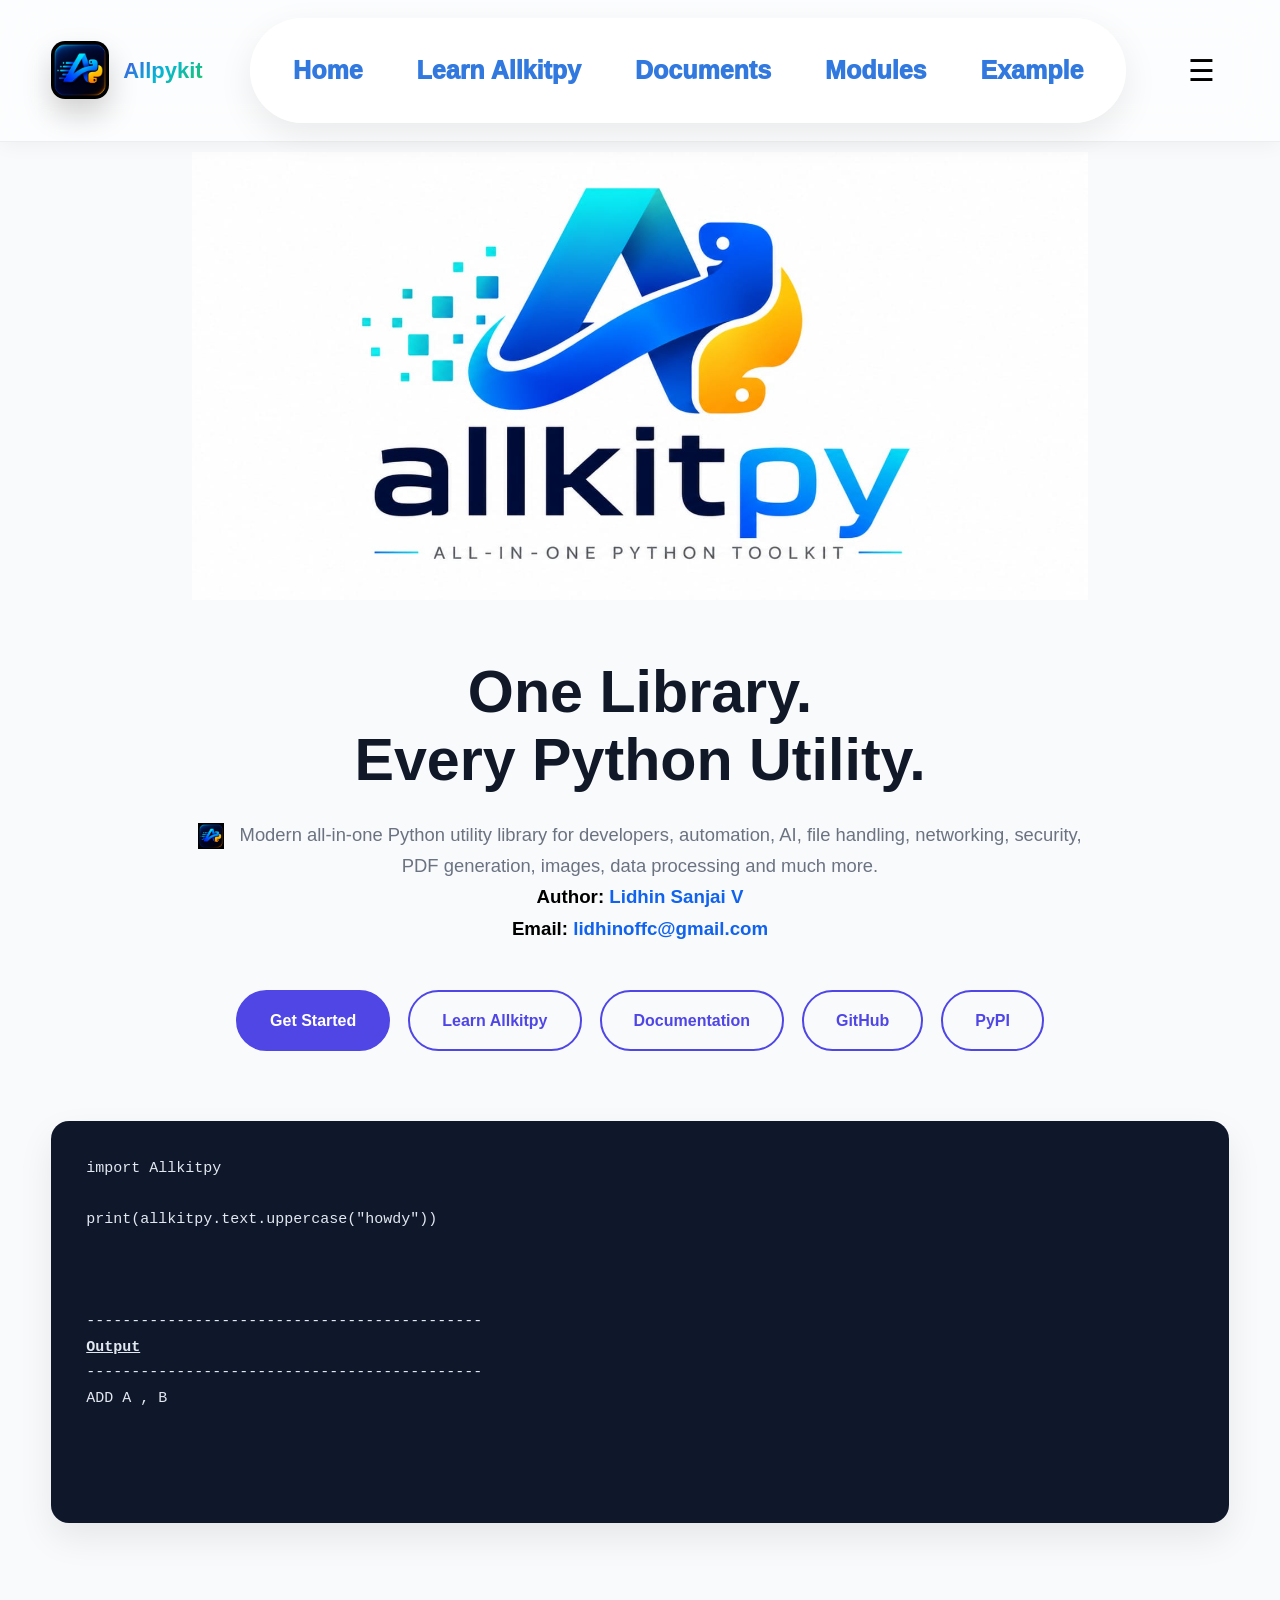
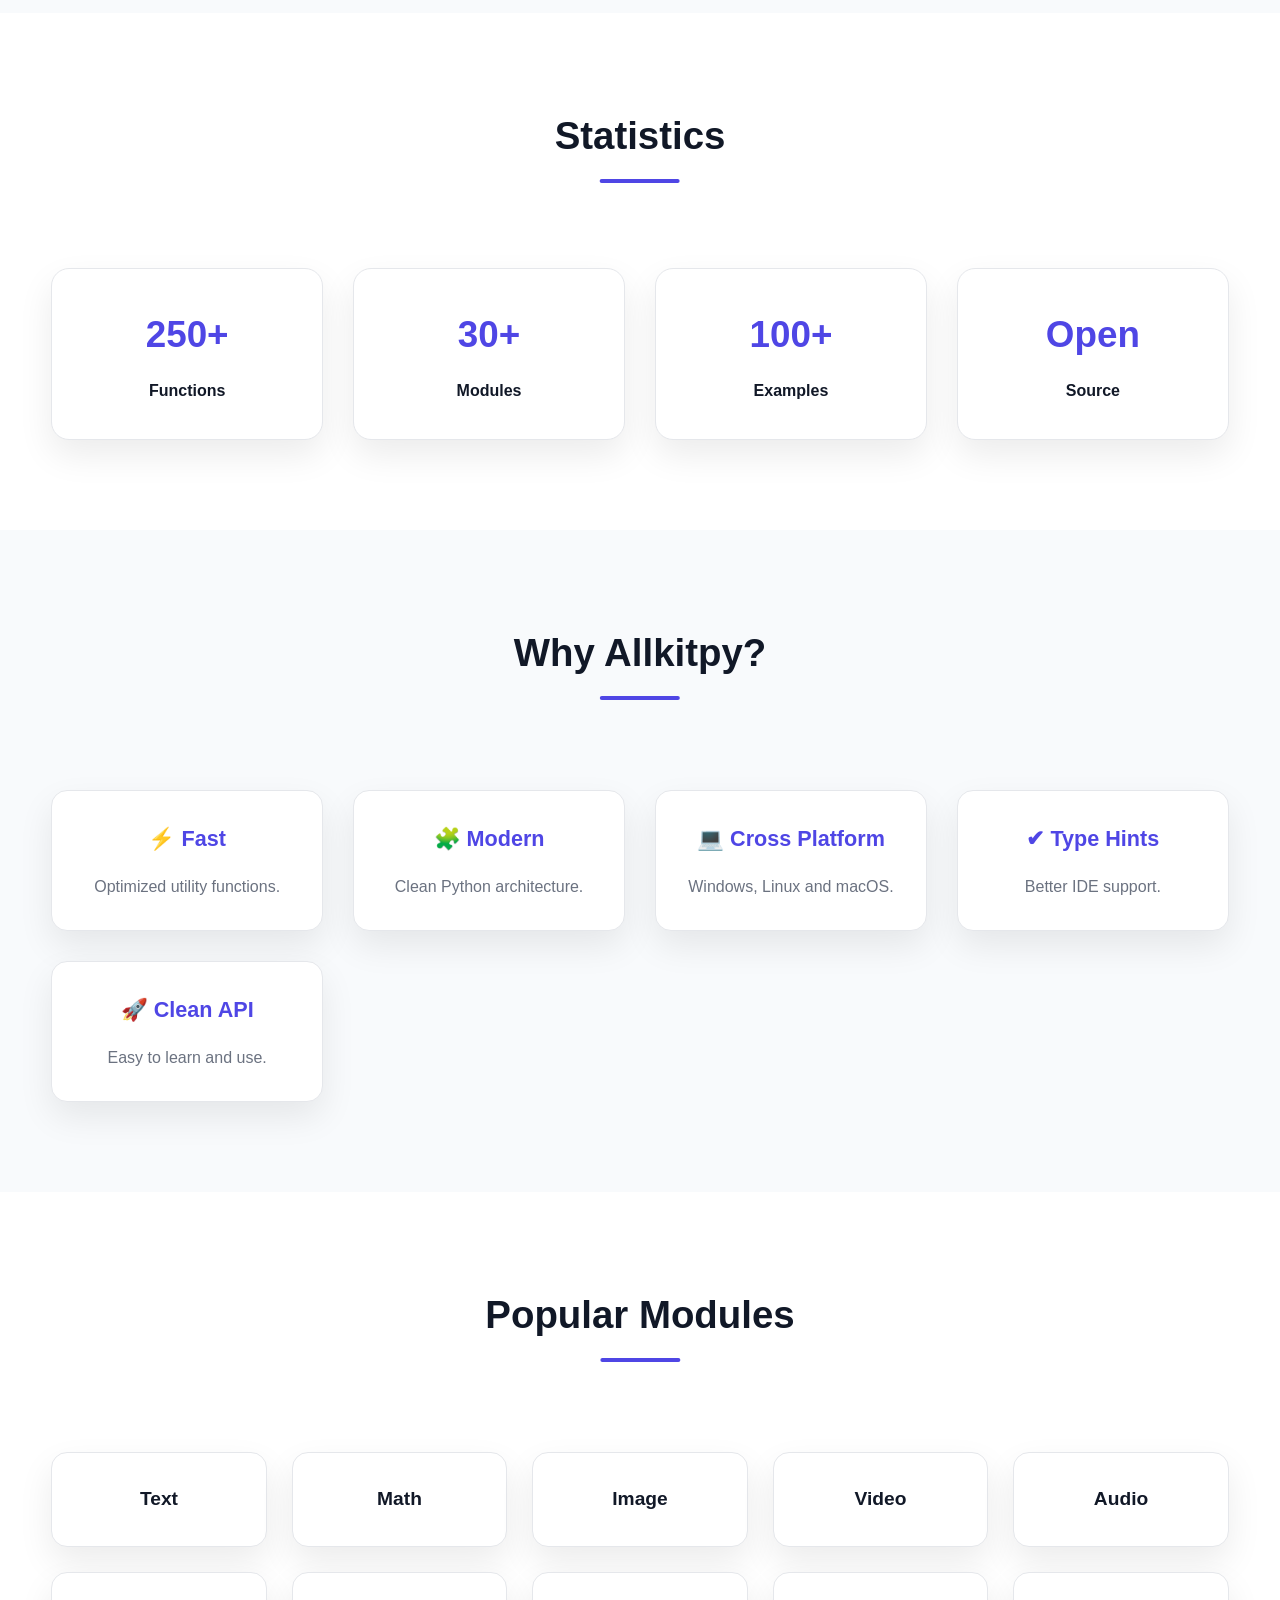
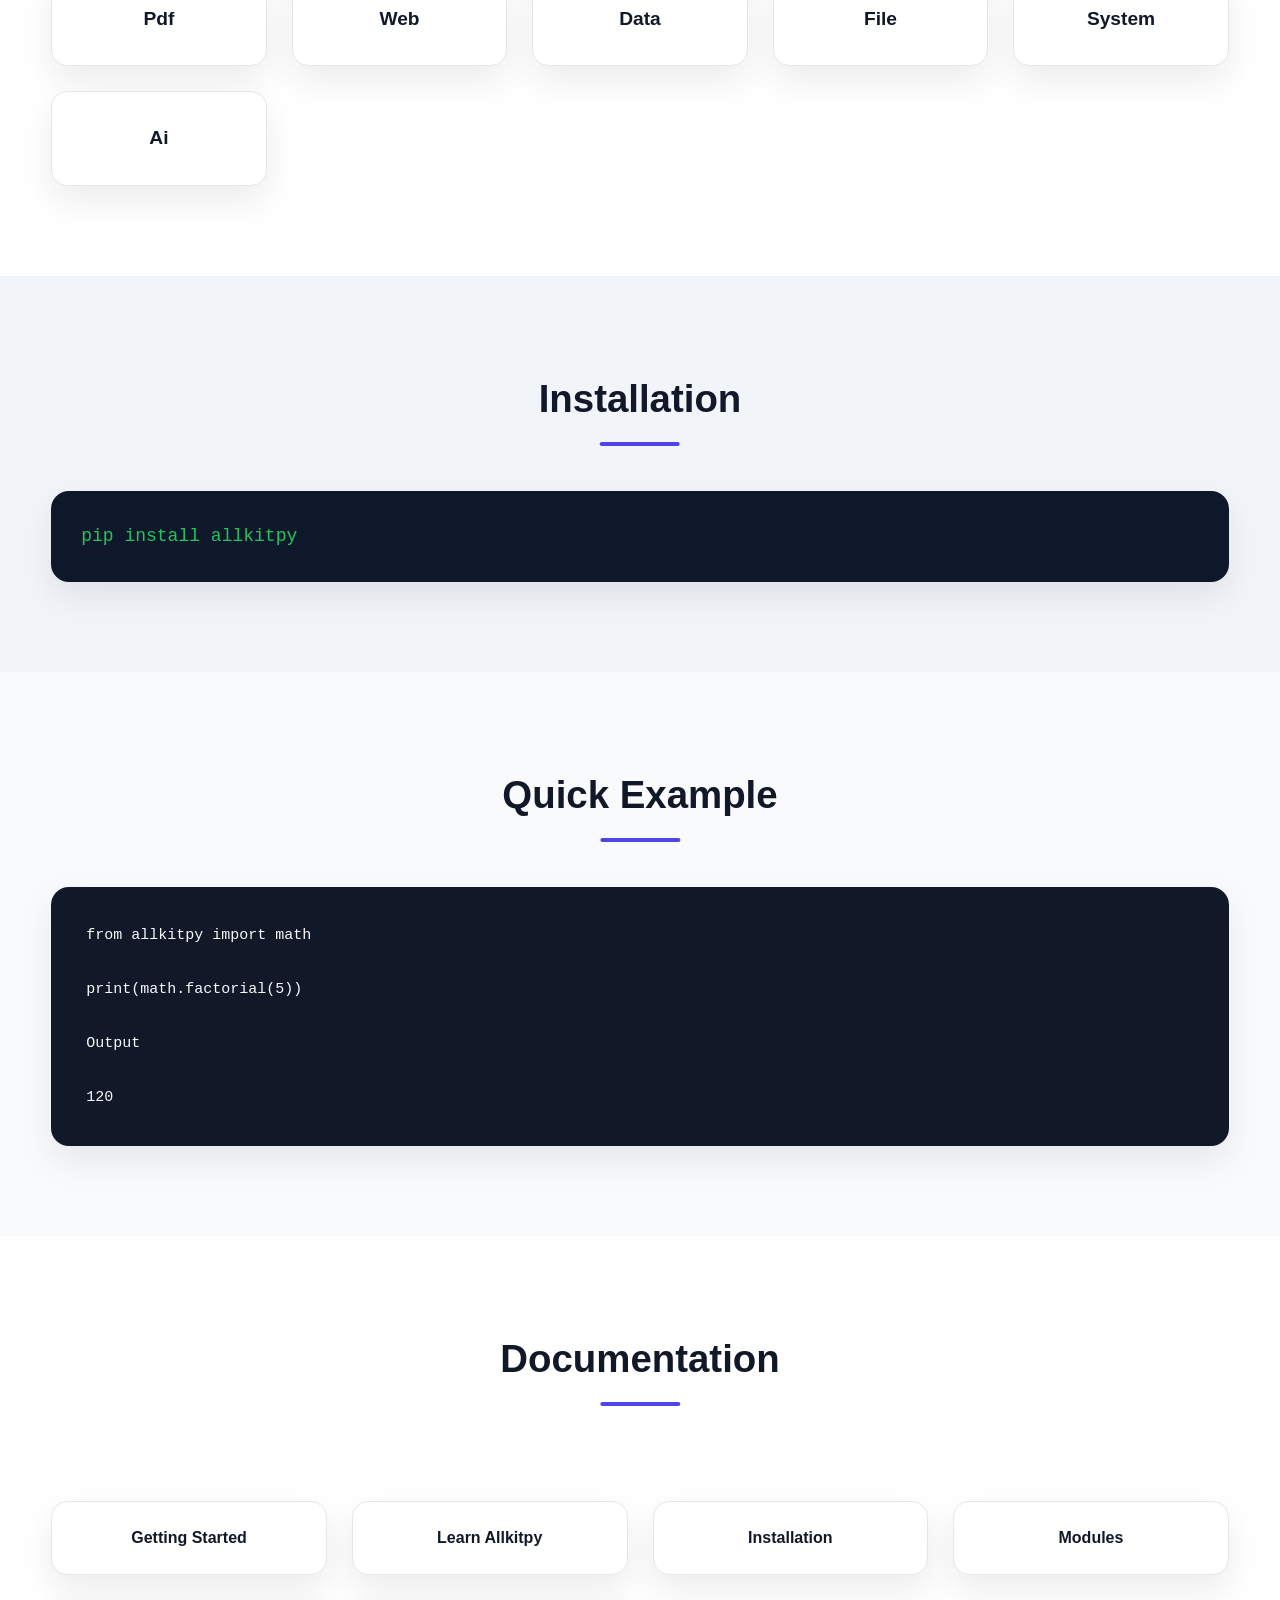
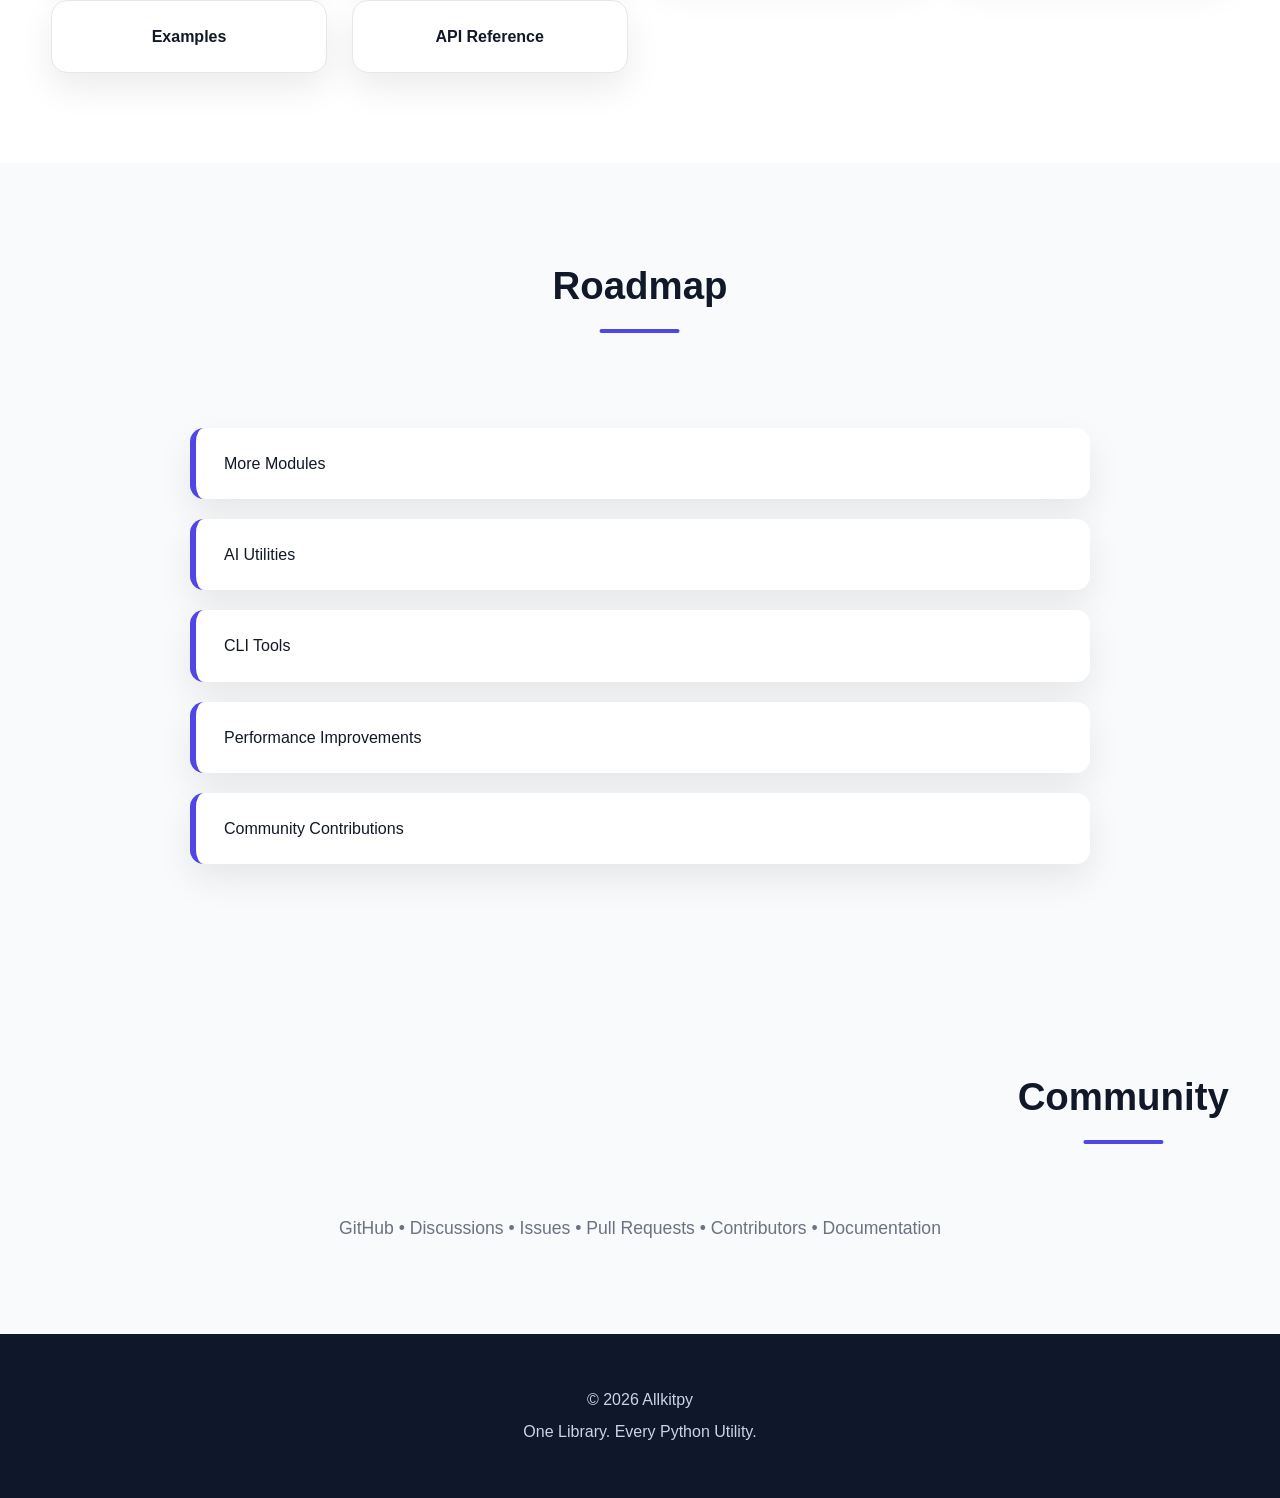
<file: index.html>
<!DOCTYPE html>
<html lang="en">

<head>

    <meta charset="UTF-8">
    <meta name="viewport"
          content="width=device-width, initial-scale=1.0">

    <title>Allkitpy | One Library. Every Python Utility.</title>

    <meta name="description"
          content="Modern all-in-one Python utility library with hundreds of useful functions for developers.">

    <link rel="icon" href="images/icon.png">

    <link rel="stylesheet"
          href="style.css">

</head>

<body>

<header class="header">

    <div class="header-inner">

        <a class="brand" href="#">
            <img src="images/icon.png" alt="Allpykit">
            <span>Allpykit</span>
        </a>

        <nav class="nav">

            <a class="nav-item" href="#home">Home</a>
            <a class="nav-item" href="examples.html">Learn Allkitpy</a>


            <a class="nav-item" href="#docs">Documents</a>
            <a class="nav-item" href="#modules">Modules</a>
            <a class="nav-item" href="examples.html">Example</a>
            <!-- <a class="nav-item" href="#roadmap">Roadmap</a> -->

        </nav>

        <button class="menu-btn">☰</button>

    </div>

</header>
<!-- ===================================================== -->
<!-- Logo -->
<!-- ===================================================== -->

<section class="logo-section">

    <img src="images/logo.jpeg"
         alt="Allkitpy Logo"
         class="main-logo">

</section>

<!-- ===================================================== -->
<!-- Hero -->
<!-- ===================================================== -->

<section
id="home"
class="hero">

    <div class="container">

        <h1>

            One Library.
            <br>
            Every Python Utility.

        </h1>

        <p>

            <img src="images/icon.png"
                 class="inline-icon"
                 alt="">

            Modern all-in-one Python utility library for
            developers, automation, AI, file handling,
            networking, security, PDF generation,
            images, data processing and much more.<br>
           <h3>
    <span style="color: rgb(0, 0, 0);">Author:</span>
    <b style="color: rgb(17, 98, 237);">Lidhin Sanjai V</b>
    <br>
    <span style="color: black;">Email:</span>
    <b style="color: rgb(17, 98, 237);">lidhinoffc@gmail.com</b>
</h3>

             
            
             
        </p>

        <div class="hero-buttons">

            <a href="#installation"
               class="btn primary">

                Get Started

            </a>

            <a href="examples.html "class="btn">Learn Allkitpy</a>


            <a href="#docs"
               class="btn">

                Documentation

            </a>

            <a href="#"
               class="btn">

                GitHub

            </a>

            <a href="#"
               class="btn">

                PyPI

            </a>

        </div>

        <div class="code-preview">

<pre><code>import Allkitpy

print(allkitpy.text.uppercase("howdy"))
<!-- print(allkitpy.math.add(10, 5)) -->


--------------------------------------------
<b><u>Output</u></b>
--------------------------------------------
ADD A , B
<!-- 15 -->


</code></pre>

        </div>

    </div>

</section>

<!-- ===================================================== -->
<!-- Statistics -->
<!-- ===================================================== -->

<section class="stats">

    <div class="container">

        <h2>

            Statistics

        </h2>

        <div class="stats-grid">

            <div>

                <h3>250+</h3>

                <p>Functions</p>

            </div>

            <div>

                <h3>30+</h3>

                <p>Modules</p>

            </div>

            <div>

                <h3>100+</h3>

                <p>Examples</p>

            </div>

            <div>

                <h3>Open</h3>

                <p>Source</p>

            </div>

        </div>

    </div>

</section>

<!-- ===================================================== -->
<!-- Why -->
<!-- ===================================================== -->

<section>

    <div class="container">

        <h2>

            Why Allkitpy?

        </h2>

        <div class="features">

            <div class="card">

                <h3>⚡ Fast</h3>

                <p>Optimized utility functions.</p>

            </div>

            <div class="card">

                <h3>🧩 Modern</h3>

                <p>Clean Python architecture.</p>

            </div>

            <div class="card">

                <h3>💻 Cross Platform</h3>

                <p>Windows, Linux and macOS.</p>

            </div>

            <div class="card">

                <h3>✔ Type Hints</h3>

                <p>Better IDE support.</p>

            </div>

            <div class="card">

                <h3>🚀 Clean API</h3>

                <p>Easy to learn and use.</p>

            </div>

        </div>

    </div>

</section>

<!-- ===================================================== -->
<!-- Modules -->
<!-- ===================================================== -->

<section
id="modules">

    <div class="container">

        <h2>

            Popular Modules

        </h2>

        <div class="module-grid">

            <!-- <a class="nav-item" href="examples.html">Documents</a> -->
            <!-- <div class="card" href="examples.html"> Text</div> -->
           <!-- <a href="text.html" style="text-decoration: none; color: inherit;"><div class="card">Text</div>
</a> -->
           <div class="card" onclick="window.location.href='text.html';">Text</div>
           <div class="card" onclick="window.location.href='math.html';">Math</div>

            <!-- <div class="card">Math</div> -->
           <div class="card" onclick="window.location.href='image.html';">Image</div>
           <div class="card" onclick="window.location.href='video.html';">Video</div>
           <div class="card" onclick="window.location.href='audio.html';">Audio</div>
           <div class="card" onclick="window.location.href='pdf.html';">Pdf</div>
           <div class="card" onclick="window.location.href='web.html';">Web</div>
           <div class="card" onclick="window.location.href='data.html';">Data</div>
           <div class="card" onclick="window.location.href='file.html';">File</div>
           <div class="card" onclick="window.location.href='system.html';">System</div>
           <div class="card" onclick="window.location.href='ai.html';">Ai</div>





            <!-- <div class="card">File</div>

            <div class="card">PDF</div>

            <div class="card">Image</div>

            <div class="card">CSV</div>

            <div class="card">JSON</div>

            <div class="card">AI</div>

            <div class="card">Security</div> -->

        </div>

    </div>

</section>

<!-- ===================================================== -->
<!-- Installation -->
<!-- ===================================================== -->

<section
id="installation">

    <div class="container">

        <h2>

            Installation

        </h2>

<pre><code>pip install allkitpy</code></pre>

    </div>

</section>

<!-- ===================================================== -->
<!-- Example -->
<!-- ===================================================== -->

<section
id="examples">

    <div class="container">

        <h2>

            Quick Example

        </h2>

<pre><code>from allkitpy import math

print(math.factorial(5))

Output

120</code></pre>

    </div>

</section>

<!-- ===================================================== -->
<!-- Documentation -->
<!-- ===================================================== -->

<section
id="docs">

    <div class="container">

        <h2>

            Documentation

        </h2>

        <div class="doc-links">

            <a href="#">Getting Started</a>

            <a href="examples.html">Learn Allkitpy</a>


            <a href="#">Installation</a>

            <a href="#">Modules</a>

            <a href="#">Examples</a>

            <a href="#">API Reference</a>

        </div>

    </div>

</section>

<!-- ===================================================== -->
<!-- Roadmap -->
<!-- ===================================================== -->

<section
id="roadmap">

    <div class="container">

        <h2>

            Roadmap

        </h2>

        <ul>

            <li>More Modules</li>

            <li>AI Utilities</li>

            <li>CLI Tools</li>

            <li>Performance Improvements</li>

            <li>Community Contributions</li>

        </ul>

    </div>

</section>

<!-- ===================================================== -->
<!-- Community -->
<!-- ===================================================== -->

<section>

    <div class="container">

        <h2>

            Community

        </h2>

        <p>

            GitHub • Discussions • Issues • Pull Requests •
            Contributors • Documentation

        </p>

    </div>

</section>

<!-- ===================================================== -->
<!-- Footer -->
<!-- ===================================================== -->

<footer>

    <div class="container">

        <p>

            © 2026 Allkitpy

            <br>

            One Library. Every Python Utility.

        </p>

    </div>

</footer>

<script src="script.js"></script>

</body>
</html>
</file>
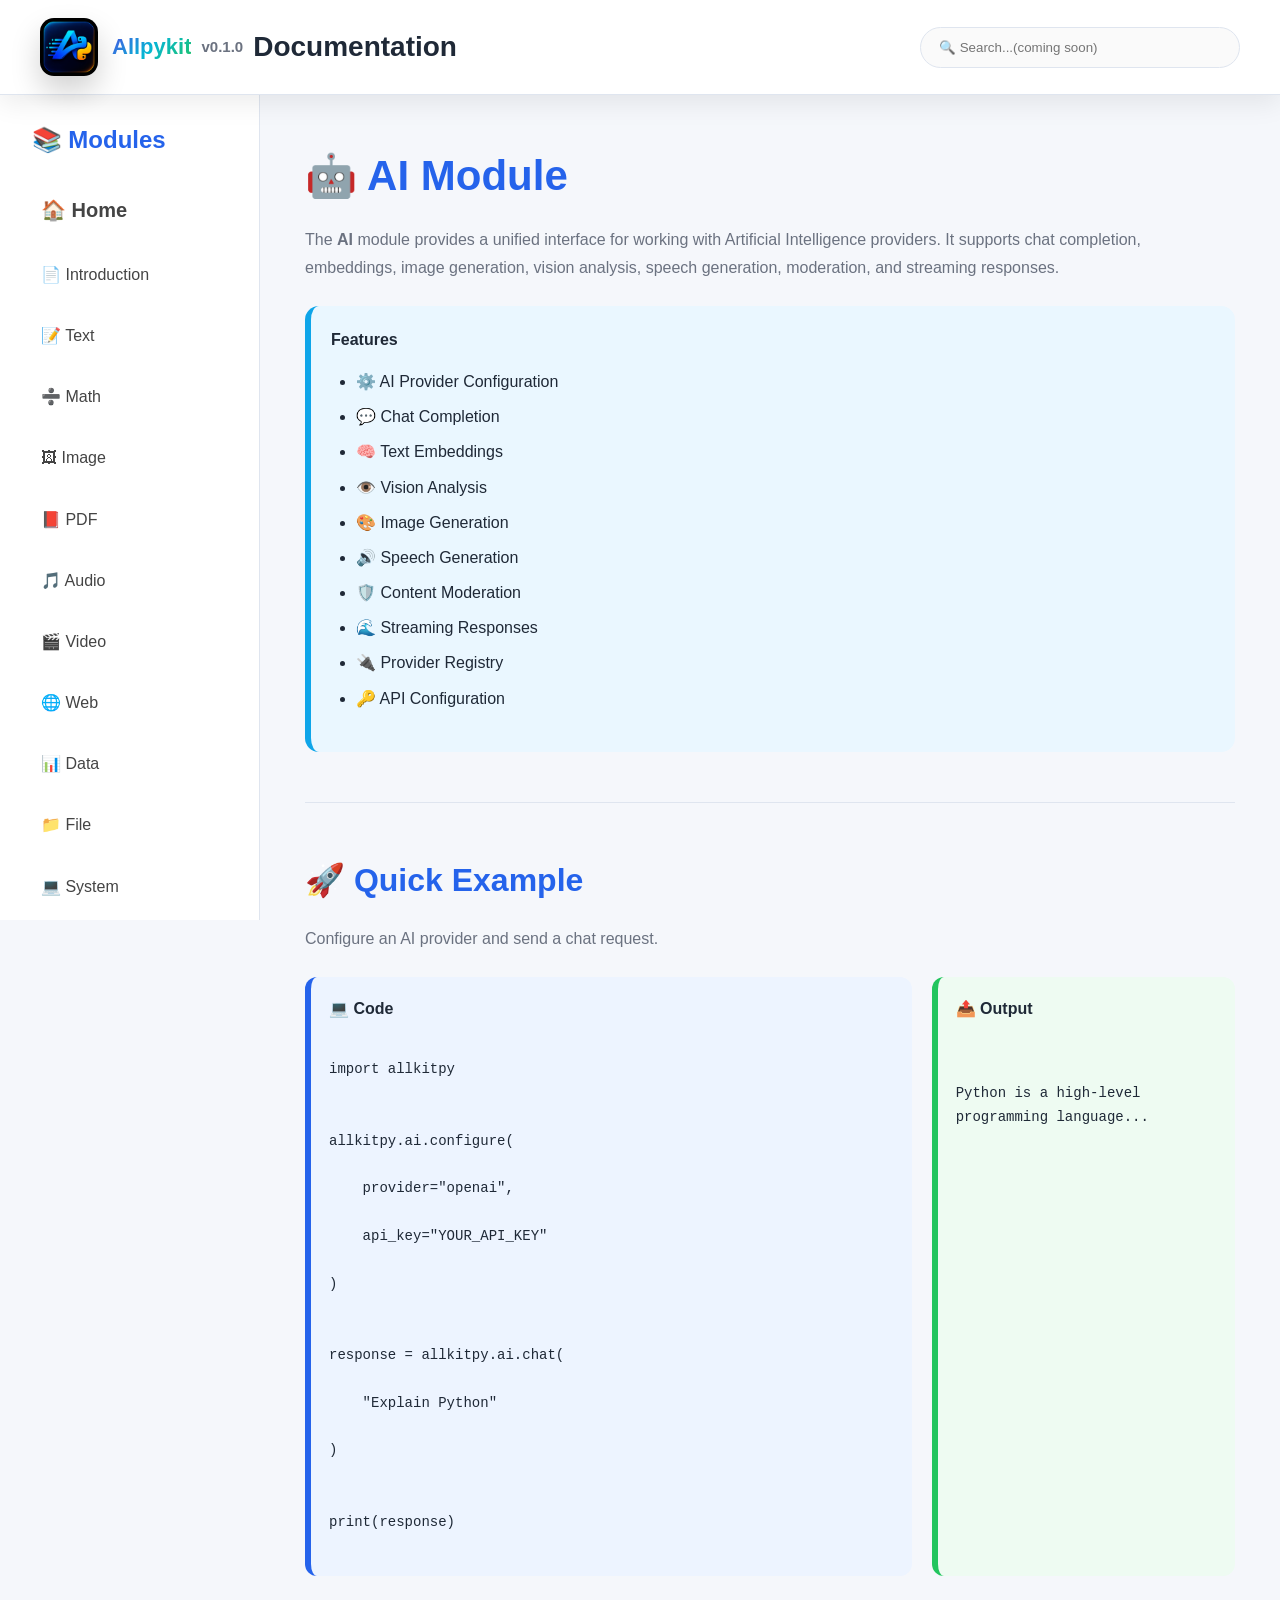
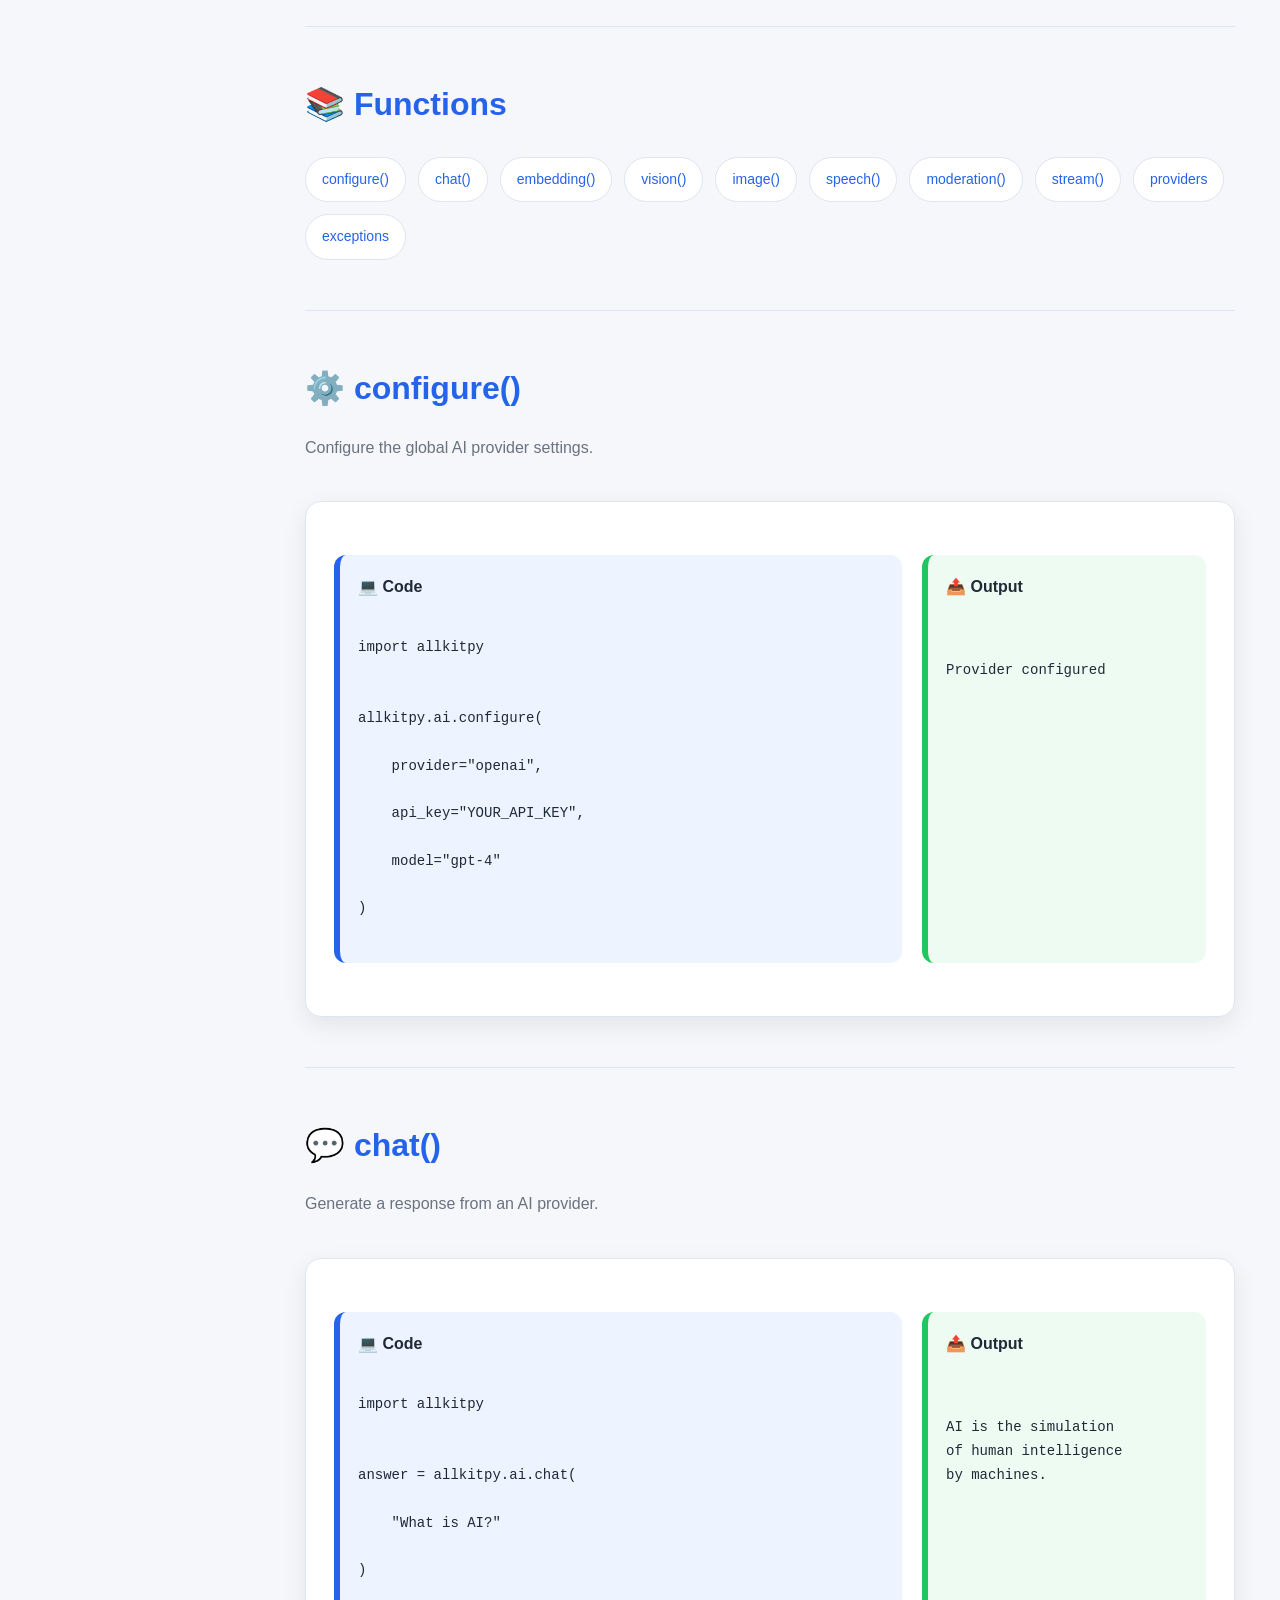
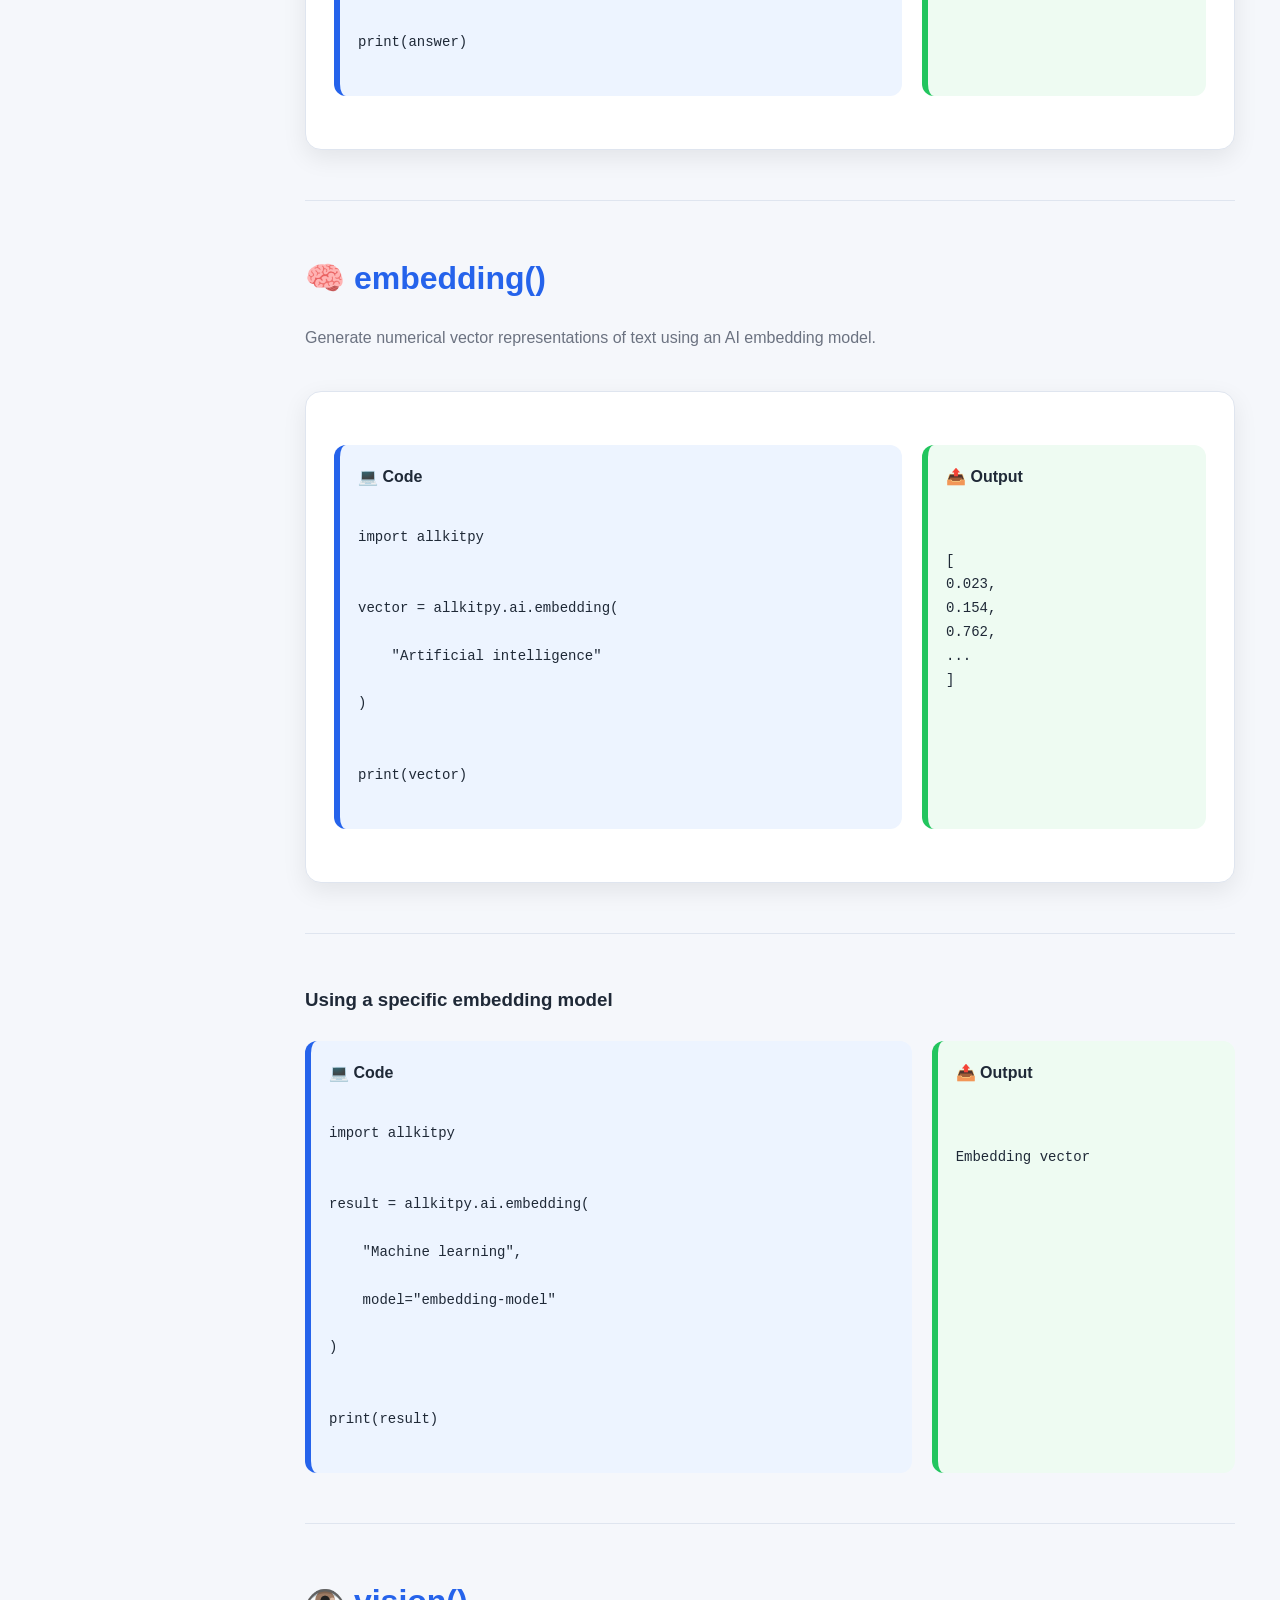
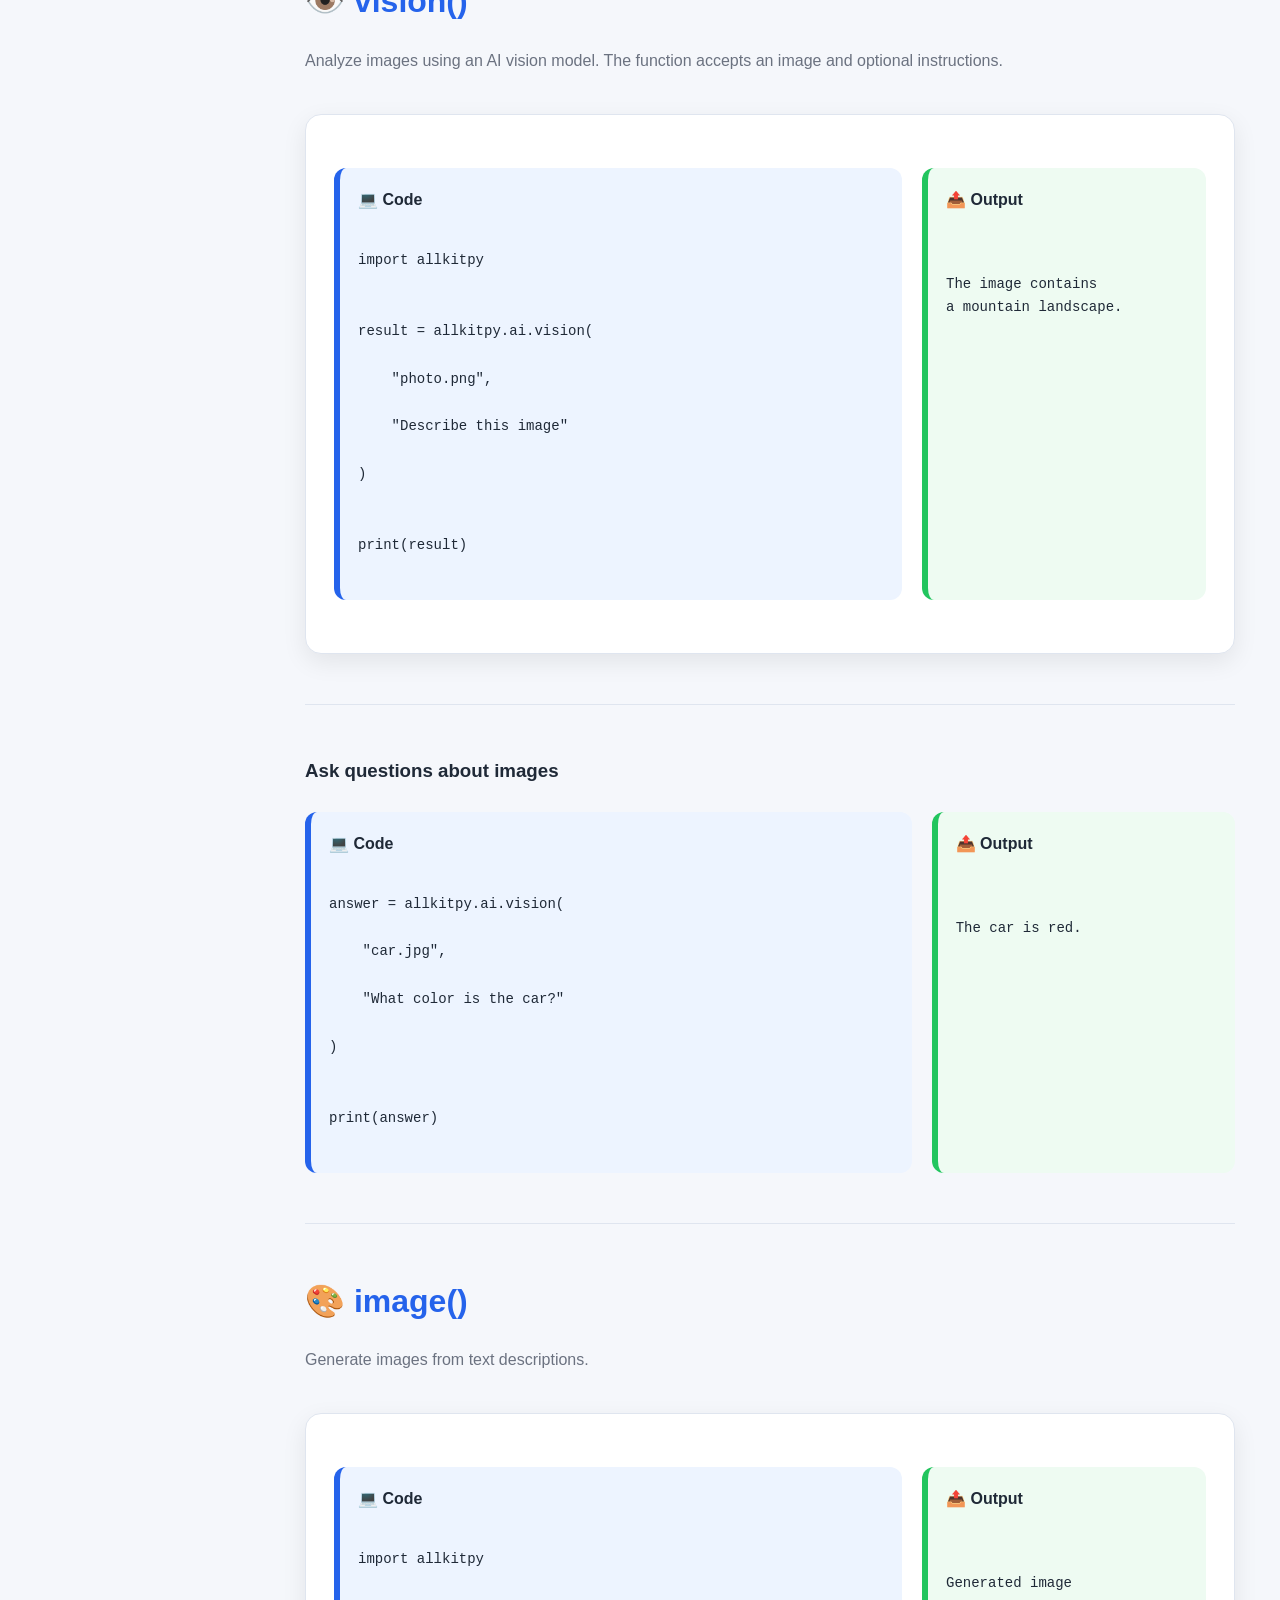
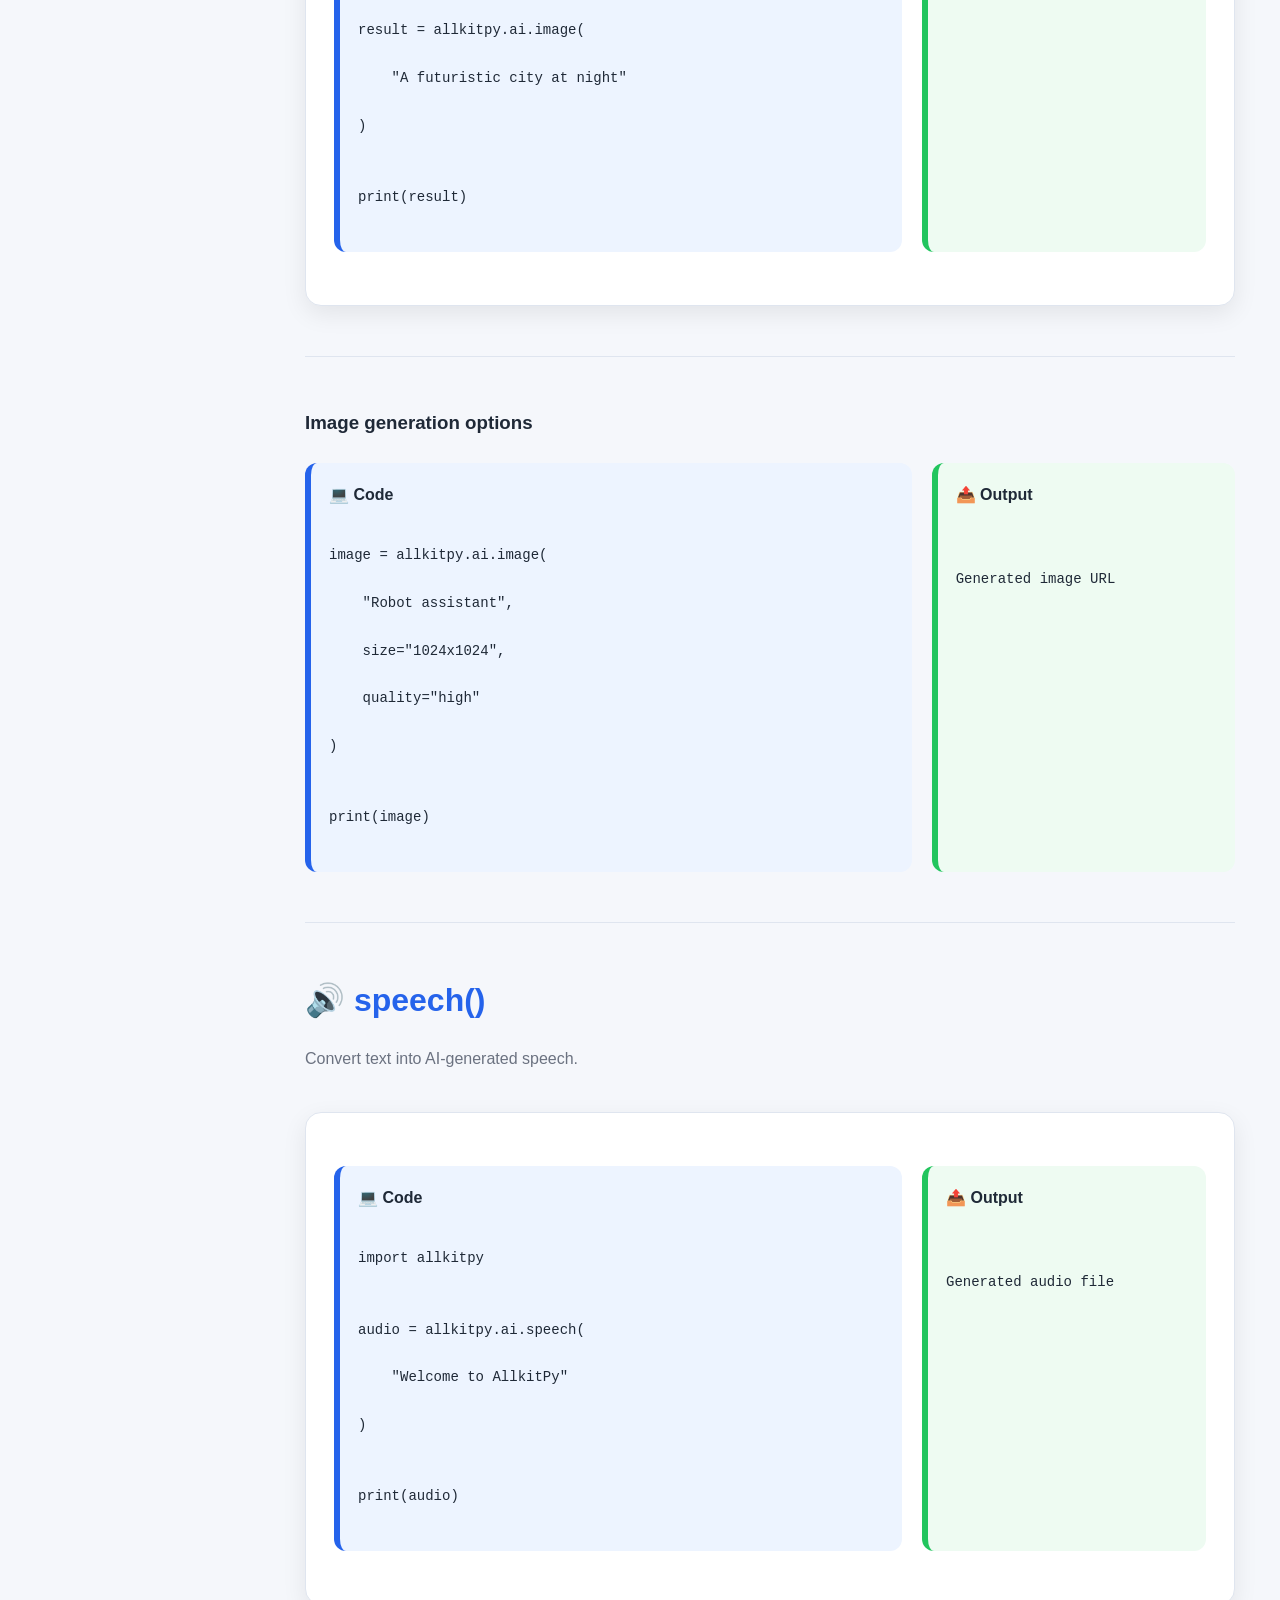
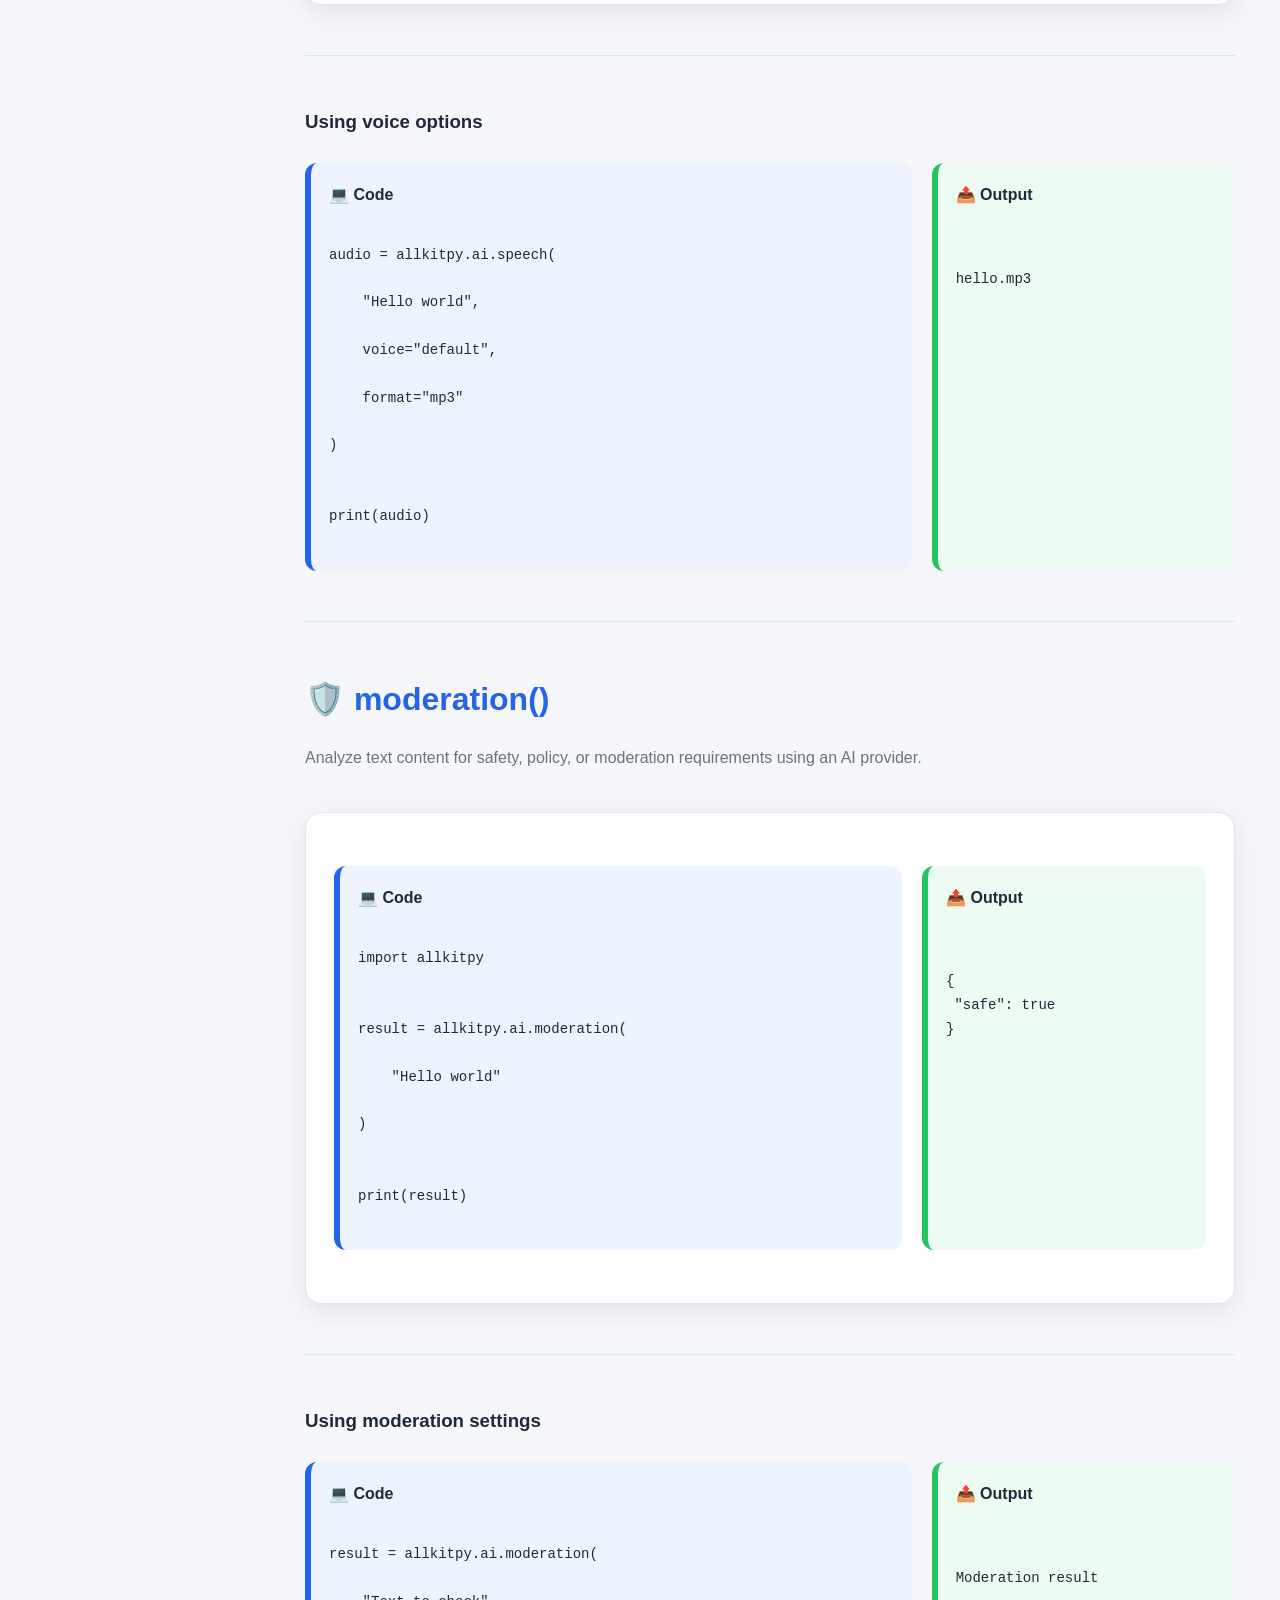
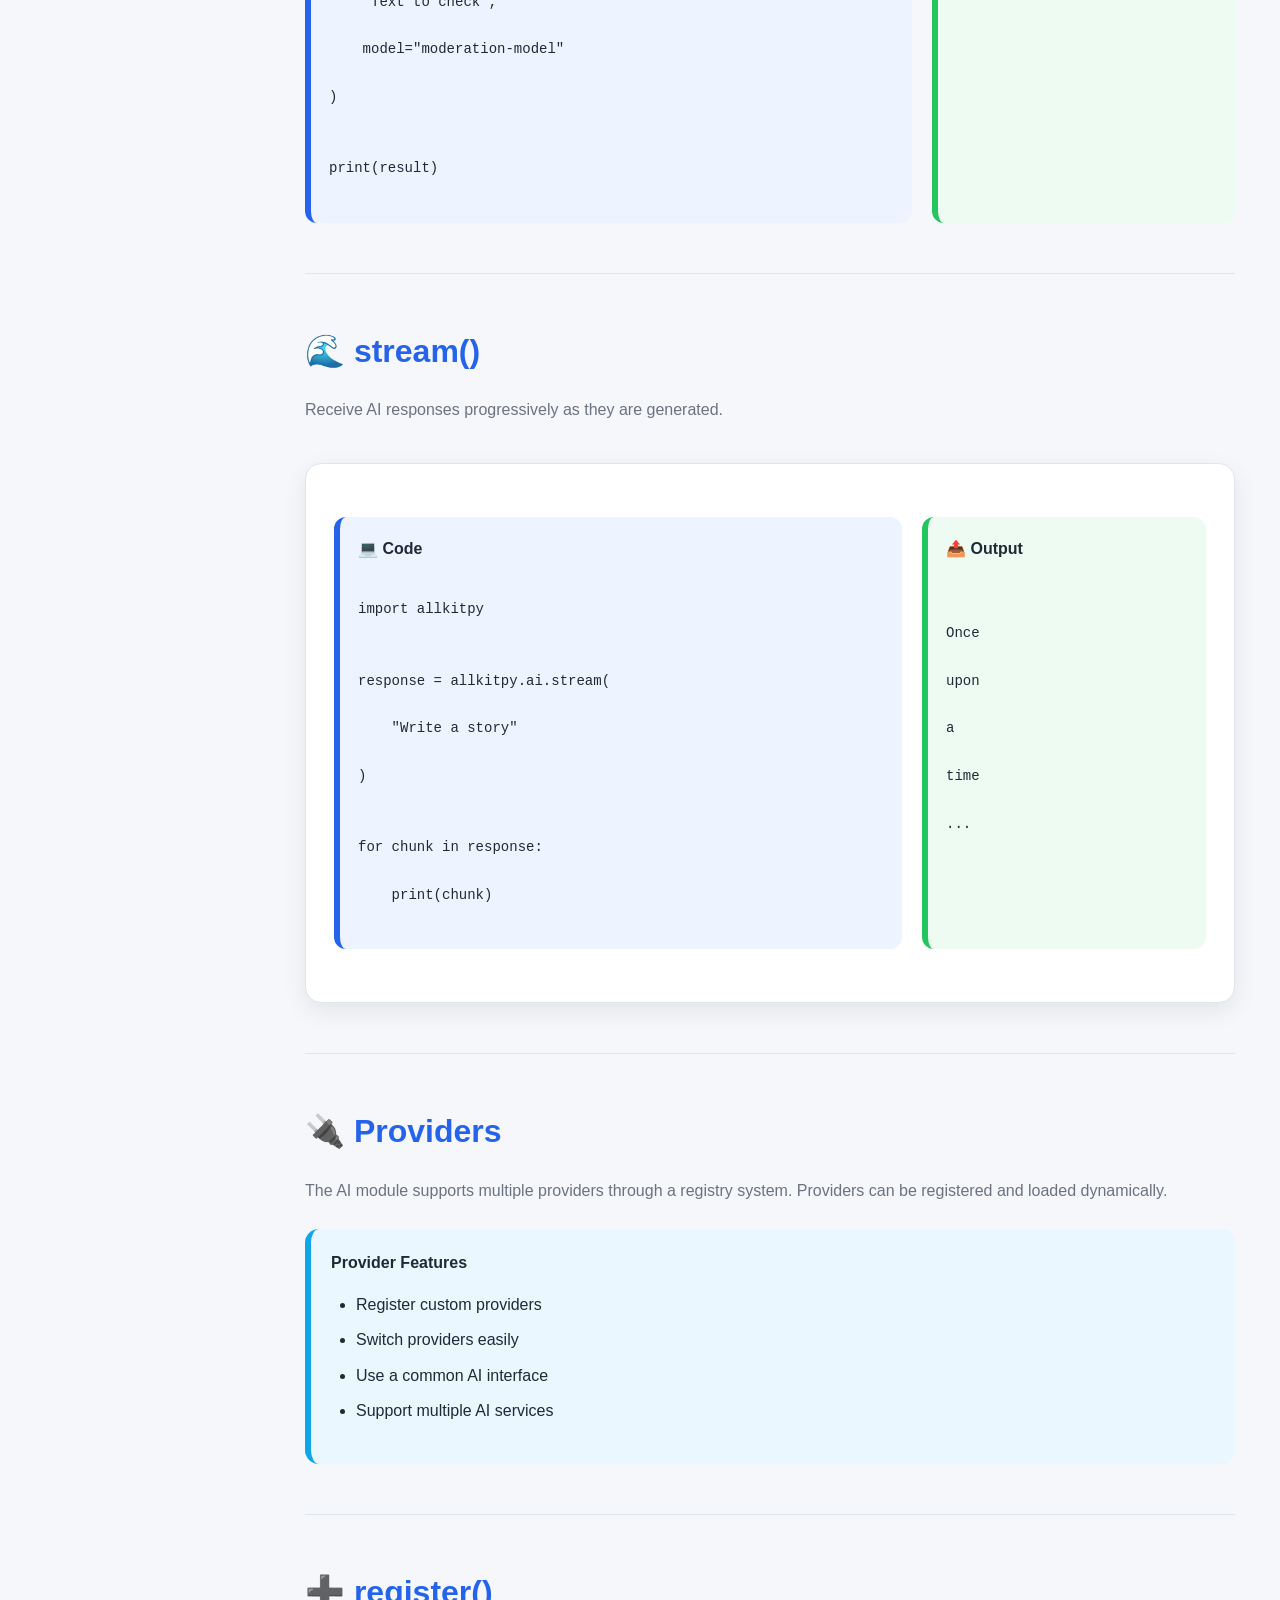
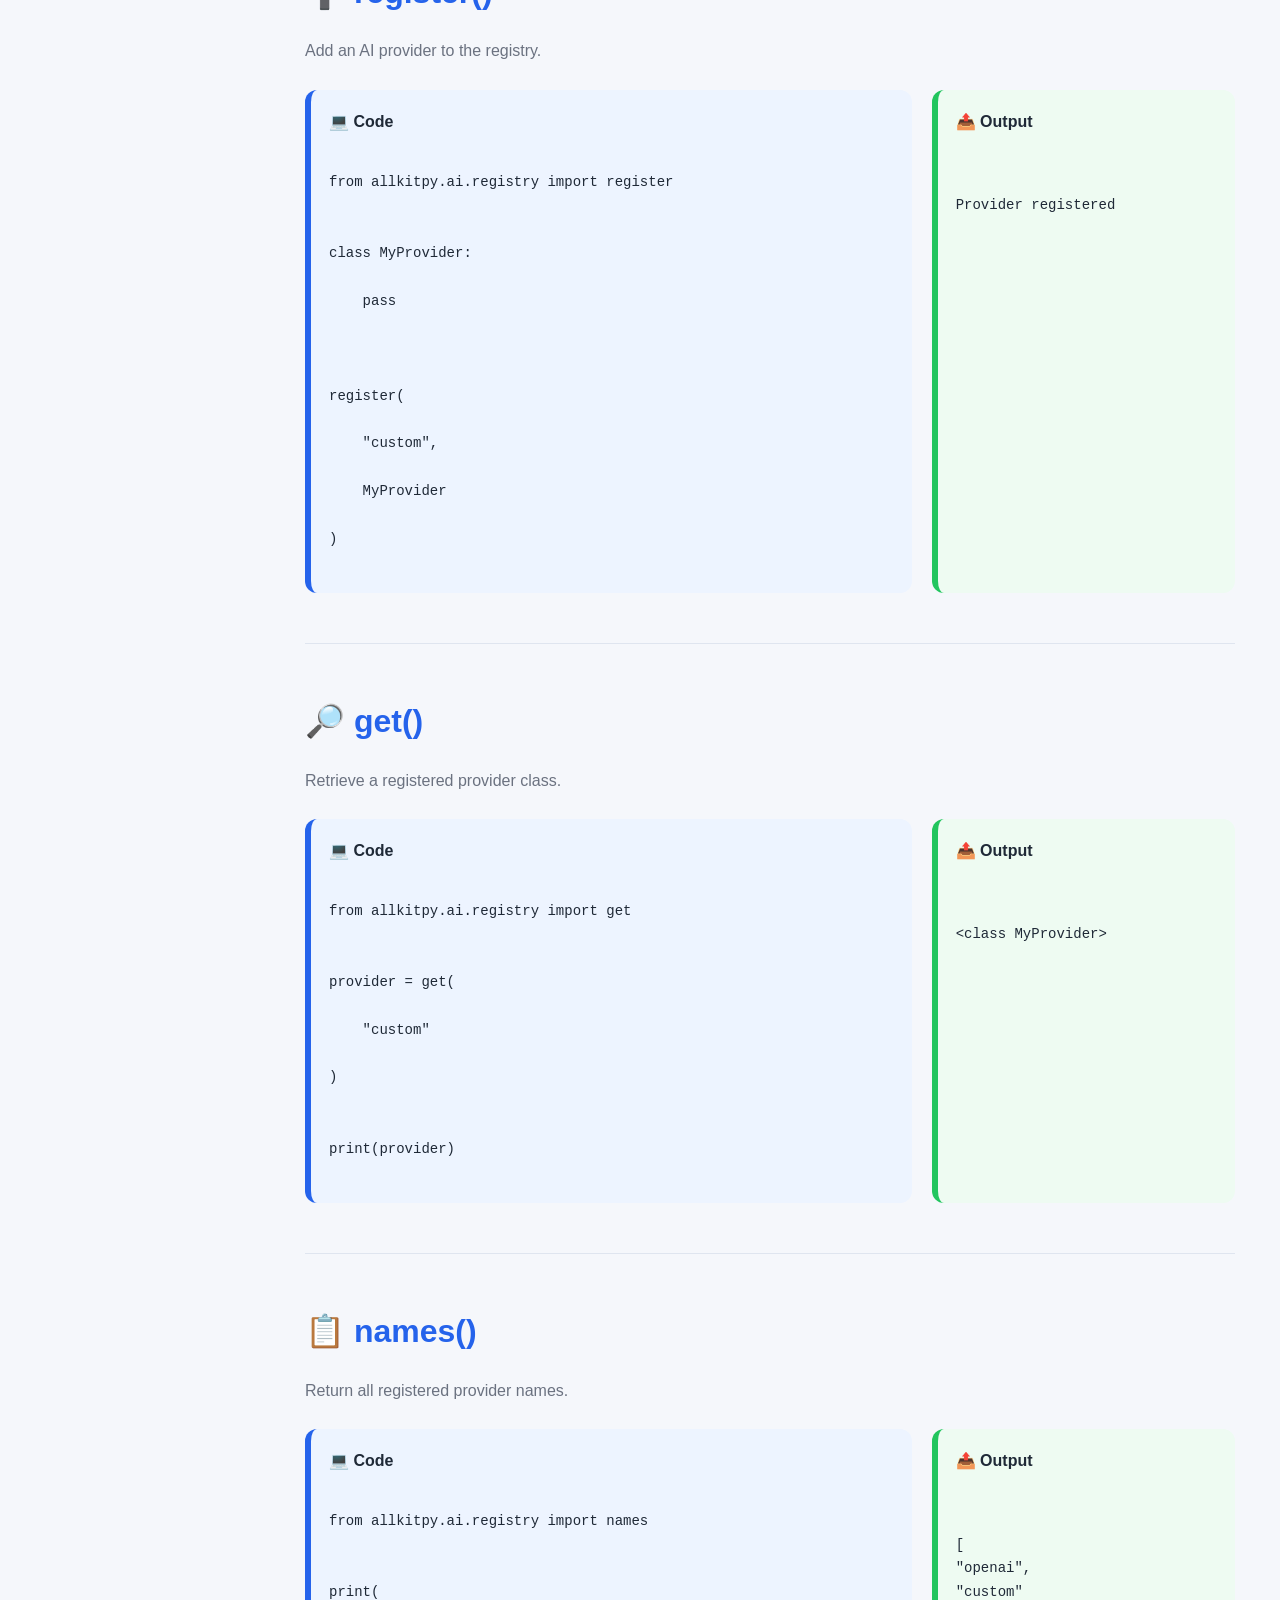
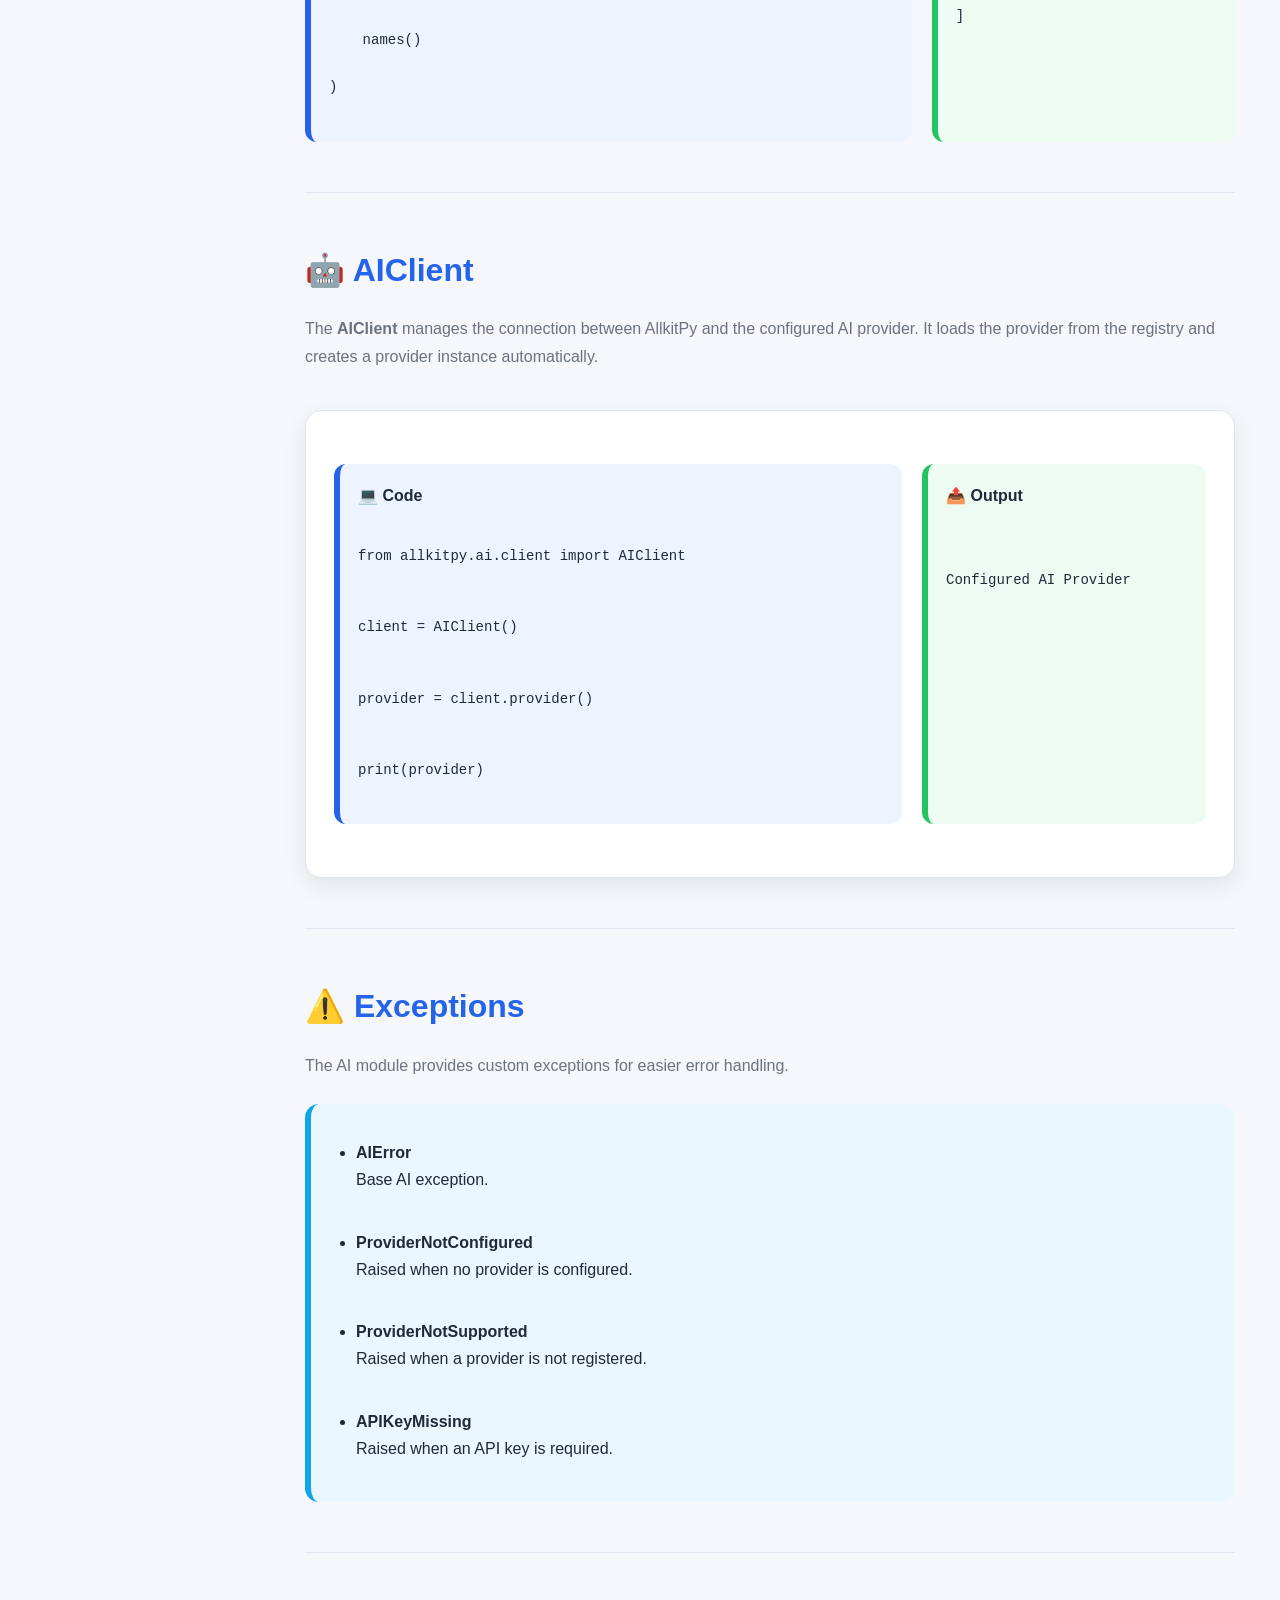
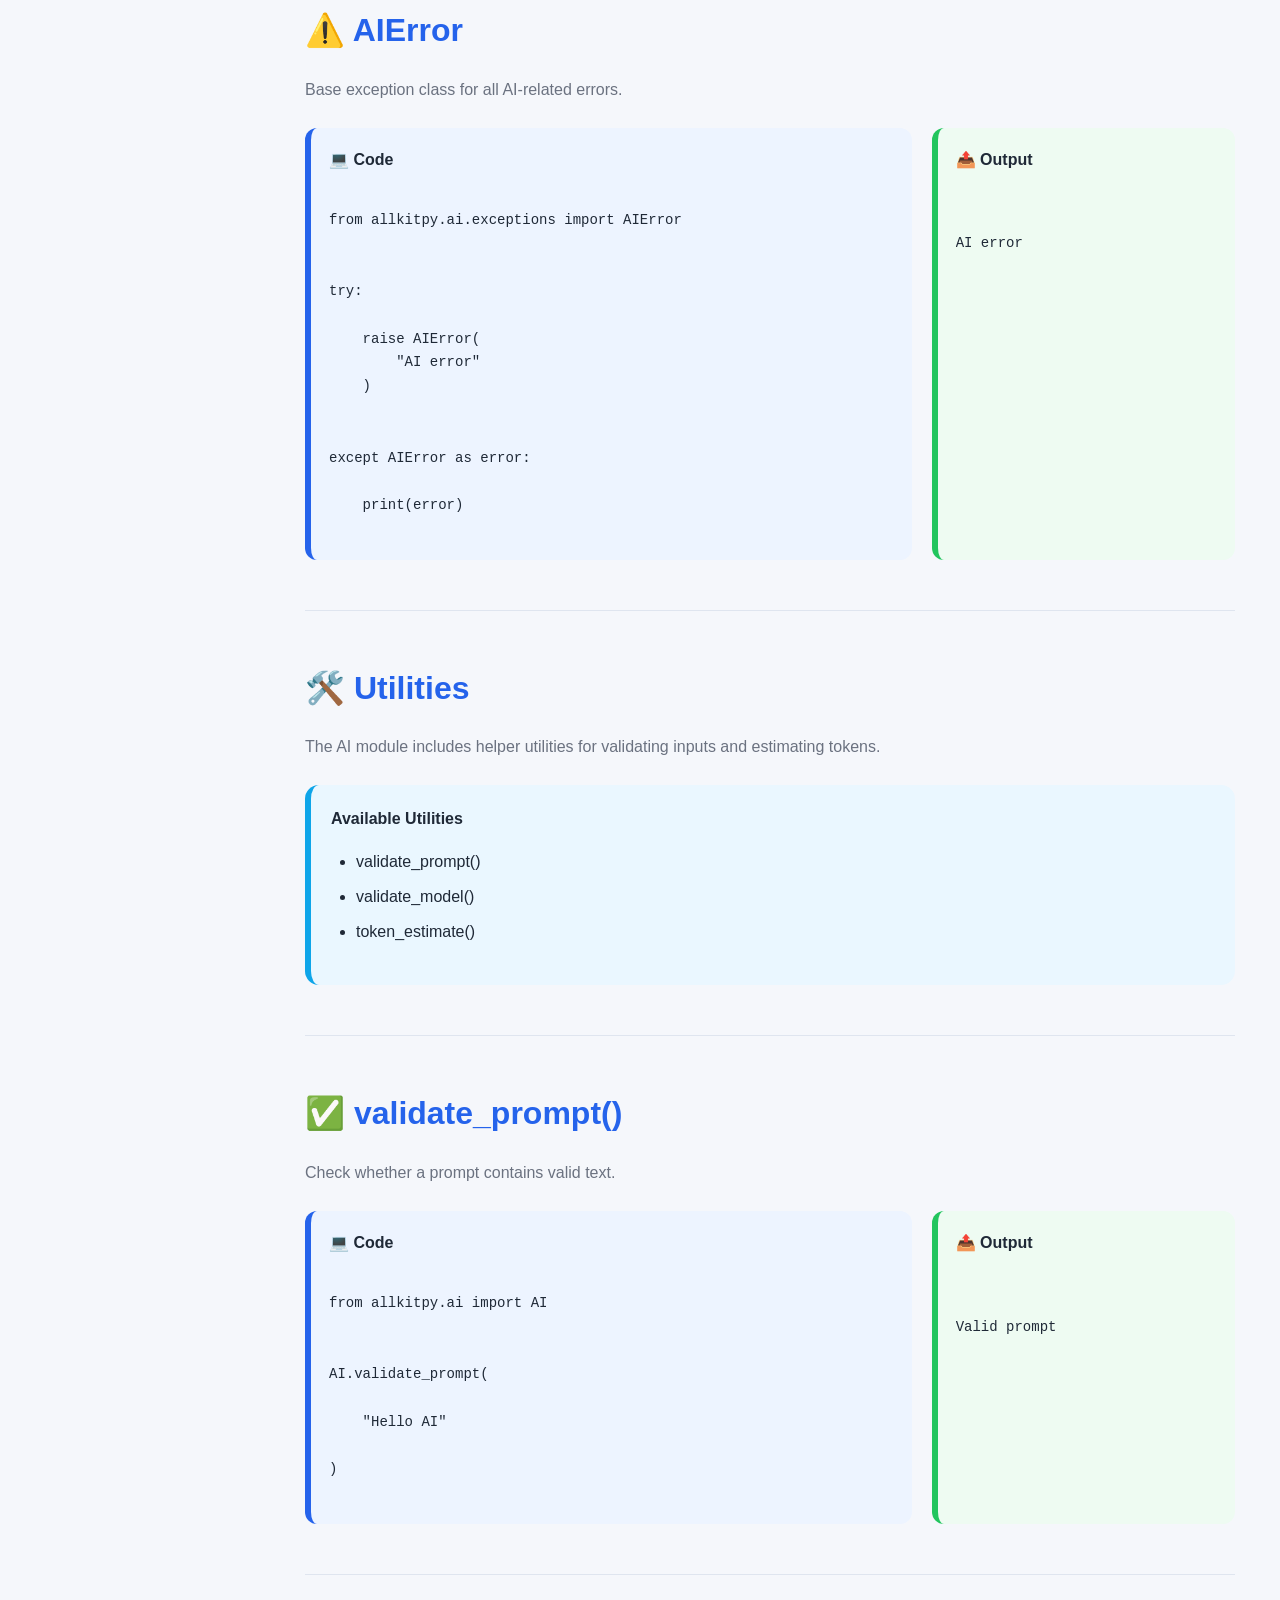
<file: ai.html>
<!DOCTYPE html>

<html lang="en">

<head>

<meta charset="UTF-8">

<meta
name="viewport"
content="width=device-width, initial-scale=1.0">

<title>AI Module | AllkitPy</title>

<link
rel="stylesheet"
href="modules.css">
<link
rel="stylesheet"
href="image.css">


</head>


<body>


<!--==========================================================
HEADER
===========================================================-->


<header class="topbar">
        <div class="logo">
            <a class="brand" href="#">
            <img src="images/icon.png" alt="Allpykit">
            <span>Allpykit</span>
            </a>
              <!-- Allkit<span>Py</span> -->
            <small>v0.1.0</small>Documentation
        </div>
        <div class="search">
            <input type="search" placeholder="🔍 Search...(coming soon)">
        </div>
    </header>

<!--==========================================================
LAYOUT
===========================================================-->

<div class="container">

<!--==========================================================
SIDEBAR
===========================================================-->

<aside class="sidebar">

    <h2>&nbsp;📚 Modules</h2>


    <nav>
        <a href="index.html" style="font-size: 20px;"><b>🏠 Home</b></a>

        <a href="examples.html">📄 Introduction</a>
        <a href="text.html">📝 Text</a>
        <a href="math.html">➗ Math</a>
        <a href="image.html">🖼 Image</a>
        <a href="pdf.html">📕 PDF</a>
        <a href="audio.html">🎵 Audio</a>
        <a href="video.html">🎬 Video</a>
        <a href="web.html">🌐 Web</a>
        <a href="data.html">📊 Data</a>
        <a href="file.html">📁 File</a>
        <a href="system.html">💻 System</a>
        <a class="active" href="ai.html">🤖 AI</a>
    </nav>

</aside>


<!--==========================================================
CONTENT
===========================================================-->


<main class="content">



<h1>

🤖 AI Module

</h1>


<p>

The <strong>AI</strong> module provides a unified interface
for working with Artificial Intelligence providers.

It supports chat completion, embeddings, image generation,
vision analysis, speech generation, moderation, and
streaming responses.

</p>



<div class="info-box">


<b>

Features

</b>


<ul>


<li>

⚙️ AI Provider Configuration

</li>


<li>

💬 Chat Completion

</li>


<li>

🧠 Text Embeddings

</li>


<li>

👁️ Vision Analysis

</li>


<li>

🎨 Image Generation

</li>


<li>

🔊 Speech Generation

</li>


<li>

🛡️ Content Moderation

</li>


<li>

🌊 Streaming Responses

</li>


<li>

🔌 Provider Registry

</li>


<li>

🔑 API Configuration

</li>


</ul>


</div>



<hr class="divider">





<!--==========================================================
QUICK EXAMPLE
===========================================================-->



<h2 class="section-title">

🚀 Quick Example

</h2>


<p>

Configure an AI provider and send a chat request.

</p>



<div class="example-grid">



<div class="code-box">


<h4>

💻 Code

</h4>



<pre><code>
import allkitpy


allkitpy.ai.configure(

    provider="openai",

    api_key="YOUR_API_KEY"

)


response = allkitpy.ai.chat(

    "Explain Python"

)


print(response)

</code></pre>


</div>



<div class="output-box">


<h4>

📤 Output

</h4>


<pre><code>

Python is a high-level
programming language...

</code></pre>


</div>



</div>




<hr class="divider">





<!--==========================================================
FUNCTIONS
===========================================================-->


<h2 class="section-title">

📚 Functions

</h2>



<div class="function-nav">


<a href="#configure">

configure()

</a>


<a href="#chat">

chat()

</a>


<a href="#embedding">

embedding()

</a>


<a href="#vision">

vision()

</a>


<a href="#image">

image()

</a>


<a href="#speech">

speech()

</a>


<a href="#moderation">

moderation()

</a>


<a href="#stream">

stream()

</a>


<a href="#providers">

providers

</a>


<a href="#exceptions">

exceptions

</a>


</div>




<hr class="divider">






<!--==========================================================
CONFIGURE
===========================================================-->



<h2
class="section-title"
id="configure">

⚙️ configure()

</h2>



<p>

Configure the global AI provider settings.

</p>




<div class="function-card">



<div class="example-grid">



<div class="code-box">


<h4>

💻 Code

</h4>


<pre><code>
import allkitpy


allkitpy.ai.configure(

    provider="openai",

    api_key="YOUR_API_KEY",

    model="gpt-4"

)

</code></pre>


</div>



<div class="output-box">


<h4>

📤 Output

</h4>


<pre><code>

Provider configured

</code></pre>


</div>



</div>


</div>





<hr class="divider">






<!--==========================================================
CHAT
===========================================================-->



<h2
class="section-title"
id="chat">

💬 chat()

</h2>



<p>

Generate a response from an AI provider.

</p>




<div class="function-card">



<div class="example-grid">



<div class="code-box">


<h4>

💻 Code

</h4>


<pre><code>
import allkitpy


answer = allkitpy.ai.chat(

    "What is AI?"

)


print(answer)

</code></pre>


</div>



<div class="output-box">


<h4>

📤 Output

</h4>


<pre><code>

AI is the simulation
of human intelligence
by machines.

</code></pre>


</div>



</div>


</div>



<hr class="divider">



<!-- PART 2 STARTS HERE -->
 <!--==========================================================
EMBEDDING
===========================================================-->


<h2
class="section-title"
id="embedding">

🧠 embedding()

</h2>


<p>

Generate numerical vector representations
of text using an AI embedding model.

</p>



<div class="function-card">


<div class="example-grid">


<div class="code-box">


<h4>

💻 Code

</h4>



<pre><code>
import allkitpy


vector = allkitpy.ai.embedding(

    "Artificial intelligence"

)


print(vector)

</code></pre>


</div>



<div class="output-box">


<h4>

📤 Output

</h4>


<pre><code>

[
0.023,
0.154,
0.762,
...
]

</code></pre>


</div>



</div>


</div>



<hr class="divider">





<!--==========================================================
EMBEDDING WITH MODEL
===========================================================-->


<h3>

Using a specific embedding model

</h3>


<div class="example-grid">


<div class="code-box">


<h4>

💻 Code

</h4>


<pre><code>
import allkitpy


result = allkitpy.ai.embedding(

    "Machine learning",

    model="embedding-model"

)


print(result)

</code></pre>


</div>



<div class="output-box">


<h4>

📤 Output

</h4>


<pre><code>

Embedding vector

</code></pre>


</div>



</div>



<hr class="divider">





<!--==========================================================
VISION
===========================================================-->



<h2
class="section-title"
id="vision">

👁️ vision()

</h2>



<p>

Analyze images using an AI vision model.

The function accepts an image and optional
instructions.

</p>



<div class="function-card">


<div class="example-grid">


<div class="code-box">


<h4>

💻 Code

</h4>



<pre><code>
import allkitpy


result = allkitpy.ai.vision(

    "photo.png",

    "Describe this image"

)


print(result)

</code></pre>


</div>



<div class="output-box">


<h4>

📤 Output

</h4>


<pre><code>

The image contains
a mountain landscape.

</code></pre>


</div>



</div>


</div>




<hr class="divider">





<!--==========================================================
VISION QUESTIONS
===========================================================-->


<h3>

Ask questions about images

</h3>



<div class="example-grid">


<div class="code-box">


<h4>

💻 Code

</h4>


<pre><code>
answer = allkitpy.ai.vision(

    "car.jpg",

    "What color is the car?"

)


print(answer)

</code></pre>


</div>



<div class="output-box">


<h4>

📤 Output

</h4>


<pre><code>

The car is red.

</code></pre>


</div>



</div>



<hr class="divider">





<!--==========================================================
IMAGE
===========================================================-->



<h2
class="section-title"
id="image">

🎨 image()

</h2>



<p>

Generate images from text descriptions.

</p>




<div class="function-card">


<div class="example-grid">


<div class="code-box">


<h4>

💻 Code

</h4>



<pre><code>
import allkitpy


result = allkitpy.ai.image(

    "A futuristic city at night"

)


print(result)

</code></pre>


</div>



<div class="output-box">


<h4>

📤 Output

</h4>


<pre><code>

Generated image

</code></pre>


</div>



</div>


</div>




<hr class="divider">





<!--==========================================================
IMAGE OPTIONS
===========================================================-->



<h3>

Image generation options

</h3>



<div class="example-grid">


<div class="code-box">


<h4>

💻 Code

</h4>


<pre><code>
image = allkitpy.ai.image(

    "Robot assistant",

    size="1024x1024",

    quality="high"

)


print(image)

</code></pre>


</div>



<div class="output-box">


<h4>

📤 Output

</h4>


<pre><code>

Generated image URL

</code></pre>


</div>



</div>




<hr class="divider">





<!--==========================================================
SPEECH
===========================================================-->



<h2
class="section-title"
id="speech">

🔊 speech()

</h2>



<p>

Convert text into AI-generated speech.

</p>




<div class="function-card">


<div class="example-grid">


<div class="code-box">


<h4>

💻 Code

</h4>



<pre><code>
import allkitpy


audio = allkitpy.ai.speech(

    "Welcome to AllkitPy"

)


print(audio)

</code></pre>


</div>



<div class="output-box">


<h4>

📤 Output

</h4>


<pre><code>

Generated audio file

</code></pre>


</div>



</div>


</div>




<hr class="divider">





<!--==========================================================
SPEECH OPTIONS
===========================================================-->



<h3>

Using voice options

</h3>


<div class="example-grid">


<div class="code-box">


<h4>

💻 Code

</h4>



<pre><code>
audio = allkitpy.ai.speech(

    "Hello world",

    voice="default",

    format="mp3"

)


print(audio)

</code></pre>


</div>



<div class="output-box">


<h4>

📤 Output

</h4>


<pre><code>

hello.mp3

</code></pre>


</div>



</div>




<hr class="divider">



<!-- PART 3 STARTS HERE -->
 <!--==========================================================
MODERATION
===========================================================-->


<h2
class="section-title"
id="moderation">

🛡️ moderation()

</h2>


<p>

Analyze text content for safety, policy,
or moderation requirements using an AI provider.

</p>



<div class="function-card">


<div class="example-grid">


<div class="code-box">


<h4>

💻 Code

</h4>


<pre><code>
import allkitpy


result = allkitpy.ai.moderation(

    "Hello world"

)


print(result)

</code></pre>


</div>



<div class="output-box">


<h4>

📤 Output

</h4>


<pre><code>

{
 "safe": true
}

</code></pre>


</div>



</div>


</div>



<hr class="divider">





<!--==========================================================
MODERATION OPTIONS
===========================================================-->


<h3>

Using moderation settings

</h3>


<div class="example-grid">


<div class="code-box">


<h4>

💻 Code

</h4>



<pre><code>
result = allkitpy.ai.moderation(

    "Text to check",

    model="moderation-model"

)


print(result)

</code></pre>


</div>



<div class="output-box">


<h4>

📤 Output

</h4>


<pre><code>

Moderation result

</code></pre>


</div>



</div>




<hr class="divider">






<!--==========================================================
STREAM
===========================================================-->



<h2
class="section-title"
id="stream">

🌊 stream()

</h2>



<p>

Receive AI responses progressively as they
are generated.

</p>




<div class="function-card">


<div class="example-grid">


<div class="code-box">


<h4>

💻 Code

</h4>


<pre><code>
import allkitpy


response = allkitpy.ai.stream(

    "Write a story"

)


for chunk in response:

    print(chunk)

</code></pre>


</div>



<div class="output-box">


<h4>

📤 Output

</h4>


<pre><code>

Once

upon

a

time

...

</code></pre>


</div>



</div>


</div>




<hr class="divider">






<!--==========================================================
PROVIDERS
===========================================================-->



<h2
class="section-title"
id="providers">

🔌 Providers

</h2>



<p>

The AI module supports multiple providers through
a registry system.

Providers can be registered and loaded dynamically.

</p>



<div class="info-box">


<b>

Provider Features

</b>


<ul>


<li>

Register custom providers

</li>


<li>

Switch providers easily

</li>


<li>

Use a common AI interface

</li>


<li>

Support multiple AI services

</li>


</ul>


</div>



<hr class="divider">





<!--==========================================================
REGISTER PROVIDER
===========================================================-->



<h2 class="section-title">

➕ register()

</h2>



<p>

Add an AI provider to the registry.

</p>



<div class="example-grid">


<div class="code-box">


<h4>

💻 Code

</h4>


<pre><code>
from allkitpy.ai.registry import register


class MyProvider:

    pass



register(

    "custom",

    MyProvider

)

</code></pre>


</div>



<div class="output-box">


<h4>

📤 Output

</h4>


<pre><code>

Provider registered

</code></pre>


</div>



</div>




<hr class="divider">





<!--==========================================================
GET PROVIDER
===========================================================-->



<h2 class="section-title">

🔎 get()

</h2>



<p>

Retrieve a registered provider class.

</p>




<div class="example-grid">


<div class="code-box">


<h4>

💻 Code

</h4>



<pre><code>
from allkitpy.ai.registry import get


provider = get(

    "custom"

)


print(provider)

</code></pre>


</div>



<div class="output-box">


<h4>

📤 Output

</h4>


<pre><code>

&lt;class MyProvider&gt;

</code></pre>


</div>



</div>




<hr class="divider">





<!--==========================================================
NAMES
===========================================================-->



<h2 class="section-title">

📋 names()

</h2>



<p>

Return all registered provider names.

</p>



<div class="example-grid">


<div class="code-box">


<h4>

💻 Code

</h4>


<pre><code>
from allkitpy.ai.registry import names


print(

    names()

)

</code></pre>


</div>



<div class="output-box">


<h4>

📤 Output

</h4>


<pre><code>

[
"openai",
"custom"
]

</code></pre>


</div>



</div>




<hr class="divider">





<!--==========================================================
PART 4 STARTS HERE
EXCEPTIONS
UTILITIES
SUMMARY
FOOTER

===========================================================-->
<!--==========================================================
AI CLIENT
===========================================================-->


<h2
class="section-title">

🤖 AIClient

</h2>



<p>

The <strong>AIClient</strong> manages the connection
between AllkitPy and the configured AI provider.

It loads the provider from the registry and creates
a provider instance automatically.

</p>



<div class="function-card">


<div class="example-grid">


<div class="code-box">


<h4>

💻 Code

</h4>


<pre><code>
from allkitpy.ai.client import AIClient


client = AIClient()


provider = client.provider()


print(provider)

</code></pre>


</div>



<div class="output-box">


<h4>

📤 Output

</h4>


<pre><code>

Configured AI Provider

</code></pre>


</div>



</div>


</div>



<hr class="divider">





<!--==========================================================
EXCEPTIONS
===========================================================-->



<h2
class="section-title"
id="exceptions">

⚠️ Exceptions

</h2>



<p>

The AI module provides custom exceptions
for easier error handling.

</p>



<div class="info-box">


<ul>


<li>

<strong>AIError</strong>

<br>

Base AI exception.

</li>


<br>


<li>

<strong>ProviderNotConfigured</strong>

<br>

Raised when no provider is configured.

</li>


<br>


<li>

<strong>ProviderNotSupported</strong>

<br>

Raised when a provider is not registered.

</li>


<br>


<li>

<strong>APIKeyMissing</strong>

<br>

Raised when an API key is required.

</li>


</ul>


</div>




<hr class="divider">





<!--==========================================================
AIERROR
===========================================================-->



<h2 class="section-title">

⚠️ AIError

</h2>



<p>

Base exception class for all AI-related errors.

</p>



<div class="example-grid">


<div class="code-box">


<h4>

💻 Code

</h4>



<pre><code>
from allkitpy.ai.exceptions import AIError


try:

    raise AIError(
        "AI error"
    )


except AIError as error:

    print(error)

</code></pre>


</div>



<div class="output-box">


<h4>

📤 Output

</h4>


<pre><code>

AI error

</code></pre>


</div>



</div>




<hr class="divider">






<!--==========================================================
UTILITIES
===========================================================-->



<h2
class="section-title">

🛠️ Utilities

</h2>



<p>

The AI module includes helper utilities
for validating inputs and estimating tokens.

</p>



<div class="info-box">


<b>

Available Utilities

</b>


<ul>


<li>

validate_prompt()

</li>


<li>

validate_model()

</li>


<li>

token_estimate()

</li>


</ul>


</div>




<hr class="divider">






<!--==========================================================
VALIDATE PROMPT
===========================================================-->



<h2 class="section-title">

✅ validate_prompt()

</h2>



<p>

Check whether a prompt contains valid text.

</p>



<div class="example-grid">


<div class="code-box">


<h4>

💻 Code

</h4>


<pre><code>
from allkitpy.ai import AI


AI.validate_prompt(

    "Hello AI"

)

</code></pre>


</div>



<div class="output-box">


<h4>

📤 Output

</h4>


<pre><code>

Valid prompt

</code></pre>


</div>



</div>




<hr class="divider">





<!--==========================================================
VALIDATE MODEL
===========================================================-->



<h2 class="section-title">

🧩 validate_model()

</h2>



<p>

Validate that a model name is provided.

</p>



<div class="example-grid">


<div class="code-box">


<h4>

💻 Code

</h4>



<pre><code>
from allkitpy.ai import AI


AI.validate_model(

    "gpt-model"

)

</code></pre>


</div>



<div class="output-box">


<h4>

📤 Output

</h4>


<pre><code>

Valid model

</code></pre>


</div>



</div>




<hr class="divider">





<!--==========================================================
TOKEN ESTIMATE
===========================================================-->



<h2 class="section-title">

🔢 token_estimate()

</h2>



<p>

Estimate approximate token usage from text length.

</p>



<div class="example-grid">


<div class="code-box">


<h4>

💻 Code

</h4>


<pre><code>
from allkitpy.ai import AI


tokens = AI.token_estimate(

    "Hello world"

)


print(tokens)

</code></pre>


</div>



<div class="output-box">


<h4>

📤 Output

</h4>


<pre><code>

2

</code></pre>


</div>



</div>




<hr class="divider">





<!--==========================================================
WORKFLOW
===========================================================-->



<h2 class="section-title">

🚀 Complete Workflow

</h2>



<div class="example-grid">


<div class="code-box">


<h4>

💻 Code

</h4>


<pre><code>
import allkitpy


allkitpy.ai.configure(

    provider="openai",

    api_key="KEY"

)



response = allkitpy.ai.chat(

    "Create a Python example"

)



print(response)

</code></pre>


</div>



<div class="output-box">


<h4>

📤 Output

</h4>


<pre><code>

AI generated response

</code></pre>


</div>



</div>




<hr class="divider">





<!--==========================================================
SUMMARY
===========================================================-->



<h2 class="section-title">

📘 AI Module Summary

</h2>



<p>

The <strong>AllkitPy AI module</strong> provides a
simple and unified interface for modern AI workflows.

It supports conversations, embeddings, vision,
image generation, speech, moderation, streaming,
and custom provider integration.

</p>



<div class="info-box">


<b>

Supported Features

</b>


<ul>


<li>

💬 Chat

</li>


<li>

🧠 Embeddings

</li>


<li>

👁️ Vision

</li>


<li>

🎨 Image Generation

</li>


<li>

🔊 Speech

</li>


<li>

🛡️ Moderation

</li>


<li>

🌊 Streaming

</li>


<li>

🔌 Custom Providers

</li>


</ul>


</div>




<hr class="divider">





<!--==========================================================
FOOTER
===========================================================-->



<footer class="footer">


<p>

<strong>

AllkitPy AI Module Documentation

</strong>

</p>



<p>

Build AI-powered applications with a clean,
provider-independent Python interface.

</p>



<p>

© 2026 AllkitPy Documentation

</p>



</footer>



</main>



</div>



</body>


</html>
</file>
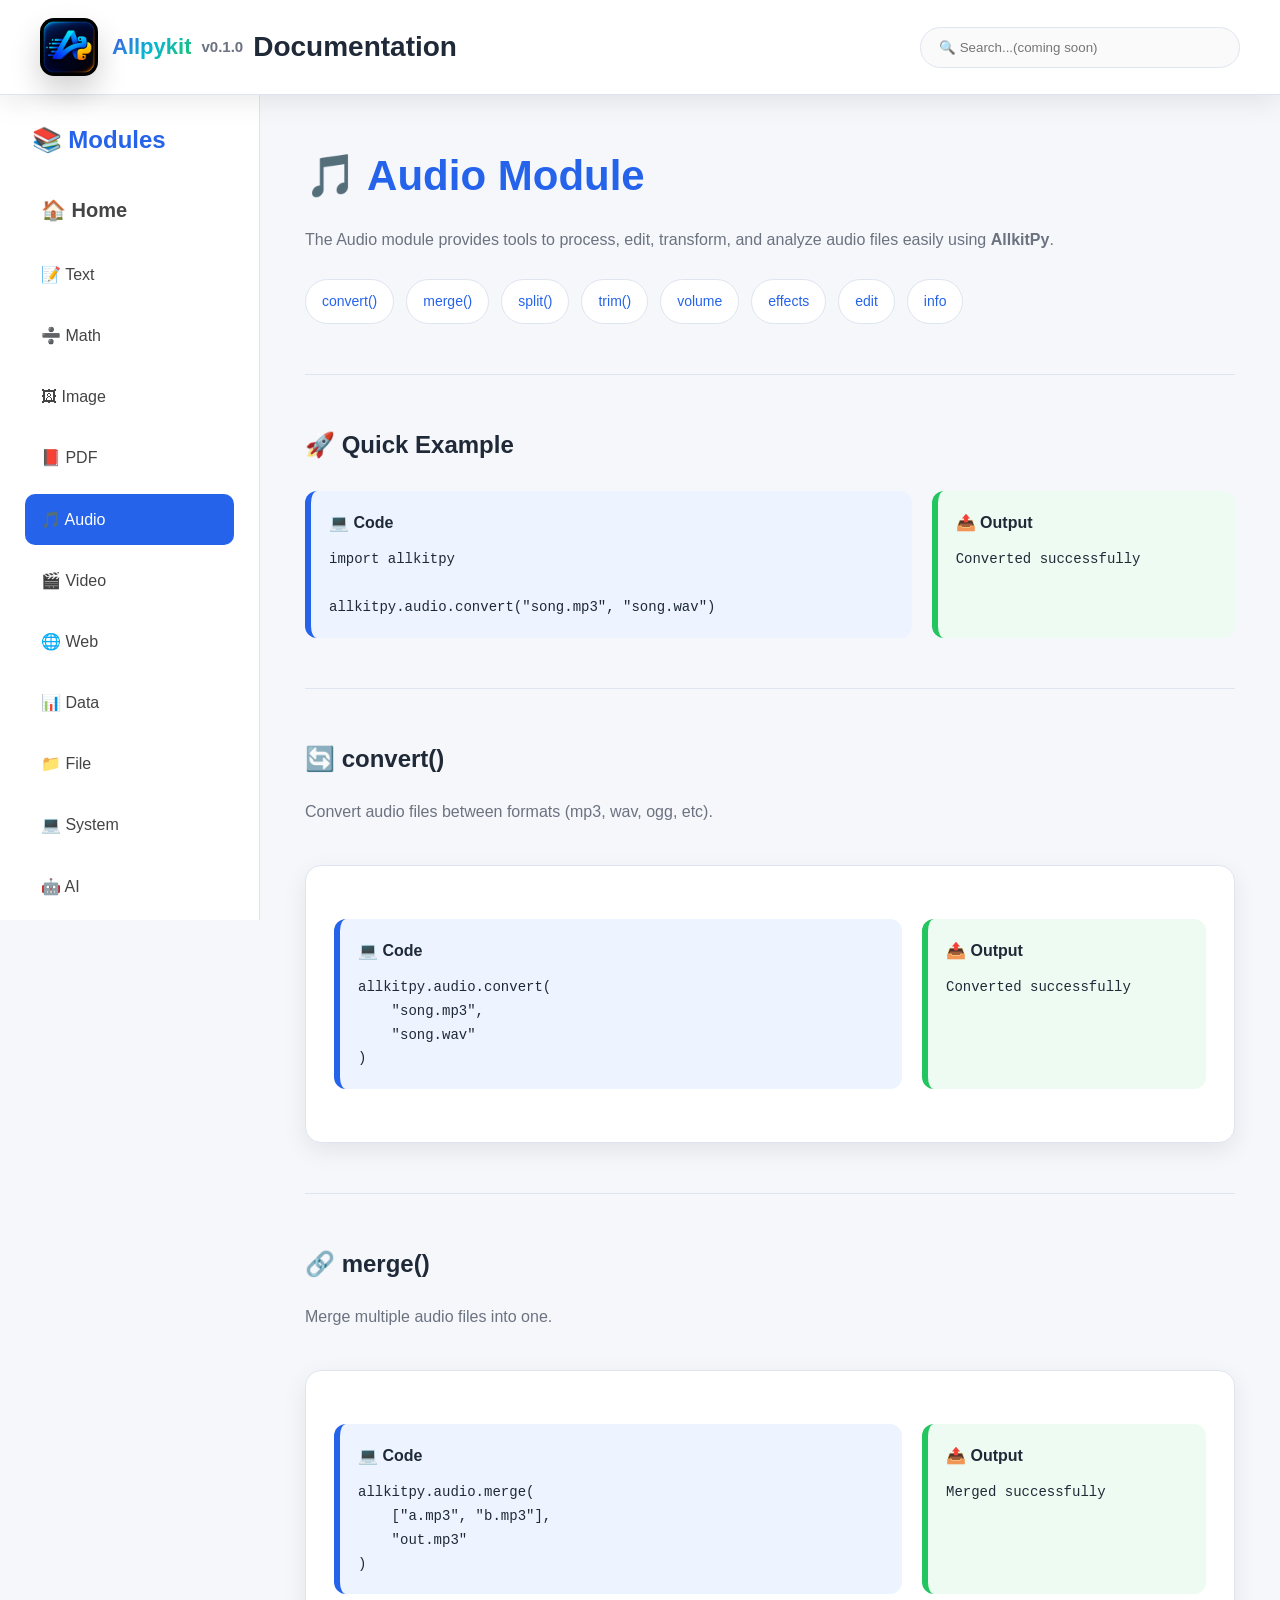
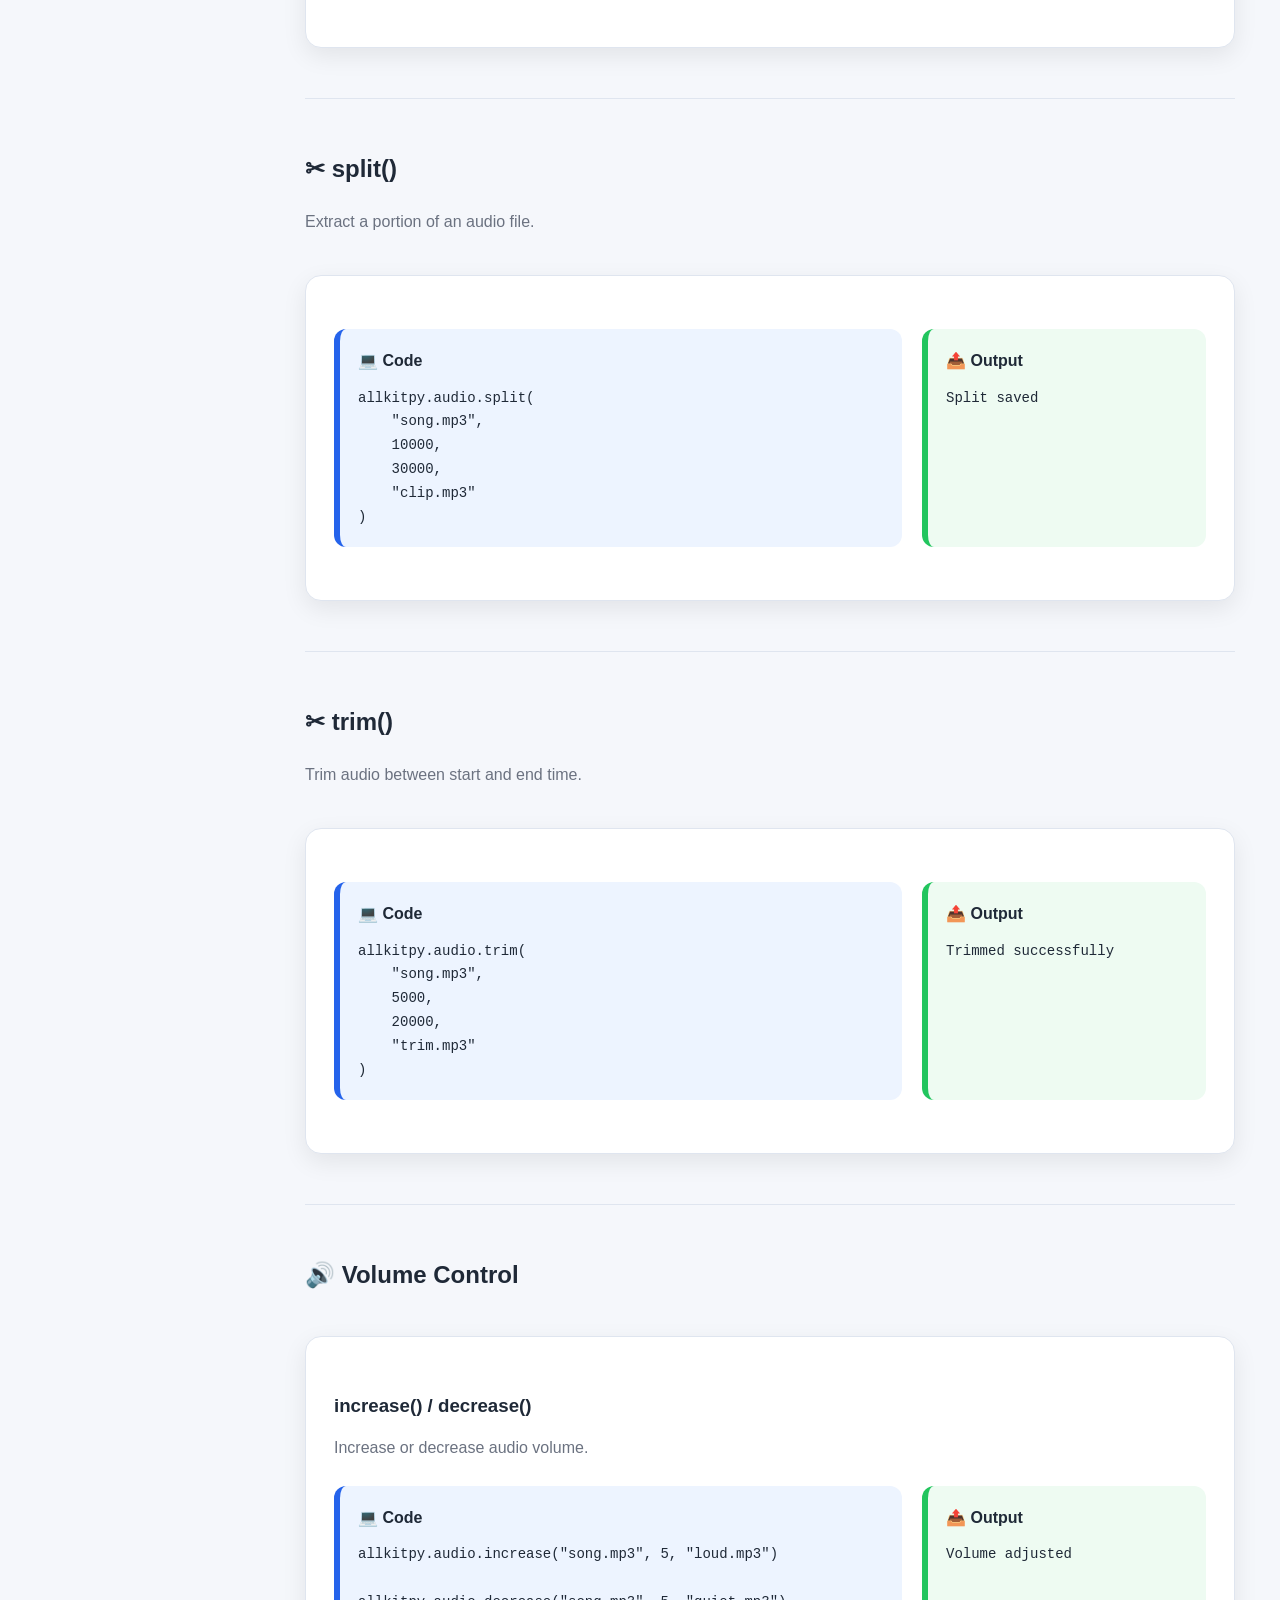
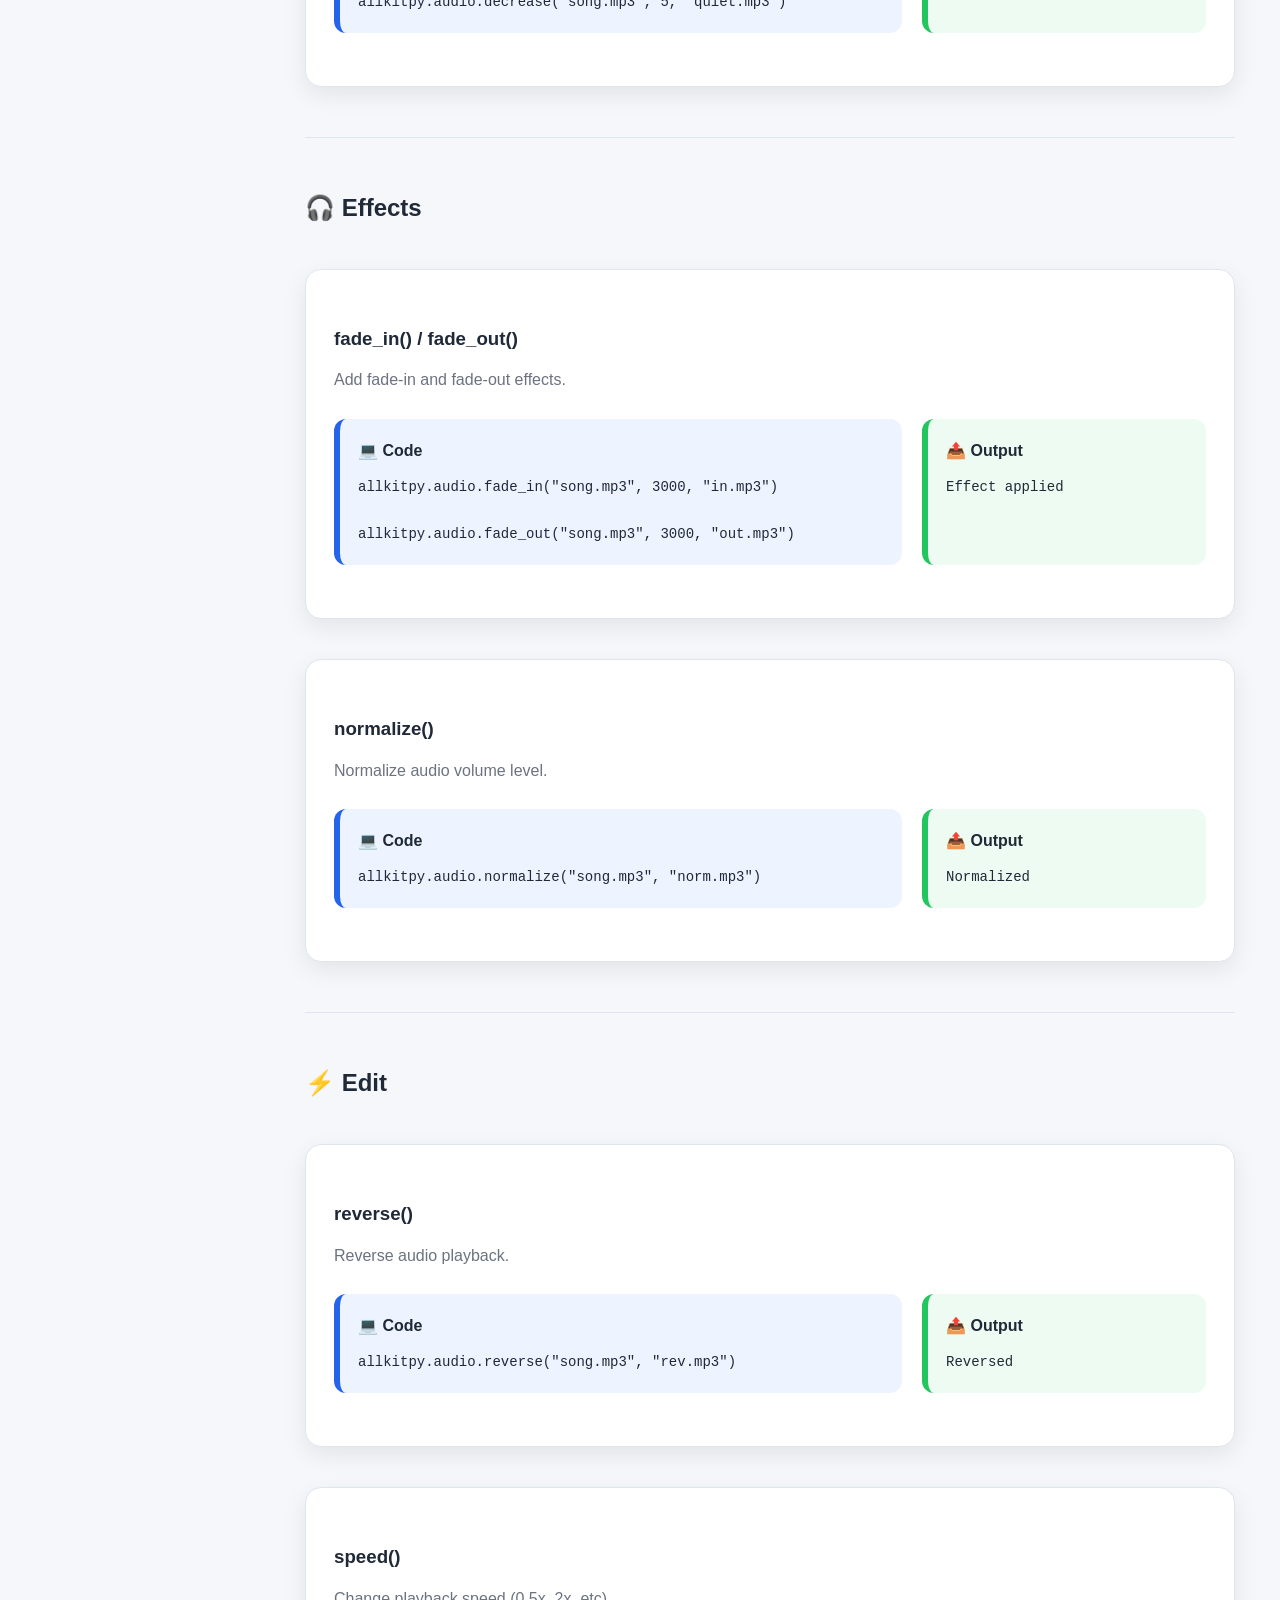
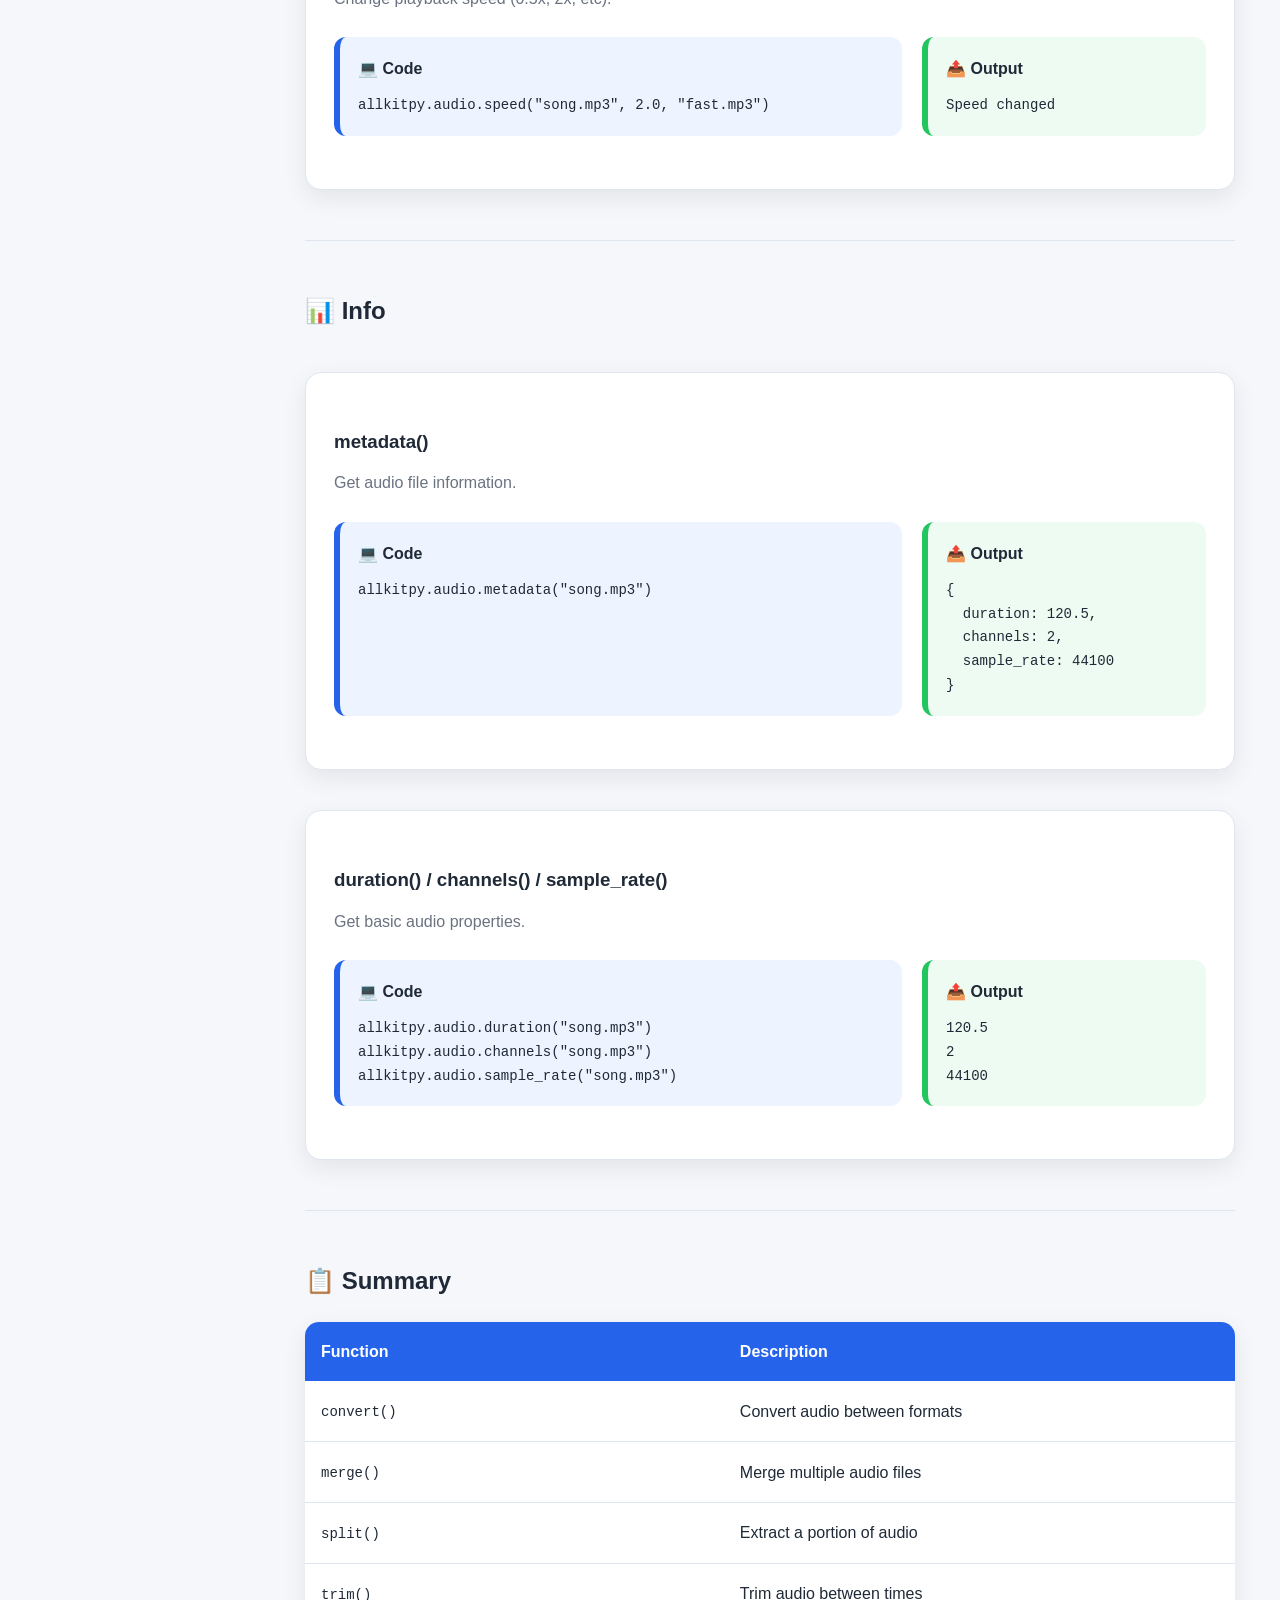
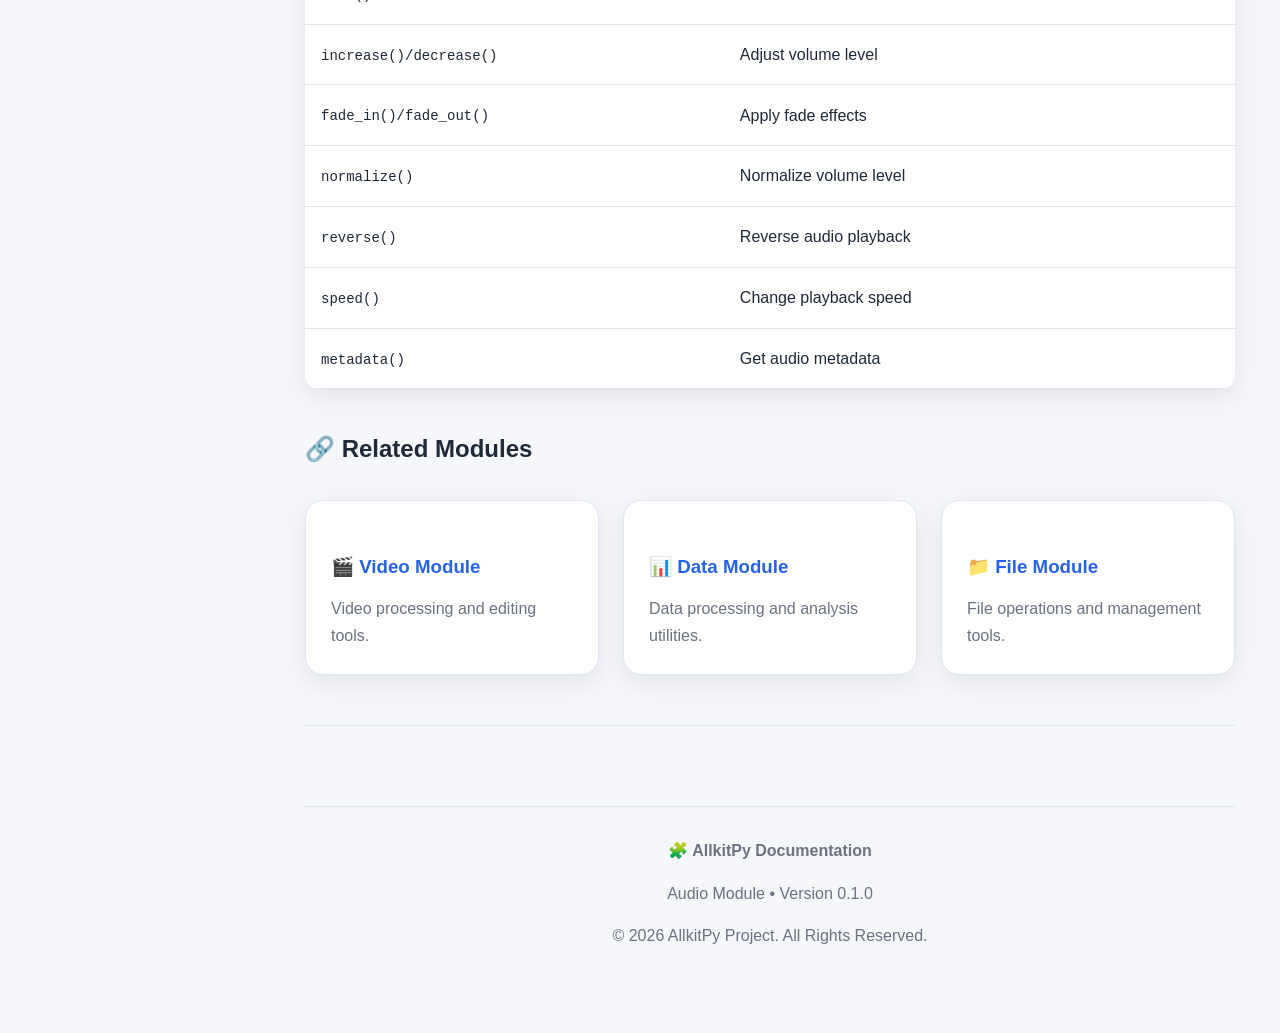
<file: audio.html>
<!DOCTYPE html>
<html lang="en">

<head>
    <meta charset="UTF-8">
    <meta name="viewport" content="width=device-width, initial-scale=1.0">
    <title>Audio Module | AllkitPy</title>
    <link rel="stylesheet" href="modules.css">
    <link rel="stylesheet" href="image.css">

</head>

<body>

    <!-- ================= TOP BAR ================= -->
<header class="topbar">
        <div class="logo">
            <a class="brand" href="#">
            <img src="images/icon.png" alt="Allpykit">
            <span>Allpykit</span>
            </a>
              <!-- Allkit<span>Py</span> -->
            <small>v0.1.0</small>Documentation
        </div>
        <div class="search">
            <input type="search" placeholder="🔍 Search...(coming soon)">
        </div>
    </header>

    <!-- ================= LAYOUT ================= -->
    <div class="container">

        <!-- ================= SIDEBAR ================= -->
        <aside class="sidebar">
            <h2>&nbsp;📚 Modules</h2>

            <nav>
                <a href="index.html" style="font-size: 20px;"><b>🏠 Home</b></a>

                <a href="text.html">📝 Text</a>
                <a href="math.html">➗ Math</a>
                <a href="image.html">🖼 Image</a>
                <a href="pdf.html">📕 PDF</a>
                <a class="active" href="audio.html">🎵 Audio</a>
                <a href="video.html">🎬 Video</a>
                <a href="web.html">🌐 Web</a>
                <a href="data.html">📊 Data</a>
                <a href="file.html">📁 File</a>
                <a href="system.html">💻 System</a>
                <a href="ai.html">🤖 AI</a>
            </nav>
        </aside>

        <!-- ================= CONTENT ================= -->
        <main class="content">

            <h1>🎵 Audio Module</h1>
            <p>
                The Audio module provides tools to process, edit, transform,
                and analyze audio files easily using <b>AllkitPy</b>.
            </p>

            <!-- ================= FUNCTION NAVIGATION ================= -->
            <div class="function-nav">
                <a href="#convert">convert()</a>
                <a href="#merge">merge()</a>
                <a href="#split">split()</a>
                <a href="#trim">trim()</a>
                <a href="#volume">volume</a>
                <a href="#effects">effects</a>
                <a href="#edit">edit</a>
                <a href="#info">info</a>
            </div>

            <hr class="divider">

            <!-- ================= QUICK EXAMPLE ================= -->
            <h2>🚀 Quick Example</h2>
            <div class="example-grid">
                <div class="code-box">
                    <h4>💻 Code</h4>
                    <pre><code>import allkitpy

allkitpy.audio.convert("song.mp3", "song.wav")</code></pre>
                </div>
                <div class="output-box">
                    <h4>📤 Output</h4>
                    <pre><code>Converted successfully</code></pre>
                </div>
            </div>

            <hr class="divider">

            <!-- ================= CONVERT ================= -->
            <h2 id="convert">🔄 convert()</h2>
            <p>Convert audio files between formats (mp3, wav, ogg, etc).</p>

            <div class="function-card">
                <div class="example-grid">
                    <div class="code-box">
                        <h4>💻 Code</h4>
                        <pre><code>allkitpy.audio.convert(
    "song.mp3",
    "song.wav"
)</code></pre>
                    </div>
                    <div class="output-box">
                        <h4>📤 Output</h4>
                        <pre><code>Converted successfully</code></pre>
                    </div>
                </div>
            </div>

            <hr class="divider">

            <!-- ================= MERGE ================= -->
            <h2 id="merge">🔗 merge()</h2>
            <p>Merge multiple audio files into one.</p>

            <div class="function-card">
                <div class="example-grid">
                    <div class="code-box">
                        <h4>💻 Code</h4>
                        <pre><code>allkitpy.audio.merge(
    ["a.mp3", "b.mp3"],
    "out.mp3"
)</code></pre>
                    </div>
                    <div class="output-box">
                        <h4>📤 Output</h4>
                        <pre><code>Merged successfully</code></pre>
                    </div>
                </div>
            </div>

            <hr class="divider">

            <!-- ================= SPLIT ================= -->
            <h2 id="split">✂ split()</h2>
            <p>Extract a portion of an audio file.</p>

            <div class="function-card">
                <div class="example-grid">
                    <div class="code-box">
                        <h4>💻 Code</h4>
                        <pre><code>allkitpy.audio.split(
    "song.mp3",
    10000,
    30000,
    "clip.mp3"
)</code></pre>
                    </div>
                    <div class="output-box">
                        <h4>📤 Output</h4>
                        <pre><code>Split saved</code></pre>
                    </div>
                </div>
            </div>

            <hr class="divider">

            <!-- ================= TRIM ================= -->
            <h2 id="trim">✂ trim()</h2>
            <p>Trim audio between start and end time.</p>

            <div class="function-card">
                <div class="example-grid">
                    <div class="code-box">
                        <h4>💻 Code</h4>
                        <pre><code>allkitpy.audio.trim(
    "song.mp3",
    5000,
    20000,
    "trim.mp3"
)</code></pre>
                    </div>
                    <div class="output-box">
                        <h4>📤 Output</h4>
                        <pre><code>Trimmed successfully</code></pre>
                    </div>
                </div>
            </div>

            <hr class="divider">

            <!-- ================= VOLUME ================= -->
            <h2 id="volume">🔊 Volume Control</h2>

            <div class="function-card">
                <h3>increase() / decrease()</h3>
                <p>Increase or decrease audio volume.</p>
                <div class="example-grid">
                    <div class="code-box">
                        <h4>💻 Code</h4>
                        <pre><code>allkitpy.audio.increase("song.mp3", 5, "loud.mp3")

allkitpy.audio.decrease("song.mp3", 5, "quiet.mp3")</code></pre>
                    </div>
                    <div class="output-box">
                        <h4>📤 Output</h4>
                        <pre><code>Volume adjusted</code></pre>
                    </div>
                </div>
            </div>

            <hr class="divider">

            <!-- ================= EFFECTS ================= -->
            <h2 id="effects">🎧 Effects</h2>

            <div class="function-card">
                <h3>fade_in() / fade_out()</h3>
                <p>Add fade-in and fade-out effects.</p>
                <div class="example-grid">
                    <div class="code-box">
                        <h4>💻 Code</h4>
                        <pre><code>allkitpy.audio.fade_in("song.mp3", 3000, "in.mp3")

allkitpy.audio.fade_out("song.mp3", 3000, "out.mp3")</code></pre>
                    </div>
                    <div class="output-box">
                        <h4>📤 Output</h4>
                        <pre><code>Effect applied</code></pre>
                    </div>
                </div>
            </div>

            <div class="function-card">
                <h3>normalize()</h3>
                <p>Normalize audio volume level.</p>
                <div class="example-grid">
                    <div class="code-box">
                        <h4>💻 Code</h4>
                        <pre><code>allkitpy.audio.normalize("song.mp3", "norm.mp3")</code></pre>
                    </div>
                    <div class="output-box">
                        <h4>📤 Output</h4>
                        <pre><code>Normalized</code></pre>
                    </div>
                </div>
            </div>

            <hr class="divider">

            <!-- ================= EDIT ================= -->
            <h2 id="edit">⚡ Edit</h2>

            <div class="function-card">
                <h3>reverse()</h3>
                <p>Reverse audio playback.</p>
                <div class="example-grid">
                    <div class="code-box">
                        <h4>💻 Code</h4>
                        <pre><code>allkitpy.audio.reverse("song.mp3", "rev.mp3")</code></pre>
                    </div>
                    <div class="output-box">
                        <h4>📤 Output</h4>
                        <pre><code>Reversed</code></pre>
                    </div>
                </div>
            </div>

            <div class="function-card">
                <h3>speed()</h3>
                <p>Change playback speed (0.5x, 2x, etc).</p>
                <div class="example-grid">
                    <div class="code-box">
                        <h4>💻 Code</h4>
                        <pre><code>allkitpy.audio.speed("song.mp3", 2.0, "fast.mp3")</code></pre>
                    </div>
                    <div class="output-box">
                        <h4>📤 Output</h4>
                        <pre><code>Speed changed</code></pre>
                    </div>
                </div>
            </div>

            <hr class="divider">

            <!-- ================= INFO ================= -->
            <h2 id="info">📊 Info</h2>

            <div class="function-card">
                <h3>metadata()</h3>
                <p>Get audio file information.</p>
                <div class="example-grid">
                    <div class="code-box">
                        <h4>💻 Code</h4>
                        <pre><code>allkitpy.audio.metadata("song.mp3")</code></pre>
                    </div>
                    <div class="output-box">
                        <h4>📤 Output</h4>
                        <pre><code>{
  duration: 120.5,
  channels: 2,
  sample_rate: 44100
}</code></pre>
                    </div>
                </div>
            </div>

            <div class="function-card">
                <h3>duration() / channels() / sample_rate()</h3>
                <p>Get basic audio properties.</p>
                <div class="example-grid">
                    <div class="code-box">
                        <h4>💻 Code</h4>
                        <pre><code>allkitpy.audio.duration("song.mp3")
allkitpy.audio.channels("song.mp3")
allkitpy.audio.sample_rate("song.mp3")</code></pre>
                    </div>
                    <div class="output-box">
                        <h4>📤 Output</h4>
                        <pre><code>120.5
2
44100</code></pre>
                    </div>
                </div>
            </div>

            <hr class="divider">

            <!-- ================= SUMMARY TABLE ================= -->
            <h2>📋 Summary</h2>
            <table class="doc-table">
                <thead>
                    <tr>
                        <th>Function</th>
                        <th>Description</th>
                    </tr>
                </thead>
                <tbody>
                    <tr>
                        <td><code>convert()</code></td>
                        <td>Convert audio between formats</td>
                    </tr>
                    <tr>
                        <td><code>merge()</code></td>
                        <td>Merge multiple audio files</td>
                    </tr>
                    <tr>
                        <td><code>split()</code></td>
                        <td>Extract a portion of audio</td>
                    </tr>
                    <tr>
                        <td><code>trim()</code></td>
                        <td>Trim audio between times</td>
                    </tr>
                    <tr>
                        <td><code>increase()/decrease()</code></td>
                        <td>Adjust volume level</td>
                    </tr>
                    <tr>
                        <td><code>fade_in()/fade_out()</code></td>
                        <td>Apply fade effects</td>
                    </tr>
                    <tr>
                        <td><code>normalize()</code></td>
                        <td>Normalize volume level</td>
                    </tr>
                    <tr>
                        <td><code>reverse()</code></td>
                        <td>Reverse audio playback</td>
                    </tr>
                    <tr>
                        <td><code>speed()</code></td>
                        <td>Change playback speed</td>
                    </tr>
                    <tr>
                        <td><code>metadata()</code></td>
                        <td>Get audio metadata</td>
                    </tr>
                </tbody>
            </table>

            <!-- ================= RELATED MODULES ================= -->
            <h2>🔗 Related Modules</h2>
            <div class="module-grid">
                <div class="module-card">
                    <h3>🎬 Video Module</h3>
                    <p>Video processing and editing tools.</p>
                </div>
                <div class="module-card">
                    <h3>📊 Data Module</h3>
                    <p>Data processing and analysis utilities.</p>
                </div>
                <div class="module-card">
                    <h3>📁 File Module</h3>
                    <p>File operations and management tools.</p>
                </div>
            </div>

            <!-- ================= FOOTER ================= -->
            <hr class="divider">

            <footer class="footer">
                <p><strong>🧩 AllkitPy Documentation</strong></p>
                <p>Audio Module • Version 0.1.0</p>
                <p>© 2026 AllkitPy Project. All Rights Reserved.</p>
            </footer>

        </main>

    </div>

</body>
</html>
</file>
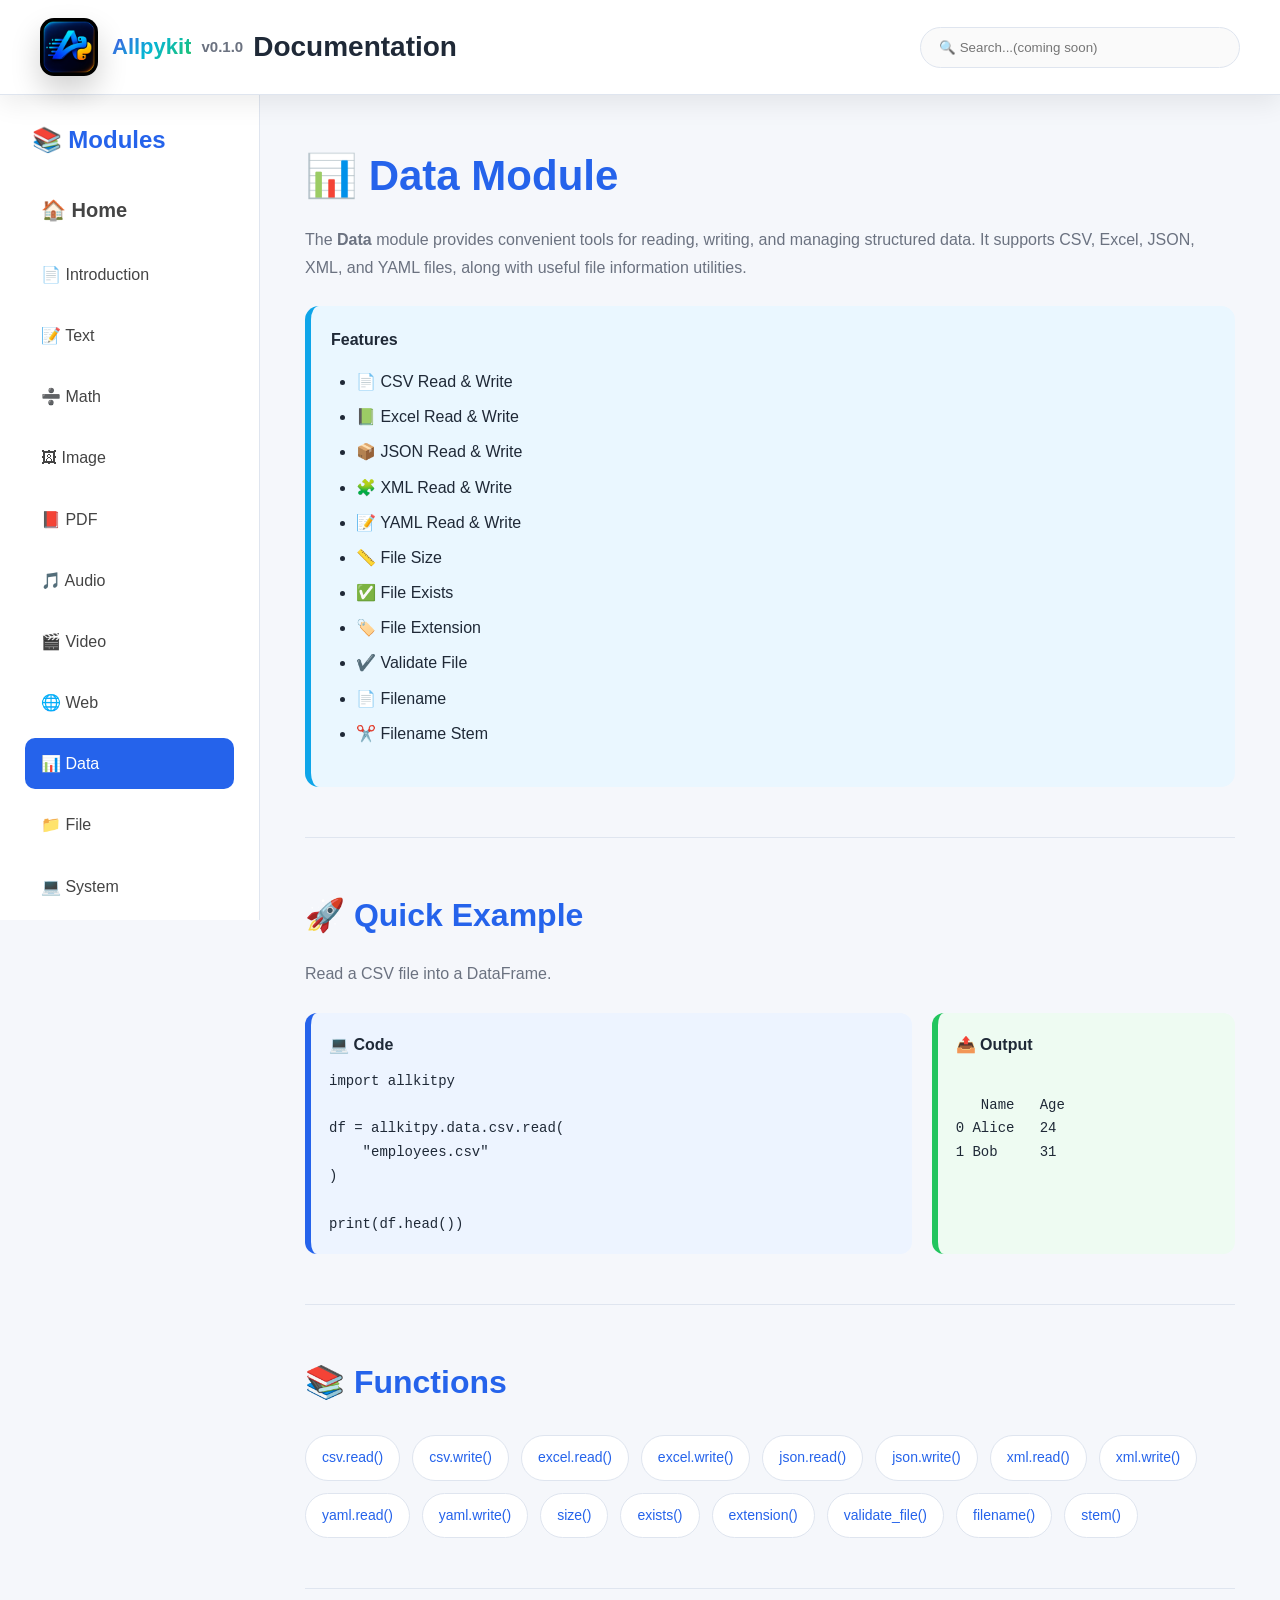
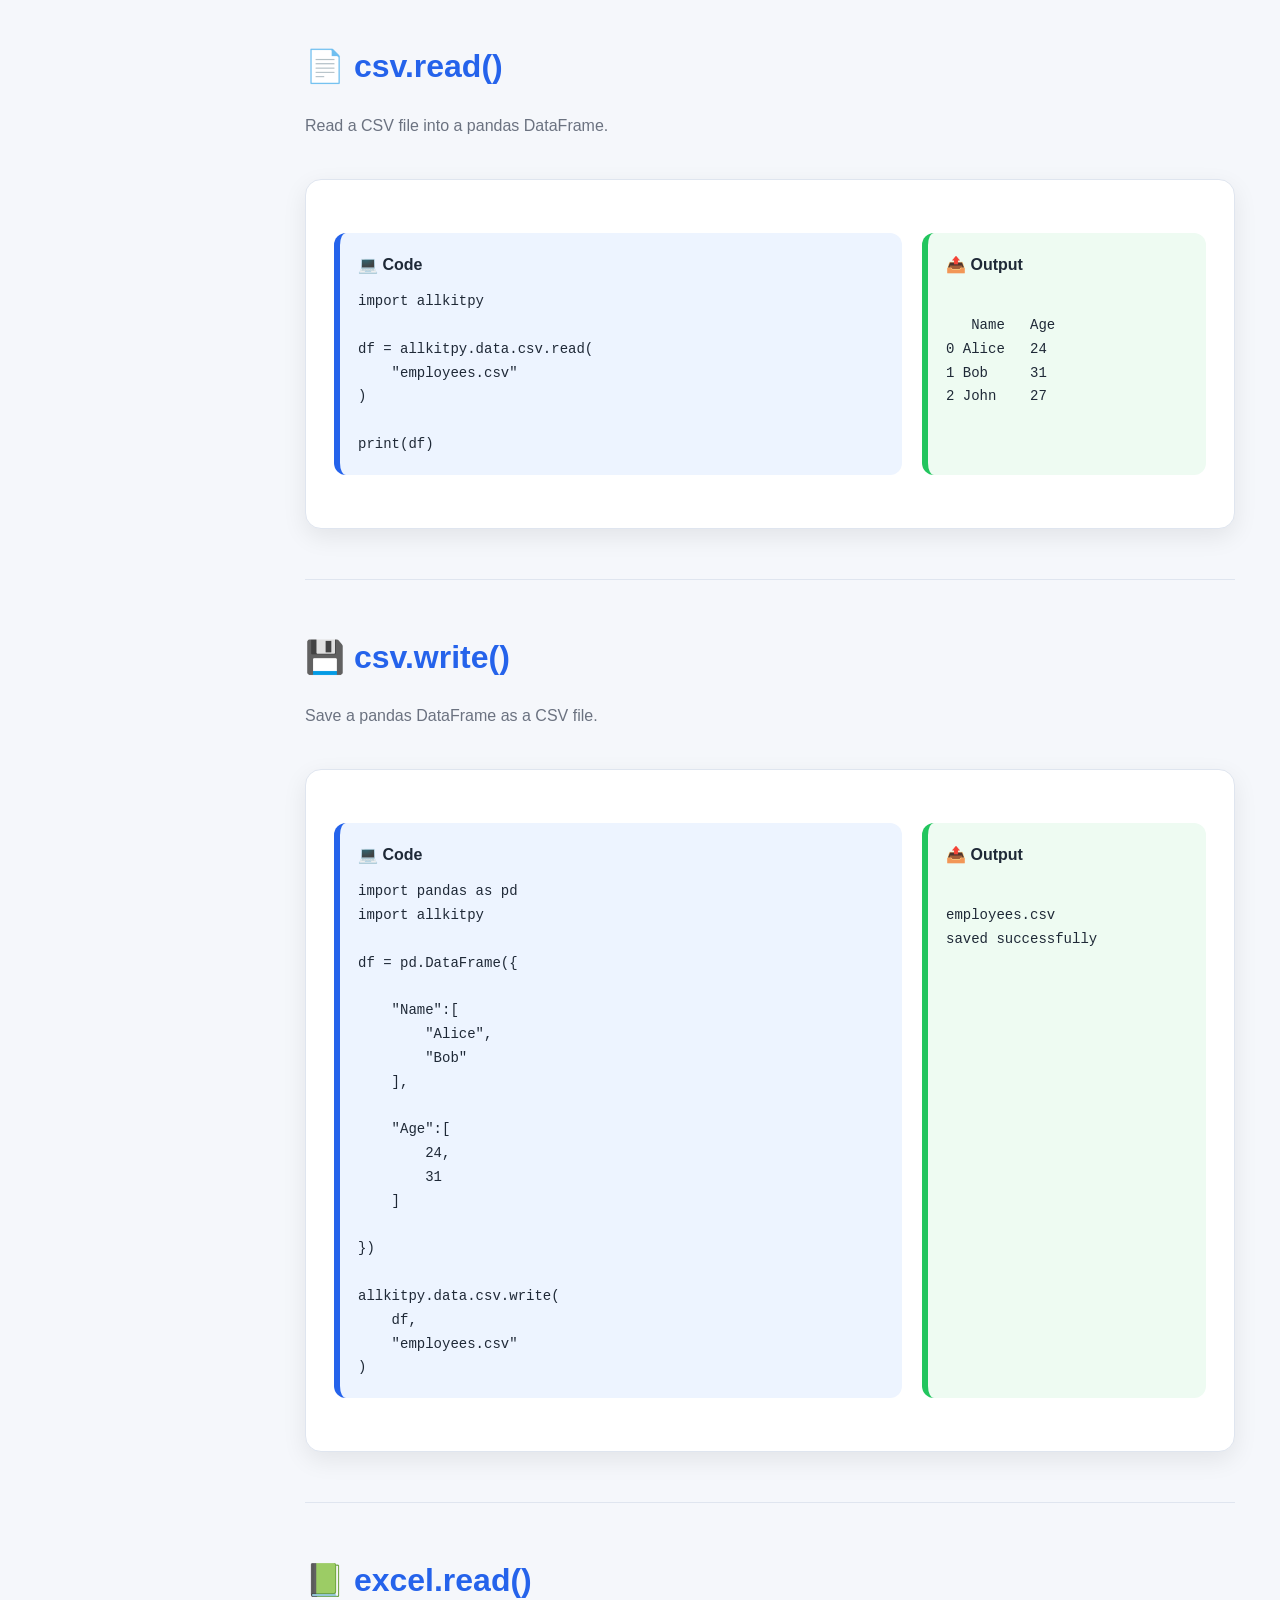
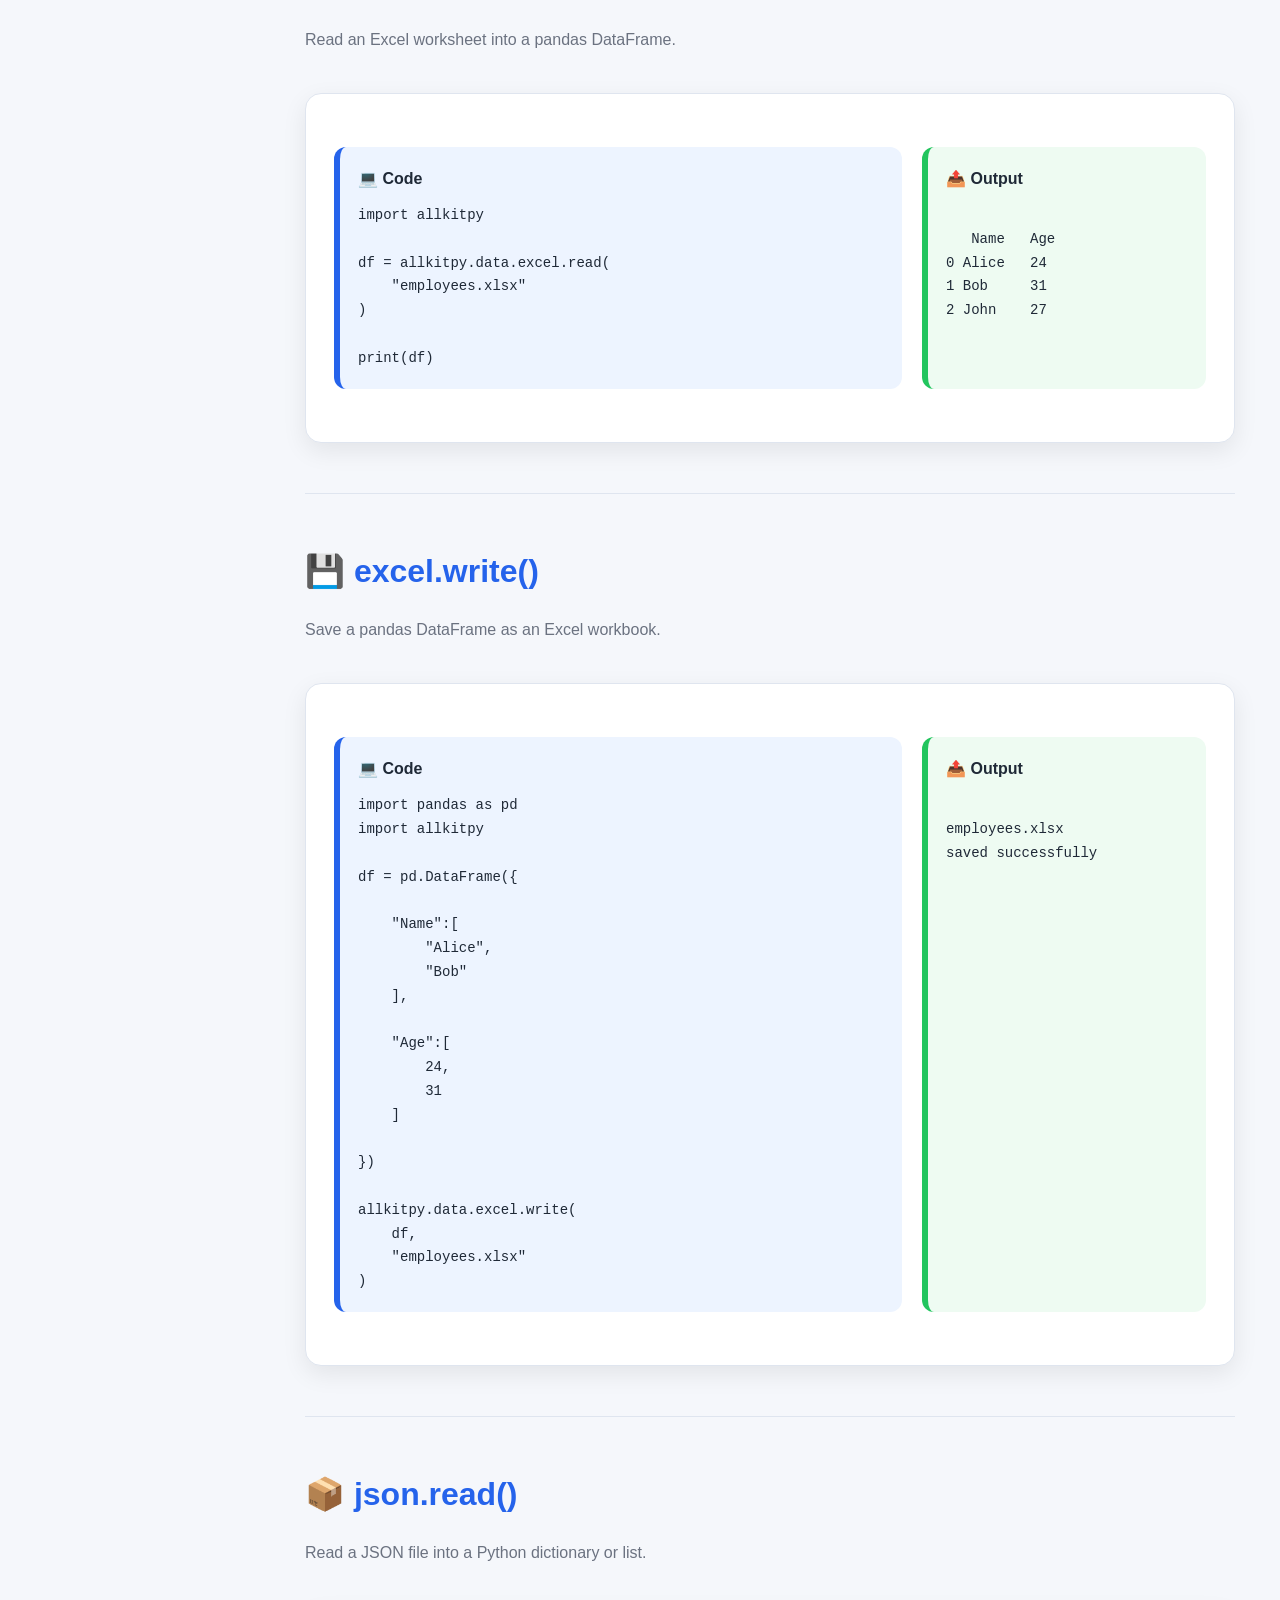
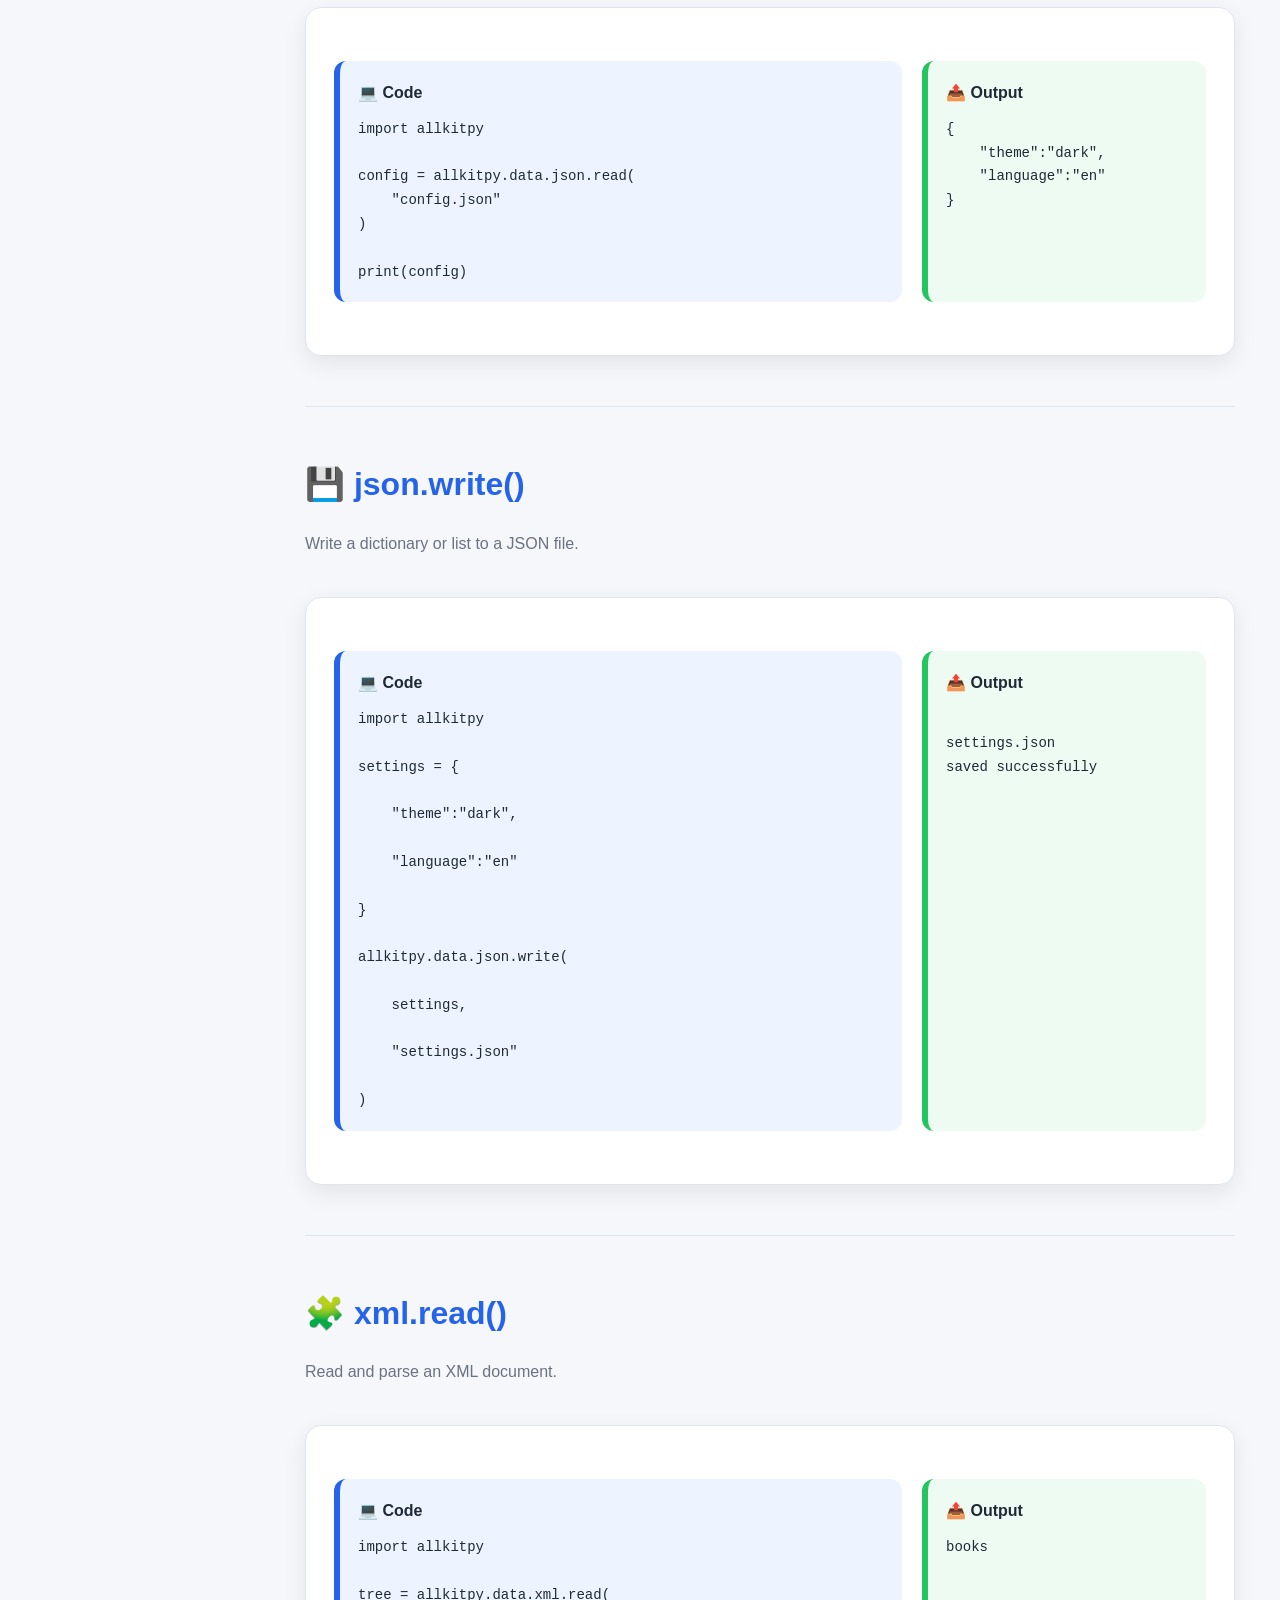
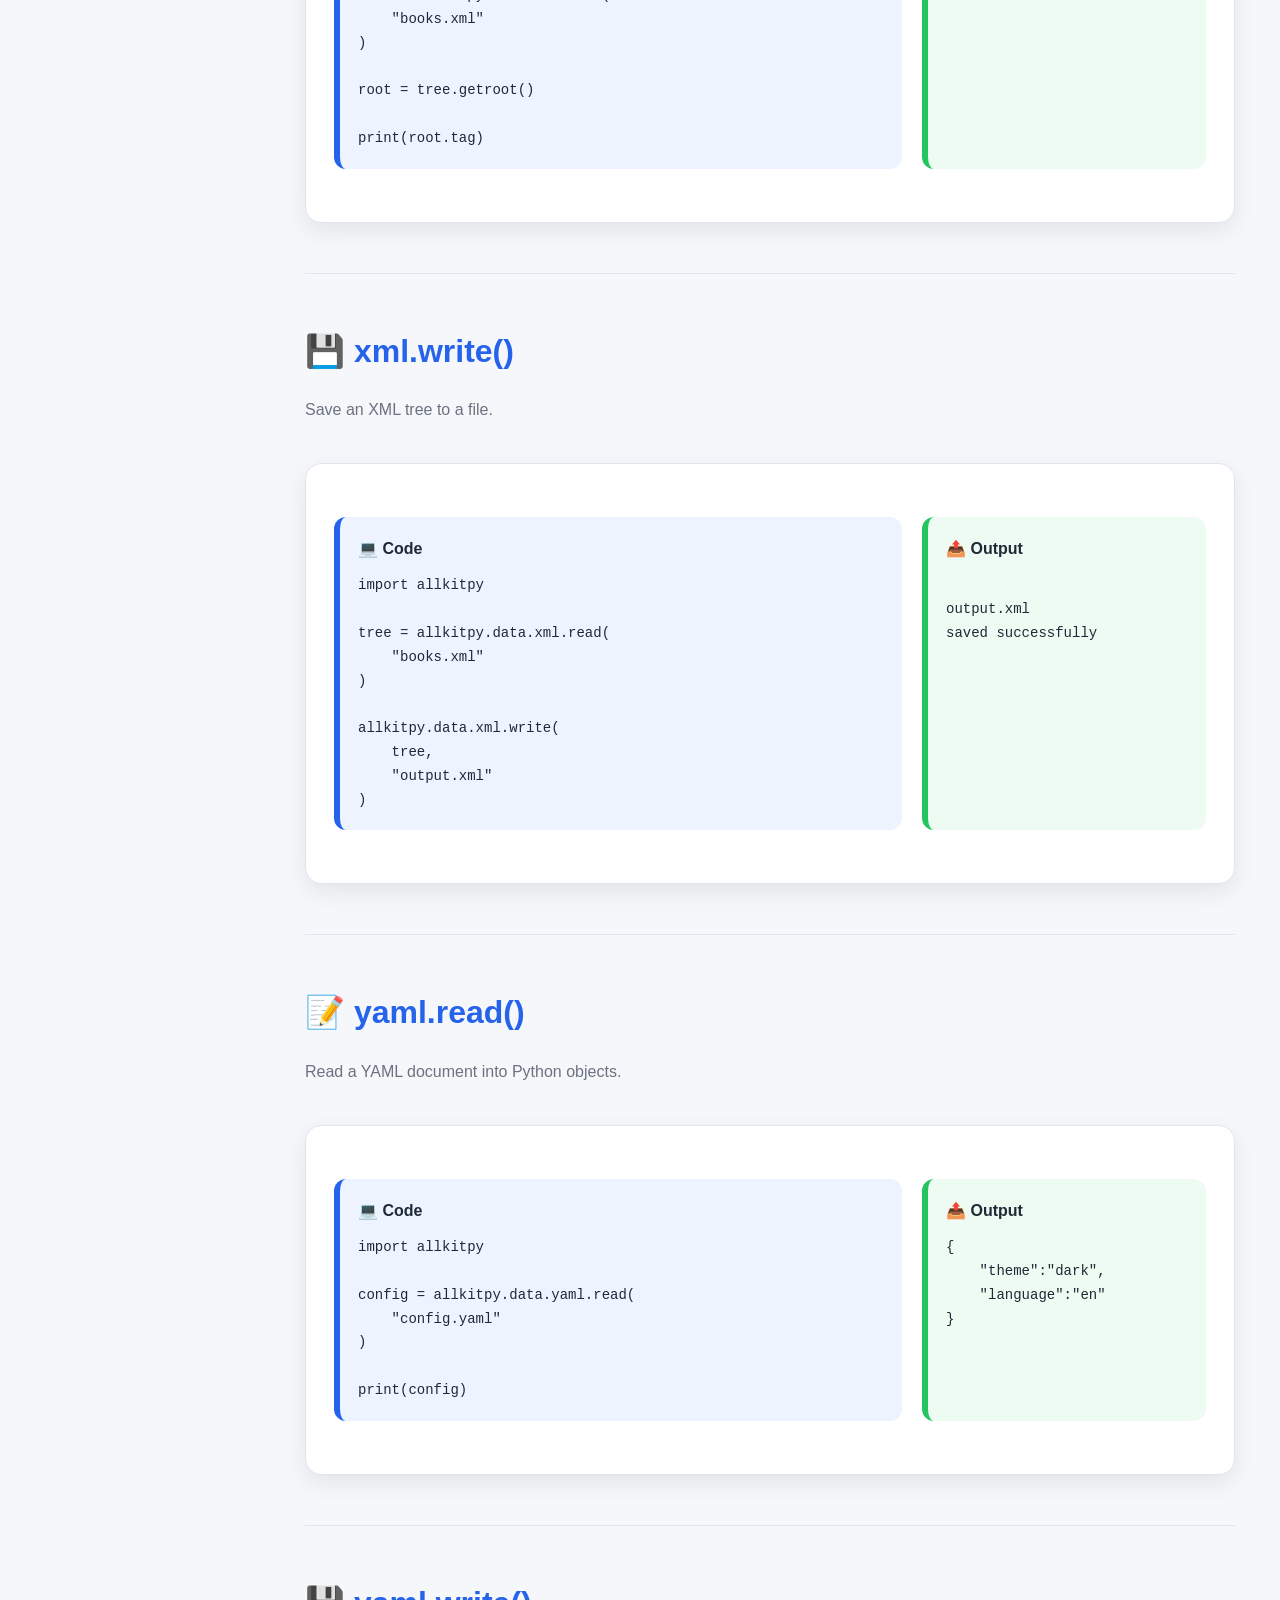
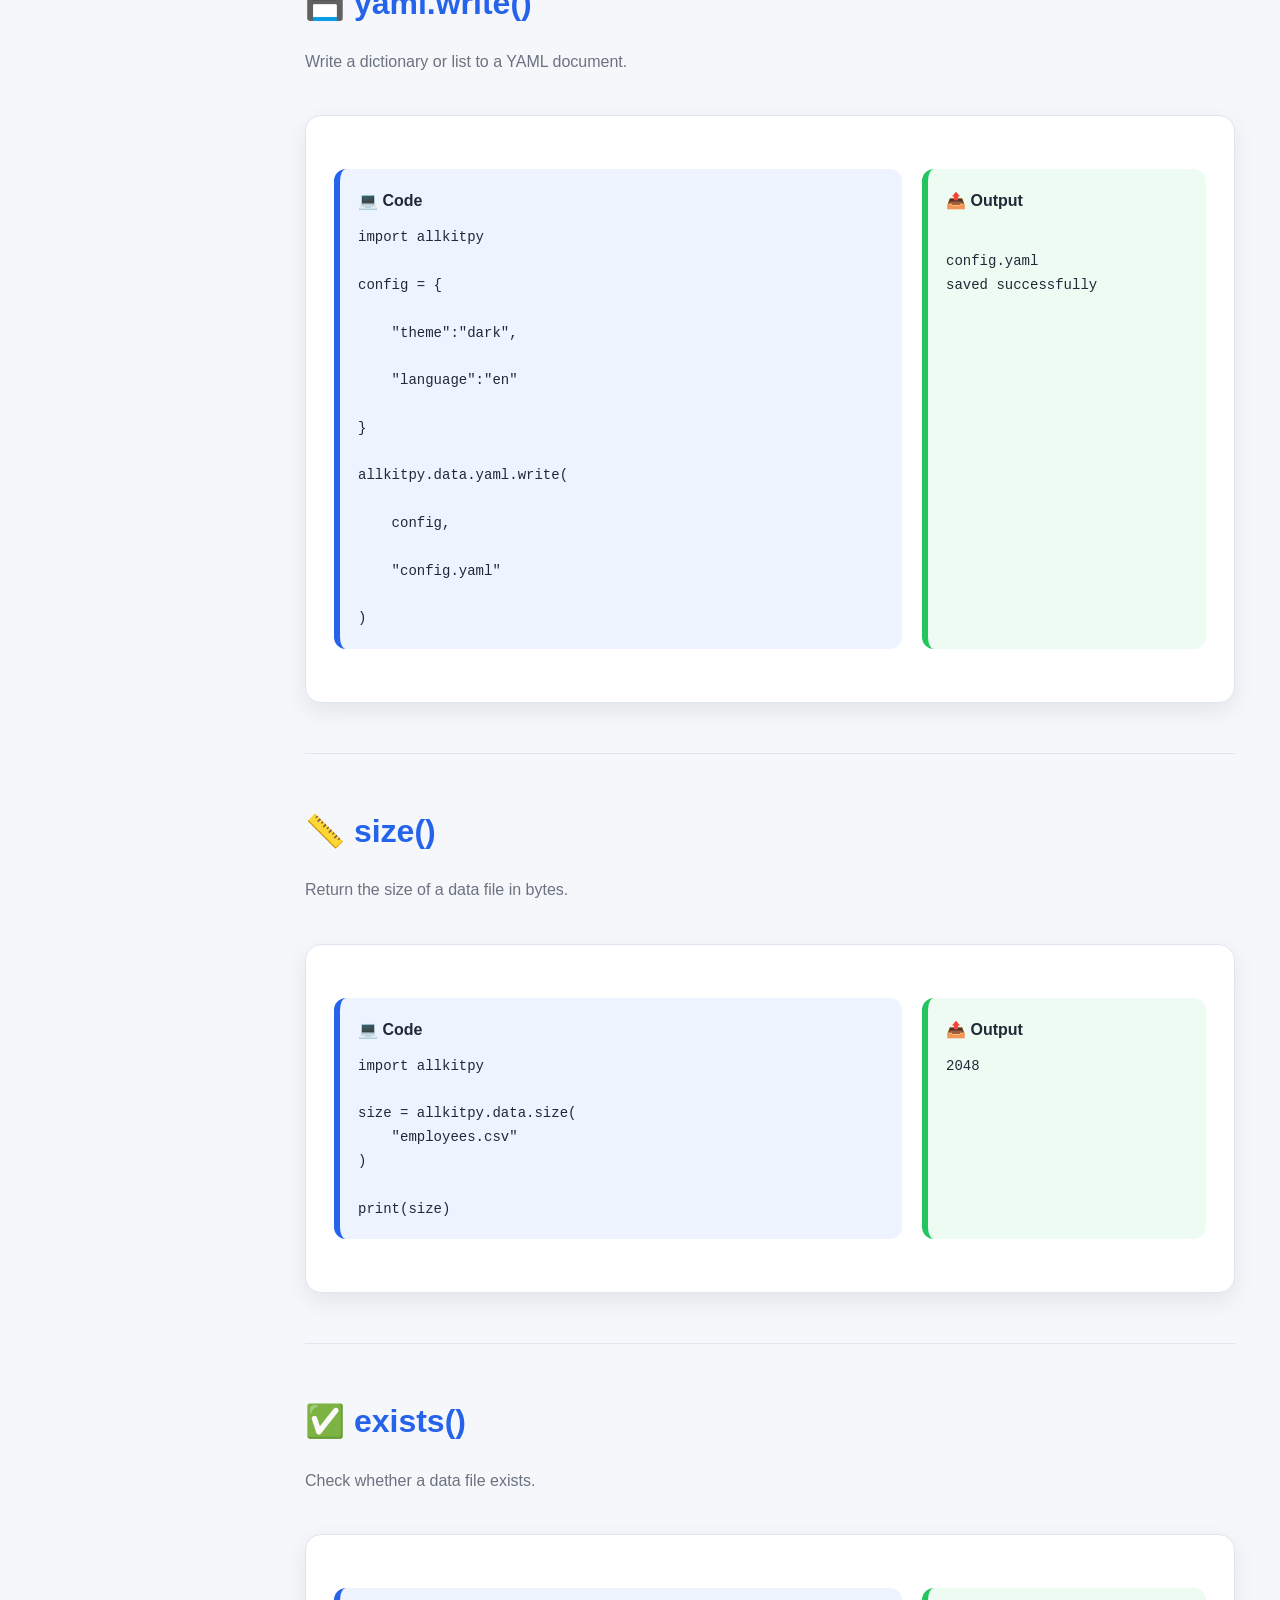
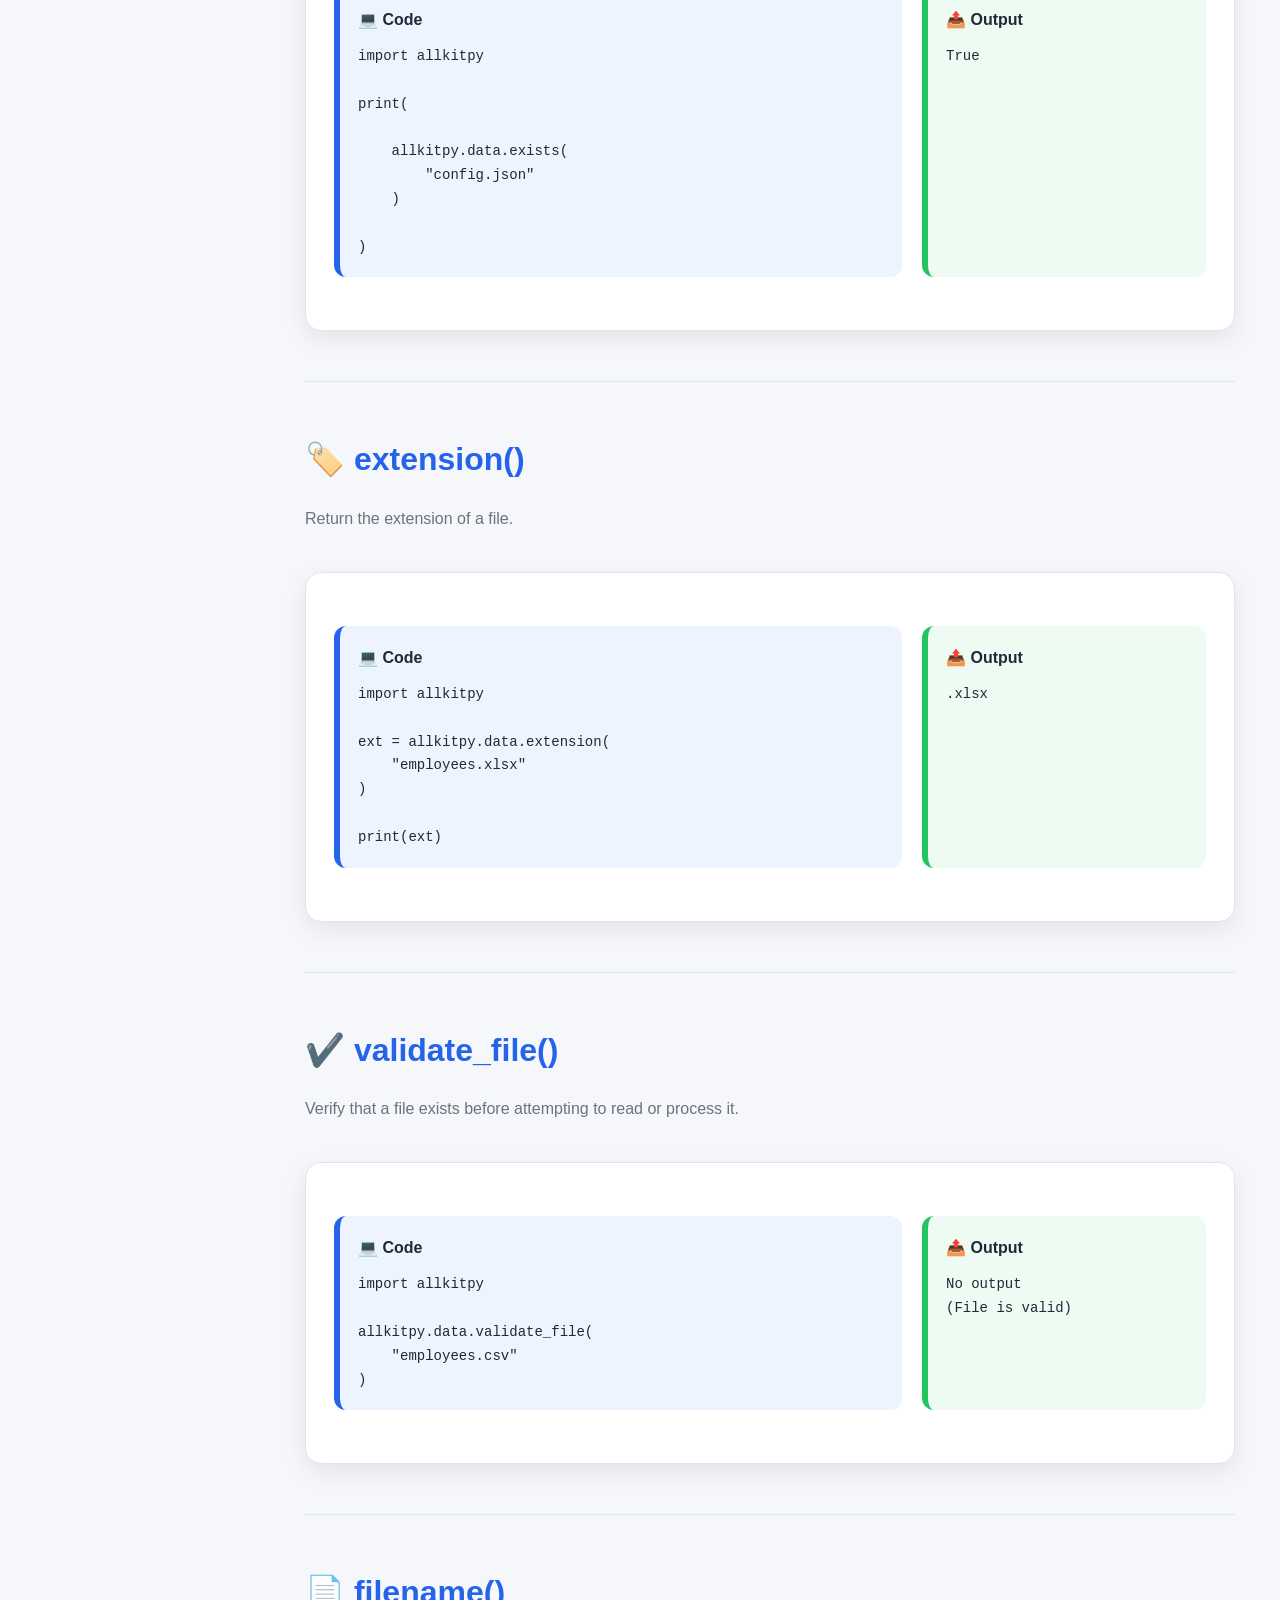
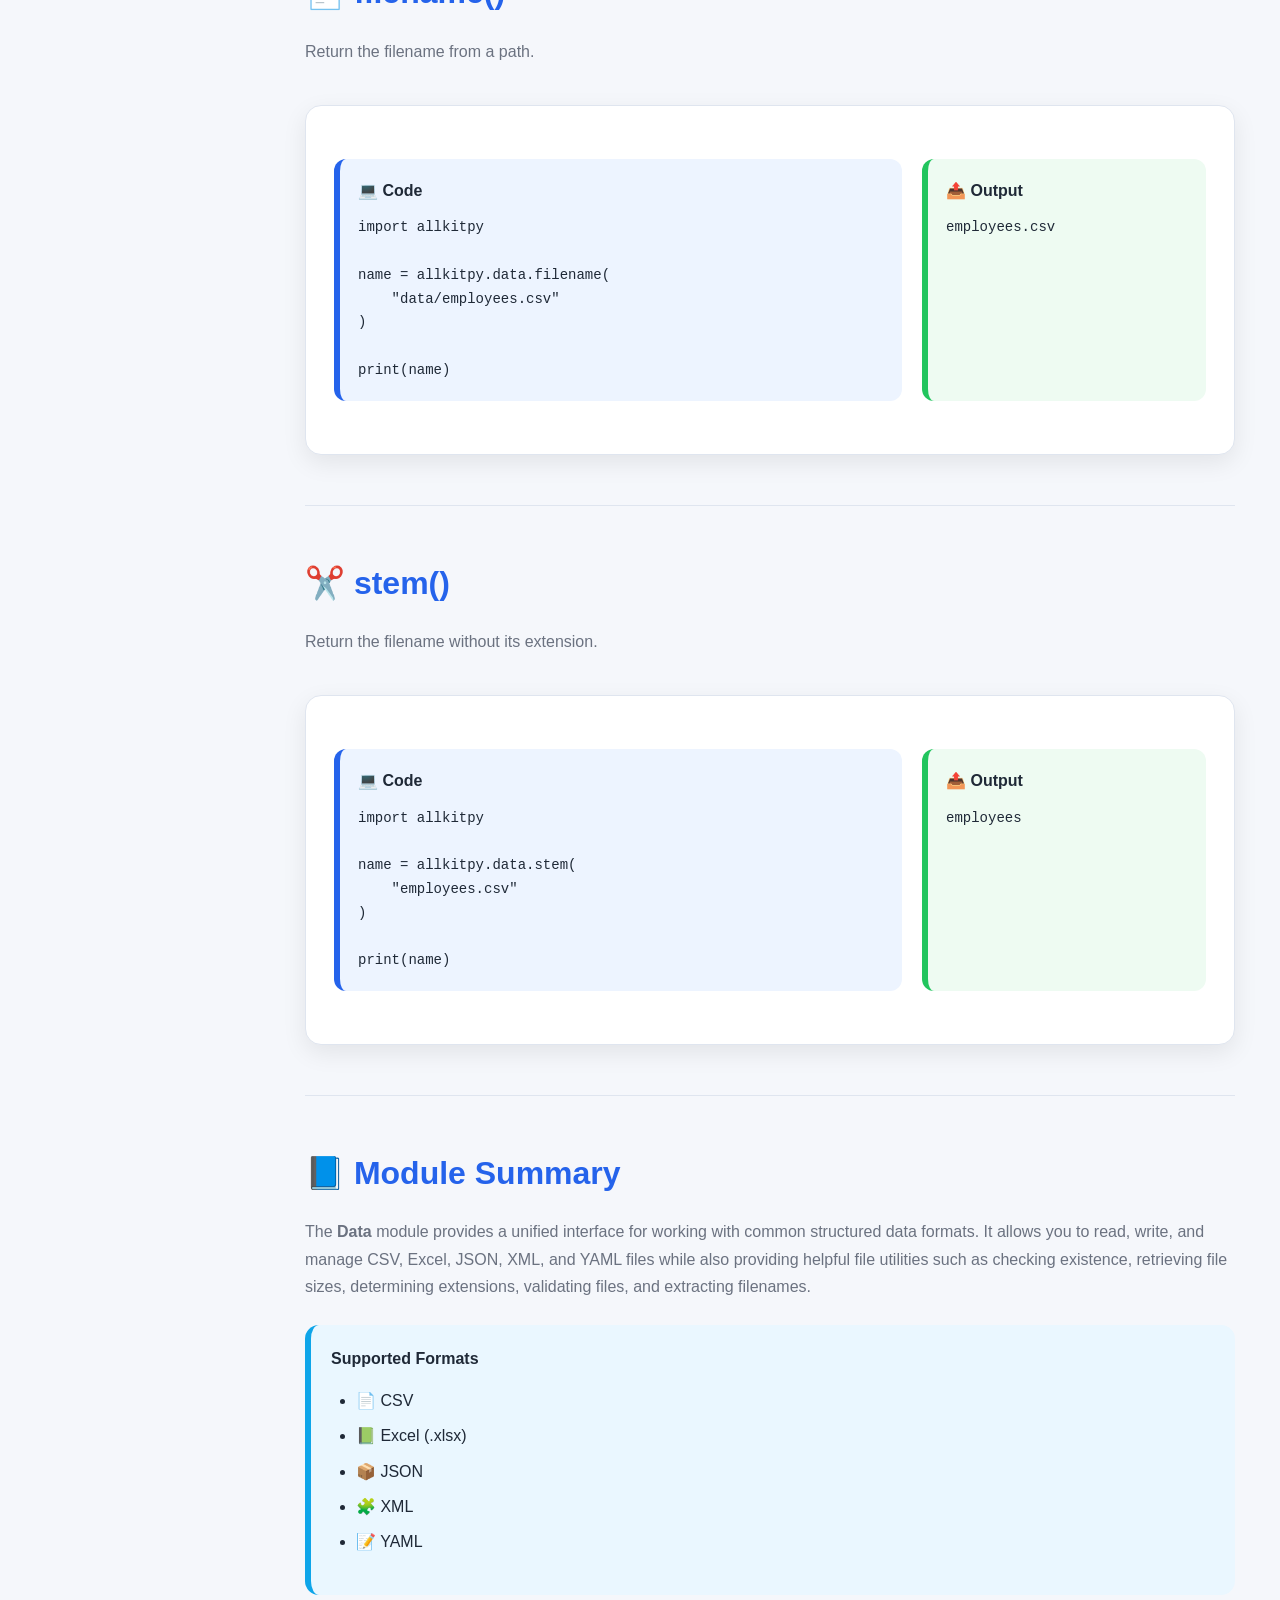
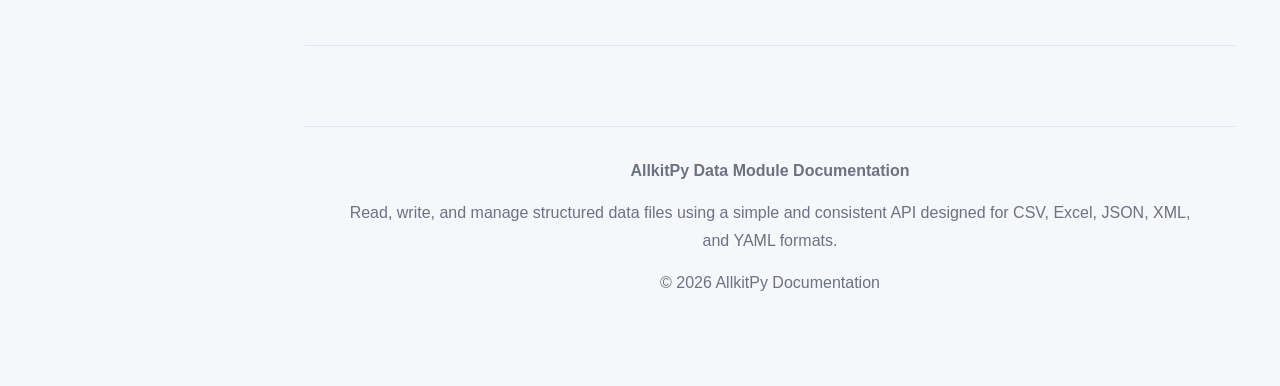
<file: data.html>
<!DOCTYPE html>

<html lang="en">

<head>

<meta charset="UTF-8">

<meta
name="viewport"
content="width=device-width, initial-scale=1.0">

<title>Data Module | AllkitPy</title>

<link
rel="stylesheet"
href="modules.css">
<link
rel="stylesheet"
href="image.css">

</head>

<body>

<!--==========================================================
HEADER
===========================================================-->

<header class="topbar">
        <div class="logo">
            <a class="brand" href="#">
            <img src="images/icon.png" alt="Allpykit">
            <span>Allpykit</span>
            </a>
              <!-- Allkit<span>Py</span> -->
            <small>v0.1.0</small>Documentation
        </div>
        <div class="search">
            <input type="search" placeholder="🔍 Search...(coming soon)">
        </div>
    </header>

<!--==========================================================
LAYOUT
===========================================================-->

<div class="container">

<!--==========================================================
SIDEBAR
===========================================================-->

<aside class="sidebar">

    <h2>&nbsp;📚 Modules</h2>


    <nav>
        <a href="index.html" style="font-size: 20px;"><b>🏠 Home</b></a>

        <a href="examples.html">📄 Introduction</a>
        <a href="text.html">📝 Text</a>
        <a href="math.html">➗ Math</a>
        <a href="image.html">🖼 Image</a>
        <a href="pdf.html">📕 PDF</a>
        <a href="audio.html">🎵 Audio</a>
        <a href="video.html">🎬 Video</a>
        <a href="web.html">🌐 Web</a>
        <a  class="active" href="data.html">📊 Data</a>
        <a href="file.html">📁 File</a>
        <a href="system.html">💻 System</a>
        <a href="ai.html">🤖 AI</a>
    </nav>

</aside>

<!--==========================================================
CONTENT
===========================================================-->

<main class="content">

<h1>

📊 Data Module

</h1>

<p>

The <strong>Data</strong> module provides convenient tools
for reading, writing, and managing structured data.
It supports CSV, Excel, JSON, XML, and YAML files,
along with useful file information utilities.

</p>

<div class="info-box">

<b>

Features

</b>

<ul>

<li>📄 CSV Read & Write</li>

<li>📗 Excel Read & Write</li>

<li>📦 JSON Read & Write</li>

<li>🧩 XML Read & Write</li>

<li>📝 YAML Read & Write</li>

<li>📏 File Size</li>

<li>✅ File Exists</li>

<li>🏷️ File Extension</li>

<li>✔️ Validate File</li>

<li>📄 Filename</li>

<li>✂️ Filename Stem</li>

</ul>

</div>

<hr class="divider">

<!--==========================================================
QUICK EXAMPLE
===========================================================-->

<h2 class="section-title">

🚀 Quick Example

</h2>

<p>

Read a CSV file into a DataFrame.

</p>

<div class="example-grid">

<div class="code-box">

<h4>

💻 Code

</h4>

<pre><code>import allkitpy

df = allkitpy.data.csv.read(
    "employees.csv"
)

print(df.head())</code></pre>

</div>

<div class="output-box">

<h4>

📤 Output

</h4>

<pre><code>
   Name   Age
0 Alice   24
1 Bob     31
</code></pre>

</div>

</div>

<hr class="divider">

<!--==========================================================
FUNCTION LIST
===========================================================-->

<h2 class="section-title">

📚 Functions

</h2>

<div class="function-nav">

<a href="#csv_read">

csv.read()

</a>

<a href="#csv_write">

csv.write()

</a>

<a href="#excel_read">

excel.read()

</a>

<a href="#excel_write">

excel.write()

</a>

<a href="#json_read">

json.read()

</a>

<a href="#json_write">

json.write()

</a>

<a href="#xml_read">

xml.read()

</a>

<a href="#xml_write">

xml.write()

</a>

<a href="#yaml_read">

yaml.read()

</a>

<a href="#yaml_write">

yaml.write()

</a>

<a href="#size">

size()

</a>

<a href="#exists">

exists()

</a>

<a href="#extension">

extension()

</a>

<a href="#validate_file">

validate_file()

</a>

<a href="#filename">

filename()

</a>

<a href="#stem">

stem()

</a>

</div>

<hr class="divider">

<!--==========================================================
CSV.READ
===========================================================-->

<h2
class="section-title"
id="csv_read">

📄 csv.read()

</h2>

<p>

Read a CSV file into a pandas DataFrame.

</p>

<div class="function-card">

<div class="example-grid">

<div class="code-box">

<h4>

💻 Code

</h4>

<pre><code>import allkitpy

df = allkitpy.data.csv.read(
    "employees.csv"
)

print(df)</code></pre>

</div>

<div class="output-box">

<h4>

📤 Output

</h4>

<pre><code>
   Name   Age
0 Alice   24
1 Bob     31
2 John    27
</code></pre>

</div>

</div>

</div>

<hr class="divider">

<!--==========================================================
CSV.WRITE
===========================================================-->

<h2
class="section-title"
id="csv_write">

💾 csv.write()

</h2>

<p>

Save a pandas DataFrame as a CSV file.

</p>

<div class="function-card">

<div class="example-grid">

<div class="code-box">

<h4>

💻 Code

</h4>

<pre><code>import pandas as pd
import allkitpy

df = pd.DataFrame({

    "Name":[
        "Alice",
        "Bob"
    ],

    "Age":[
        24,
        31
    ]

})

allkitpy.data.csv.write(
    df,
    "employees.csv"
)</code></pre>

</div>

<div class="output-box">

<h4>

📤 Output

</h4>

<pre><code>
employees.csv
saved successfully
</code></pre>

</div>

</div>

</div>

<hr class="divider">

<!--==========================================================
PART 2

excel.read()

excel.write()

json.read()

json.write()

===========================================================-->
<!--==========================================================
EXCEL.READ
===========================================================-->

<h2
class="section-title"
id="excel_read">

📗 excel.read()

</h2>

<p>

Read an Excel worksheet into a pandas DataFrame.

</p>

<div class="function-card">

<div class="example-grid">

<div class="code-box">

<h4>

💻 Code

</h4>

<pre><code>import allkitpy

df = allkitpy.data.excel.read(
    "employees.xlsx"
)

print(df)</code></pre>

</div>

<div class="output-box">

<h4>

📤 Output

</h4>

<pre><code>
   Name   Age
0 Alice   24
1 Bob     31
2 John    27
</code></pre>

</div>

</div>

</div>

<hr class="divider">

<!--==========================================================
EXCEL.WRITE
===========================================================-->

<h2
class="section-title"
id="excel_write">

💾 excel.write()

</h2>

<p>

Save a pandas DataFrame as an Excel workbook.

</p>

<div class="function-card">

<div class="example-grid">

<div class="code-box">

<h4>

💻 Code

</h4>

<pre><code>import pandas as pd
import allkitpy

df = pd.DataFrame({

    "Name":[
        "Alice",
        "Bob"
    ],

    "Age":[
        24,
        31
    ]

})

allkitpy.data.excel.write(
    df,
    "employees.xlsx"
)</code></pre>

</div>

<div class="output-box">

<h4>

📤 Output

</h4>

<pre><code>
employees.xlsx
saved successfully
</code></pre>

</div>

</div>

</div>

<hr class="divider">

<!--==========================================================
JSON.READ
===========================================================-->

<h2
class="section-title"
id="json_read">

📦 json.read()

</h2>

<p>

Read a JSON file into a Python dictionary or list.

</p>

<div class="function-card">

<div class="example-grid">

<div class="code-box">

<h4>

💻 Code

</h4>

<pre><code>import allkitpy

config = allkitpy.data.json.read(
    "config.json"
)

print(config)</code></pre>

</div>

<div class="output-box">

<h4>

📤 Output

</h4>

<pre><code>{
    "theme":"dark",
    "language":"en"
}</code></pre>

</div>

</div>

</div>

<hr class="divider">

<!--==========================================================
JSON.WRITE
===========================================================-->

<h2
class="section-title"
id="json_write">

💾 json.write()

</h2>

<p>

Write a dictionary or list to a JSON file.

</p>

<div class="function-card">

<div class="example-grid">

<div class="code-box">

<h4>

💻 Code

</h4>

<pre><code>import allkitpy

settings = {

    "theme":"dark",

    "language":"en"

}

allkitpy.data.json.write(

    settings,

    "settings.json"

)</code></pre>

</div>

<div class="output-box">

<h4>

📤 Output

</h4>

<pre><code>
settings.json
saved successfully
</code></pre>

</div>

</div>

</div>

<hr class="divider">

<!--==========================================================
PART 3

xml.read()

xml.write()

yaml.read()

yaml.write()

===========================================================-->
<!--==========================================================
XML.READ
===========================================================-->

<h2
class="section-title"
id="xml_read">

🧩 xml.read()

</h2>

<p>

Read and parse an XML document.

</p>

<div class="function-card">

<div class="example-grid">

<div class="code-box">

<h4>

💻 Code

</h4>

<pre><code>import allkitpy

tree = allkitpy.data.xml.read(
    "books.xml"
)

root = tree.getroot()

print(root.tag)</code></pre>

</div>

<div class="output-box">

<h4>

📤 Output

</h4>

<pre><code>books</code></pre>

</div>

</div>

</div>

<hr class="divider">

<!--==========================================================
XML.WRITE
===========================================================-->

<h2
class="section-title"
id="xml_write">

💾 xml.write()

</h2>

<p>

Save an XML tree to a file.

</p>

<div class="function-card">

<div class="example-grid">

<div class="code-box">

<h4>

💻 Code

</h4>

<pre><code>import allkitpy

tree = allkitpy.data.xml.read(
    "books.xml"
)

allkitpy.data.xml.write(
    tree,
    "output.xml"
)</code></pre>

</div>

<div class="output-box">

<h4>

📤 Output

</h4>

<pre><code>
output.xml
saved successfully
</code></pre>

</div>

</div>

</div>

<hr class="divider">

<!--==========================================================
YAML.READ
===========================================================-->

<h2
class="section-title"
id="yaml_read">

📝 yaml.read()

</h2>

<p>

Read a YAML document into Python objects.

</p>

<div class="function-card">

<div class="example-grid">

<div class="code-box">

<h4>

💻 Code

</h4>

<pre><code>import allkitpy

config = allkitpy.data.yaml.read(
    "config.yaml"
)

print(config)</code></pre>

</div>

<div class="output-box">

<h4>

📤 Output

</h4>

<pre><code>{
    "theme":"dark",
    "language":"en"
}</code></pre>

</div>

</div>

</div>

<hr class="divider">

<!--==========================================================
YAML.WRITE
===========================================================-->

<h2
class="section-title"
id="yaml_write">

💾 yaml.write()

</h2>

<p>

Write a dictionary or list to a YAML document.

</p>

<div class="function-card">

<div class="example-grid">

<div class="code-box">

<h4>

💻 Code

</h4>

<pre><code>import allkitpy

config = {

    "theme":"dark",

    "language":"en"

}

allkitpy.data.yaml.write(

    config,

    "config.yaml"

)</code></pre>

</div>

<div class="output-box">

<h4>

📤 Output

</h4>

<pre><code>
config.yaml
saved successfully
</code></pre>

</div>

</div>

</div>

<hr class="divider">

<!--==========================================================
PART 4

size()

exists()

extension()

validate_file()

filename()

stem()

Summary

Footer

===========================================================-->
<!--==========================================================
SIZE
===========================================================-->

<h2
class="section-title"
id="size">

📏 size()

</h2>

<p>

Return the size of a data file in bytes.

</p>

<div class="function-card">

<div class="example-grid">

<div class="code-box">

<h4>

💻 Code

</h4>

<pre><code>import allkitpy

size = allkitpy.data.size(
    "employees.csv"
)

print(size)</code></pre>

</div>

<div class="output-box">

<h4>

📤 Output

</h4>

<pre><code>2048</code></pre>

</div>

</div>

</div>

<hr class="divider">

<!--==========================================================
EXISTS
===========================================================-->

<h2
class="section-title"
id="exists">

✅ exists()

</h2>

<p>

Check whether a data file exists.

</p>

<div class="function-card">

<div class="example-grid">

<div class="code-box">

<h4>

💻 Code

</h4>

<pre><code>import allkitpy

print(

    allkitpy.data.exists(
        "config.json"
    )

)</code></pre>

</div>

<div class="output-box">

<h4>

📤 Output

</h4>

<pre><code>True</code></pre>

</div>

</div>

</div>

<hr class="divider">

<!--==========================================================
EXTENSION
===========================================================-->

<h2
class="section-title"
id="extension">

🏷️ extension()

</h2>

<p>

Return the extension of a file.

</p>

<div class="function-card">

<div class="example-grid">

<div class="code-box">

<h4>

💻 Code

</h4>

<pre><code>import allkitpy

ext = allkitpy.data.extension(
    "employees.xlsx"
)

print(ext)</code></pre>

</div>

<div class="output-box">

<h4>

📤 Output

</h4>

<pre><code>.xlsx</code></pre>

</div>

</div>

</div>

<hr class="divider">

<!--==========================================================
VALIDATE_FILE
===========================================================-->

<h2
class="section-title"
id="validate_file">

✔️ validate_file()

</h2>

<p>

Verify that a file exists before attempting to
read or process it.

</p>

<div class="function-card">

<div class="example-grid">

<div class="code-box">

<h4>

💻 Code

</h4>

<pre><code>import allkitpy

allkitpy.data.validate_file(
    "employees.csv"
)</code></pre>

</div>

<div class="output-box">

<h4>

📤 Output

</h4>

<pre><code>No output
(File is valid)</code></pre>

</div>

</div>

</div>

<hr class="divider">

<!--==========================================================
FILENAME
===========================================================-->

<h2
class="section-title"
id="filename">

📄 filename()

</h2>

<p>

Return the filename from a path.

</p>

<div class="function-card">

<div class="example-grid">

<div class="code-box">

<h4>

💻 Code

</h4>

<pre><code>import allkitpy

name = allkitpy.data.filename(
    "data/employees.csv"
)

print(name)</code></pre>

</div>

<div class="output-box">

<h4>

📤 Output

</h4>

<pre><code>employees.csv</code></pre>

</div>

</div>

</div>

<hr class="divider">

<!--==========================================================
STEM
===========================================================-->

<h2
class="section-title"
id="stem">

✂️ stem()

</h2>

<p>

Return the filename without its extension.

</p>

<div class="function-card">

<div class="example-grid">

<div class="code-box">

<h4>

💻 Code</h4>

<pre><code>import allkitpy

name = allkitpy.data.stem(
    "employees.csv"
)

print(name)</code></pre>

</div>

<div class="output-box">

<h4>

📤 Output</h4>

<pre><code>employees</code></pre>

</div>

</div>

</div>

<hr class="divider">

<!--==========================================================
MODULE SUMMARY
===========================================================-->

<h2 class="section-title">

📘 Module Summary

</h2>

<p>

The <strong>Data</strong> module provides a unified interface
for working with common structured data formats. It allows
you to read, write, and manage CSV, Excel, JSON, XML, and
YAML files while also providing helpful file utilities such
as checking existence, retrieving file sizes, determining
extensions, validating files, and extracting filenames.

</p>

<div class="info-box">

<b>Supported Formats</b>

<ul>

<li>📄 CSV</li>

<li>📗 Excel (.xlsx)</li>

<li>📦 JSON</li>

<li>🧩 XML</li>

<li>📝 YAML</li>

</ul>

</div>

<hr class="divider">

<!--==========================================================
FOOTER
===========================================================-->

<footer class="footer">

<p>

<strong>AllkitPy Data Module Documentation</strong>

</p>

<p>

Read, write, and manage structured data files using a
simple and consistent API designed for CSV, Excel, JSON,
XML, and YAML formats.

</p>

<p>

© 2026 AllkitPy Documentation

</p>

</footer>

</main>

</div>

</body>

</html>
</file>
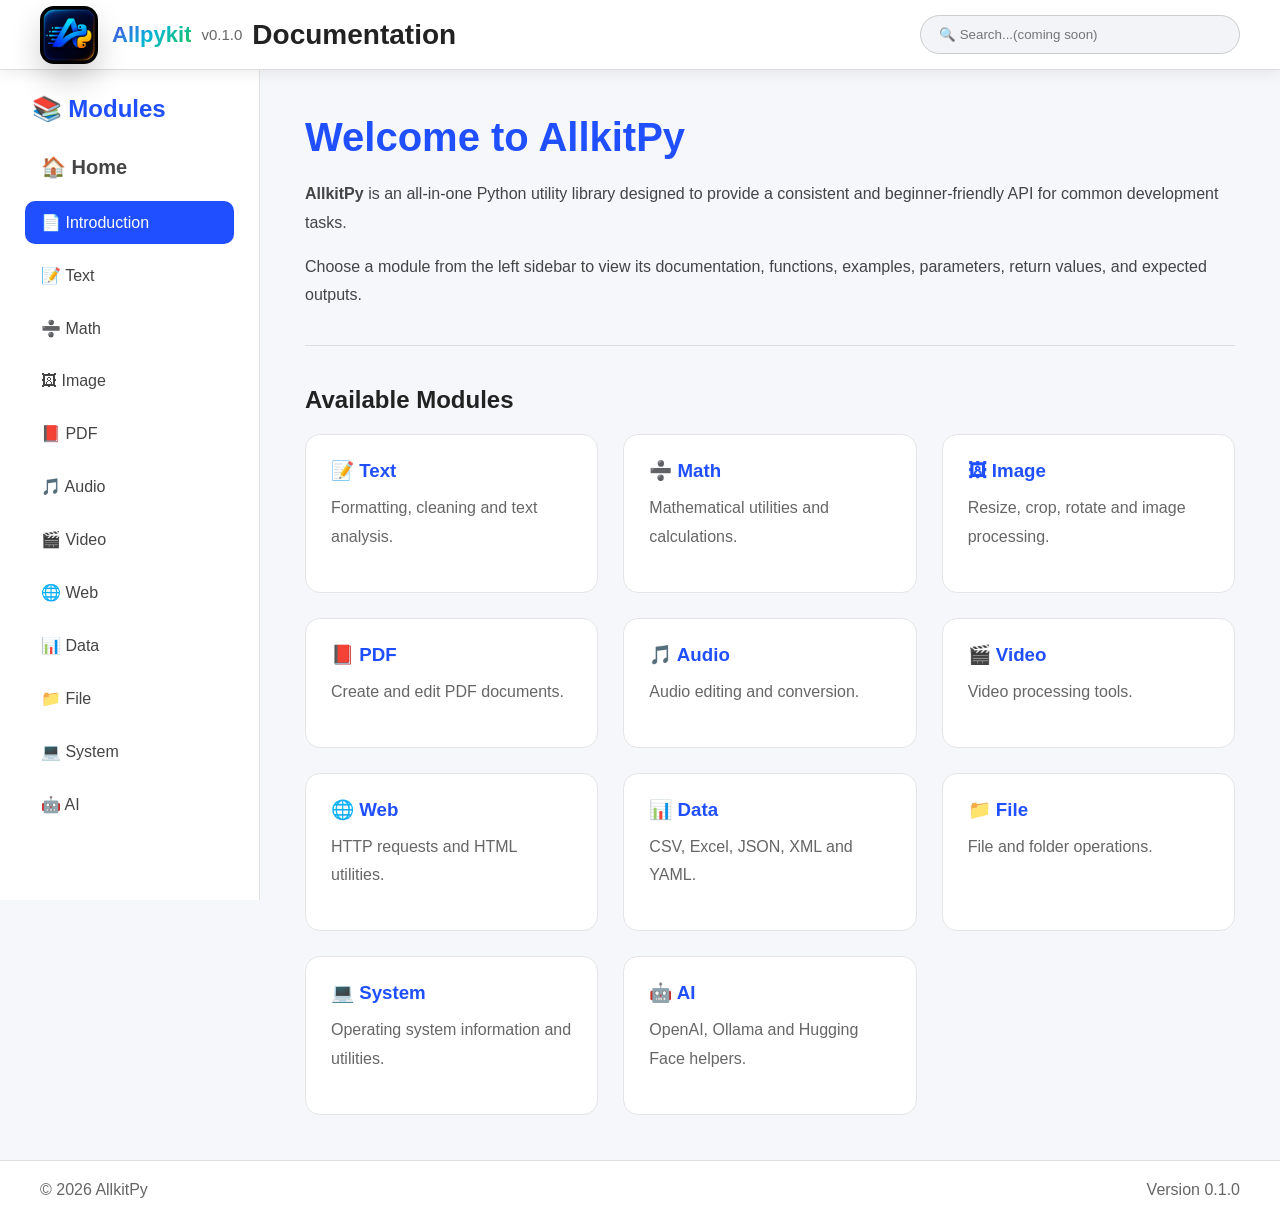
<file: examples.html>
<!DOCTYPE html>
<html lang="en">

<head>

    <meta charset="UTF-8">
    <meta name="viewport" content="width=device-width, initial-scale=1.0">

    <title>AllkitPy Documentation</title>

    <link rel="stylesheet" href="docs.css">
        <link rel="stylesheet" href="image.css">


</head>

<body>

    <!-- ========================================= -->
    <!-- Header -->
    <!-- ========================================= -->

<header class="topbar">
        <div class="logo">
            <a class="brand" href="#">
            <img src="images/icon.png" alt="Allpykit">
            <span>Allpykit</span>
            </a>
              <!-- Allkit<span>Py</span> -->
            <small>v0.1.0</small>Documentation
        </div>
        <div class="search">
            <input type="search" placeholder="🔍 Search...(coming soon)">
        </div>
    </header>

    <!-- ========================================= -->
    <!-- Main -->
    <!-- ========================================= -->

    <main class="container">

        <!-- ================= Sidebar ================= -->

        <aside class="sidebar">

                        <h2>&nbsp;📚 Modules</h2>


            <nav>
                                <a href="index.html" style="font-size: 20px;"><b>🏠 Home</b></a>

                <a href="examples.html" class="active">
                    📄 Introduction
                </a>

                <a href="text.html">
                    📝 Text
                </a>

                <a href="math.html">
                    ➗ Math
                </a>

                <a href="image.html">
                    🖼 Image
                </a>

                <a href="pdf.html">
                    📕 PDF
                </a>

                <a href="audio.html">
                    🎵 Audio
                </a>

                <a href="video.html">
                    🎬 Video
                </a>

                <a href="web.html">
                    🌐 Web
                </a>

                <a href="data.html">
                    📊 Data
                </a>

                <a href="file.html">
                    📁 File
                </a>

                <a href="system.html">
                    💻 System
                </a>

                <a href="ai.html">
                    🤖 AI
                </a>

            </nav>

        </aside>

        <!-- ================= Content ================= -->

        <section class="content">

            <h1>
                Welcome to AllkitPy
            </h1>

            <p>

                <strong>AllkitPy</strong> is an all-in-one Python utility
                library designed to provide a consistent and beginner-friendly
                API for common development tasks.

            </p>

            <p>

                Choose a module from the left sidebar to view its
                documentation, functions, examples, parameters,
                return values, and expected outputs.

            </p>

            <hr>

            <h2>
                Available Modules
            </h2>

            <div class="module-grid">

                <a href="text.html" class="card">
                    <h3>📝 Text</h3>
                    <p>Formatting, cleaning and text analysis.</p>
                </a>

                <a href="math.html" class="card">
                    <h3>➗ Math</h3>
                    <p>Mathematical utilities and calculations.</p>
                </a>

                <a href="image.html" class="card">
                    <h3>🖼 Image</h3>
                    <p>Resize, crop, rotate and image processing.</p>
                </a>

                <a href="pdf.html" class="card">
                    <h3>📕 PDF</h3>
                    <p>Create and edit PDF documents.</p>
                </a>

                <a href="audio.html" class="card">
                    <h3>🎵 Audio</h3>
                    <p>Audio editing and conversion.</p>
                </a>

                <a href="video.html" class="card">
                    <h3>🎬 Video</h3>
                    <p>Video processing tools.</p>
                </a>

                <a href="web.html" class="card">
                    <h3>🌐 Web</h3>
                    <p>HTTP requests and HTML utilities.</p>
                </a>

                <a href="data.html" class="card">
                    <h3>📊 Data</h3>
                    <p>CSV, Excel, JSON, XML and YAML.</p>
                </a>

                <a href="file.html" class="card">
                    <h3>📁 File</h3>
                    <p>File and folder operations.</p>
                </a>

                <a href="system.html" class="card">
                    <h3>💻 System</h3>
                    <p>Operating system information and utilities.</p>
                </a>

                <a href="ai.html" class="card">
                    <h3>🤖 AI</h3>
                    <p>OpenAI, Ollama and Hugging Face helpers.</p>
                </a>

            </div>

        </section>

    </main>

    <!-- ========================================= -->
    <!-- Footer -->
    <!-- ========================================= -->

    <footer>

        © 2026 AllkitPy

        <span>

            Version 0.1.0

        </span>

    </footer>

    <script src="docs.js"></script>

</body>

</html>
</file>
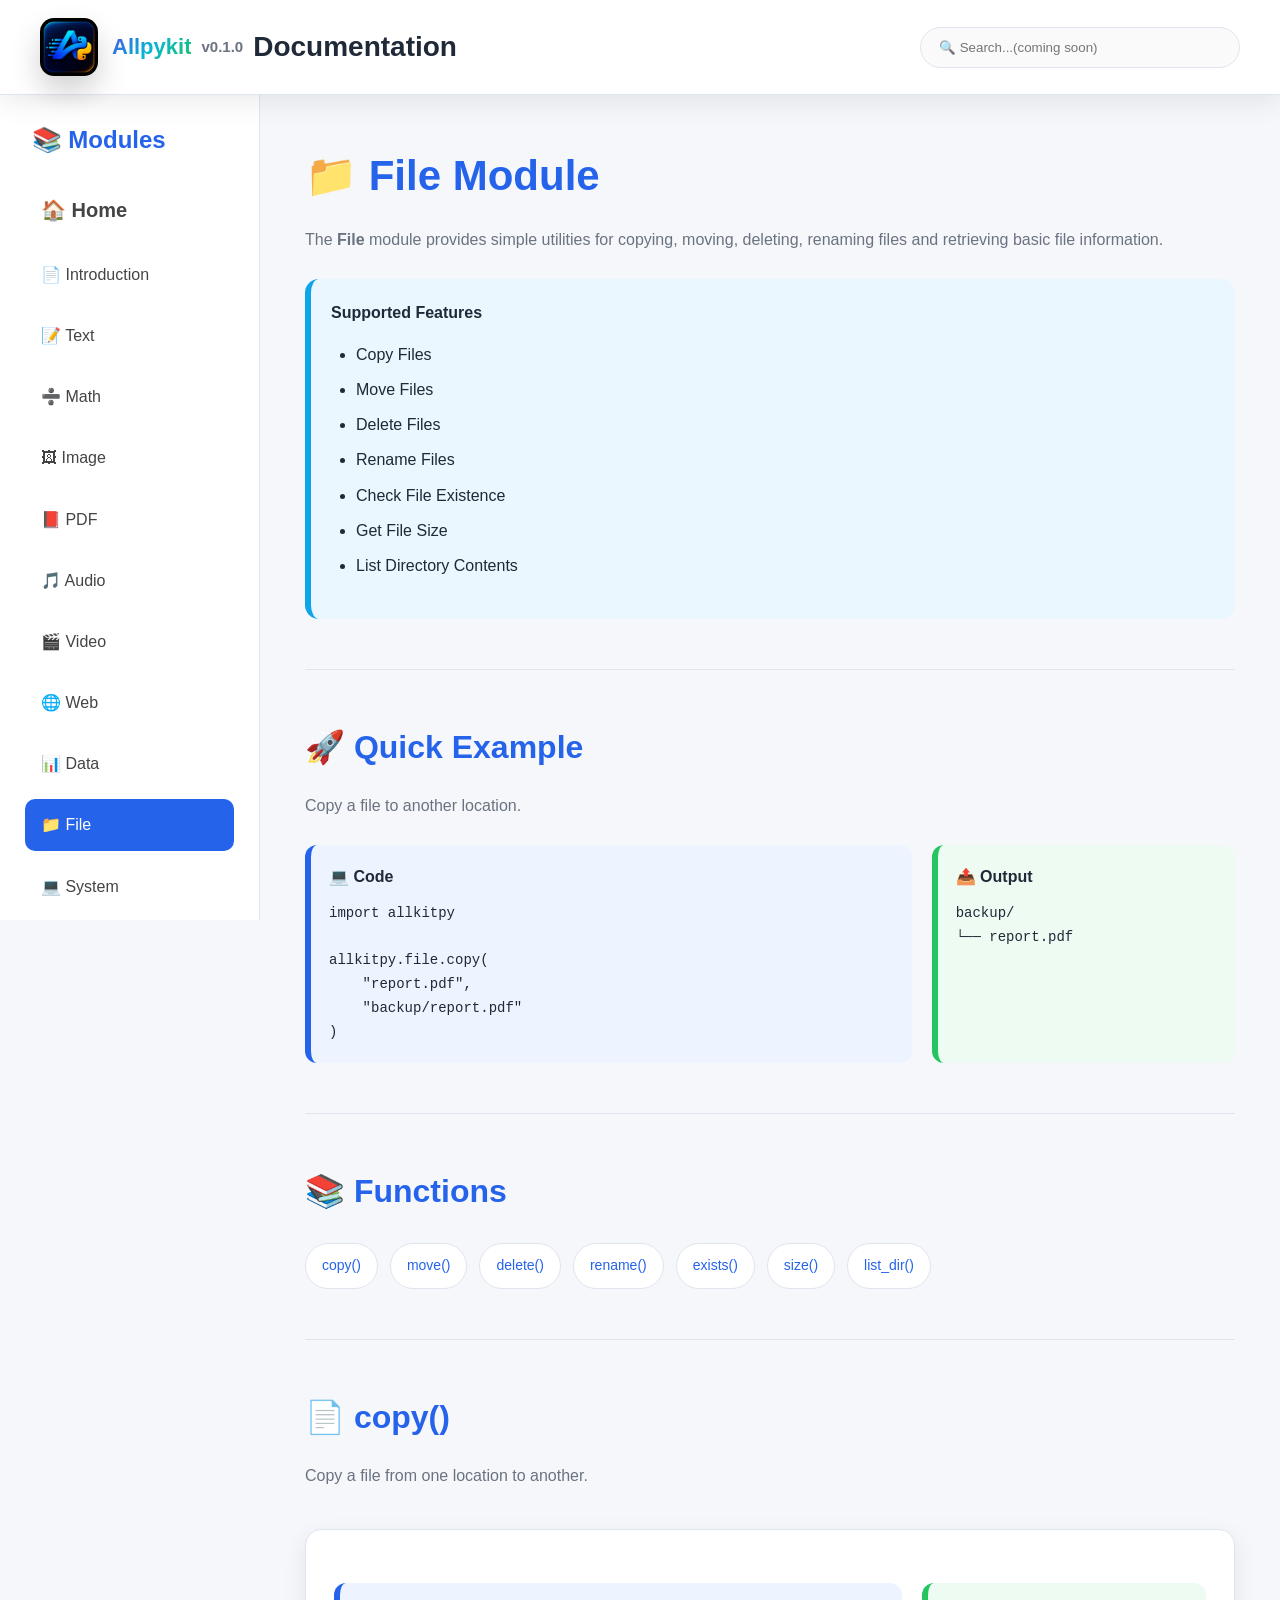
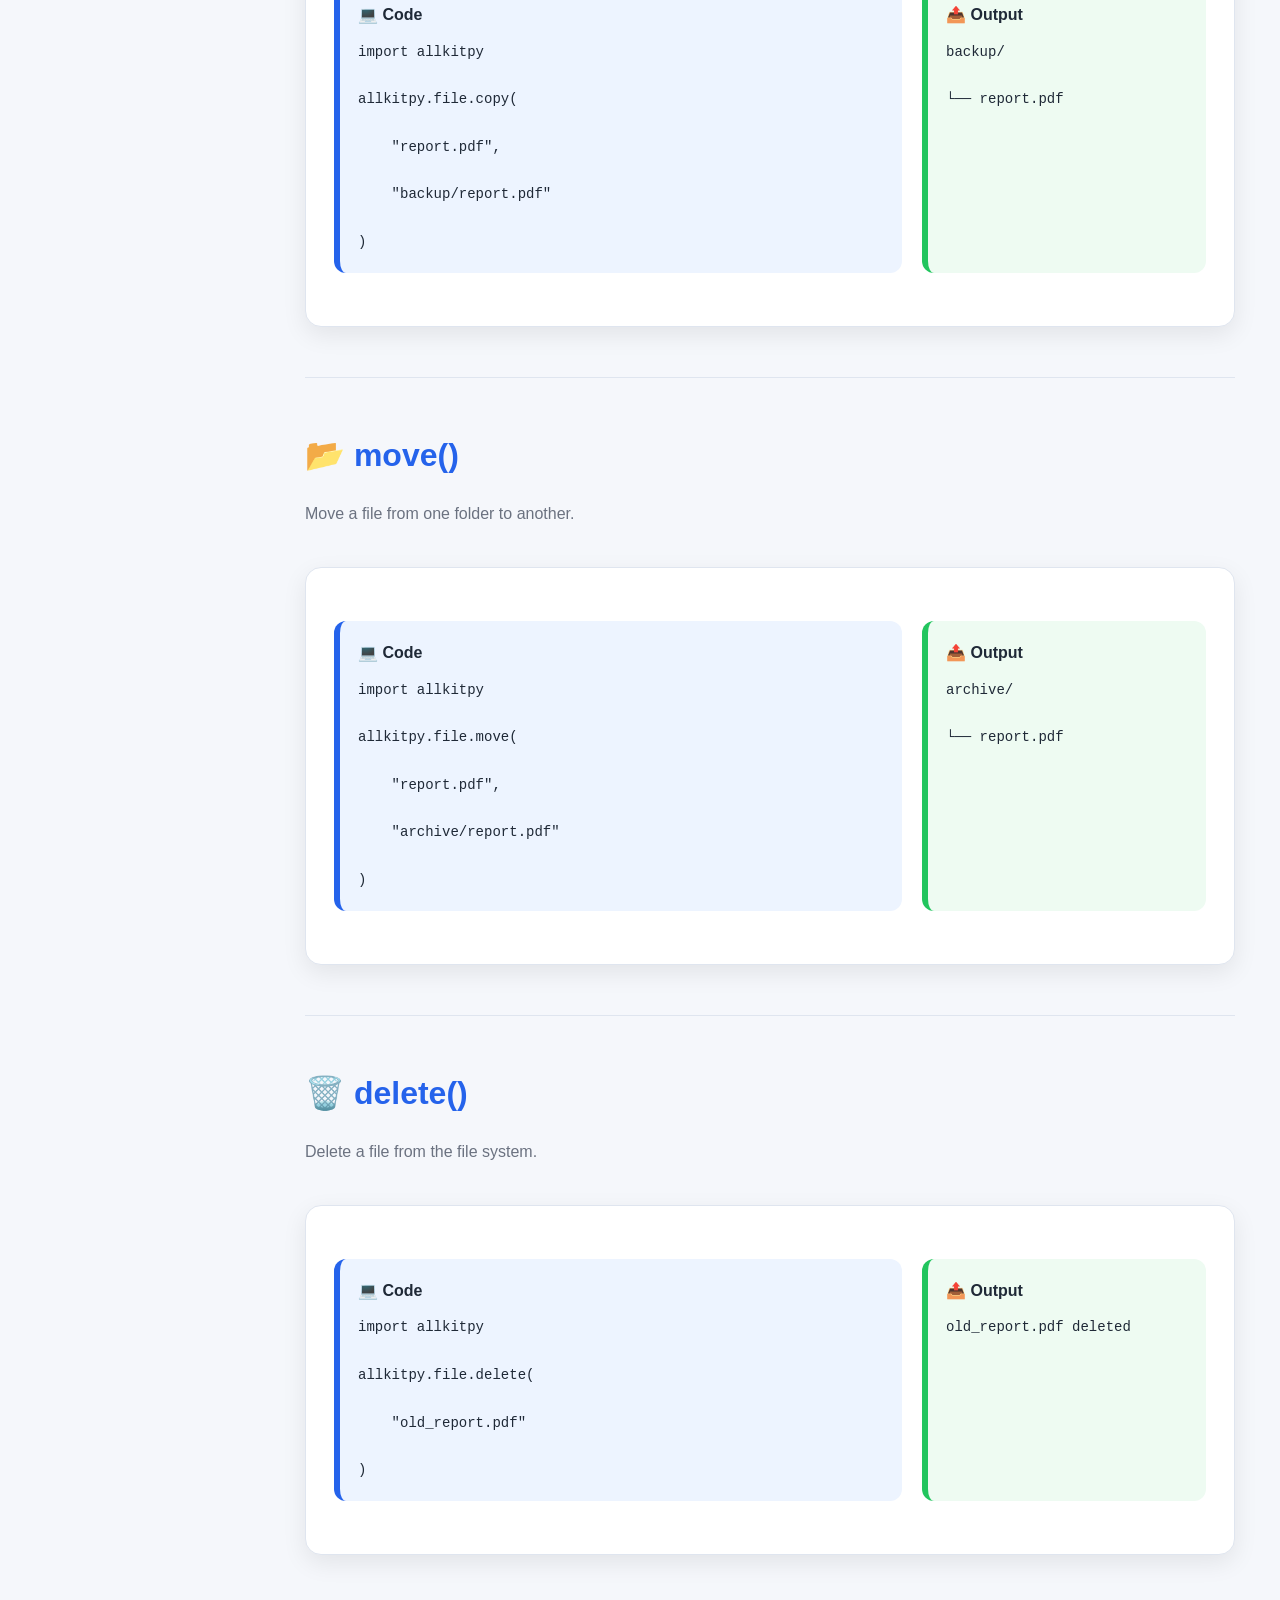
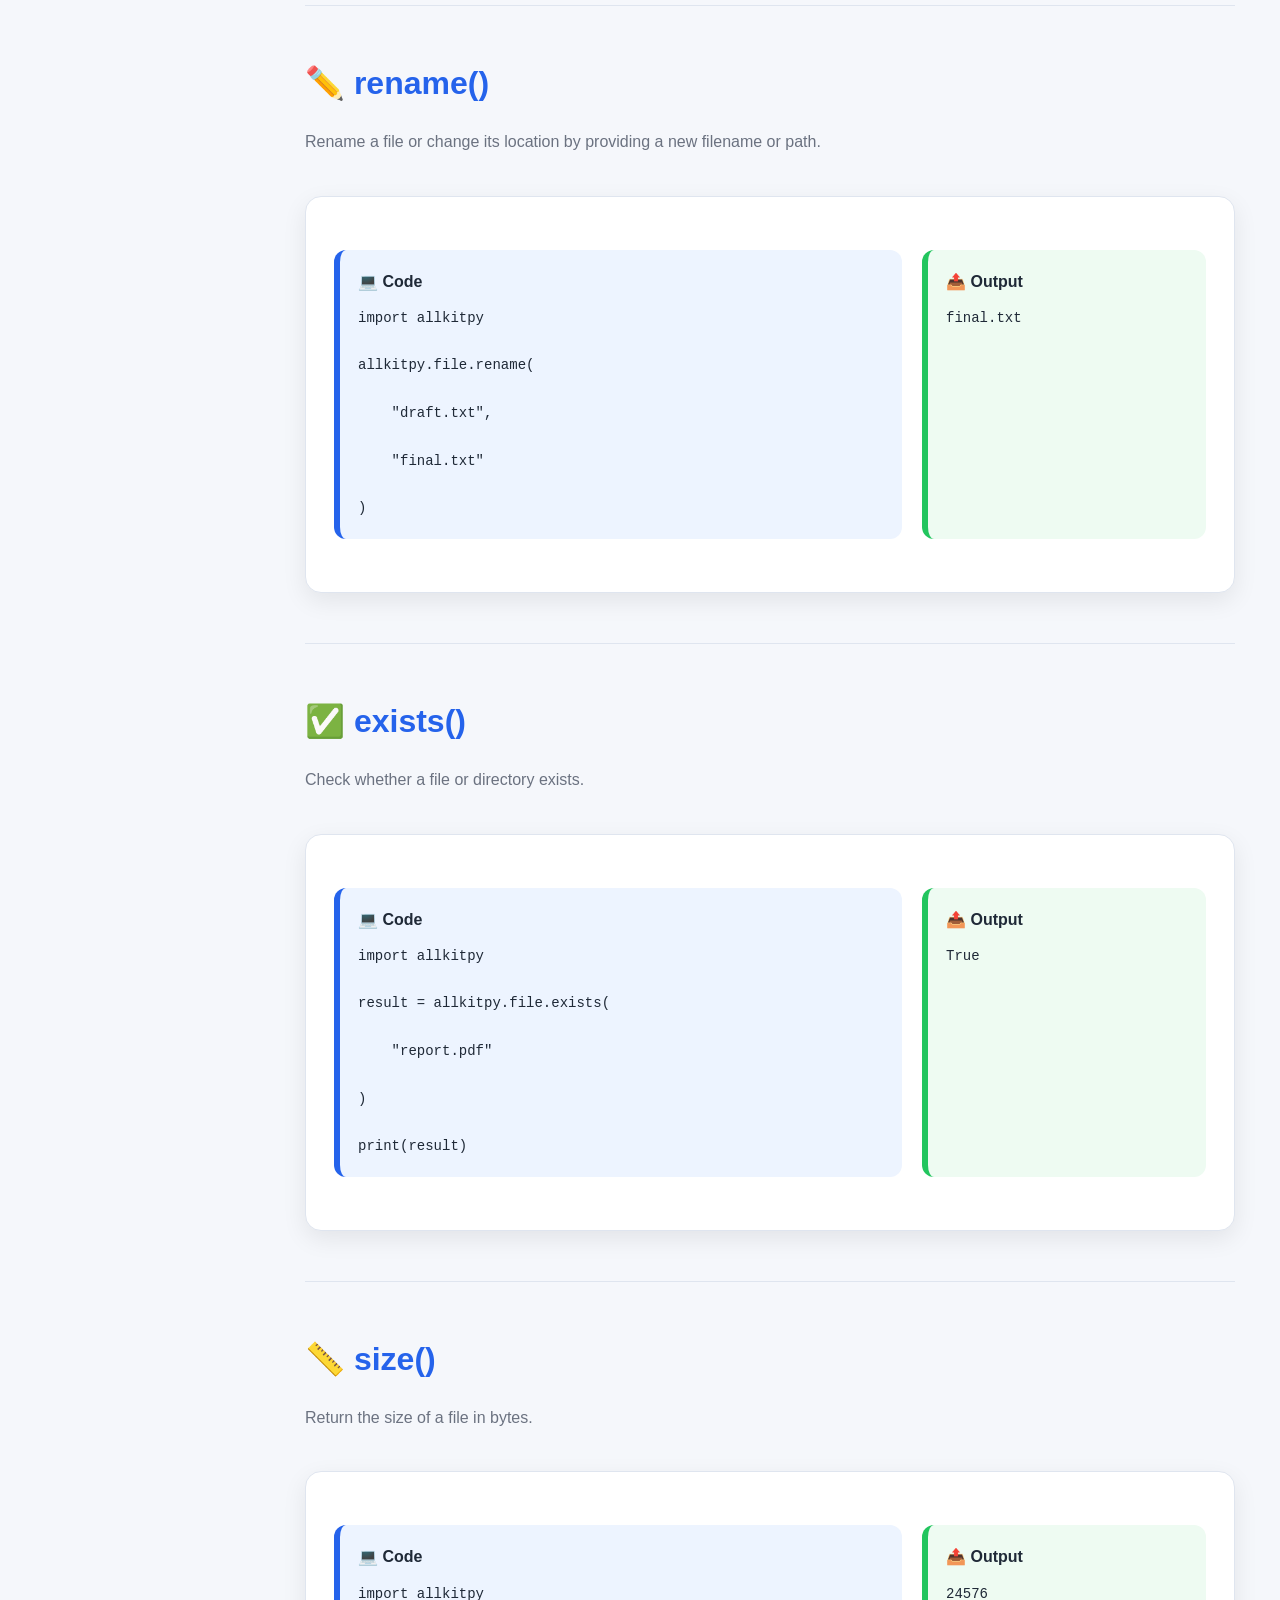
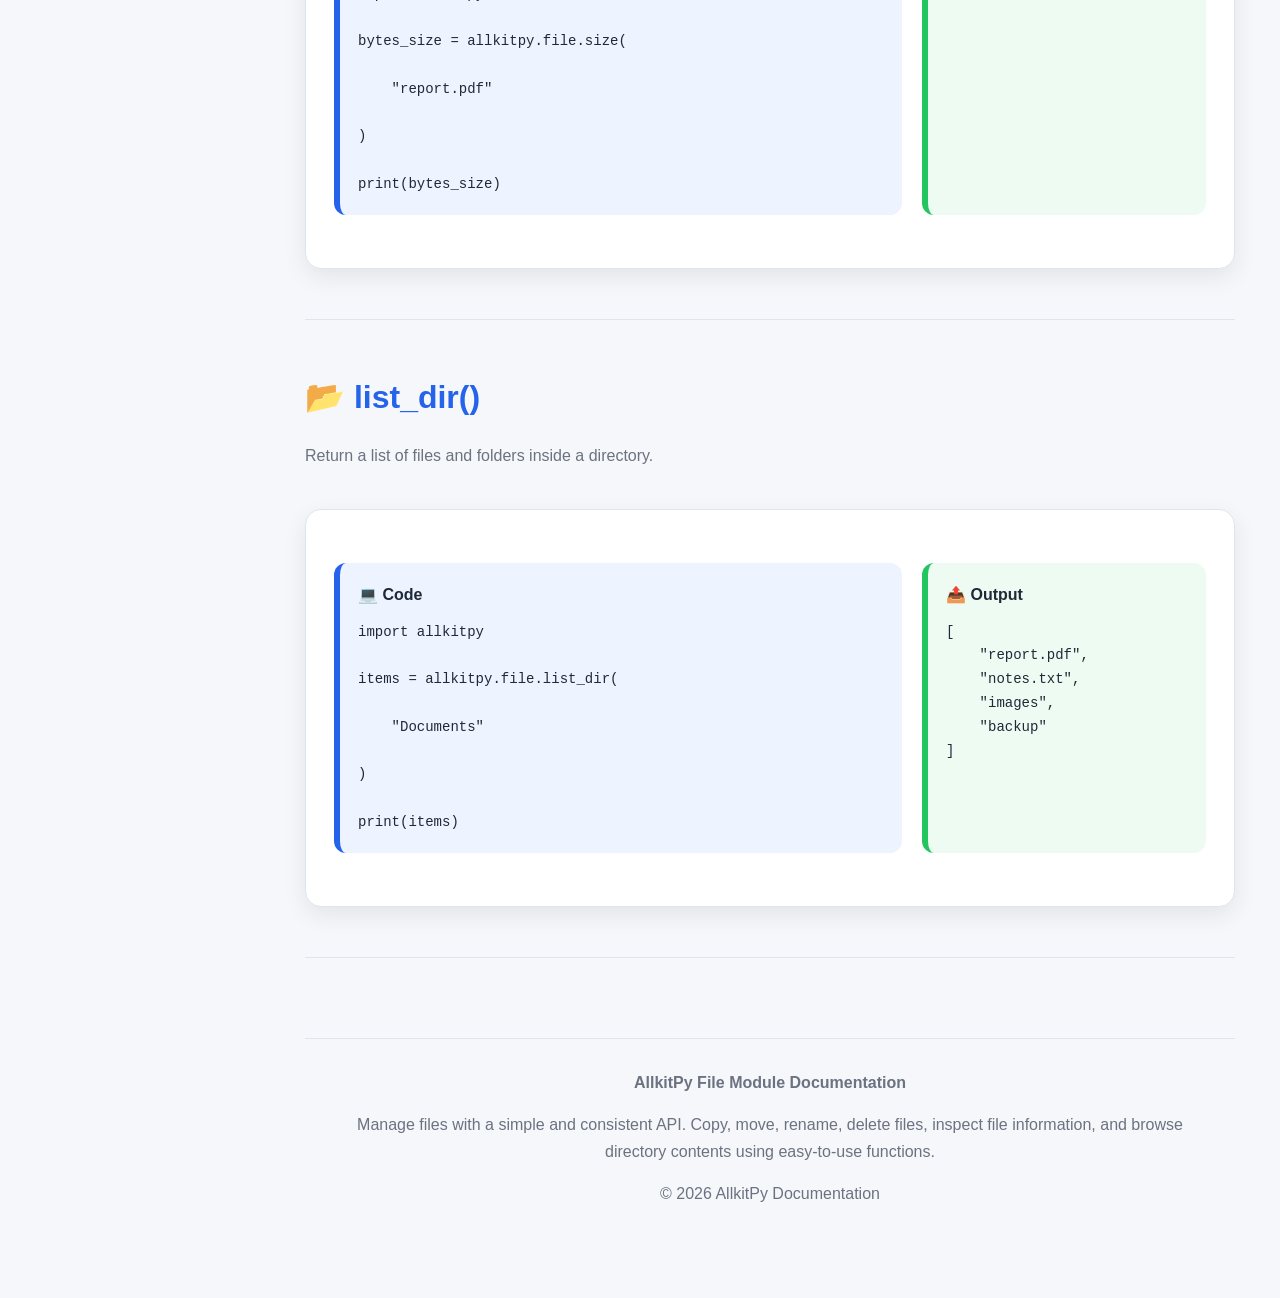
<file: file.html>
<!DOCTYPE html>
<html lang="en">

<head>

<meta charset="UTF-8">

<meta name="viewport"
content="width=device-width, initial-scale=1.0">

<title>File Module | AllkitPy</title>

<link rel="stylesheet" href="modules.css">
<link rel="stylesheet" href="image.css">


</head>

<body>

<!--==========================================================
TOP BAR
===========================================================-->

<!-- ================= TOP BAR ================= -->
<header class="topbar">
        <div class="logo">
            <a class="brand" href="#">
            <img src="images/icon.png" alt="Allpykit">
            <span>Allpykit</span>
            </a>
              <!-- Allkit<span>Py</span> -->
            <small>v0.1.0</small>Documentation
        </div>
        <div class="search">
            <input type="search" placeholder="🔍 Search...(coming soon)">
        </div>
    </header>

<!-- ================= LAYOUT ================= -->
<div class="container">

<!-- ================= SIDEBAR ================= -->
<aside class="sidebar">

    <h2>&nbsp;📚 Modules</h2>


    <nav>
        <a href="index.html" style="font-size: 20px;"><b>🏠 Home</b></a>

        <a href="examples.html">📄 Introduction</a>
        <a href="text.html">📝 Text</a>
        <a href="math.html">➗ Math</a>
        <a href="image.html">🖼 Image</a>
        <a href="pdf.html">📕 PDF</a>
        <a href="audio.html">🎵 Audio</a>
        <a href="video.html">🎬 Video</a>
        <a href="web.html">🌐 Web</a>
        <a href="data.html">📊 Data</a>
        <a class="active" href="file.html">📁 File</a>
        <a href="system.html">💻 System</a>
        <a href="ai.html">🤖 AI</a>
    </nav>

</aside>
<!--==========================================================
CONTENT
===========================================================-->

<main class="content">

<h1>📁 File Module</h1>

<p>

The <b>File</b> module provides simple utilities for
copying, moving, deleting, renaming files and retrieving
basic file information.

</p>

<div class="info-box">

<b>Supported Features</b>

<ul>

<li>Copy Files</li>

<li>Move Files</li>

<li>Delete Files</li>

<li>Rename Files</li>

<li>Check File Existence</li>

<li>Get File Size</li>

<li>List Directory Contents</li>

</ul>

</div>

<hr class="divider">

<!--==========================================================
QUICK EXAMPLE
===========================================================-->

<h2 class="section-title">

🚀 Quick Example

</h2>

<p>

Copy a file to another location.

</p>

<div class="example-grid">

<div class="code-box">

<h4>💻 Code</h4>

<pre><code>import allkitpy

allkitpy.file.copy(
    "report.pdf",
    "backup/report.pdf"
)</code></pre>

</div>

<div class="output-box">

<h4>📤 Output</h4>

<pre><code>backup/
└── report.pdf</code></pre>

</div>

</div>

<hr class="divider">

<!--==========================================================
FUNCTION NAVIGATION
===========================================================-->

<h2 class="section-title">

📚 Functions

</h2>

<div class="function-nav">

<a href="#copy">copy()</a>

<a href="#move">move()</a>

<a href="#delete">delete()</a>

<a href="#rename">rename()</a>

<a href="#exists">exists()</a>

<a href="#size">size()</a>

<a href="#list_dir">list_dir()</a>

</div>

<hr class="divider">

<!--==========================================================
PART 2 STARTS HERE
(copy, move)
===========================================================-->
<!--==========================================================
COPY
===========================================================-->

<h2 class="section-title" id="copy">

📄 copy()

</h2>

<p>

Copy a file from one location to another.

</p>

<div class="function-card">

<div class="example-grid">

<div class="code-box">

<h4>💻 Code</h4>

<pre><code>import allkitpy

allkitpy.file.copy(

    "report.pdf",

    "backup/report.pdf"

)</code></pre>

</div>

<div class="output-box">

<h4>📤 Output</h4>

<pre><code>backup/

└── report.pdf</code></pre>

</div>

</div>

</div>

<hr class="divider">

<!--==========================================================
MOVE
===========================================================-->

<h2 class="section-title" id="move">

📂 move()

</h2>

<p>

Move a file from one folder to another.

</p>

<div class="function-card">

<div class="example-grid">

<div class="code-box">

<h4>💻 Code</h4>

<pre><code>import allkitpy

allkitpy.file.move(

    "report.pdf",

    "archive/report.pdf"

)</code></pre>

</div>

<div class="output-box">

<h4>📤 Output</h4>

<pre><code>archive/

└── report.pdf</code></pre>

</div>

</div>

</div>

<hr class="divider">

<!--==========================================================
PART 3 STARTS HERE
(delete, rename)
===========================================================-->
<!--==========================================================
DELETE
===========================================================-->

<h2 class="section-title" id="delete">

🗑️ delete()

</h2>

<p>

Delete a file from the file system.

</p>

<div class="function-card">

<div class="example-grid">

<div class="code-box">

<h4>💻 Code</h4>

<pre><code>import allkitpy

allkitpy.file.delete(

    "old_report.pdf"

)</code></pre>

</div>

<div class="output-box">

<h4>📤 Output</h4>

<pre><code>old_report.pdf deleted</code></pre>

</div>

</div>

</div>

<hr class="divider">

<!--==========================================================
RENAME
===========================================================-->

<h2 class="section-title" id="rename">

✏️ rename()

</h2>

<p>

Rename a file or change its location by providing a new filename or path.

</p>

<div class="function-card">

<div class="example-grid">

<div class="code-box">

<h4>💻 Code</h4>

<pre><code>import allkitpy

allkitpy.file.rename(

    "draft.txt",

    "final.txt"

)</code></pre>

</div>

<div class="output-box">

<h4>📤 Output</h4>

<pre><code>final.txt</code></pre>

</div>

</div>

</div>

<hr class="divider">

<!--==========================================================
PART 4 STARTS HERE
(exists, size)
===========================================================-->
<!--==========================================================
EXISTS
===========================================================-->

<h2 class="section-title" id="exists">

✅ exists()

</h2>

<p>

Check whether a file or directory exists.

</p>

<div class="function-card">

<div class="example-grid">

<div class="code-box">

<h4>💻 Code</h4>

<pre><code>import allkitpy

result = allkitpy.file.exists(

    "report.pdf"

)

print(result)</code></pre>

</div>

<div class="output-box">

<h4>📤 Output</h4>

<pre><code>True</code></pre>

</div>

</div>

</div>

<hr class="divider">

<!--==========================================================
SIZE
===========================================================-->

<h2 class="section-title" id="size">

📏 size()

</h2>

<p>

Return the size of a file in bytes.

</p>

<div class="function-card">

<div class="example-grid">

<div class="code-box">

<h4>💻 Code</h4>

<pre><code>import allkitpy

bytes_size = allkitpy.file.size(

    "report.pdf"

)

print(bytes_size)</code></pre>

</div>

<div class="output-box">

<h4>📤 Output</h4>

<pre><code>24576</code></pre>

</div>

</div>

</div>

<hr class="divider">

<!--==========================================================
PART 5 STARTS HERE
(list_dir, footer)
===========================================================-->
<!--==========================================================
LIST DIRECTORY
===========================================================-->

<h2 class="section-title" id="list_dir">

📂 list_dir()

</h2>

<p>

Return a list of files and folders inside a directory.

</p>

<div class="function-card">

<div class="example-grid">

<div class="code-box">

<h4>💻 Code</h4>

<pre><code>import allkitpy

items = allkitpy.file.list_dir(

    "Documents"

)

print(items)</code></pre>

</div>

<div class="output-box">

<h4>📤 Output</h4>

<pre><code>[
    "report.pdf",
    "notes.txt",
    "images",
    "backup"
]</code></pre>

</div>

</div>

</div>

<hr class="divider">

<!--==========================================================
FOOTER
===========================================================-->

<footer class="footer">

<p>

<strong>AllkitPy File Module Documentation</strong>

</p>

<p>

Manage files with a simple and consistent API. Copy,
move, rename, delete files, inspect file information,
and browse directory contents using easy-to-use
functions.

</p>

<p>

© 2026 AllkitPy Documentation

</p>

</footer>

</main>

</div>

</body>

</html>
</file>
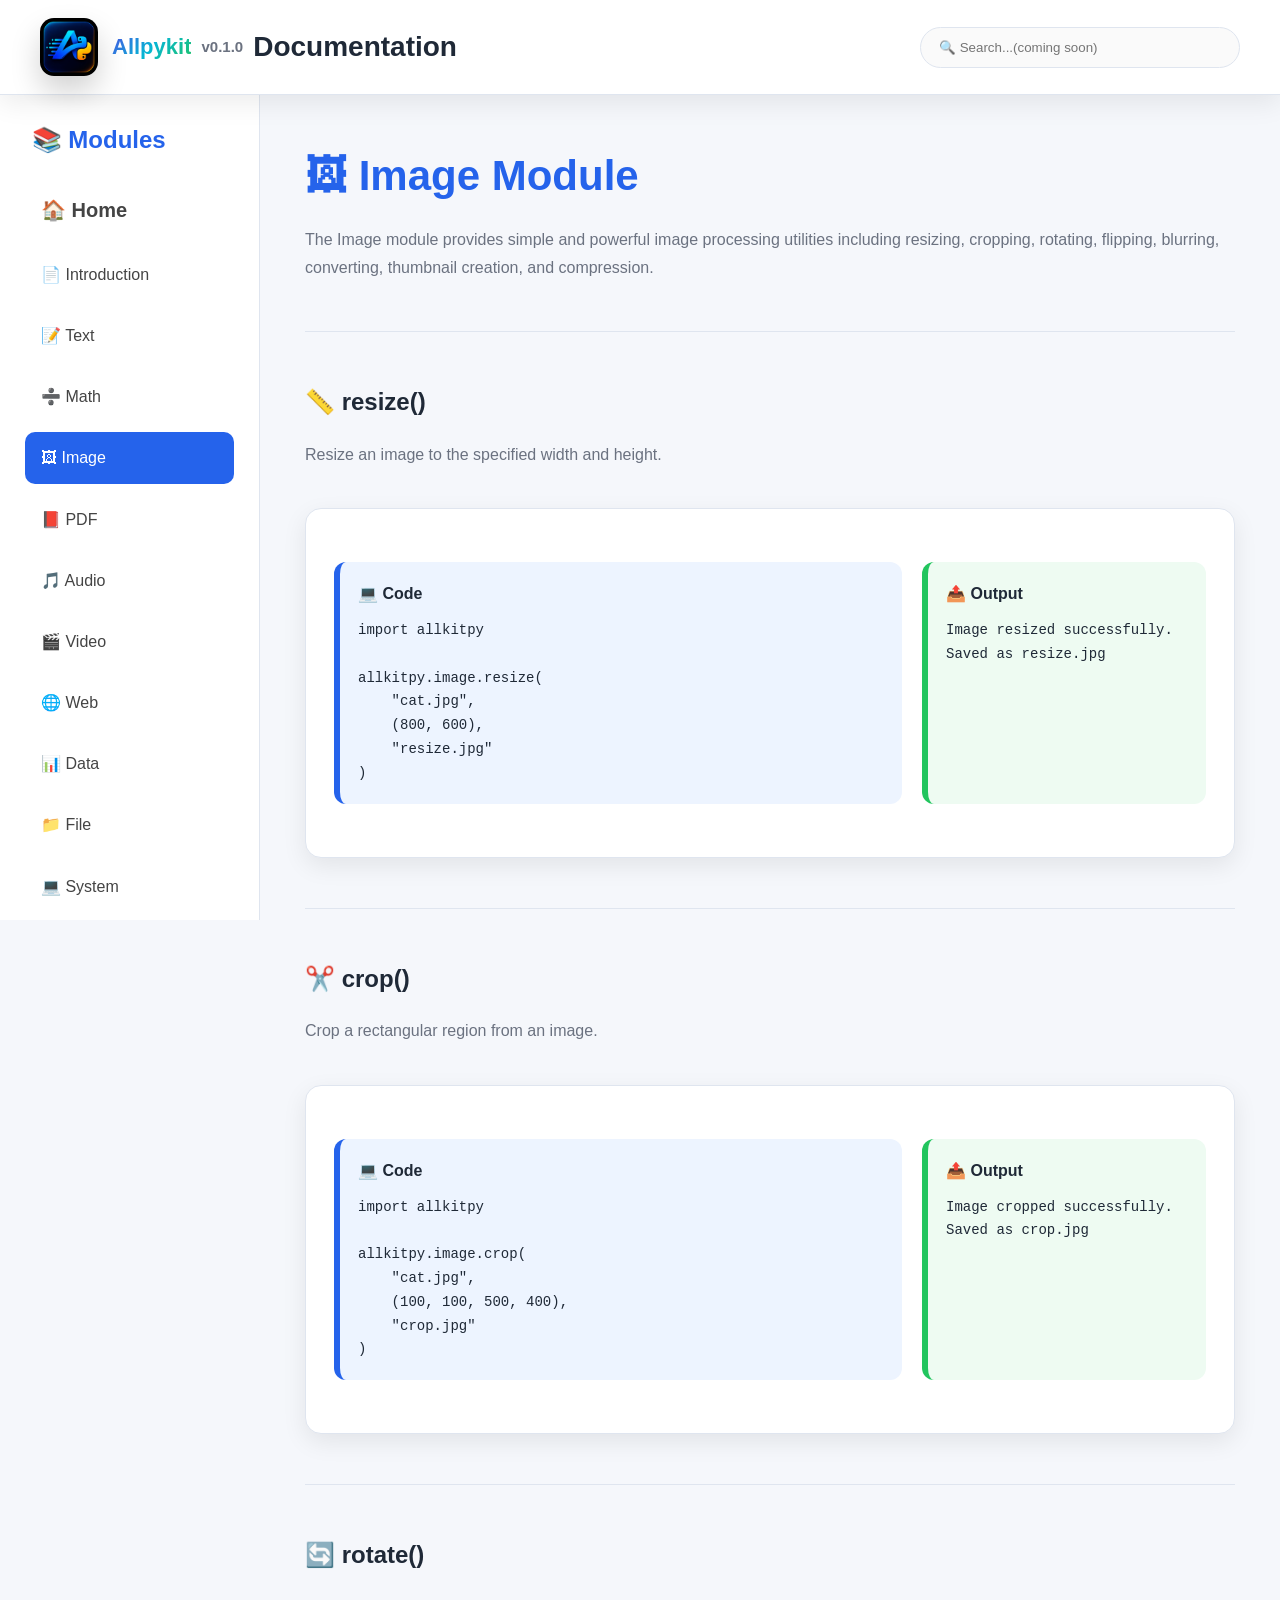
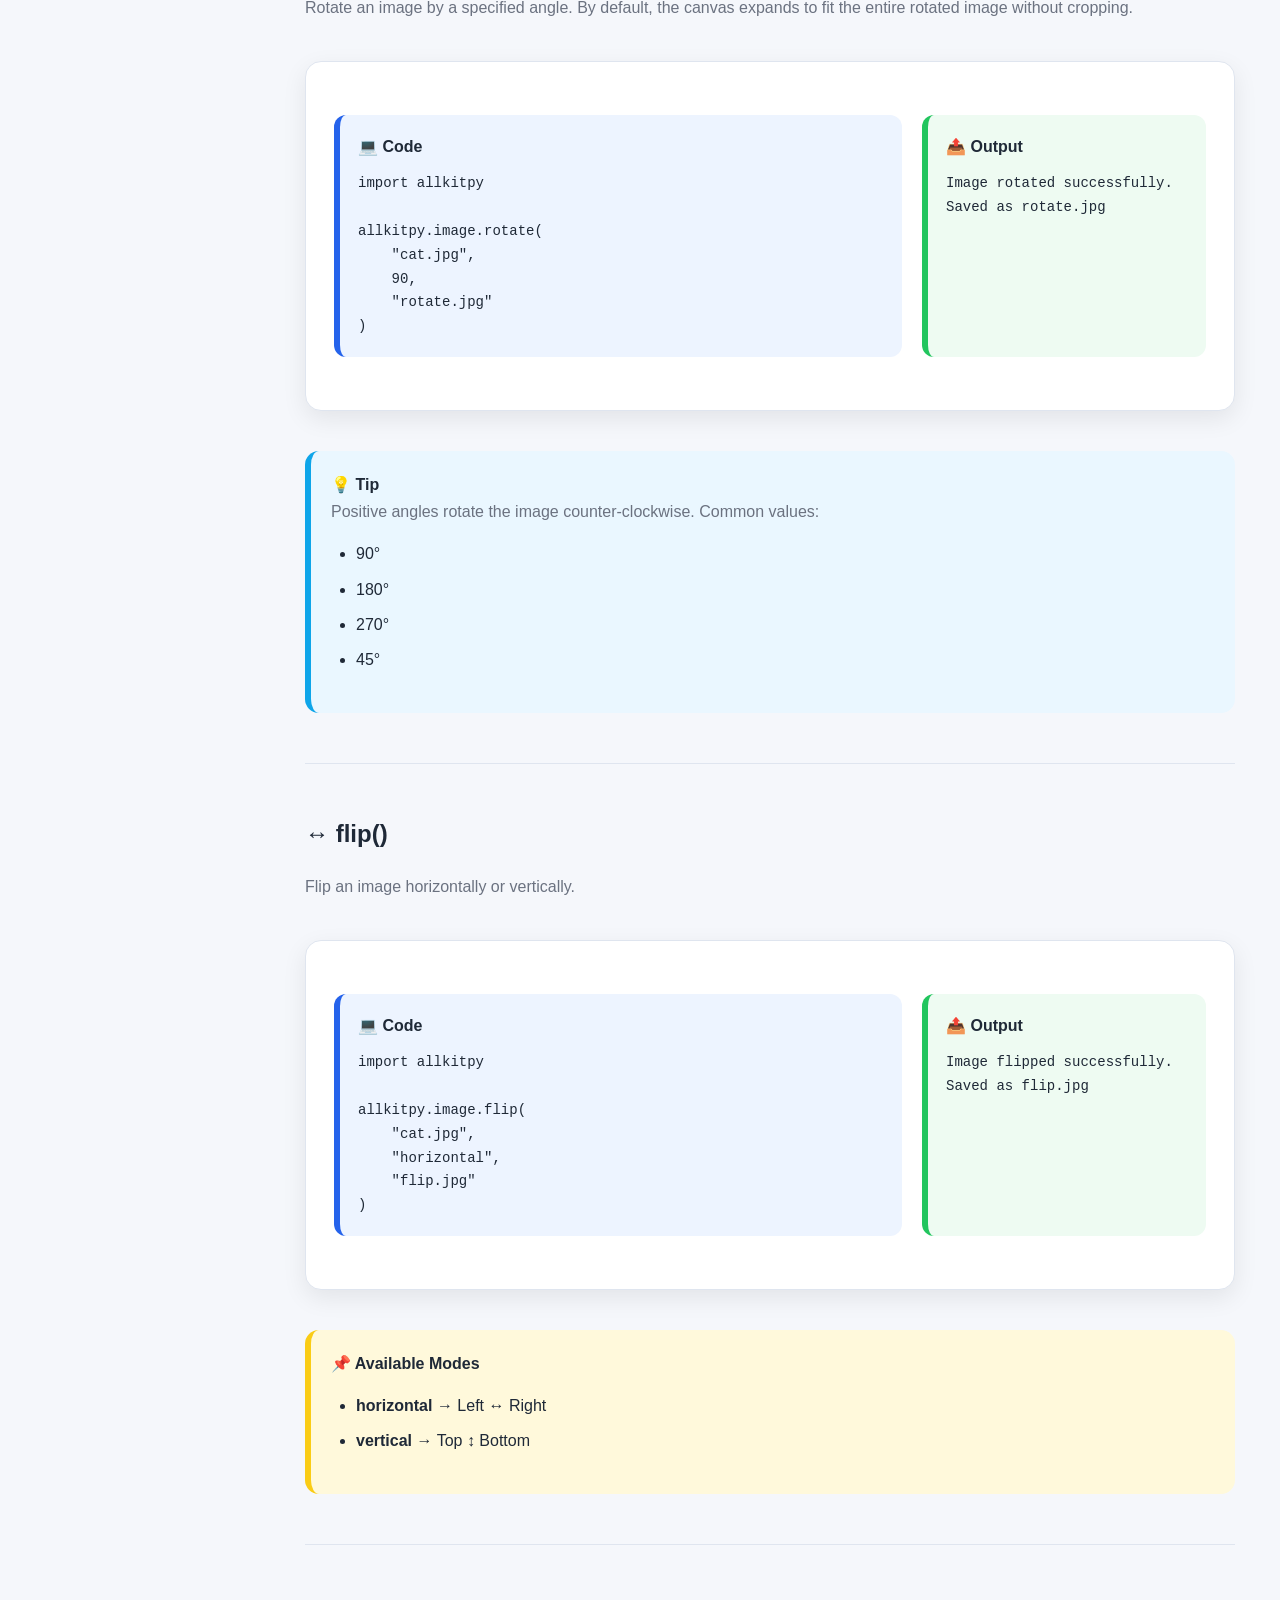
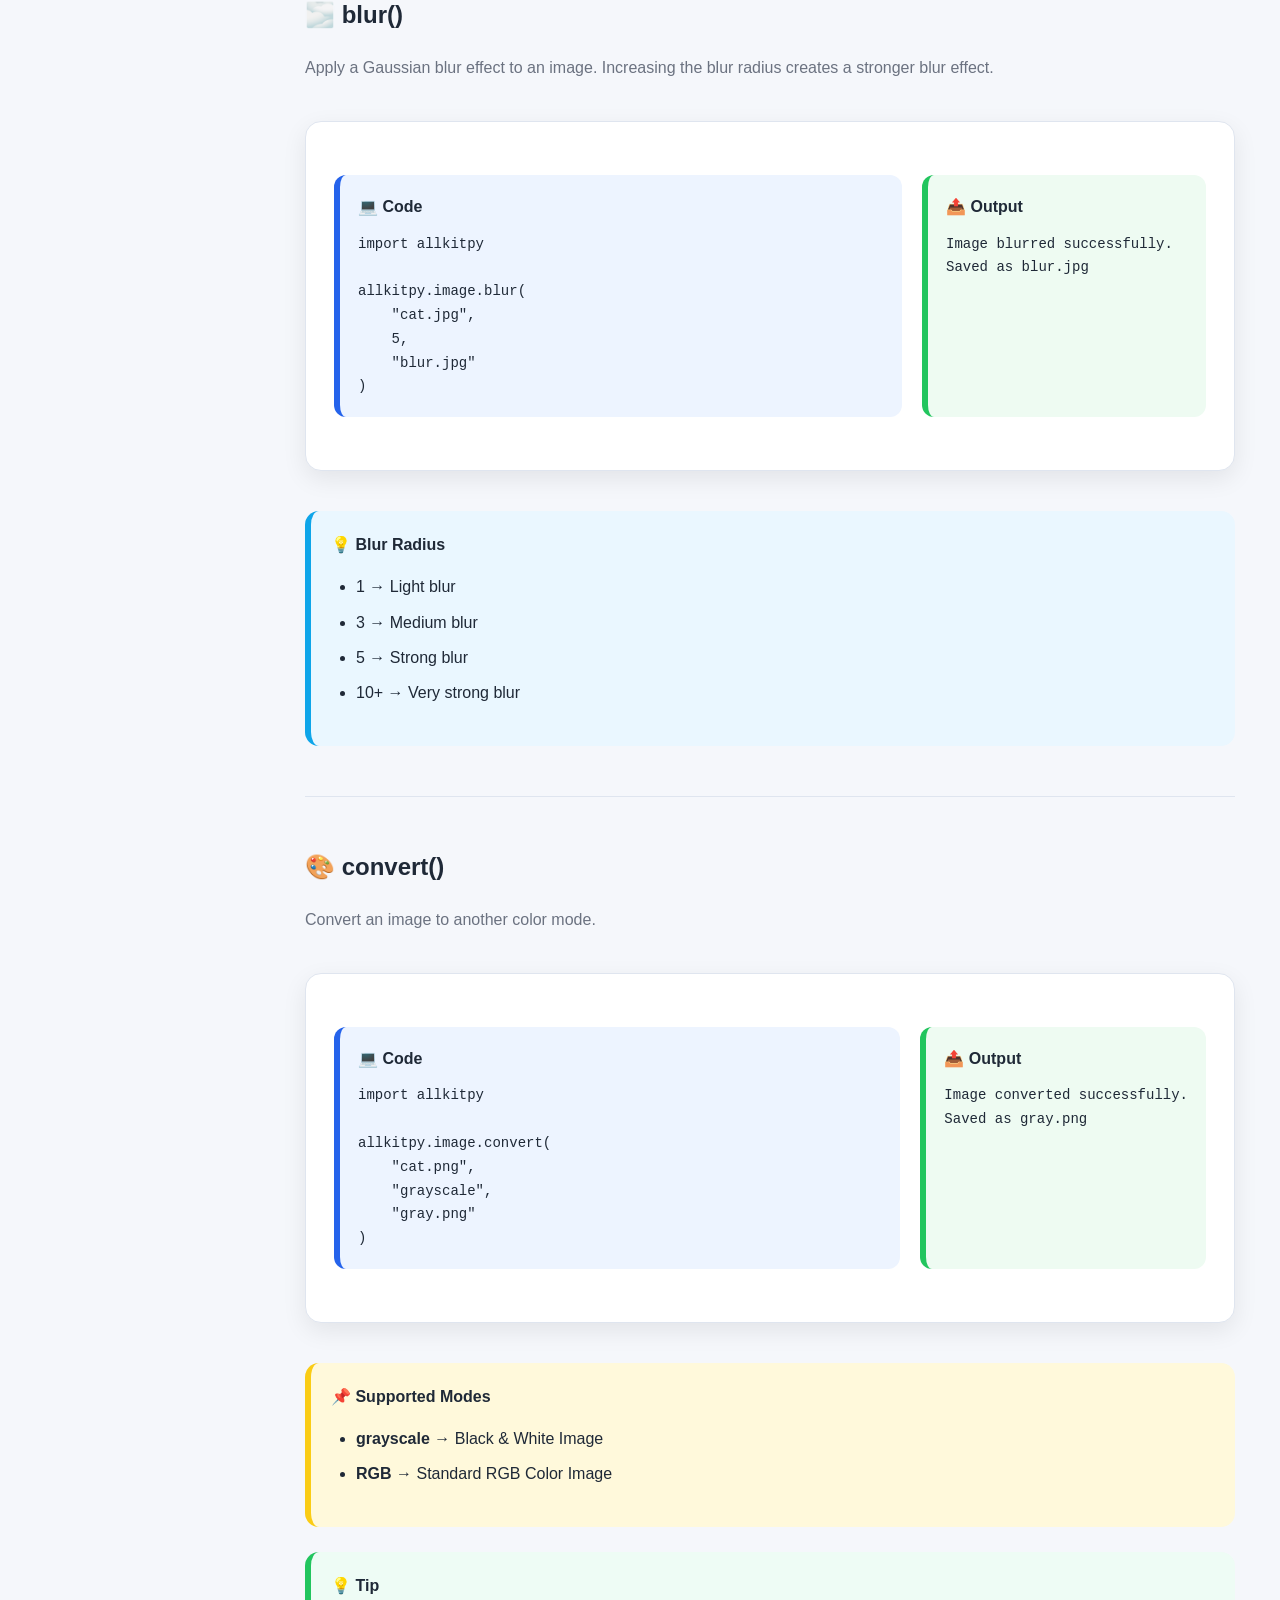
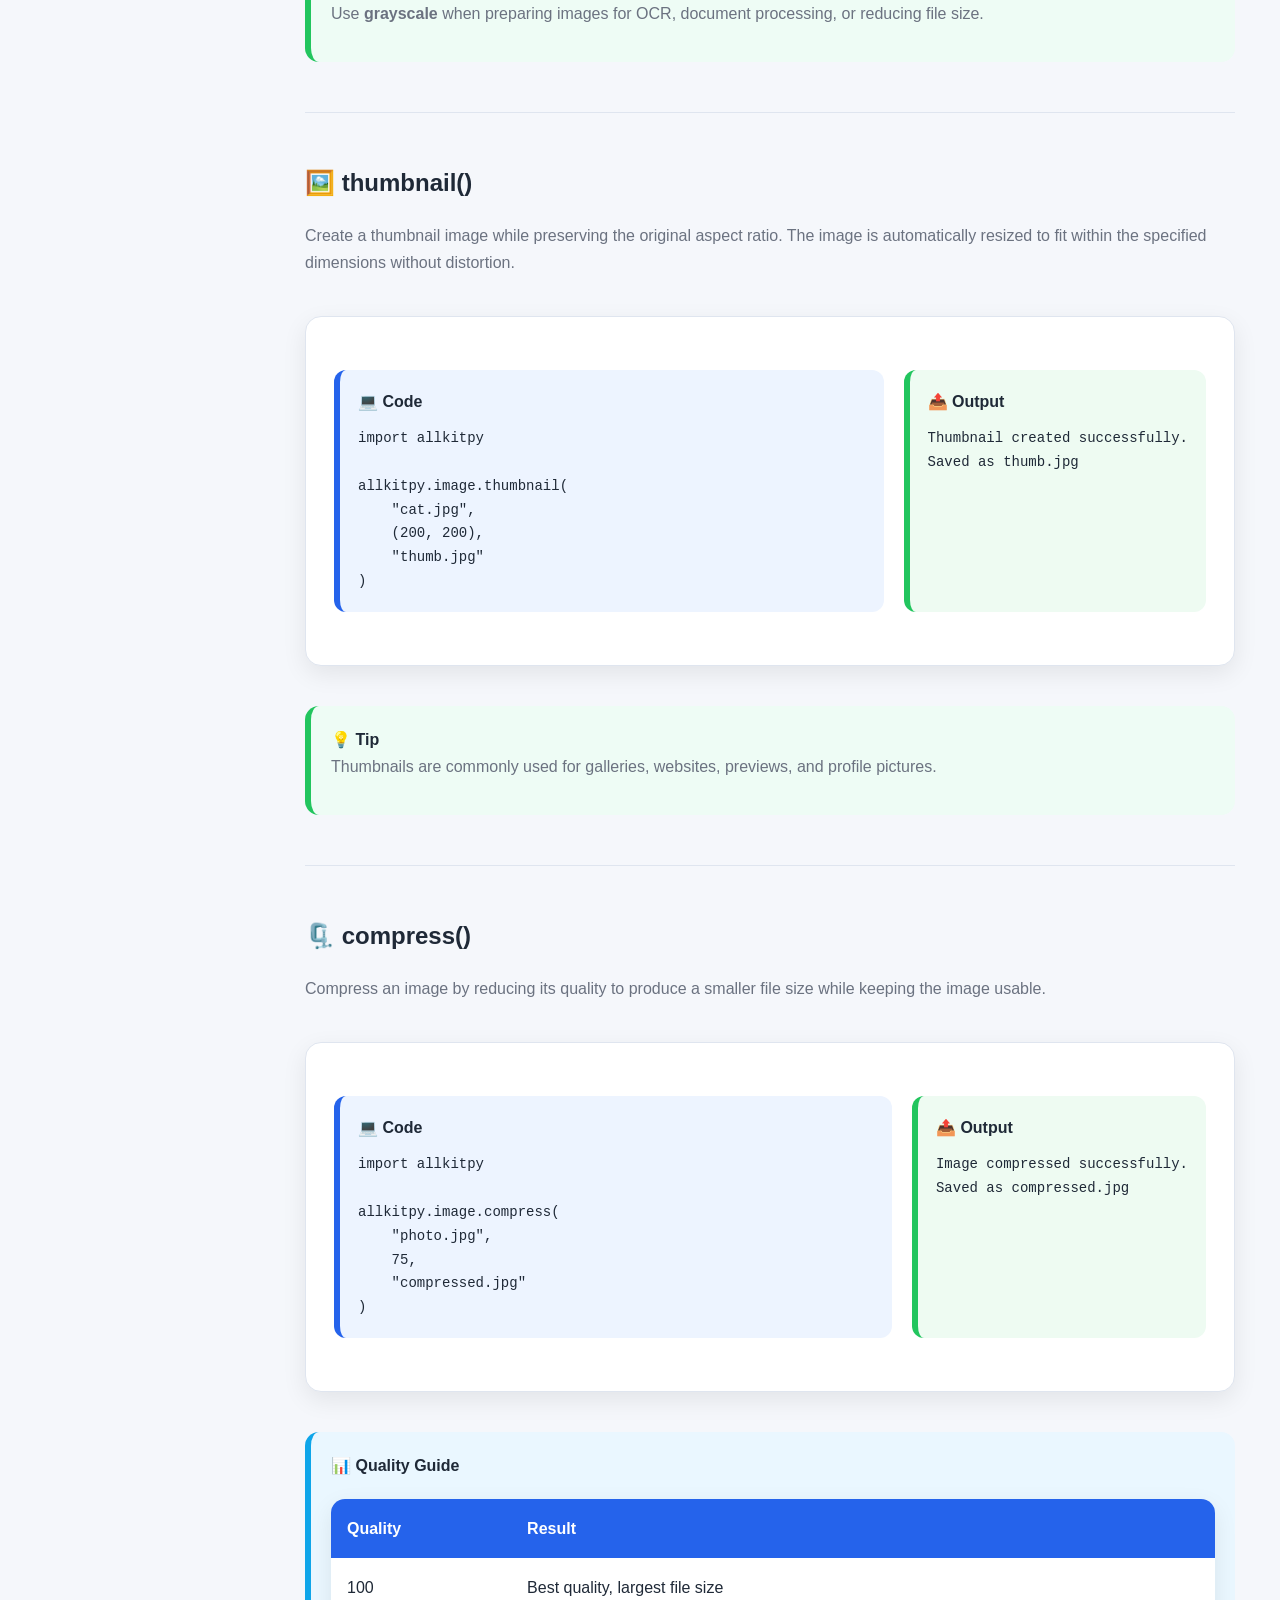
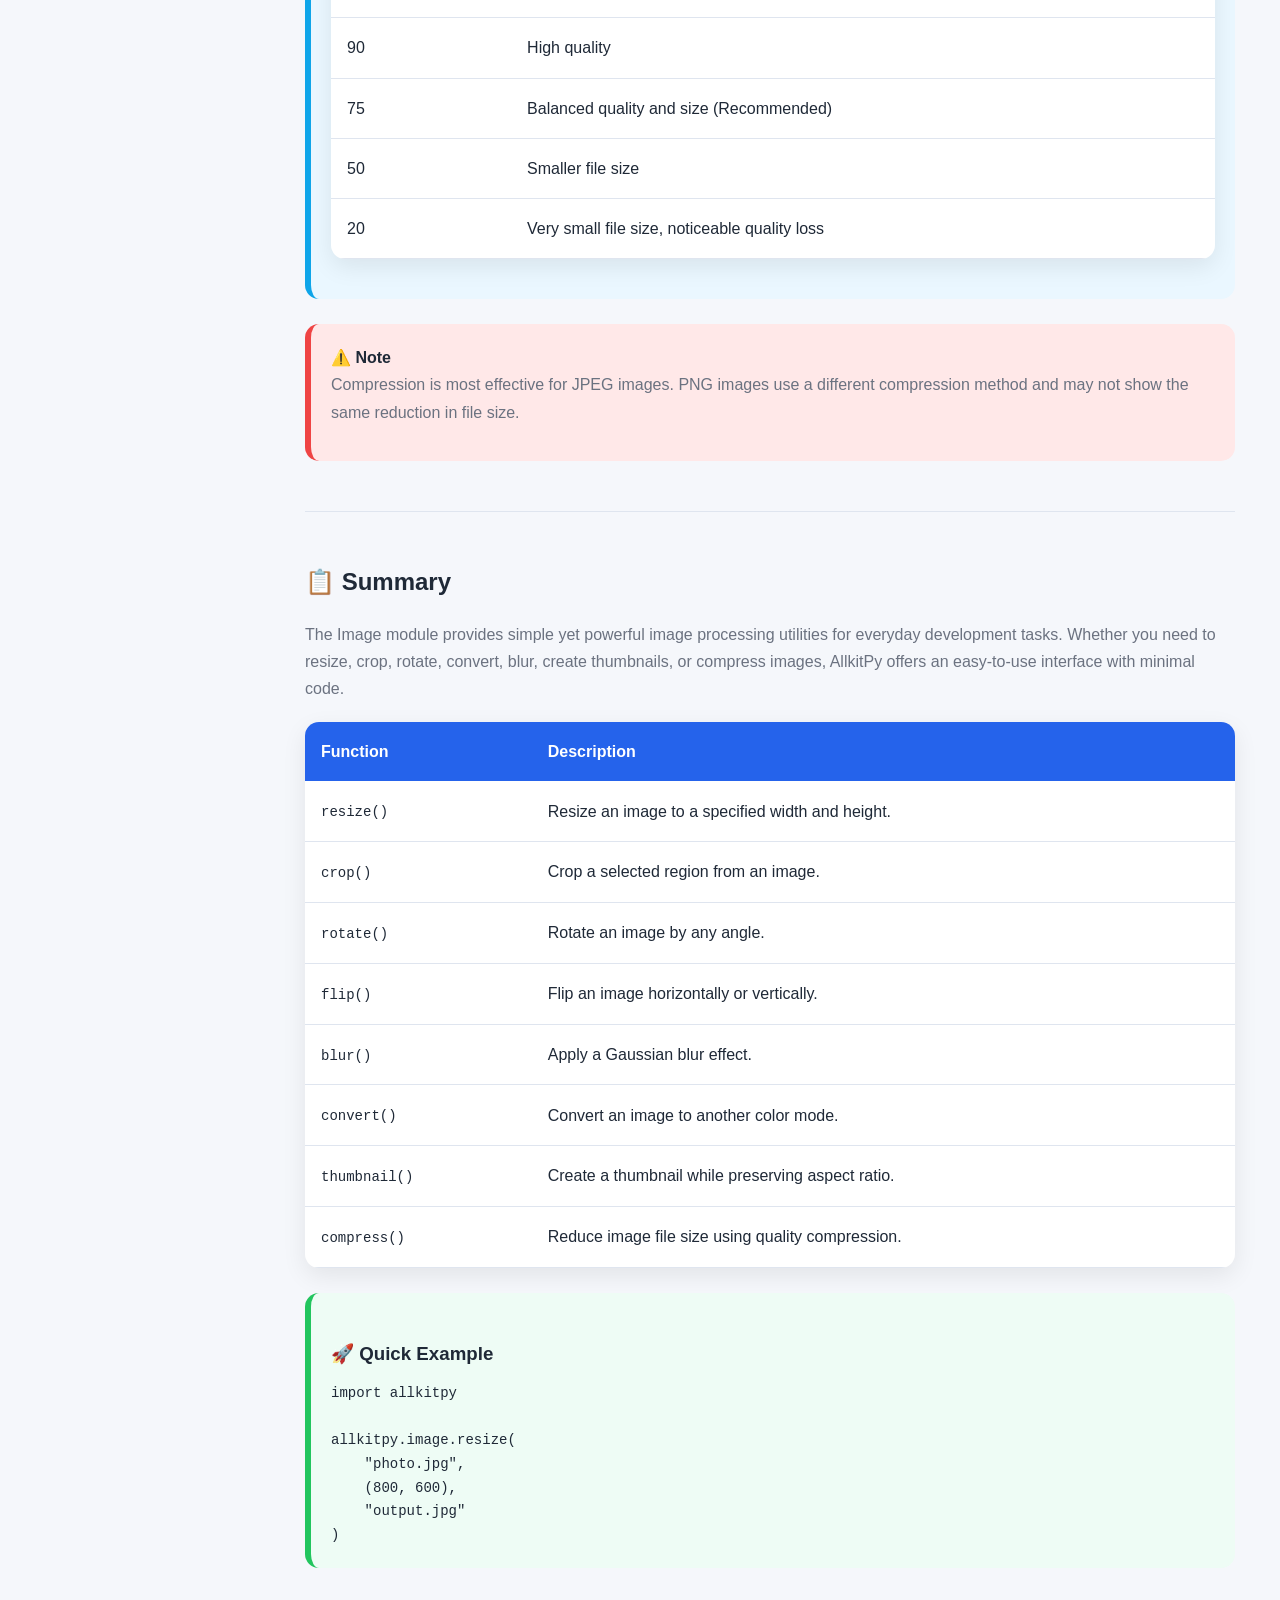
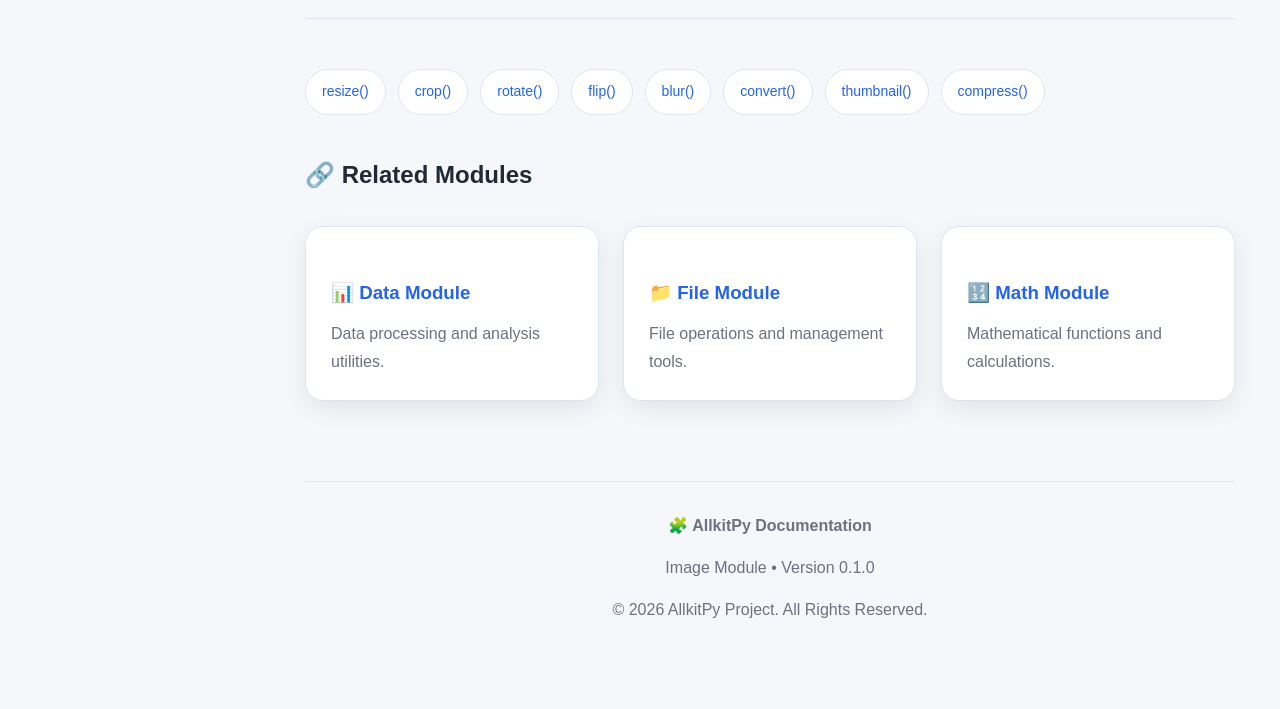
<file: image.html>
<!DOCTYPE html>
<html lang="en">
<head>
    <meta charset="UTF-8">
    <meta name="viewport" content="width=device-width, initial-scale=1.0">
    <title>AllkitPy Documentation - Image Module</title>
    <link rel="stylesheet" href="modules.css">
    <link rel="stylesheet" href="image.css">
    
</head>
<body>

    <!-- ==========================================================
    HEADER
    ========================================================== -->
<header class="topbar">
        <div class="logo">
            <a class="brand" href="#">
            <img src="images/icon.png" alt="Allpykit">
            <span>Allpykit</span>
            </a>
              <!-- Allkit<span>Py</span> -->
            <small>v0.1.0</small>Documentation
        </div>
        <div class="search">
            <input type="search" placeholder="🔍 Search...(coming soon)">
        </div>
    </header>

    <!-- ==========================================================
    MAIN CONTAINER
    ========================================================== -->
    <div class="container">

        <!-- ==========================================================
        SIDEBAR
        ========================================================== -->
        <aside class="sidebar">
            <h2>&nbsp;📚 Modules</h2>

            <nav>
                <a href="index.html" style="font-size: 20px;"><b>🏠 Home</b></a>

                <!-- <a href="#" class="active">🖼 Image</a> -->
                <a href="examples.html">📄 Introduction</a>
                <a href="text.html">📝 Text</a>
                <a href="math.html">➗ Math</a>
                <a class="active" href="image.html">🖼 Image</a>
                <a href="pdf.html">📕 PDF</a>
                <a href="audio.html">🎵 Audio</a>
                <a href="video.html">🎬 Video</a>
                <a href="web.html">🌐 Web</a>
                <a href="data.html">📊 Data</a>
                <a href="file.html">📁 File</a>
                <a href="system.html">💻 System</a>
                <a href="ai.html">🤖 AI</a>
            </nav>
        </aside>

        <!-- ==========================================================
        CONTENT
        ========================================================== -->
        <main class="content">

            <!-- ==========================================================
            IMAGE MODULE HEADER
            ========================================================== -->
            <h1>🖼 Image Module</h1>
            <p>
                The Image module provides simple and powerful image processing
                utilities including resizing, cropping, rotating, flipping,
                blurring, converting, thumbnail creation, and compression.
            </p>

            <hr class="divider">

            <!-- ==========================================================
            RESIZE FUNCTION
            ========================================================== -->
            <h2>📏 resize()</h2>
            <p>
                Resize an image to the specified width and height.
            </p>

            <div class="function-card">
                <div class="example-grid">
                    <div class="code-box">
                        <h4>💻 Code</h4>
                        <pre><code>import allkitpy

allkitpy.image.resize(
    "cat.jpg",
    (800, 600),
    "resize.jpg"
)</code></pre>
                    </div>
                    <div class="output-box">
                        <h4>📤 Output</h4>
                        <pre><code>Image resized successfully.
Saved as resize.jpg</code></pre>
                    </div>
                </div>
            </div>

            <hr class="divider">

            <!-- ==========================================================
            CROP FUNCTION
            ========================================================== -->
            <h2>✂️ crop()</h2>
            <p>
                Crop a rectangular region from an image.
            </p>

            <div class="function-card">
                <div class="example-grid">
                    <div class="code-box">
                        <h4>💻 Code</h4>
                        <pre><code>import allkitpy

allkitpy.image.crop(
    "cat.jpg",
    (100, 100, 500, 400),
    "crop.jpg"
)</code></pre>
                    </div>
                    <div class="output-box">
                        <h4>📤 Output</h4>
                        <pre><code>Image cropped successfully.
Saved as crop.jpg</code></pre>
                    </div>
                </div>
            </div>

            <hr class="divider">

            <!-- ==========================================================
            ROTATE FUNCTION
            ========================================================== -->
            <h2>🔄 rotate()</h2>
            <p>
                Rotate an image by a specified angle. By default, the canvas expands
                to fit the entire rotated image without cropping.
            </p>

            <div class="function-card">
                <div class="example-grid">
                    <div class="code-box">
                        <h4>💻 Code</h4>
                        <pre><code>import allkitpy

allkitpy.image.rotate(
    "cat.jpg",
    90,
    "rotate.jpg"
)</code></pre>
                    </div>
                    <div class="output-box">
                        <h4>📤 Output</h4>
                        <pre><code>Image rotated successfully.
Saved as rotate.jpg</code></pre>
                    </div>
                </div>
            </div>

            <div class="info-box">
                <b>💡 Tip</b>
                <p>Positive angles rotate the image counter-clockwise. Common values:</p>
                <ul>
                    <li>90°</li>
                    <li>180°</li>
                    <li>270°</li>
                    <li>45°</li>
                </ul>
            </div>

            <hr class="divider">

            <!-- ==========================================================
            FLIP FUNCTION
            ========================================================== -->
            <h2>↔️ flip()</h2>
            <p>
                Flip an image horizontally or vertically.
            </p>

            <div class="function-card">
                <div class="example-grid">
                    <div class="code-box">
                        <h4>💻 Code</h4>
                        <pre><code>import allkitpy

allkitpy.image.flip(
    "cat.jpg",
    "horizontal",
    "flip.jpg"
)</code></pre>
                    </div>
                    <div class="output-box">
                        <h4>📤 Output</h4>
                        <pre><code>Image flipped successfully.
Saved as flip.jpg</code></pre>
                    </div>
                </div>
            </div>

            <div class="note-box">
                <b>📌 Available Modes</b>
                <ul>
                    <li><b>horizontal</b> → Left ↔ Right</li>
                    <li><b>vertical</b> → Top ↕ Bottom</li>
                </ul>
            </div>

            <hr class="divider">

            <!-- ==========================================================
            BLUR FUNCTION
            ========================================================== -->
            <h2>🌫️ blur()</h2>
            <p>
                Apply a Gaussian blur effect to an image. Increasing the blur radius
                creates a stronger blur effect.
            </p>

            <div class="function-card">
                <div class="example-grid">
                    <div class="code-box">
                        <h4>💻 Code</h4>
                        <pre><code>import allkitpy

allkitpy.image.blur(
    "cat.jpg",
    5,
    "blur.jpg"
)</code></pre>
                    </div>
                    <div class="output-box">
                        <h4>📤 Output</h4>
                        <pre><code>Image blurred successfully.
Saved as blur.jpg</code></pre>
                    </div>
                </div>
            </div>

            <div class="info-box">
                <b>💡 Blur Radius</b>
                <ul>
                    <li>1 → Light blur</li>
                    <li>3 → Medium blur</li>
                    <li>5 → Strong blur</li>
                    <li>10+ → Very strong blur</li>
                </ul>
            </div>

            <hr class="divider">

            <!-- ==========================================================
            CONVERT FUNCTION
            ========================================================== -->
            <h2>🎨 convert()</h2>
            <p>
                Convert an image to another color mode.
            </p>

            <div class="function-card">
                <div class="example-grid">
                    <div class="code-box">
                        <h4>💻 Code</h4>
                        <pre><code>import allkitpy

allkitpy.image.convert(
    "cat.png",
    "grayscale",
    "gray.png"
)</code></pre>
                    </div>
                    <div class="output-box">
                        <h4>📤 Output</h4>
                        <pre><code>Image converted successfully.
Saved as gray.png</code></pre>
                    </div>
                </div>
            </div>

            <div class="note-box">
                <b>📌 Supported Modes</b>
                <ul>
                    <li><b>grayscale</b> → Black &amp; White Image</li>
                    <li><b>RGB</b> → Standard RGB Color Image</li>
                </ul>
            </div>

            <div class="tip-box">
                <b>💡 Tip</b>
                <p>
                    Use <b>grayscale</b> when preparing images for OCR,
                    document processing, or reducing file size.
                </p>
            </div>

            <hr class="divider">

            <!-- ==========================================================
            THUMBNAIL FUNCTION
            ========================================================== -->
            <h2>🖼️ thumbnail()</h2>
            <p>
                Create a thumbnail image while preserving the original aspect ratio.
                The image is automatically resized to fit within the specified
                dimensions without distortion.
            </p>

            <div class="function-card">
                <div class="example-grid">
                    <div class="code-box">
                        <h4>💻 Code</h4>
                        <pre><code>import allkitpy

allkitpy.image.thumbnail(
    "cat.jpg",
    (200, 200),
    "thumb.jpg"
)</code></pre>
                    </div>
                    <div class="output-box">
                        <h4>📤 Output</h4>
                        <pre><code>Thumbnail created successfully.
Saved as thumb.jpg</code></pre>
                    </div>
                </div>
            </div>

            <div class="tip-box">
                <b>💡 Tip</b>
                <p>
                    Thumbnails are commonly used for galleries,
                    websites, previews, and profile pictures.
                </p>
            </div>

            <hr class="divider">

            <!-- ==========================================================
            COMPRESS FUNCTION
            ========================================================== -->
            <h2>🗜️ compress()</h2>
            <p>
                Compress an image by reducing its quality to produce a smaller file
                size while keeping the image usable.
            </p>

            <div class="function-card">
                <div class="example-grid">
                    <div class="code-box">
                        <h4>💻 Code</h4>
                        <pre><code>import allkitpy

allkitpy.image.compress(
    "photo.jpg",
    75,
    "compressed.jpg"
)</code></pre>
                    </div>
                    <div class="output-box">
                        <h4>📤 Output</h4>
                        <pre><code>Image compressed successfully.
Saved as compressed.jpg</code></pre>
                    </div>
                </div>
            </div>

            <div class="info-box">
                <b>📊 Quality Guide</b>
                <table class="doc-table">
                    <thead>
                        <tr>
                            <th>Quality</th>
                            <th>Result</th>
                        </tr>
                    </thead>
                    <tbody>
                        <tr>
                            <td>100</td>
                            <td>Best quality, largest file size</td>
                        </tr>
                        <tr>
                            <td>90</td>
                            <td>High quality</td>
                        </tr>
                        <tr>
                            <td>75</td>
                            <td>Balanced quality and size (Recommended)</td>
                        </tr>
                        <tr>
                            <td>50</td>
                            <td>Smaller file size</td>
                        </tr>
                        <tr>
                            <td>20</td>
                            <td>Very small file size, noticeable quality loss</td>
                        </tr>
                    </tbody>
                </table>
            </div>

            <div class="warning-box">
                <b>⚠️ Note</b>
                <p>
                    Compression is most effective for JPEG images.
                    PNG images use a different compression method and may not show the
                    same reduction in file size.
                </p>
            </div>

            <hr class="divider">

            <!-- ==========================================================
            SUMMARY SECTION
            ========================================================== -->
            <h2>📋 Summary</h2>
            <p>
                The Image module provides simple yet powerful image processing
                utilities for everyday development tasks. Whether you need to
                resize, crop, rotate, convert, blur, create thumbnails, or compress
                images, AllkitPy offers an easy-to-use interface with minimal code.
            </p>

            <table class="doc-table">
                <thead>
                    <tr>
                        <th>Function</th>
                        <th>Description</th>
                    </tr>
                </thead>
                <tbody>
                    <tr>
                        <td><code>resize()</code></td>
                        <td>Resize an image to a specified width and height.</td>
                    </tr>
                    <tr>
                        <td><code>crop()</code></td>
                        <td>Crop a selected region from an image.</td>
                    </tr>
                    <tr>
                        <td><code>rotate()</code></td>
                        <td>Rotate an image by any angle.</td>
                    </tr>
                    <tr>
                        <td><code>flip()</code></td>
                        <td>Flip an image horizontally or vertically.</td>
                    </tr>
                    <tr>
                        <td><code>blur()</code></td>
                        <td>Apply a Gaussian blur effect.</td>
                    </tr>
                    <tr>
                        <td><code>convert()</code></td>
                        <td>Convert an image to another color mode.</td>
                    </tr>
                    <tr>
                        <td><code>thumbnail()</code></td>
                        <td>Create a thumbnail while preserving aspect ratio.</td>
                    </tr>
                    <tr>
                        <td><code>compress()</code></td>
                        <td>Reduce image file size using quality compression.</td>
                    </tr>
                </tbody>
            </table>

            <!-- ==========================================================
            QUICK EXAMPLE
            ========================================================== -->
            <div class="tip-box">
                <h3>🚀 Quick Example</h3>
                <pre><code>import allkitpy

allkitpy.image.resize(
    "photo.jpg",
    (800, 600),
    "output.jpg"
)</code></pre>
            </div>

            <hr class="divider">

            <!-- ==========================================================
            FUNCTION NAVIGATION
            ========================================================== -->
            <div class="function-nav">
                <a href="#resize">resize()</a>
                <a href="#crop">crop()</a>
                <a href="#rotate">rotate()</a>
                <a href="#flip">flip()</a>
                <a href="#blur">blur()</a>
                <a href="#convert">convert()</a>
                <a href="#thumbnail">thumbnail()</a>
                <a href="#compress">compress()</a>
            </div>

            <!-- ==========================================================
            MODULE GRID
            ========================================================== -->
            <h2>🔗 Related Modules</h2>
            <div class="module-grid">
                <div class="module-card">
                    <h3>📊 Data Module</h3>
                    <p>Data processing and analysis utilities.</p>
                </div>
                <div class="module-card">
                    <h3>📁 File Module</h3>
                    <p>File operations and management tools.</p>
                </div>
                <div class="module-card">
                    <h3>🔢 Math Module</h3>
                    <p>Mathematical functions and calculations.</p>
                </div>
            </div>

            <!-- ==========================================================
            FOOTER
            ========================================================== -->
            <footer class="footer">
                <p><strong>🧩 AllkitPy Documentation</strong></p>
                <p>Image Module • Version 0.1.0</p>
                <p>© 2026 AllkitPy Project. All Rights Reserved.</p>
            </footer>

        </main>
    </div>

</body>
</html>
</file>
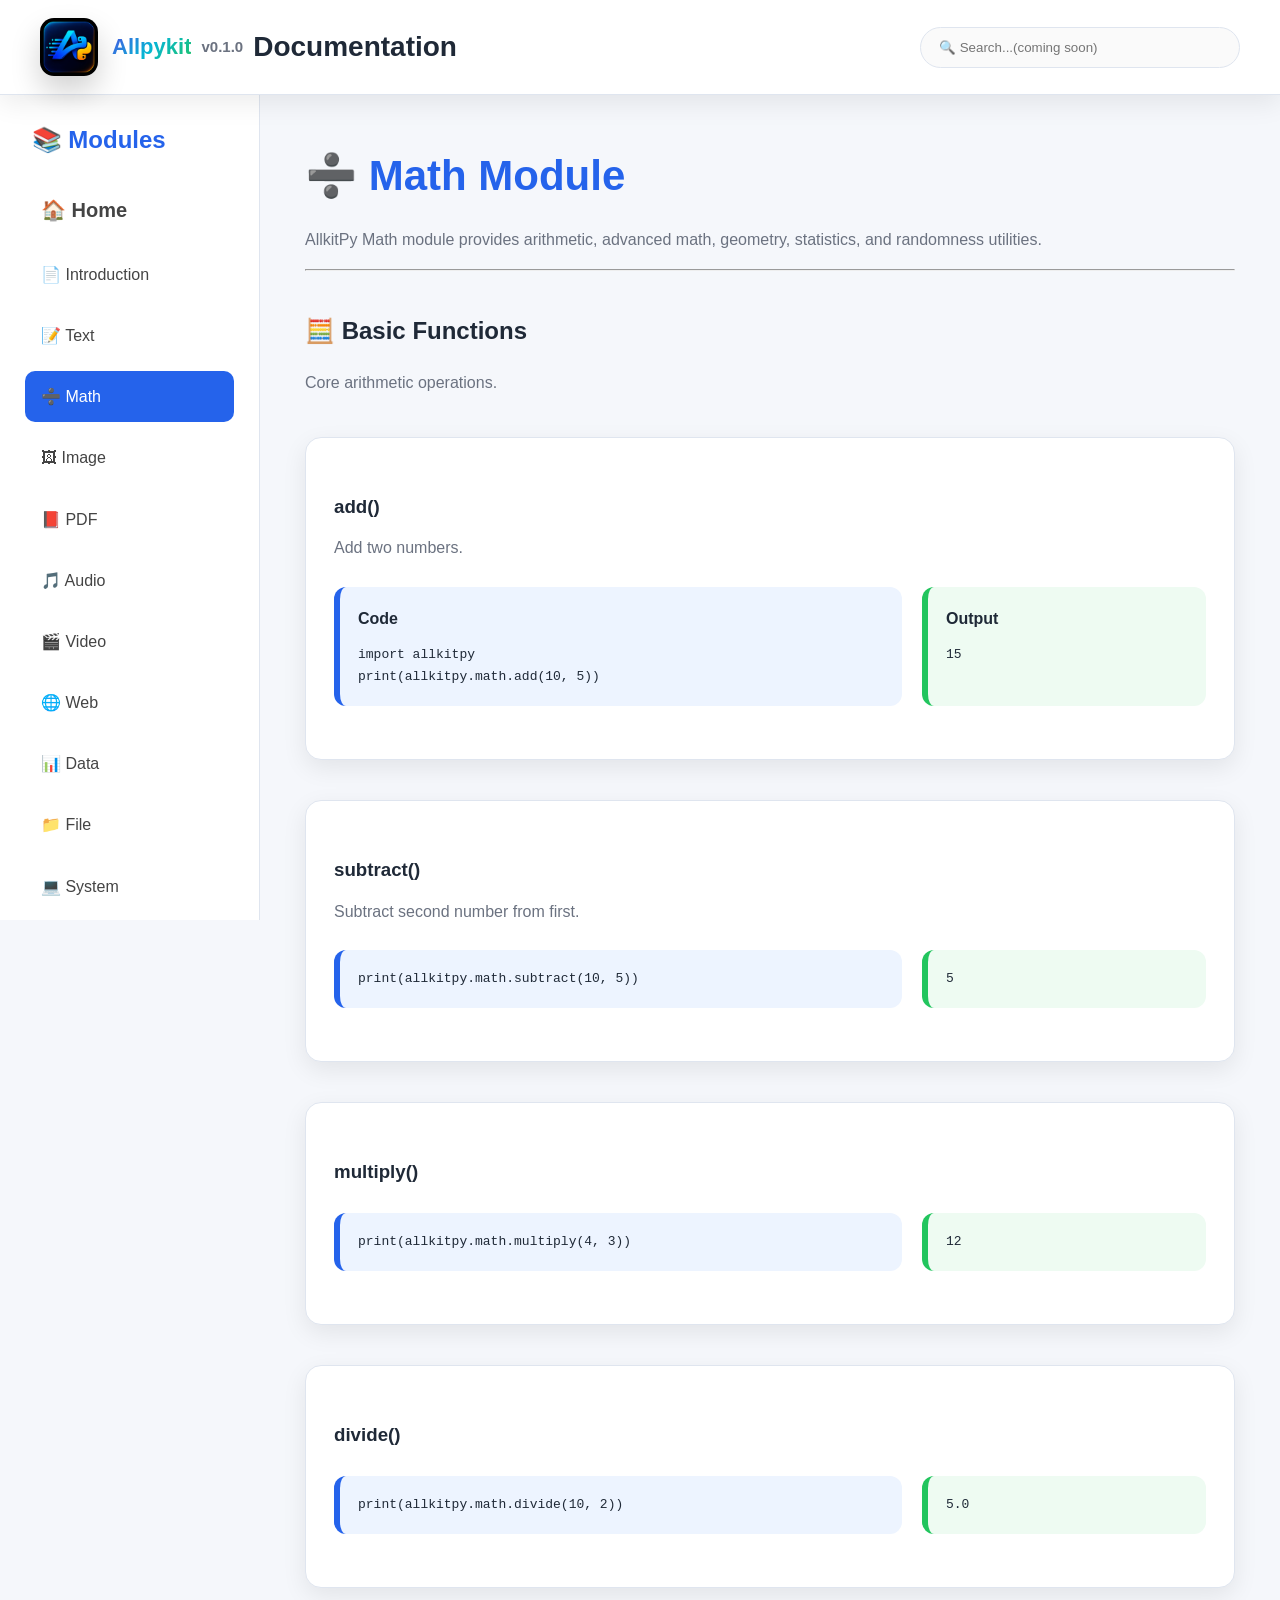
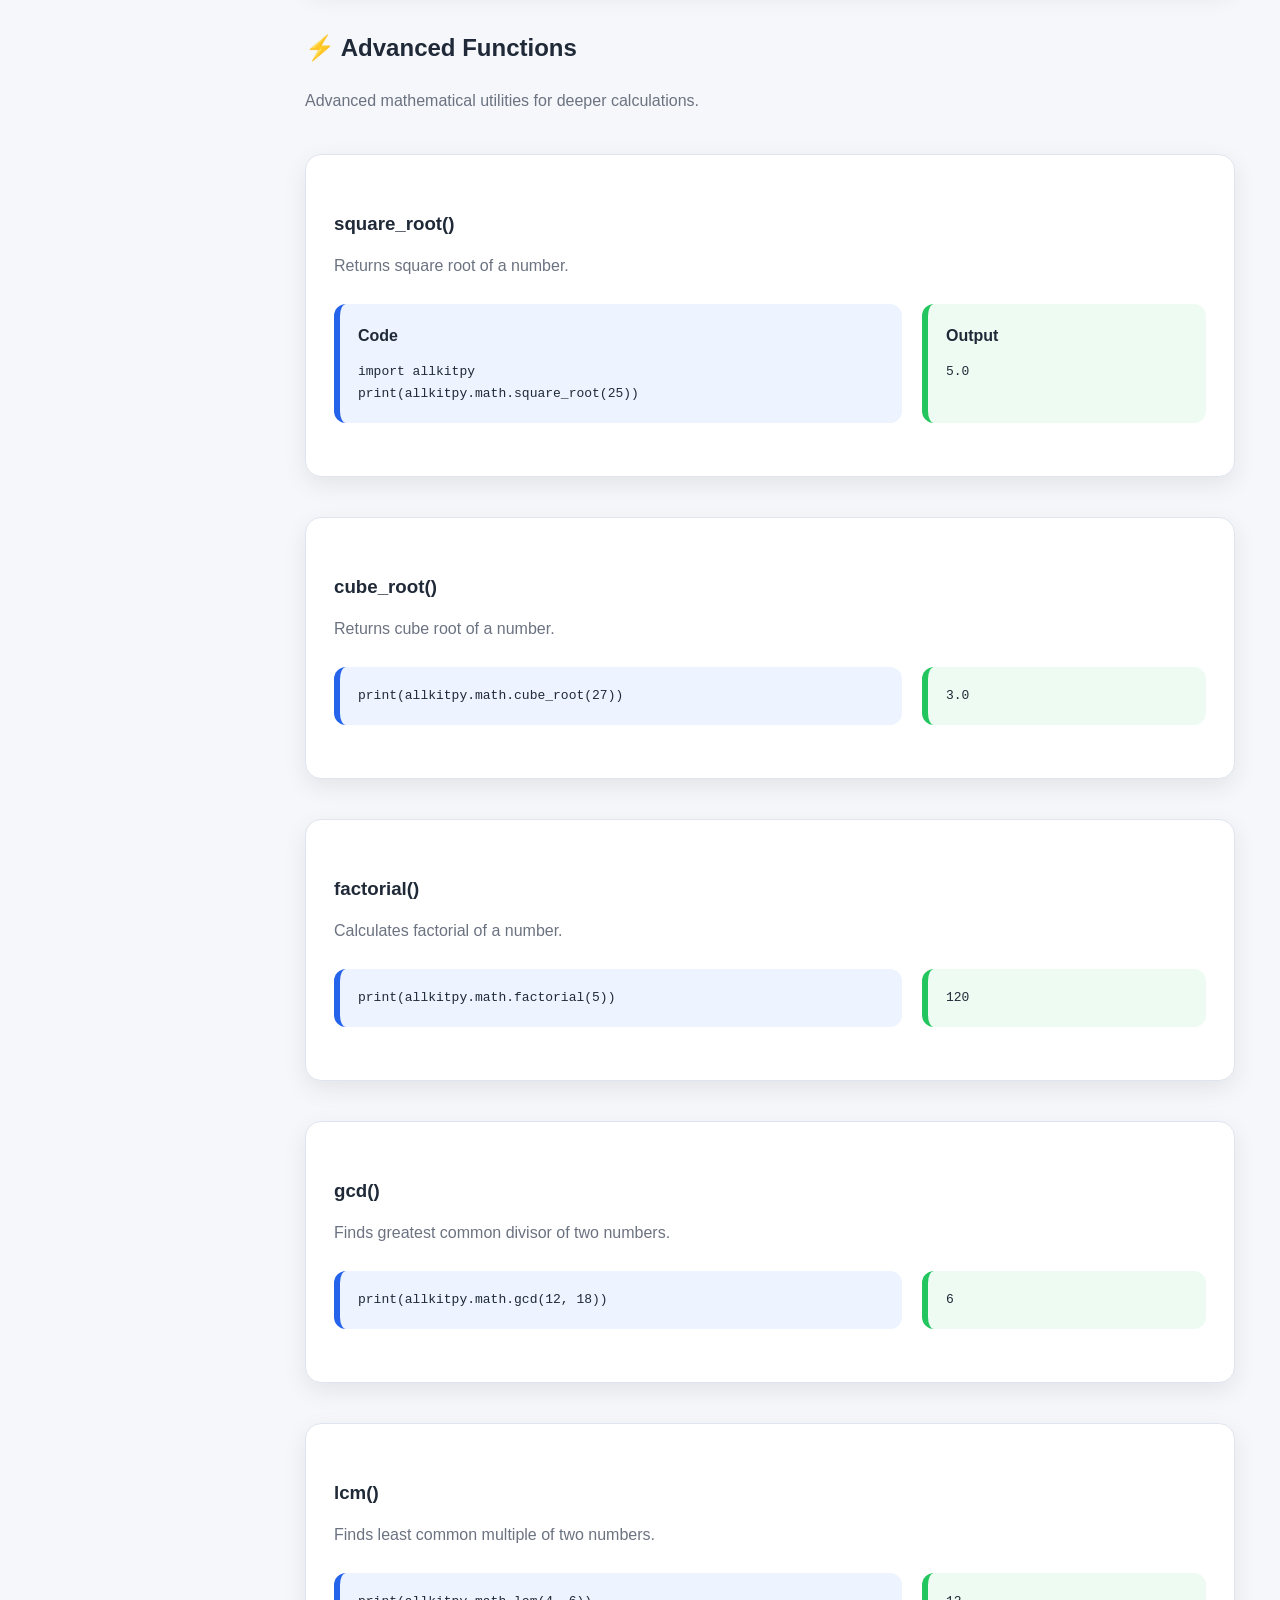
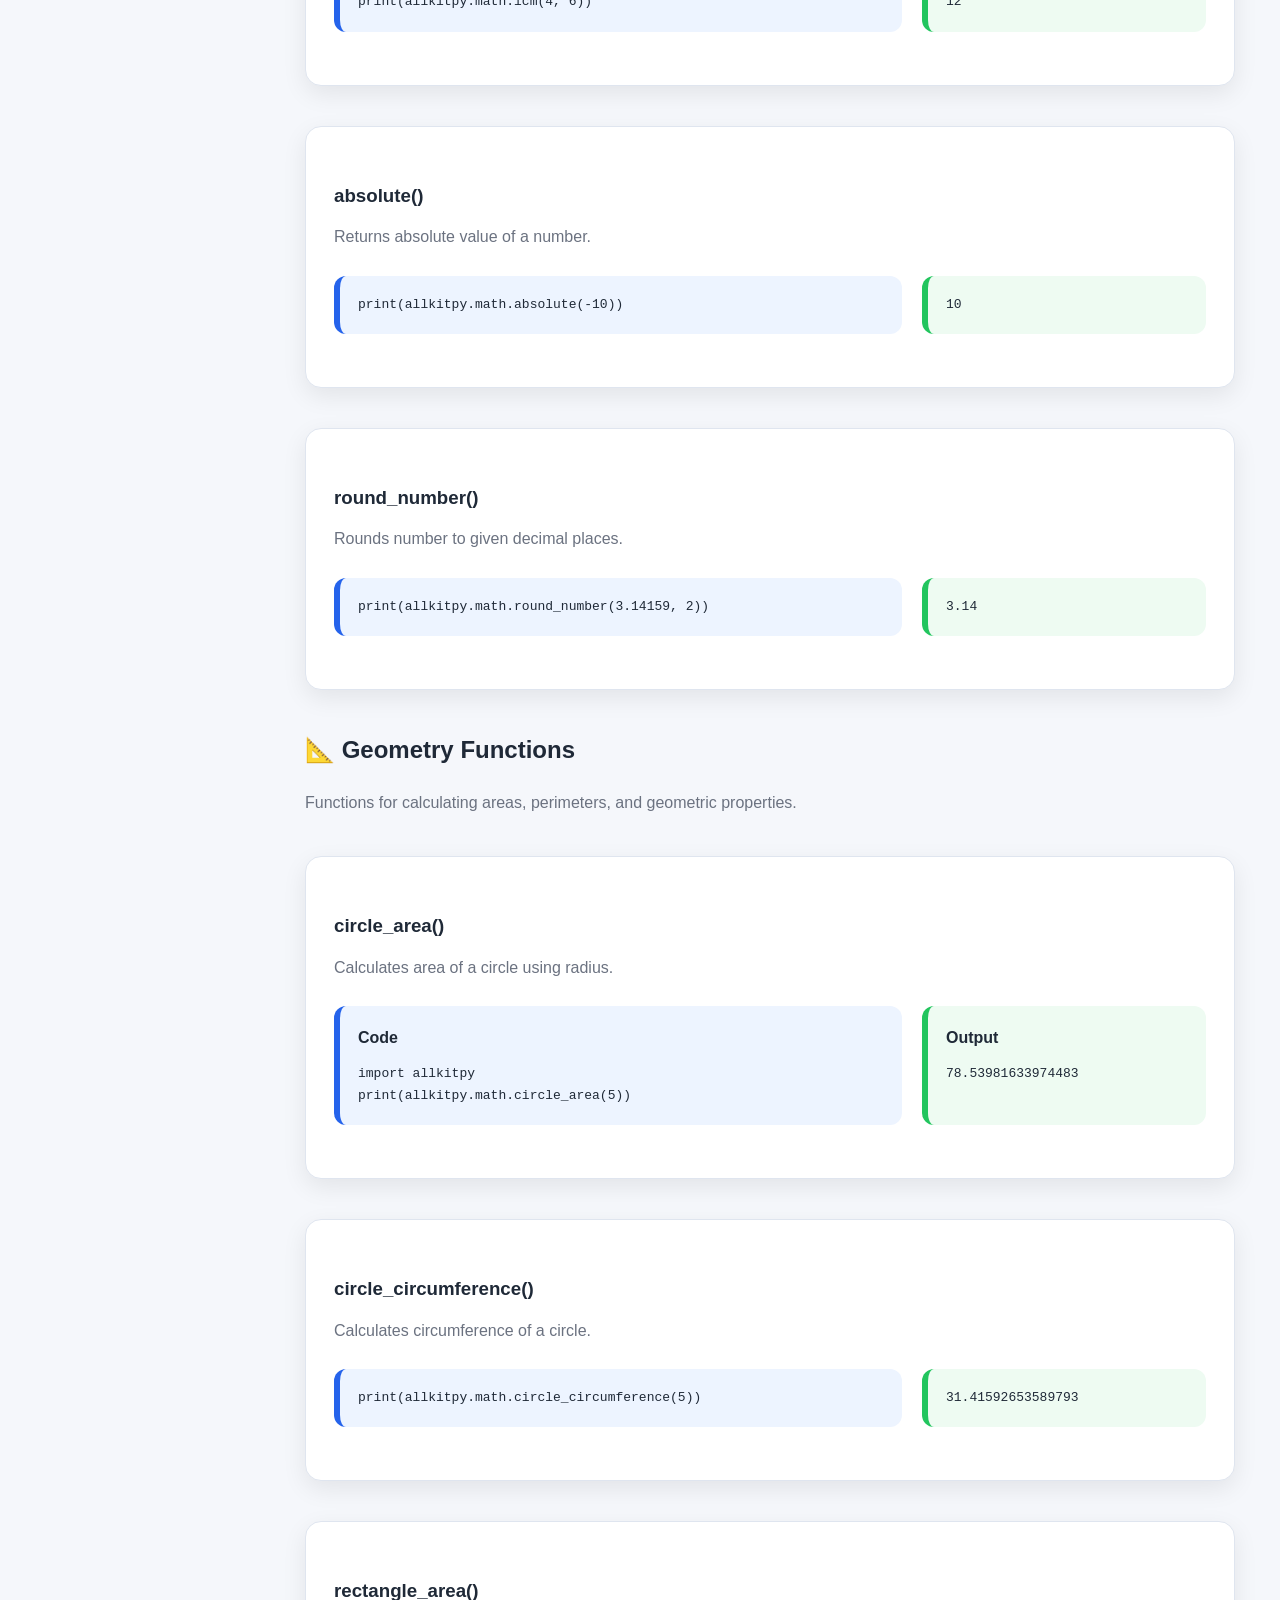
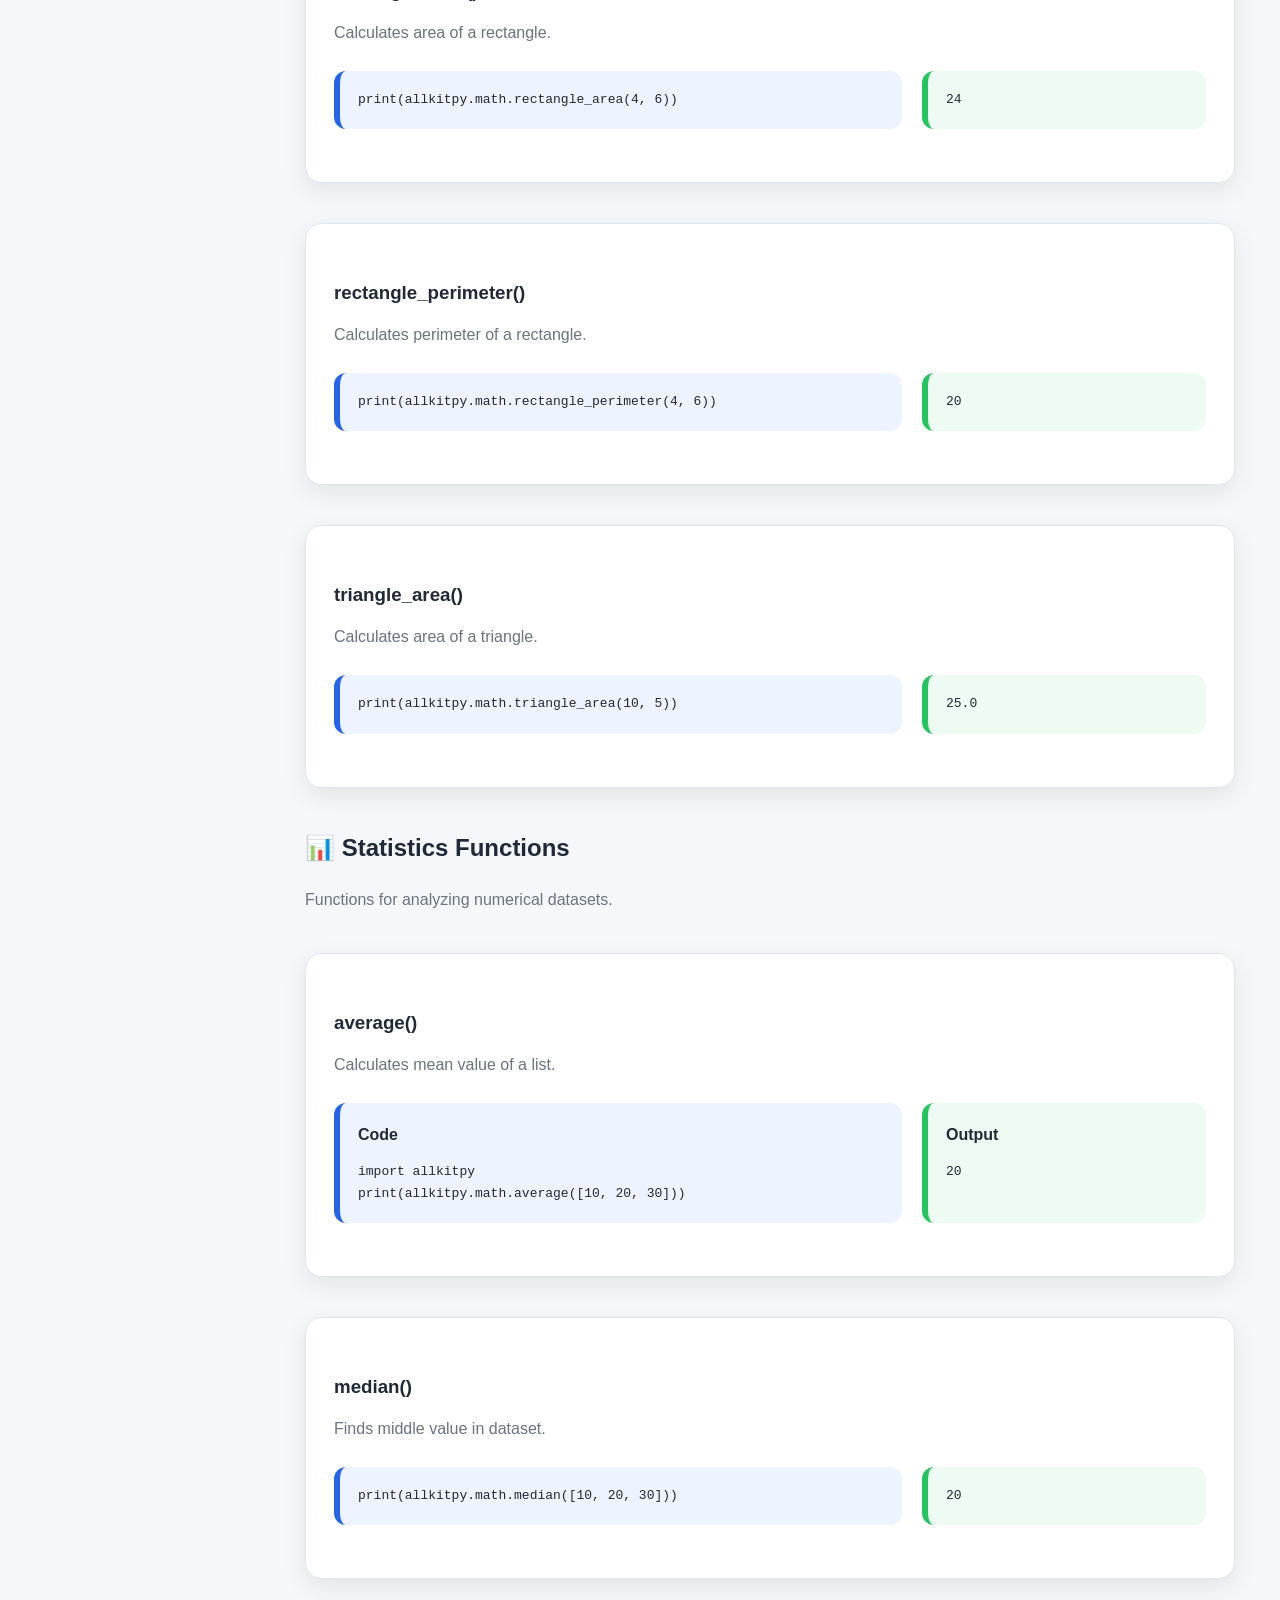
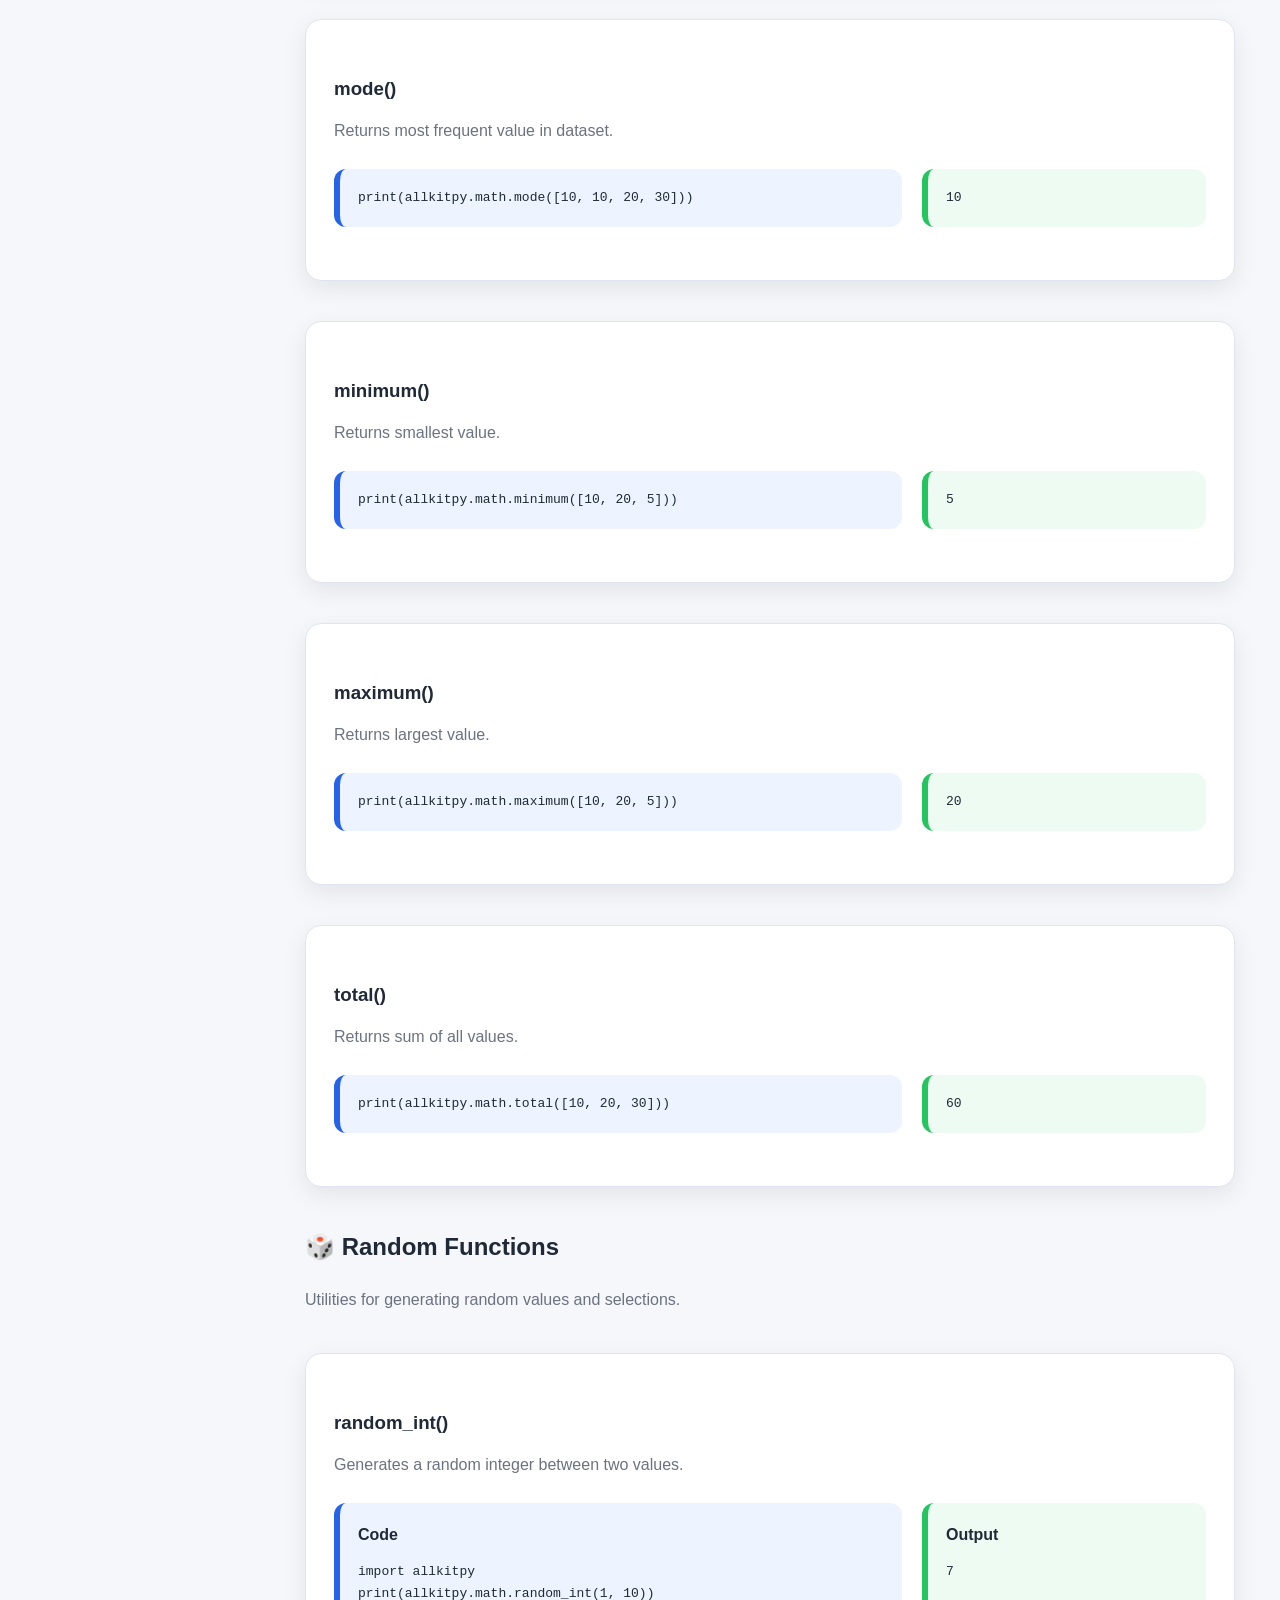
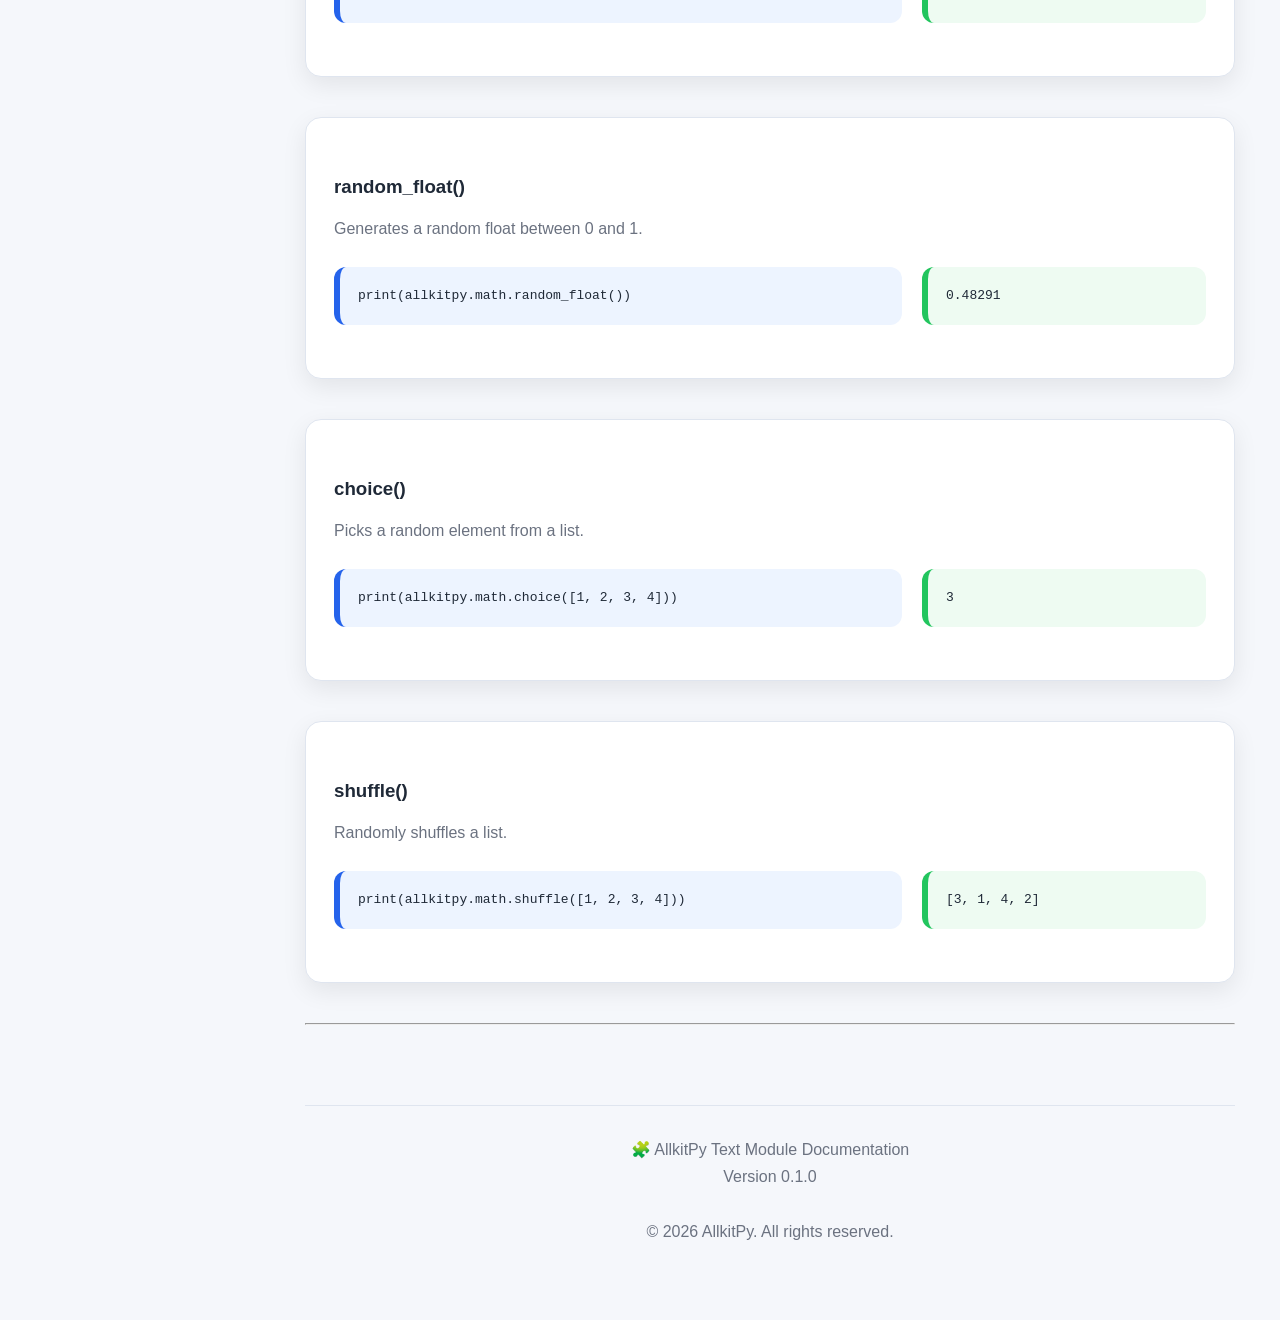
<file: math.html>
<!DOCTYPE html>
<html lang="en">

<head>
    <meta charset="UTF-8">
    <meta name="viewport" content="width=device-width, initial-scale=1.0">

    <title>Math Module | AllkitPy</title>

    <link rel="stylesheet" href="modules.css">
    <link rel="stylesheet" href="image.css">

</head>

<body>

<!-- ================= TOP BAR ================= -->
<header class="topbar">
        <div class="logo">
            <a class="brand" href="#">
            <img src="images/icon.png" alt="Allpykit">
            <span>Allpykit</span>
            </a>
              <!-- Allkit<span>Py</span> -->
            <small>v0.1.0</small>Documentation
        </div>
        <div class="search">
            <input type="search" placeholder="🔍 Search...(coming soon)">
        </div>
    </header>

<!-- ================= LAYOUT ================= -->
<div class="container">

<!-- ================= SIDEBAR ================= -->
<aside class="sidebar">

    <h2>&nbsp;📚 Modules</h2>


    <nav>
        <a href="index.html" style="font-size: 20px;"><b>🏠 Home</b></a>

        <a href="examples.html">📄 Introduction</a>
        <a href="text.html">📝 Text</a>
        <a class="active" href="math.html">➗ Math</a>
        <a href="image.html">🖼 Image</a>
        <a href="pdf.html">📕 PDF</a>
        <a href="audio.html">🎵 Audio</a>
        <a href="video.html">🎬 Video</a>
        <a href="web.html">🌐 Web</a>
        <a href="data.html">📊 Data</a>
        <a href="file.html">📁 File</a>
        <a href="system.html">💻 System</a>
        <a href="ai.html">🤖 AI</a>
    </nav>

</aside>

<!-- ================= CONTENT ================= -->
<main class="content">

<h1>➗ Math Module</h1>

<p>
AllkitPy Math module provides arithmetic, advanced math, geometry, statistics, and randomness utilities.
</p>

<hr>

<!-- ================= BASIC SECTION ================= -->

<h2>🧮 Basic Functions</h2>

<p>Core arithmetic operations.</p>

<div class="function-card">

<h3>add()</h3>
<p>Add two numbers.</p>

<div class="example-grid">

<div class="code-box">
<h4>Code</h4>
<pre>
import allkitpy
print(allkitpy.math.add(10, 5))
</pre>
</div>

<div class="output-box">
<h4>Output</h4>
<pre>
15
</pre>
</div>

</div>
</div>

<div class="function-card">

<h3>subtract()</h3>
<p>Subtract second number from first.</p>

<div class="example-grid">

<div class="code-box">
<pre>
print(allkitpy.math.subtract(10, 5))
</pre>
</div>

<div class="output-box">
<pre>
5
</pre>
</div>

</div>
</div>

<div class="function-card">

<h3>multiply()</h3>

<div class="example-grid">

<div class="code-box">
<pre>
print(allkitpy.math.multiply(4, 3))
</pre>
</div>

<div class="output-box">
<pre>
12
</pre>
</div>

</div>
</div>

<div class="function-card">

<h3>divide()</h3>

<div class="example-grid">

<div class="code-box">
<pre>
print(allkitpy.math.divide(10, 2))
</pre>
</div>

<div class="output-box">
<pre>
5.0
</pre>
</div>

</div>
</div>

<!-- BASIC SECTION END -->
<!-- ================= ADVANCED SECTION ================= -->

<h2>⚡ Advanced Functions</h2>

<p>Advanced mathematical utilities for deeper calculations.</p>

<!-- ================= SQUARE ROOT ================= -->

<div class="function-card">

<h3>square_root()</h3>
<p>Returns square root of a number.</p>

<div class="example-grid">

<div class="code-box">
<h4>Code</h4>
<pre>
import allkitpy
print(allkitpy.math.square_root(25))
</pre>
</div>

<div class="output-box">
<h4>Output</h4>
<pre>
5.0
</pre>
</div>

</div>
</div>

<!-- ================= CUBE ROOT ================= -->

<div class="function-card">

<h3>cube_root()</h3>
<p>Returns cube root of a number.</p>

<div class="example-grid">

<div class="code-box">
<pre>
print(allkitpy.math.cube_root(27))
</pre>
</div>

<div class="output-box">
<pre>
3.0
</pre>
</div>

</div>
</div>

<!-- ================= FACTORIAL ================= -->

<div class="function-card">

<h3>factorial()</h3>
<p>Calculates factorial of a number.</p>

<div class="example-grid">

<div class="code-box">
<pre>
print(allkitpy.math.factorial(5))
</pre>
</div>

<div class="output-box">
<pre>
120
</pre>
</div>

</div>
</div>

<!-- ================= GCD ================= -->

<div class="function-card">

<h3>gcd()</h3>
<p>Finds greatest common divisor of two numbers.</p>

<div class="example-grid">

<div class="code-box">
<pre>
print(allkitpy.math.gcd(12, 18))
</pre>
</div>

<div class="output-box">
<pre>
6
</pre>
</div>

</div>
</div>

<!-- ================= LCM ================= -->

<div class="function-card">

<h3>lcm()</h3>
<p>Finds least common multiple of two numbers.</p>

<div class="example-grid">

<div class="code-box">
<pre>
print(allkitpy.math.lcm(4, 6))
</pre>
</div>

<div class="output-box">
<pre>
12
</pre>
</div>

</div>
</div>

<!-- ================= ABSOLUTE ================= -->

<div class="function-card">

<h3>absolute()</h3>
<p>Returns absolute value of a number.</p>

<div class="example-grid">

<div class="code-box">
<pre>
print(allkitpy.math.absolute(-10))
</pre>
</div>

<div class="output-box">
<pre>
10
</pre>
</div>

</div>
</div>

<!-- ================= ROUND ================= -->

<div class="function-card">

<h3>round_number()</h3>
<p>Rounds number to given decimal places.</p>

<div class="example-grid">

<div class="code-box">
<pre>
print(allkitpy.math.round_number(3.14159, 2))
</pre>
</div>

<div class="output-box">
<pre>
3.14
</pre>
</div>

</div>
</div>
<!-- ================= GEOMETRY SECTION ================= -->

<h2>📐 Geometry Functions</h2>

<p>Functions for calculating areas, perimeters, and geometric properties.</p>

<!-- ================= CIRCLE AREA ================= -->

<div class="function-card">

<h3>circle_area()</h3>
<p>Calculates area of a circle using radius.</p>

<div class="example-grid">

<div class="code-box">
<h4>Code</h4>
<pre>
import allkitpy
print(allkitpy.math.circle_area(5))
</pre>
</div>

<div class="output-box">
<h4>Output</h4>
<pre>
78.53981633974483
</pre>
</div>

</div>
</div>

<!-- ================= CIRCLE CIRCUMFERENCE ================= -->

<div class="function-card">

<h3>circle_circumference()</h3>
<p>Calculates circumference of a circle.</p>

<div class="example-grid">

<div class="code-box">
<pre>
print(allkitpy.math.circle_circumference(5))
</pre>
</div>

<div class="output-box">
<pre>
31.41592653589793
</pre>
</div>

</div>
</div>

<!-- ================= RECTANGLE AREA ================= -->

<div class="function-card">

<h3>rectangle_area()</h3>
<p>Calculates area of a rectangle.</p>

<div class="example-grid">

<div class="code-box">
<pre>
print(allkitpy.math.rectangle_area(4, 6))
</pre>
</div>

<div class="output-box">
<pre>
24
</pre>
</div>

</div>
</div>

<!-- ================= RECTANGLE PERIMETER ================= -->

<div class="function-card">

<h3>rectangle_perimeter()</h3>
<p>Calculates perimeter of a rectangle.</p>

<div class="example-grid">

<div class="code-box">
<pre>
print(allkitpy.math.rectangle_perimeter(4, 6))
</pre>
</div>

<div class="output-box">
<pre>
20
</pre>
</div>

</div>
</div>

<!-- ================= TRIANGLE AREA ================= -->

<div class="function-card">

<h3>triangle_area()</h3>
<p>Calculates area of a triangle.</p>

<div class="example-grid">

<div class="code-box">
<pre>
print(allkitpy.math.triangle_area(10, 5))
</pre>
</div>

<div class="output-box">
<pre>
25.0
</pre>
</div>

</div>
</div>
<!-- ================= STATISTICS SECTION ================= -->

<h2>📊 Statistics Functions</h2>

<p>Functions for analyzing numerical datasets.</p>

<!-- ================= AVERAGE ================= -->

<div class="function-card">

<h3>average()</h3>
<p>Calculates mean value of a list.</p>

<div class="example-grid">

<div class="code-box">
<h4>Code</h4>
<pre>
import allkitpy
print(allkitpy.math.average([10, 20, 30]))
</pre>
</div>

<div class="output-box">
<h4>Output</h4>
<pre>
20
</pre>
</div>

</div>
</div>

<!-- ================= MEDIAN ================= -->

<div class="function-card">

<h3>median()</h3>
<p>Finds middle value in dataset.</p>

<div class="example-grid">

<div class="code-box">
<pre>
print(allkitpy.math.median([10, 20, 30]))
</pre>
</div>

<div class="output-box">
<pre>
20
</pre>
</div>

</div>
</div>

<!-- ================= MODE ================= -->

<div class="function-card">

<h3>mode()</h3>
<p>Returns most frequent value in dataset.</p>

<div class="example-grid">

<div class="code-box">
<pre>
print(allkitpy.math.mode([10, 10, 20, 30]))
</pre>
</div>

<div class="output-box">
<pre>
10
</pre>
</div>

</div>
</div>

<!-- ================= MINIMUM ================= -->

<div class="function-card">

<h3>minimum()</h3>
<p>Returns smallest value.</p>

<div class="example-grid">

<div class="code-box">
<pre>
print(allkitpy.math.minimum([10, 20, 5]))
</pre>
</div>

<div class="output-box">
<pre>
5
</pre>
</div>

</div>
</div>

<!-- ================= MAXIMUM ================= -->

<div class="function-card">

<h3>maximum()</h3>
<p>Returns largest value.</p>

<div class="example-grid">

<div class="code-box">
<pre>
print(allkitpy.math.maximum([10, 20, 5]))
</pre>
</div>

<div class="output-box">
<pre>
20
</pre>
</div>

</div>
</div>

<!-- ================= TOTAL ================= -->

<div class="function-card">

<h3>total()</h3>
<p>Returns sum of all values.</p>

<div class="example-grid">

<div class="code-box">
<pre>
print(allkitpy.math.total([10, 20, 30]))
</pre>
</div>

<div class="output-box">
<pre>
60
</pre>
</div>

</div>
</div>

<!-- ================= RANDOM SECTION ================= -->

<h2>🎲 Random Functions</h2>

<p>Utilities for generating random values and selections.</p>

<!-- ================= RANDOM INT ================= -->

<div class="function-card">

<h3>random_int()</h3>
<p>Generates a random integer between two values.</p>

<div class="example-grid">

<div class="code-box">
<h4>Code</h4>
<pre>
import allkitpy
print(allkitpy.math.random_int(1, 10))
</pre>
</div>

<div class="output-box">
<h4>Output</h4>
<pre>
7
</pre>
</div>

</div>
</div>

<!-- ================= RANDOM FLOAT ================= -->

<div class="function-card">

<h3>random_float()</h3>
<p>Generates a random float between 0 and 1.</p>

<div class="example-grid">

<div class="code-box">
<pre>
print(allkitpy.math.random_float())
</pre>
</div>

<div class="output-box">
<pre>
0.48291
</pre>
</div>

</div>
</div>

<!-- ================= CHOICE ================= -->

<div class="function-card">

<h3>choice()</h3>
<p>Picks a random element from a list.</p>

<div class="example-grid">

<div class="code-box">
<pre>
print(allkitpy.math.choice([1, 2, 3, 4]))
</pre>
</div>

<div class="output-box">
<pre>
3
</pre>
</div>

</div>
</div>

<!-- ================= SHUFFLE ================= -->

<div class="function-card">

<h3>shuffle()</h3>
<p>Randomly shuffles a list.</p>

<div class="example-grid">

<div class="code-box">
<pre>
print(allkitpy.math.shuffle([1, 2, 3, 4]))
</pre>
</div>

<div class="output-box">
<pre>
[3, 1, 4, 2]
</pre>
</div>

</div>
</div>
<!-- ================= FOOTER ================= -->

<hr>

<div class="footer">

🧩 AllkitPy Text Module Documentation<br>
Version 0.1.0

<br><br>

© 2026 AllkitPy. All rights reserved.

</div>

</main>

</div>
</body>
</html>
</file>
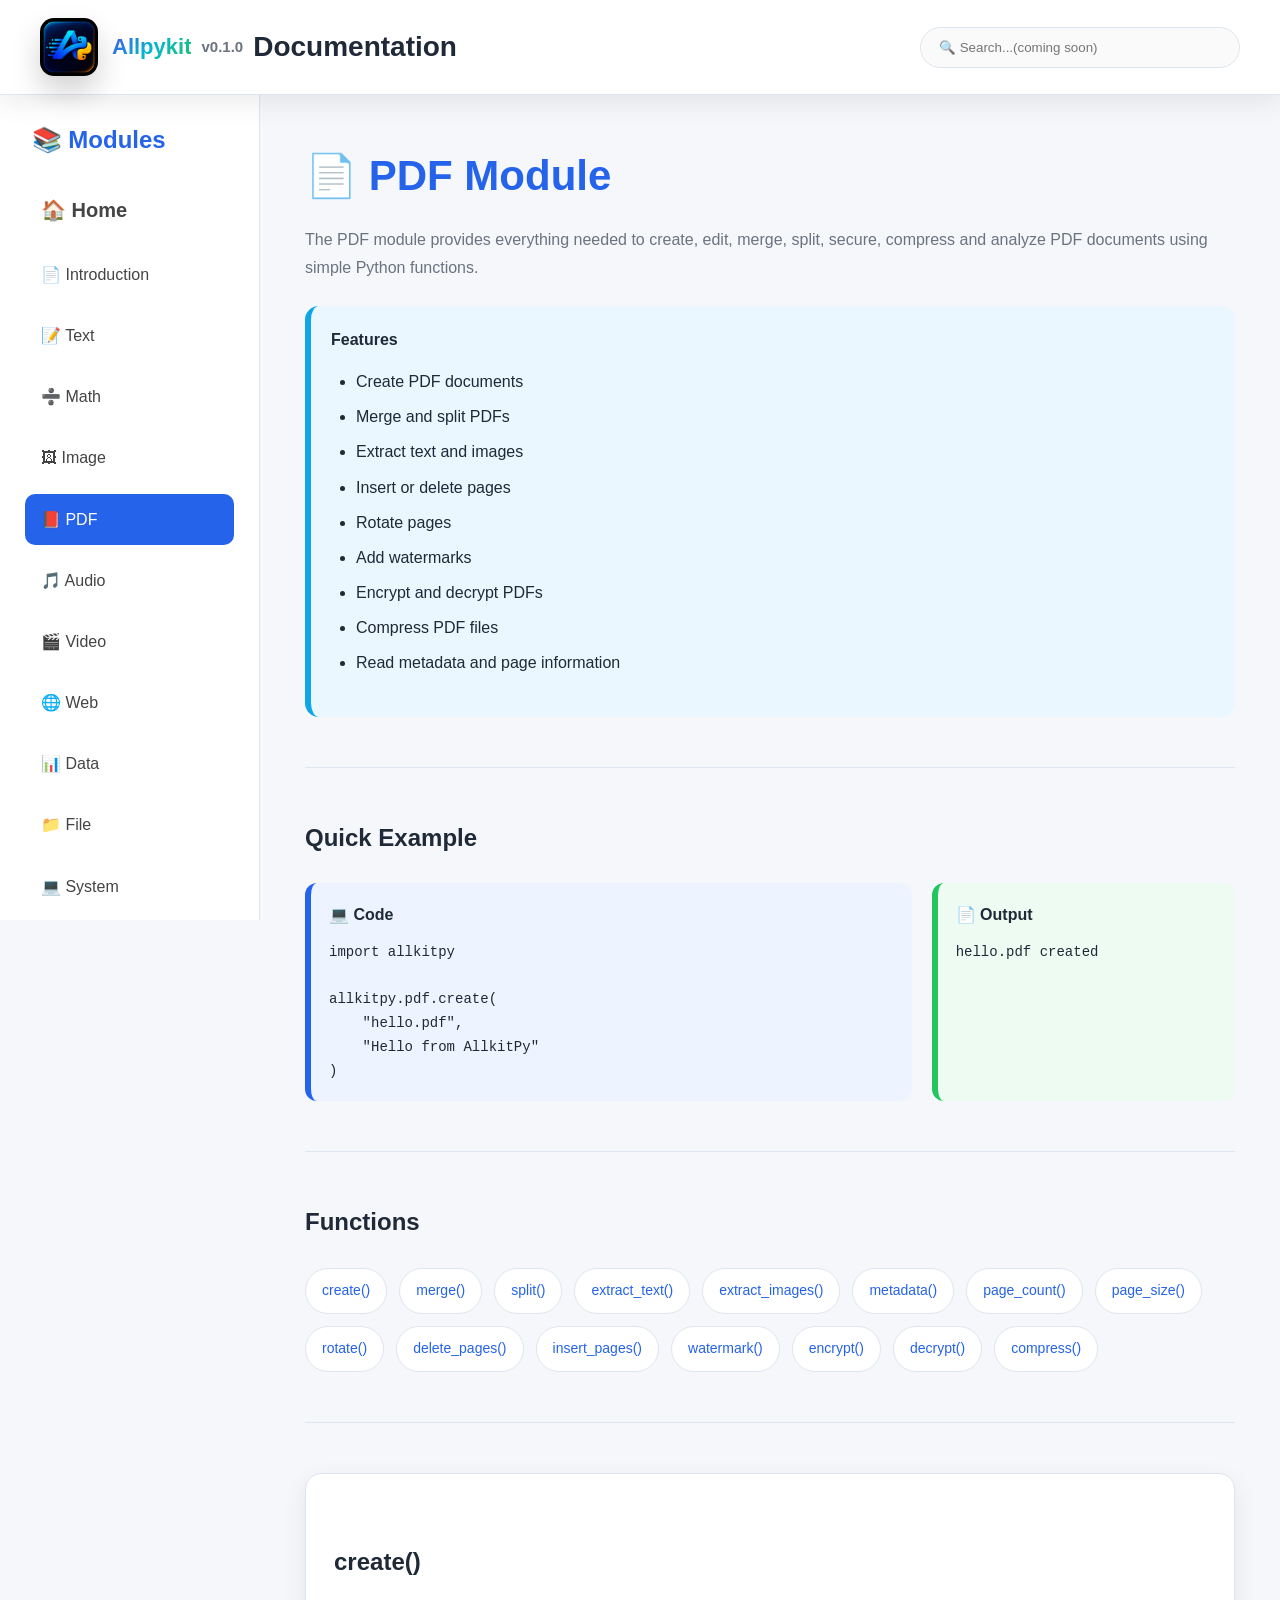
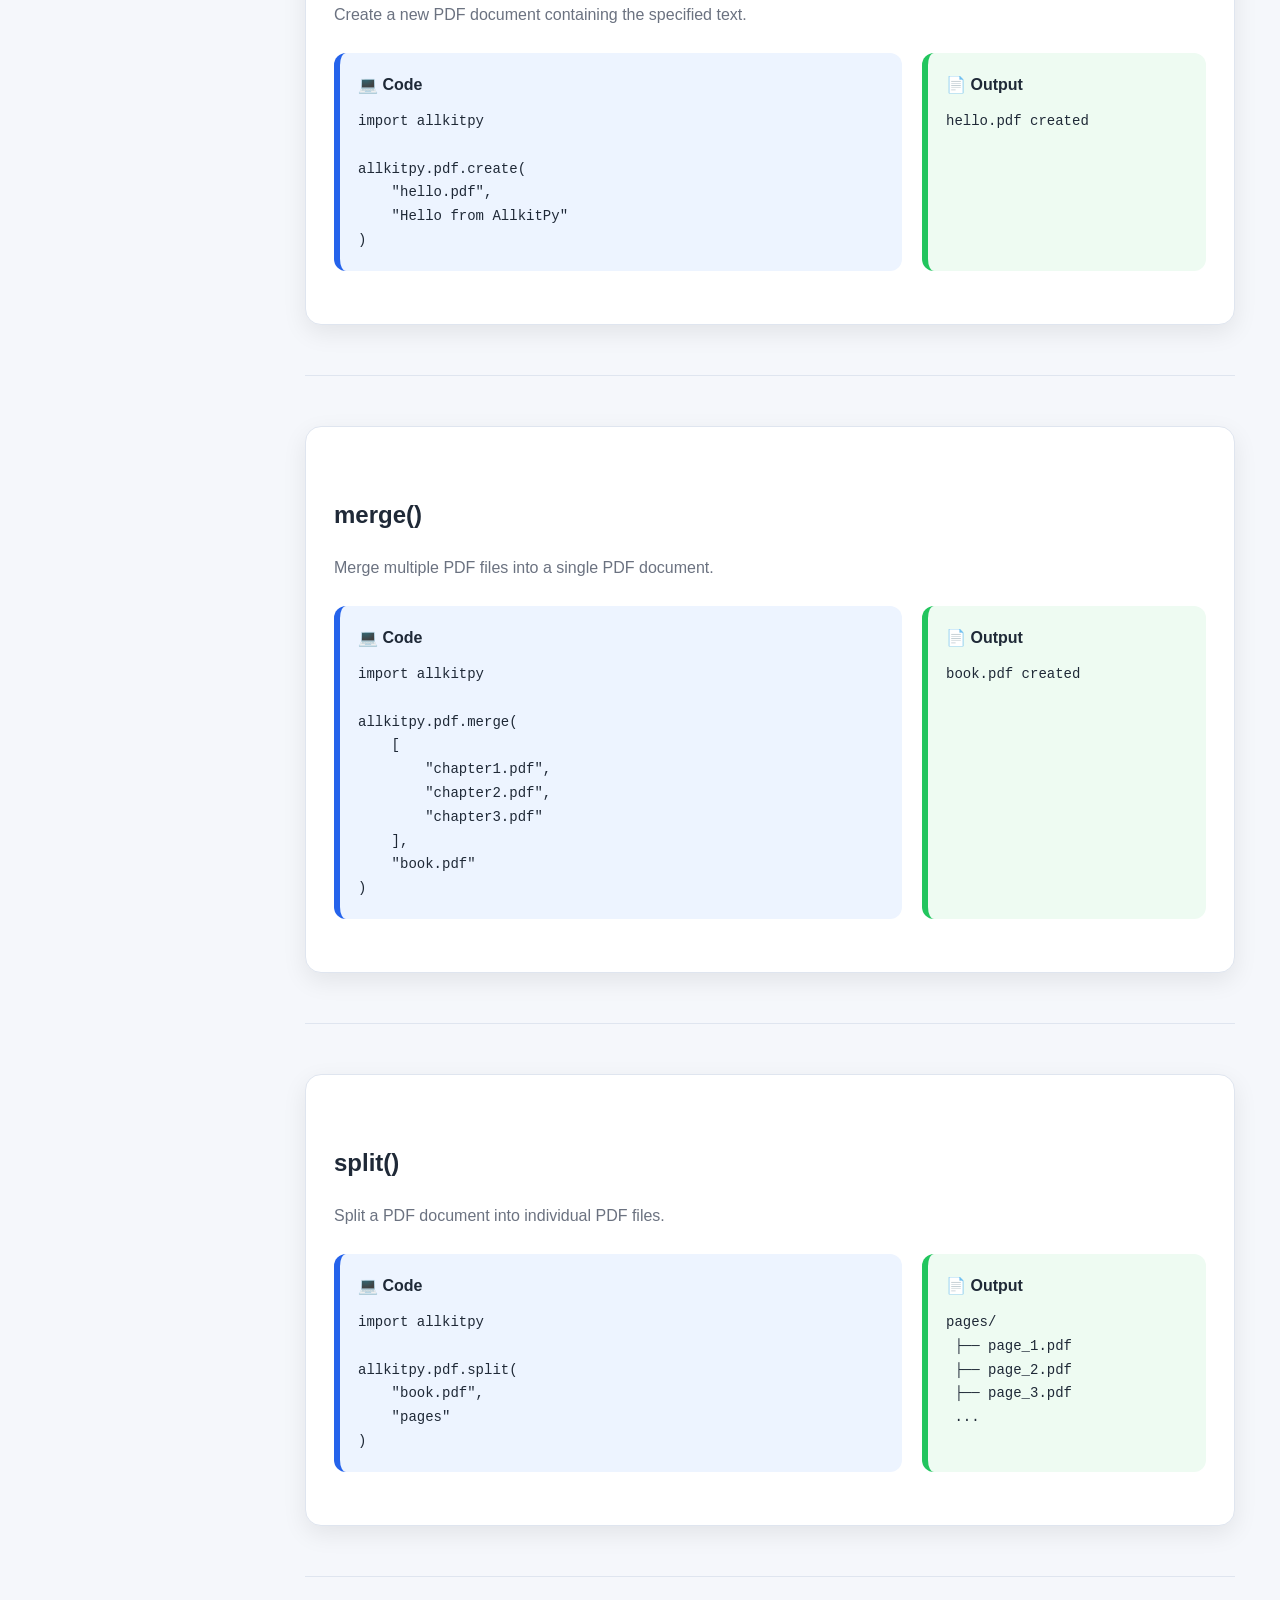
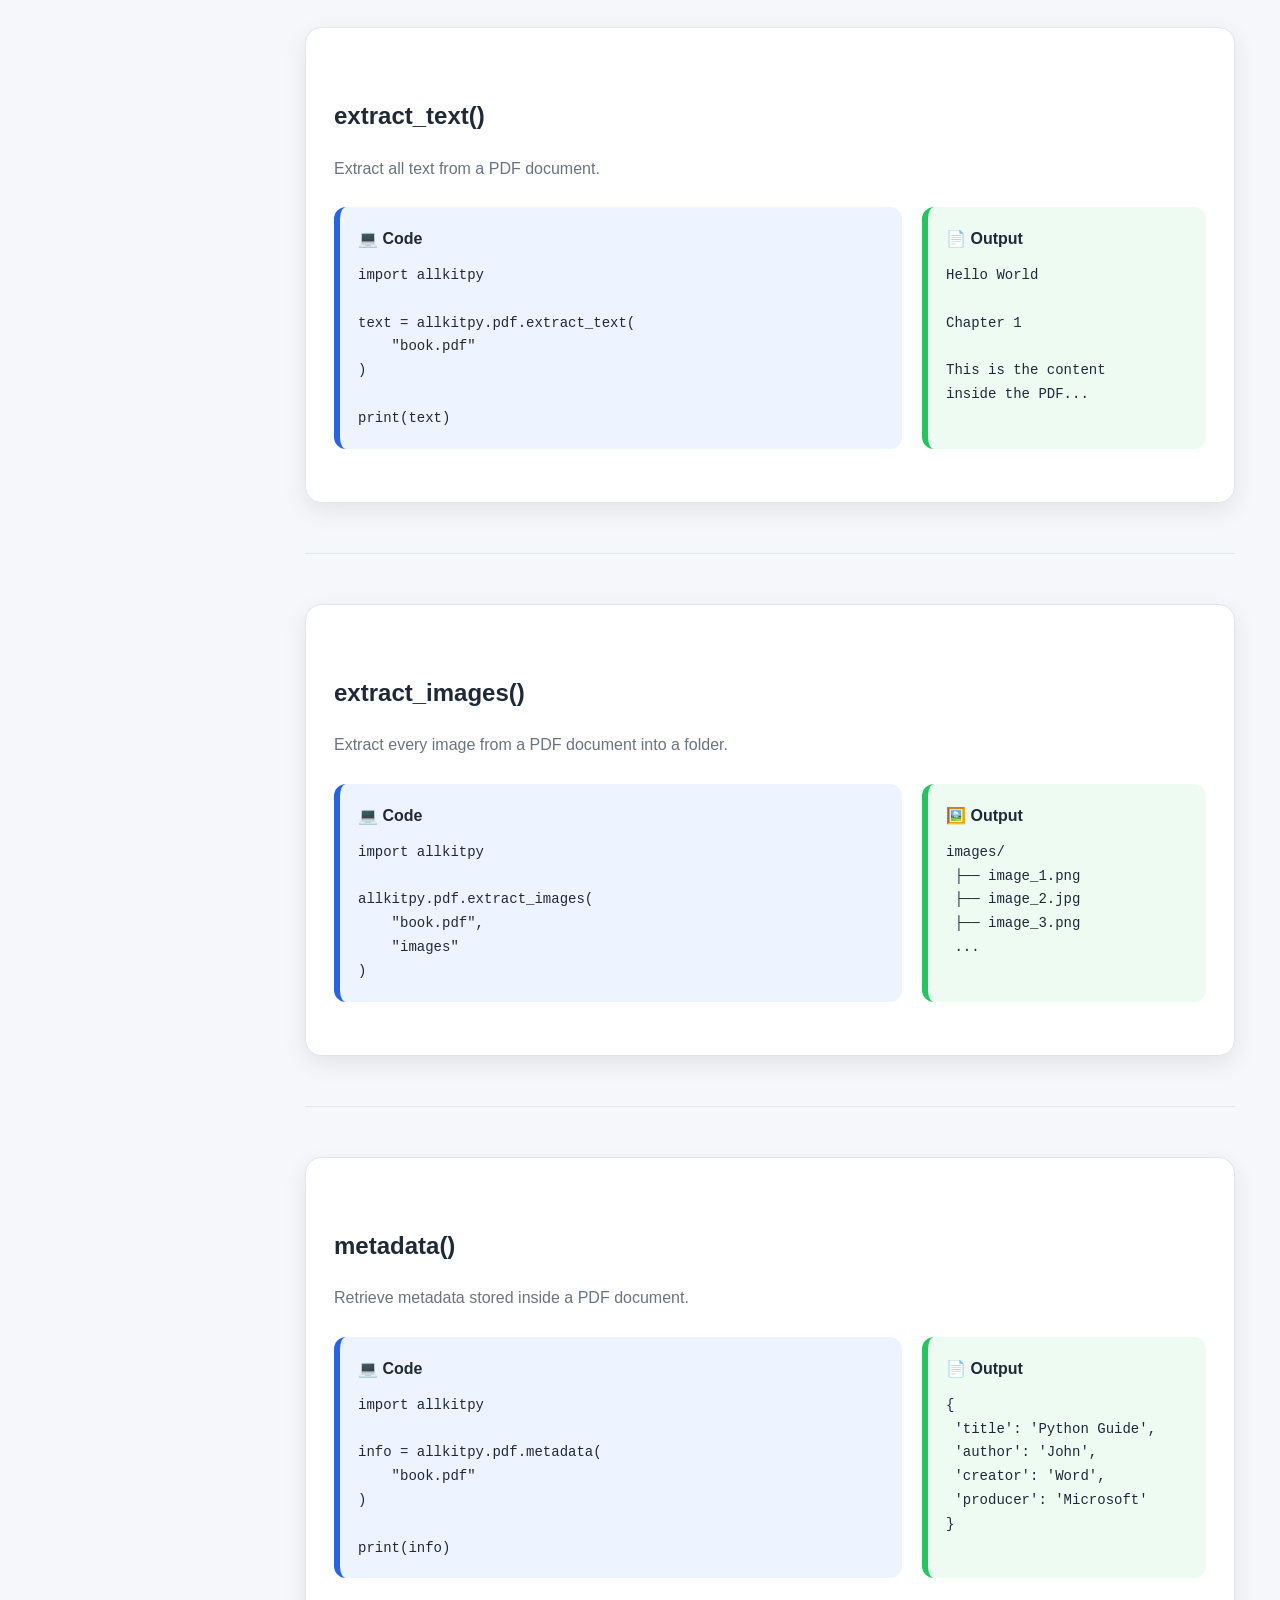
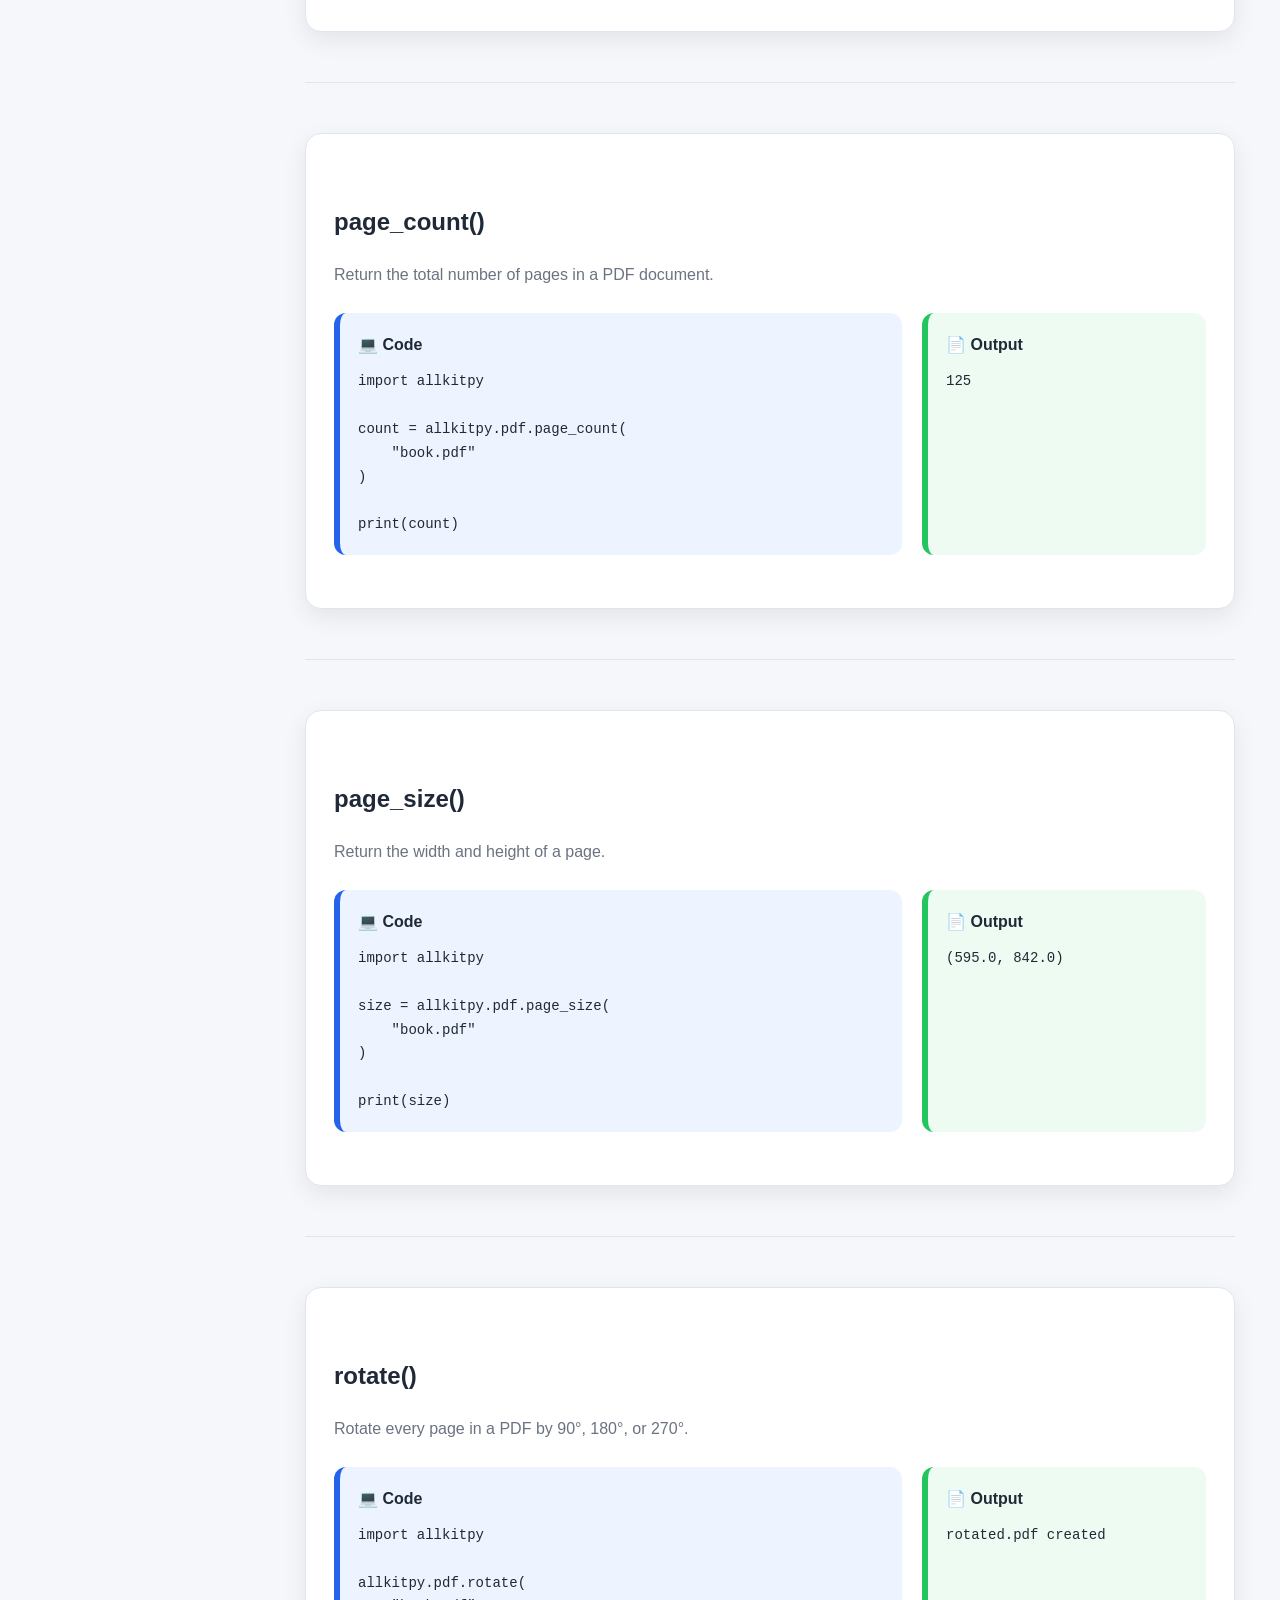
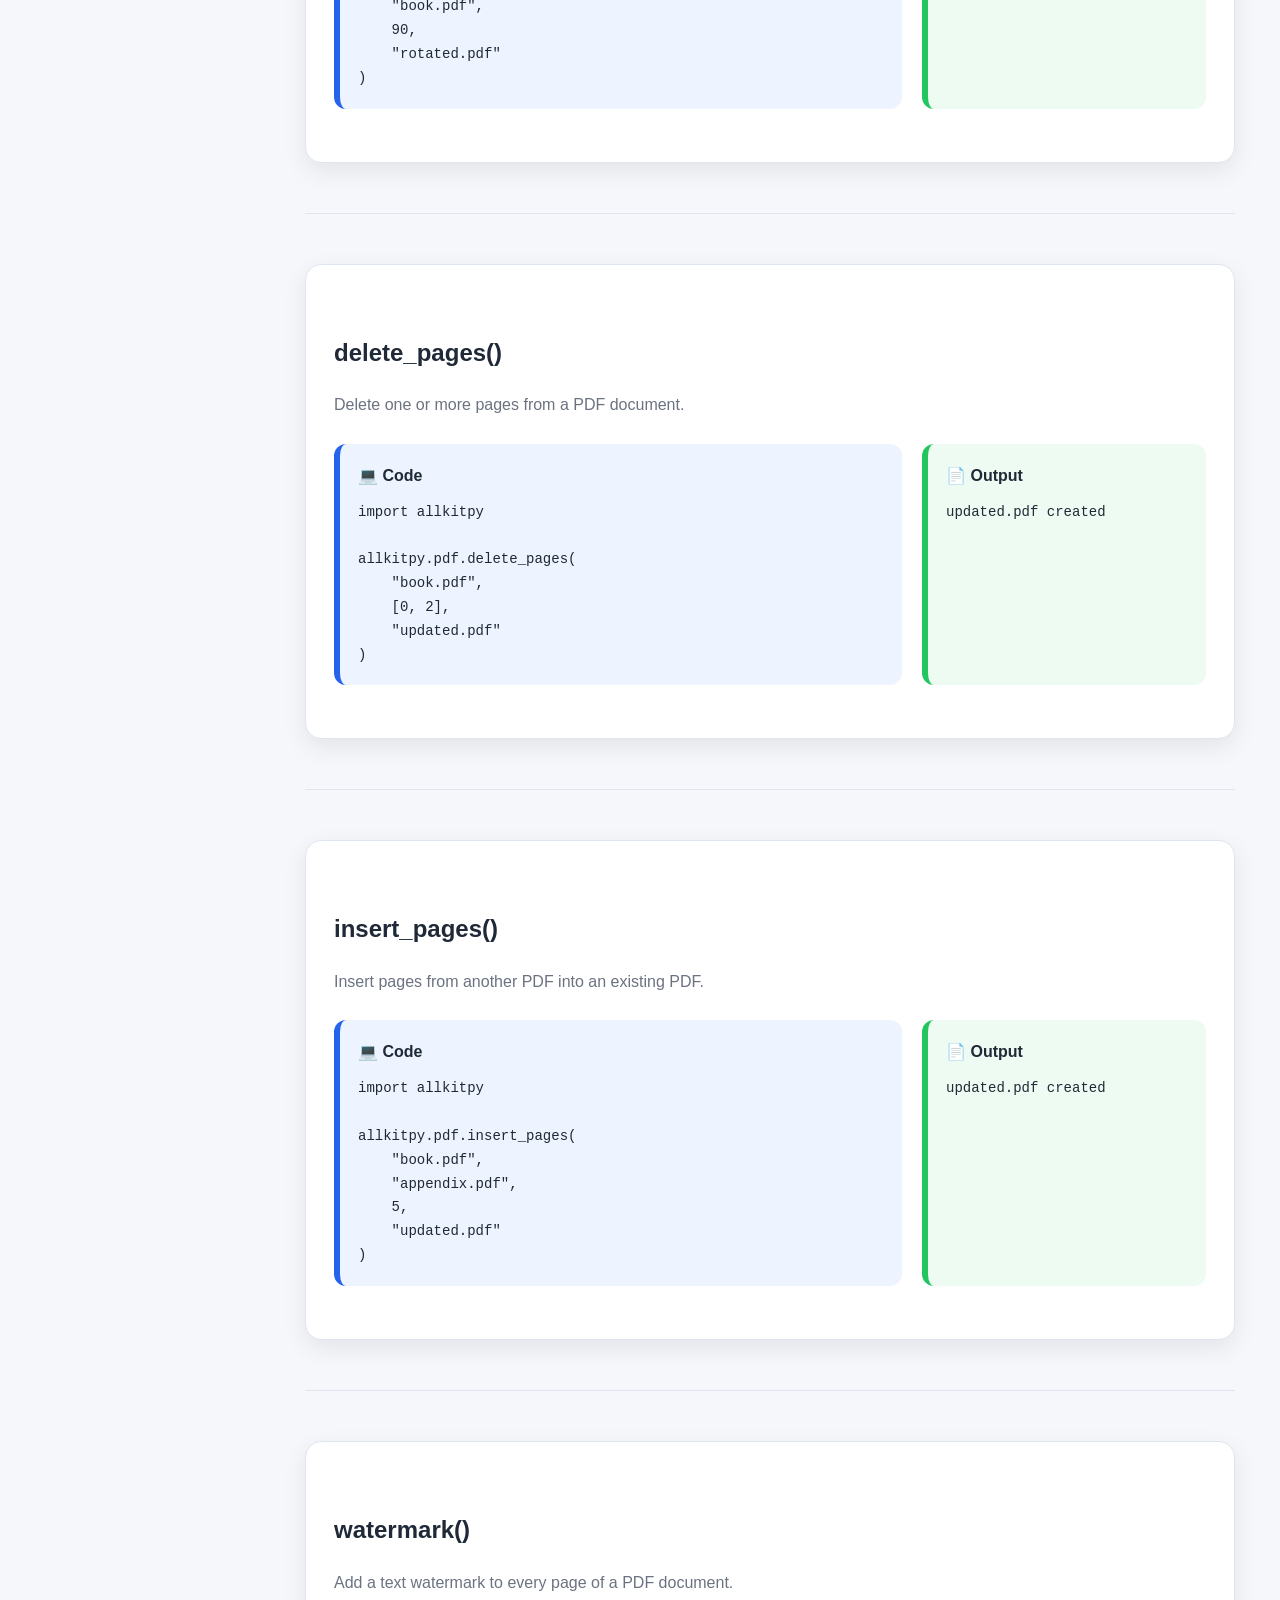
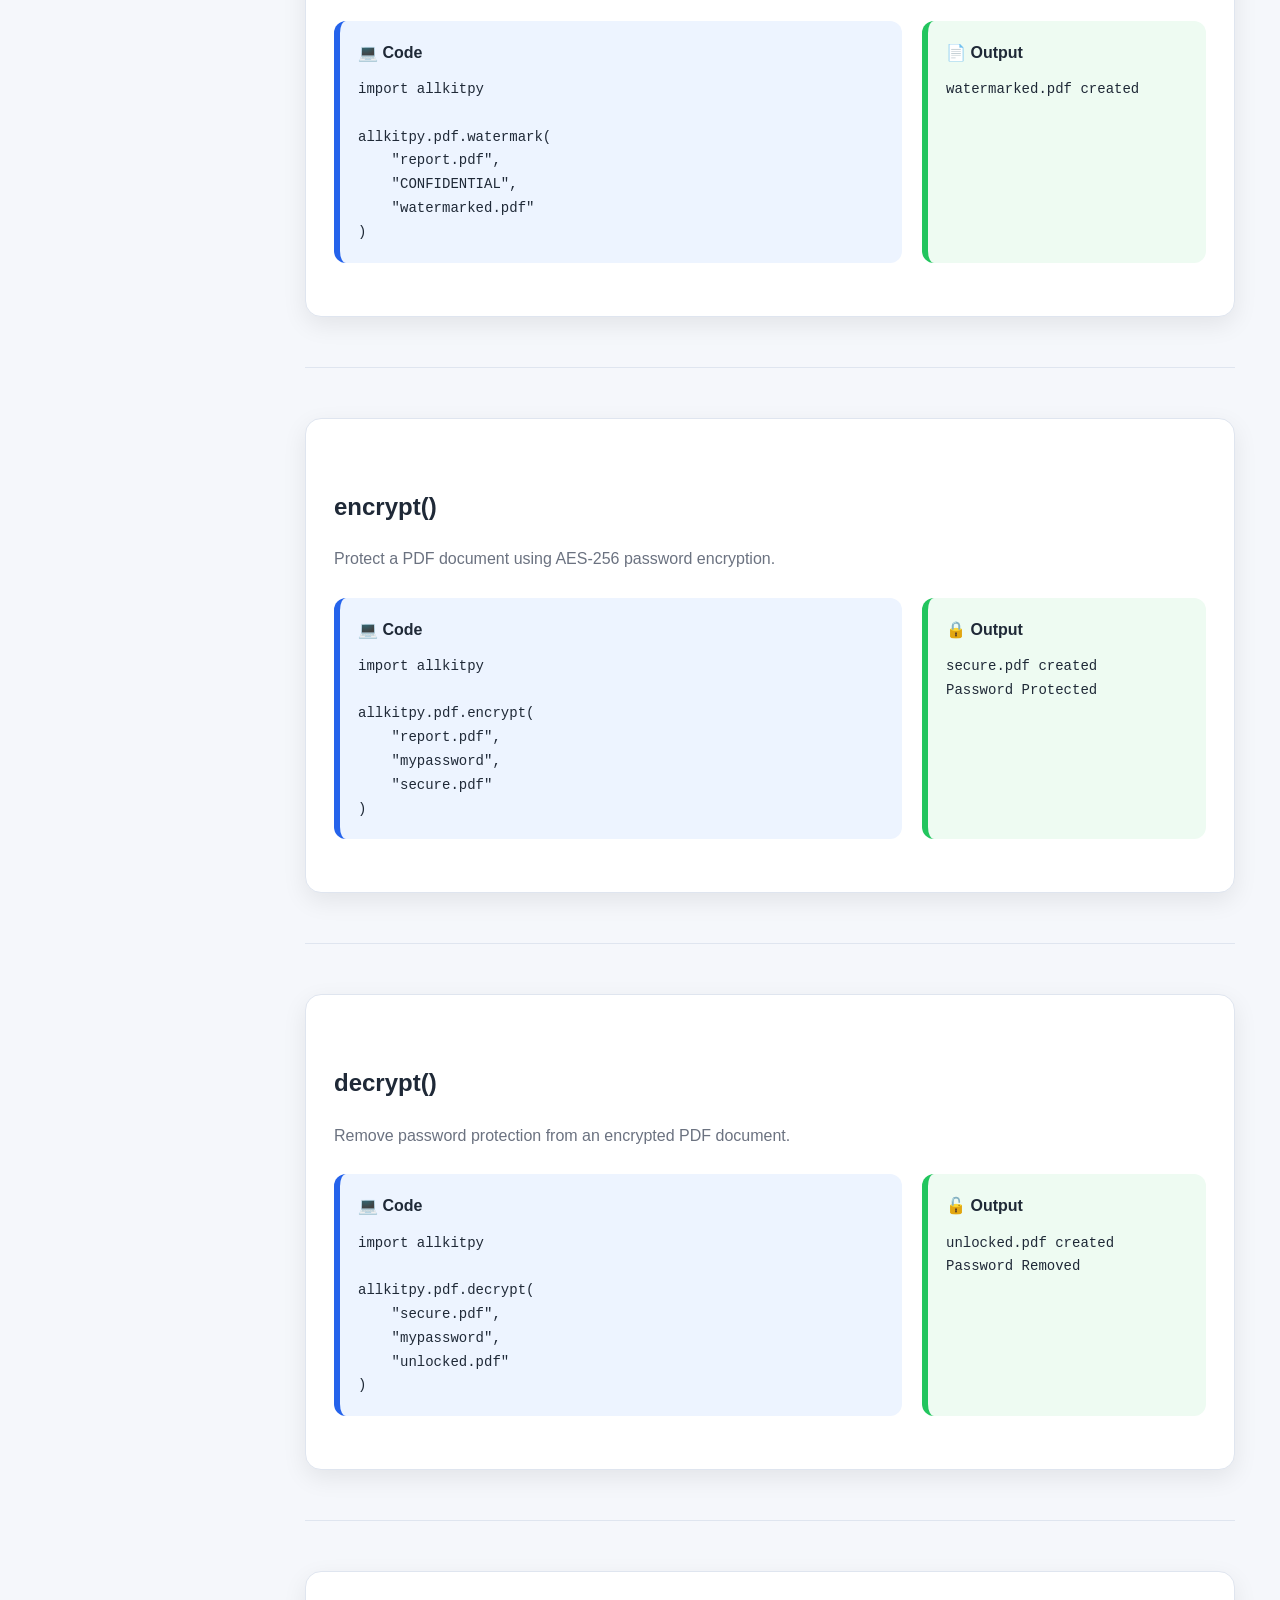
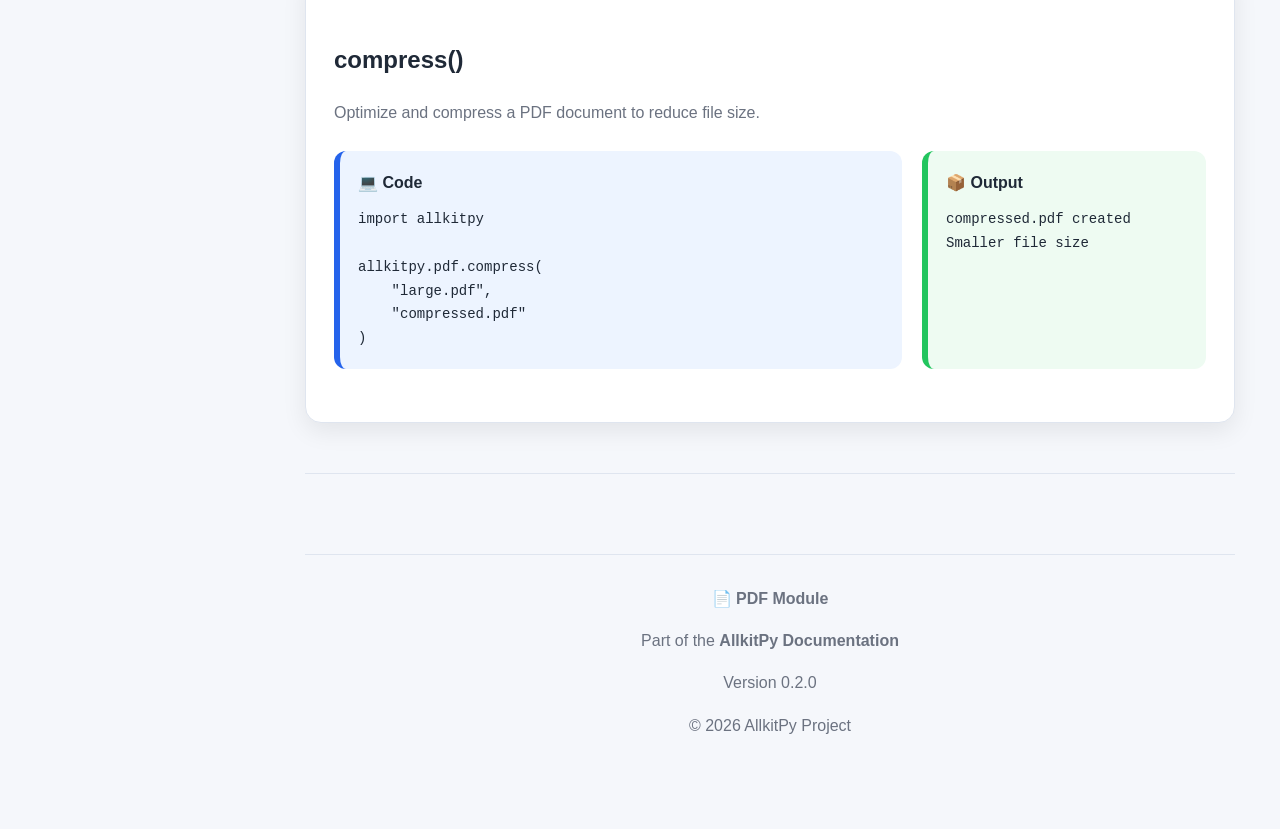
<file: pdf.html>
<!DOCTYPE html>
<html lang="en">

<head>

    <meta charset="UTF-8">

    <meta name="viewport"
          content="width=device-width, initial-scale=1.0">

    <title>PDF Module | AllkitPy Documentation</title>

    <link rel="stylesheet" href="modules.css">
        <link rel="stylesheet" href="image.css">


</head>

<body>

<!-- ====================================================== -->
<!-- Header -->
<!-- ====================================================== -->

<header class="topbar">
        <div class="logo">
            <a class="brand" href="#">
            <img src="images/icon.png" alt="Allpykit">
            <span>Allpykit</span>
            </a>
              <!-- Allkit<span>Py</span> -->
            <small>v0.1.0</small>Documentation
        </div>
        <div class="search">
            <input type="search" placeholder="🔍 Search...(coming soon)">
        </div>
    </header>

<!-- ====================================================== -->
<!-- Main Layout -->
<!-- ====================================================== -->

<div class="container">

<!-- ====================================================== -->
<!-- Sidebar -->
<!-- ====================================================== -->
<aside class="sidebar">

    <h2>&nbsp;📚 Modules</h2>


    <nav>

        
        <a href="index.html" style="font-size: 20px;"><b>🏠 Home</b></a>

        <a href="examples.html">📄 Introduction</a>
        <a href="text.html">📝 Text</a>
        <a href="math.html">➗ Math</a>
        <a href="image.html">🖼 Image</a>
        <a class="active" href="pdf.html">📕 PDF</a>
        <a href="audio.html">🎵 Audio</a>
        <a href="video.html">🎬 Video</a>
        <a href="web.html">🌐 Web</a>
        <a href="data.html">📊 Data</a>
        <a href="file.html">📁 File</a>
        <a href="system.html">💻 System</a>
        <a href="ai.html">🤖 AI</a>
    </nav>

</aside>

<!-- ====================================================== -->
<!-- Content -->
<!-- ====================================================== -->

<main class="content">

<h1>📄 PDF Module</h1>

<p>

The PDF module provides everything needed to create,
edit, merge, split, secure, compress and analyze PDF
documents using simple Python functions.

</p>

<div class="info-box">

<b>Features</b>

<ul>

<li>Create PDF documents</li>

<li>Merge and split PDFs</li>

<li>Extract text and images</li>

<li>Insert or delete pages</li>

<li>Rotate pages</li>

<li>Add watermarks</li>

<li>Encrypt and decrypt PDFs</li>

<li>Compress PDF files</li>

<li>Read metadata and page information</li>

</ul>

</div>

<hr class="divider">

<h2>Quick Example</h2>

<div class="example-grid">

<div class="code-box">

<h4>💻 Code</h4>

<pre><code>import allkitpy

allkitpy.pdf.create(
    "hello.pdf",
    "Hello from AllkitPy"
)
</code></pre>

</div>

<div class="output-box">

<h4>📄 Output</h4>

<pre><code>hello.pdf created</code></pre>

</div>

</div>

<hr class="divider">

<h2>Functions</h2>

<div class="function-nav">

<a href="#create">create()</a>

<a href="#merge">merge()</a>

<a href="#split">split()</a>

<a href="#extract_text">extract_text()</a>

<a href="#extract_images">extract_images()</a>

<a href="#metadata">metadata()</a>

<a href="#page_count">page_count()</a>

<a href="#page_size">page_size()</a>

<a href="#rotate">rotate()</a>

<a href="#delete_pages">delete_pages()</a>

<a href="#insert_pages">insert_pages()</a>

<a href="#watermark">watermark()</a>

<a href="#encrypt">encrypt()</a>

<a href="#decrypt">decrypt()</a>

<a href="#compress">compress()</a>

</div>

<hr class="divider">
<!-- ====================================================== -->
<!-- create() -->
<!-- ====================================================== -->

<div class="function-card" id="create">

<h2>create()</h2>

<p>

Create a new PDF document containing the specified text.

</p>

<div class="example-grid">

<div class="code-box">

<h4>💻 Code</h4>

<pre><code>import allkitpy

allkitpy.pdf.create(
    "hello.pdf",
    "Hello from AllkitPy"
)
</code></pre>

</div>

<div class="output-box">

<h4>📄 Output</h4>

<pre><code>hello.pdf created</code></pre>

</div>

</div>

</div>

<hr class="divider">

<!-- ====================================================== -->
<!-- merge() -->
<!-- ====================================================== -->

<div class="function-card" id="merge">

<h2>merge()</h2>

<p>

Merge multiple PDF files into a single PDF document.

</p>

<div class="example-grid">

<div class="code-box">

<h4>💻 Code</h4>

<pre><code>import allkitpy

allkitpy.pdf.merge(
    [
        "chapter1.pdf",
        "chapter2.pdf",
        "chapter3.pdf"
    ],
    "book.pdf"
)
</code></pre>

</div>

<div class="output-box">

<h4>📄 Output</h4>

<pre><code>book.pdf created</code></pre>

</div>

</div>

</div>

<hr class="divider">

<!-- ====================================================== -->
<!-- split() -->
<!-- ====================================================== -->

<div class="function-card" id="split">

<h2>split()</h2>

<p>

Split a PDF document into individual PDF files.

</p>

<div class="example-grid">

<div class="code-box">

<h4>💻 Code</h4>

<pre><code>import allkitpy

allkitpy.pdf.split(
    "book.pdf",
    "pages"
)
</code></pre>

</div>

<div class="output-box">

<h4>📄 Output</h4>

<pre><code>pages/
 ├── page_1.pdf
 ├── page_2.pdf
 ├── page_3.pdf
 ...
</code></pre>

</div>

</div>

</div>

<hr class="divider">
<!-- ====================================================== -->
<!-- extract_text() -->
<!-- ====================================================== -->

<div class="function-card" id="extract_text">

<h2>extract_text()</h2>

<p>

Extract all text from a PDF document.

</p>

<div class="example-grid">

<div class="code-box">

<h4>💻 Code</h4>

<pre><code>import allkitpy

text = allkitpy.pdf.extract_text(
    "book.pdf"
)

print(text)
</code></pre>

</div>

<div class="output-box">

<h4>📄 Output</h4>

<pre><code>Hello World

Chapter 1

This is the content
inside the PDF...
</code></pre>

</div>

</div>

</div>

<hr class="divider">

<!-- ====================================================== -->
<!-- extract_images() -->
<!-- ====================================================== -->

<div class="function-card" id="extract_images">

<h2>extract_images()</h2>

<p>

Extract every image from a PDF document into a folder.

</p>

<div class="example-grid">

<div class="code-box">

<h4>💻 Code</h4>

<pre><code>import allkitpy

allkitpy.pdf.extract_images(
    "book.pdf",
    "images"
)
</code></pre>

</div>

<div class="output-box">

<h4>🖼️ Output</h4>

<pre><code>images/
 ├── image_1.png
 ├── image_2.jpg
 ├── image_3.png
 ...
</code></pre>

</div>

</div>

</div>

<hr class="divider">

<!-- ====================================================== -->
<!-- metadata() -->
<!-- ====================================================== -->

<div class="function-card" id="metadata">

<h2>metadata()</h2>

<p>

Retrieve metadata stored inside a PDF document.

</p>

<div class="example-grid">

<div class="code-box">

<h4>💻 Code</h4>

<pre><code>import allkitpy

info = allkitpy.pdf.metadata(
    "book.pdf"
)

print(info)
</code></pre>

</div>

<div class="output-box">

<h4>📄 Output</h4>

<pre><code>{
 'title': 'Python Guide',
 'author': 'John',
 'creator': 'Word',
 'producer': 'Microsoft'
}
</code></pre>

</div>

</div>

</div>

<hr class="divider">
<!-- ====================================================== -->
<!-- page_count() -->
<!-- ====================================================== -->

<div class="function-card" id="page_count">

<h2>page_count()</h2>

<p>

Return the total number of pages in a PDF document.

</p>

<div class="example-grid">

<div class="code-box">

<h4>💻 Code</h4>

<pre><code>import allkitpy

count = allkitpy.pdf.page_count(
    "book.pdf"
)

print(count)
</code></pre>

</div>

<div class="output-box">

<h4>📄 Output</h4>

<pre><code>125</code></pre>

</div>

</div>

</div>

<hr class="divider">

<!-- ====================================================== -->
<!-- page_size() -->
<!-- ====================================================== -->

<div class="function-card" id="page_size">

<h2>page_size()</h2>

<p>

Return the width and height of a page.

</p>

<div class="example-grid">

<div class="code-box">

<h4>💻 Code</h4>

<pre><code>import allkitpy

size = allkitpy.pdf.page_size(
    "book.pdf"
)

print(size)
</code></pre>

</div>

<div class="output-box">

<h4>📄 Output</h4>

<pre><code>(595.0, 842.0)</code></pre>

</div>

</div>

</div>

<hr class="divider">

<!-- ====================================================== -->
<!-- rotate() -->
<!-- ====================================================== -->

<div class="function-card" id="rotate">

<h2>rotate()</h2>

<p>

Rotate every page in a PDF by 90°, 180°, or 270°.

</p>

<div class="example-grid">

<div class="code-box">

<h4>💻 Code</h4>

<pre><code>import allkitpy

allkitpy.pdf.rotate(
    "book.pdf",
    90,
    "rotated.pdf"
)
</code></pre>

</div>

<div class="output-box">

<h4>📄 Output</h4>

<pre><code>rotated.pdf created</code></pre>

</div>

</div>

</div>

<hr class="divider">

<!-- ====================================================== -->
<!-- delete_pages() -->
<!-- ====================================================== -->

<div class="function-card" id="delete_pages">

<h2>delete_pages()</h2>

<p>

Delete one or more pages from a PDF document.

</p>

<div class="example-grid">

<div class="code-box">

<h4>💻 Code</h4>

<pre><code>import allkitpy

allkitpy.pdf.delete_pages(
    "book.pdf",
    [0, 2],
    "updated.pdf"
)
</code></pre>

</div>

<div class="output-box">

<h4>📄 Output</h4>

<pre><code>updated.pdf created</code></pre>

</div>

</div>

</div>

<hr class="divider">
<!-- ====================================================== -->
<!-- insert_pages() -->
<!-- ====================================================== -->

<div class="function-card" id="insert_pages">

<h2>insert_pages()</h2>

<p>

Insert pages from another PDF into an existing PDF.

</p>

<div class="example-grid">

<div class="code-box">

<h4>💻 Code</h4>

<pre><code>import allkitpy

allkitpy.pdf.insert_pages(
    "book.pdf",
    "appendix.pdf",
    5,
    "updated.pdf"
)
</code></pre>

</div>

<div class="output-box">

<h4>📄 Output</h4>

<pre><code>updated.pdf created</code></pre>

</div>

</div>

</div>

<hr class="divider">

<!-- ====================================================== -->
<!-- watermark() -->
<!-- ====================================================== -->

<div class="function-card" id="watermark">

<h2>watermark()</h2>

<p>

Add a text watermark to every page of a PDF document.

</p>

<div class="example-grid">

<div class="code-box">

<h4>💻 Code</h4>

<pre><code>import allkitpy

allkitpy.pdf.watermark(
    "report.pdf",
    "CONFIDENTIAL",
    "watermarked.pdf"
)
</code></pre>

</div>

<div class="output-box">

<h4>📄 Output</h4>

<pre><code>watermarked.pdf created</code></pre>

</div>

</div>

</div>

<hr class="divider">

<!-- ====================================================== -->
<!-- encrypt() -->
<!-- ====================================================== -->

<div class="function-card" id="encrypt">

<h2>encrypt()</h2>

<p>

Protect a PDF document using AES-256 password encryption.

</p>

<div class="example-grid">

<div class="code-box">

<h4>💻 Code</h4>

<pre><code>import allkitpy

allkitpy.pdf.encrypt(
    "report.pdf",
    "mypassword",
    "secure.pdf"
)
</code></pre>

</div>

<div class="output-box">

<h4>🔒 Output</h4>

<pre><code>secure.pdf created
Password Protected
</code></pre>

</div>

</div>

</div>

<hr class="divider">
<!-- ====================================================== -->
<!-- decrypt() -->
<!-- ====================================================== -->

<div class="function-card" id="decrypt">

<h2>decrypt()</h2>

<p>

Remove password protection from an encrypted PDF document.

</p>

<div class="example-grid">

<div class="code-box">

<h4>💻 Code</h4>

<pre><code>import allkitpy

allkitpy.pdf.decrypt(
    "secure.pdf",
    "mypassword",
    "unlocked.pdf"
)
</code></pre>

</div>

<div class="output-box">

<h4>🔓 Output</h4>

<pre><code>unlocked.pdf created
Password Removed
</code></pre>

</div>

</div>

</div>

<hr class="divider">

<!-- ====================================================== -->
<!-- compress() -->
<!-- ====================================================== -->

<div class="function-card" id="compress">

<h2>compress()</h2>

<p>

Optimize and compress a PDF document to reduce file size.

</p>

<div class="example-grid">

<div class="code-box">

<h4>💻 Code</h4>

<pre><code>import allkitpy

allkitpy.pdf.compress(
    "large.pdf",
    "compressed.pdf"
)
</code></pre>

</div>

<div class="output-box">

<h4>📦 Output</h4>

<pre><code>compressed.pdf created
Smaller file size
</code></pre>

</div>

</div>

</div>

<hr class="divider">

<!-- ====================================================== -->
<!-- Footer -->
<!-- ====================================================== -->

<footer class="footer">

<p>

<strong>📄 PDF Module</strong>

</p>

<p>

Part of the <strong>AllkitPy Documentation</strong>

</p>

<p>

Version 0.2.0

</p>

<p>

© 2026 AllkitPy Project

</p>

</footer>

</main>

</div>

</body>

</html>
</file>
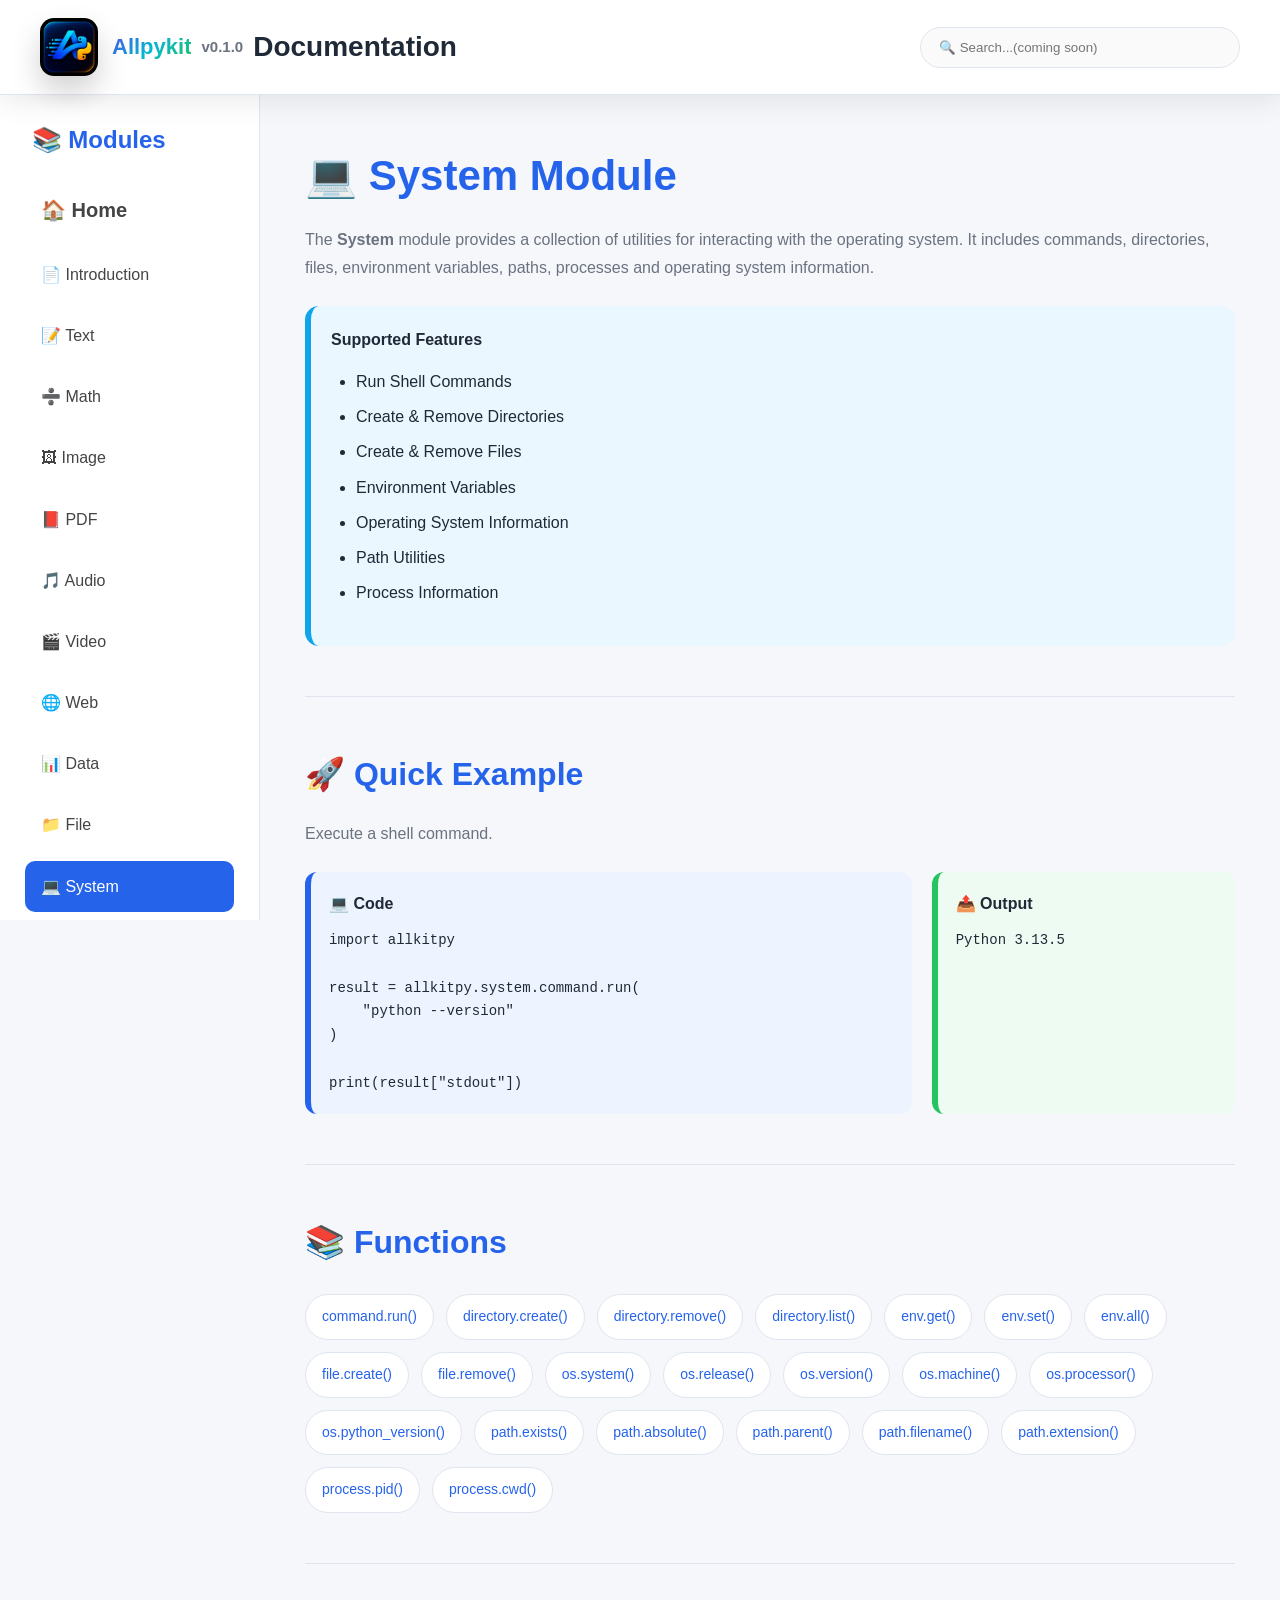
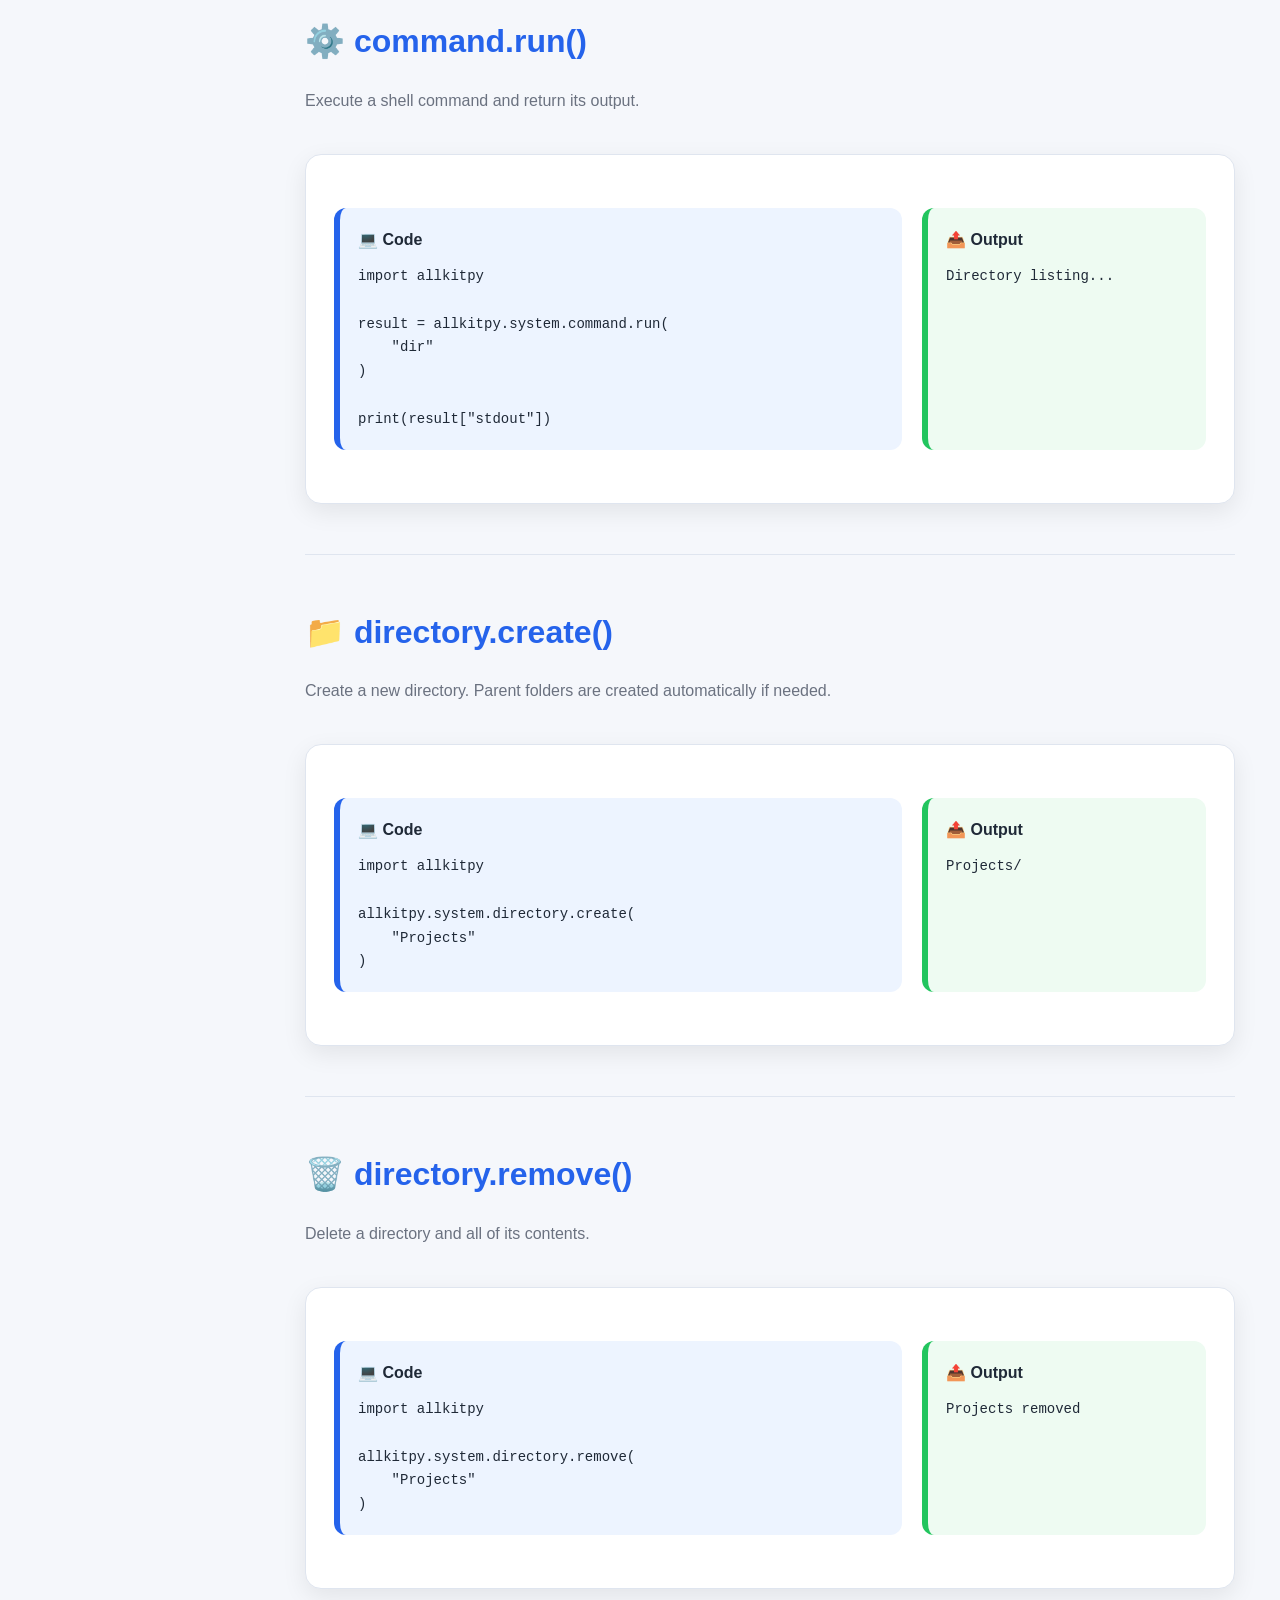
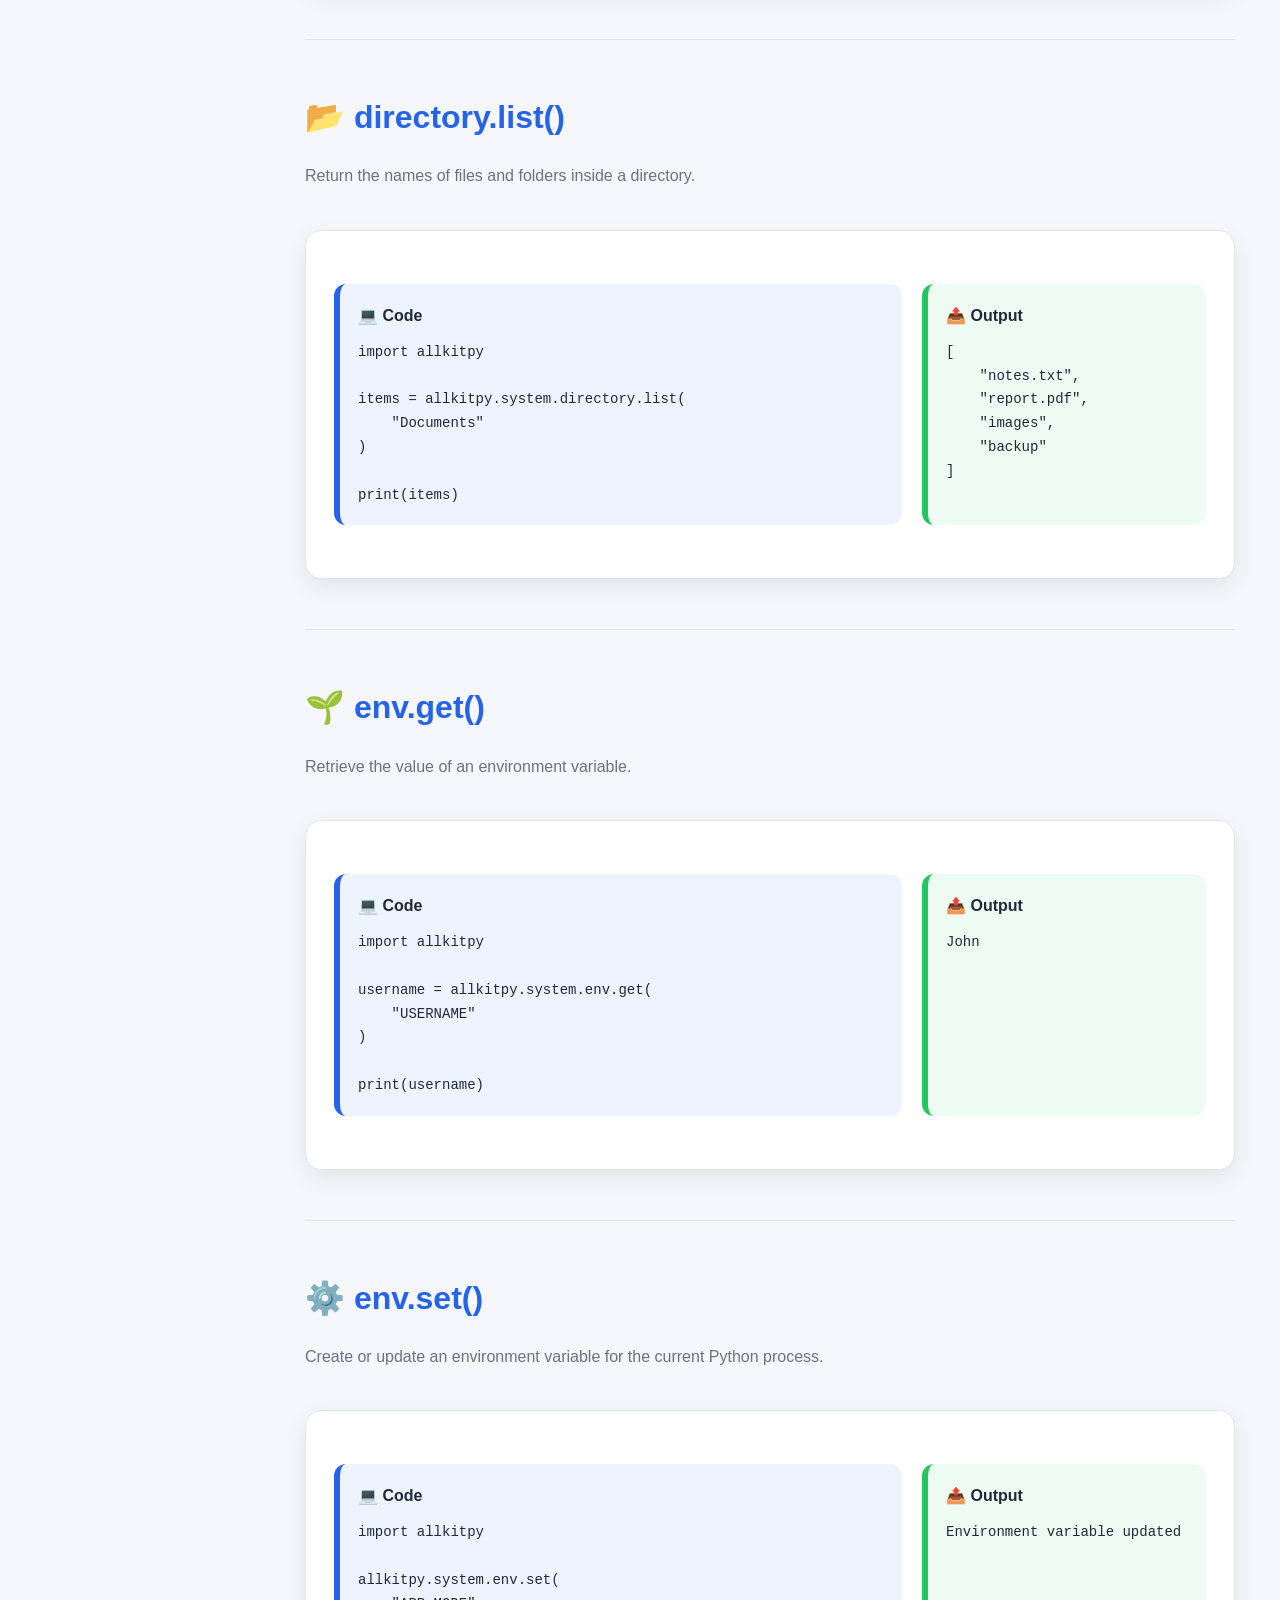
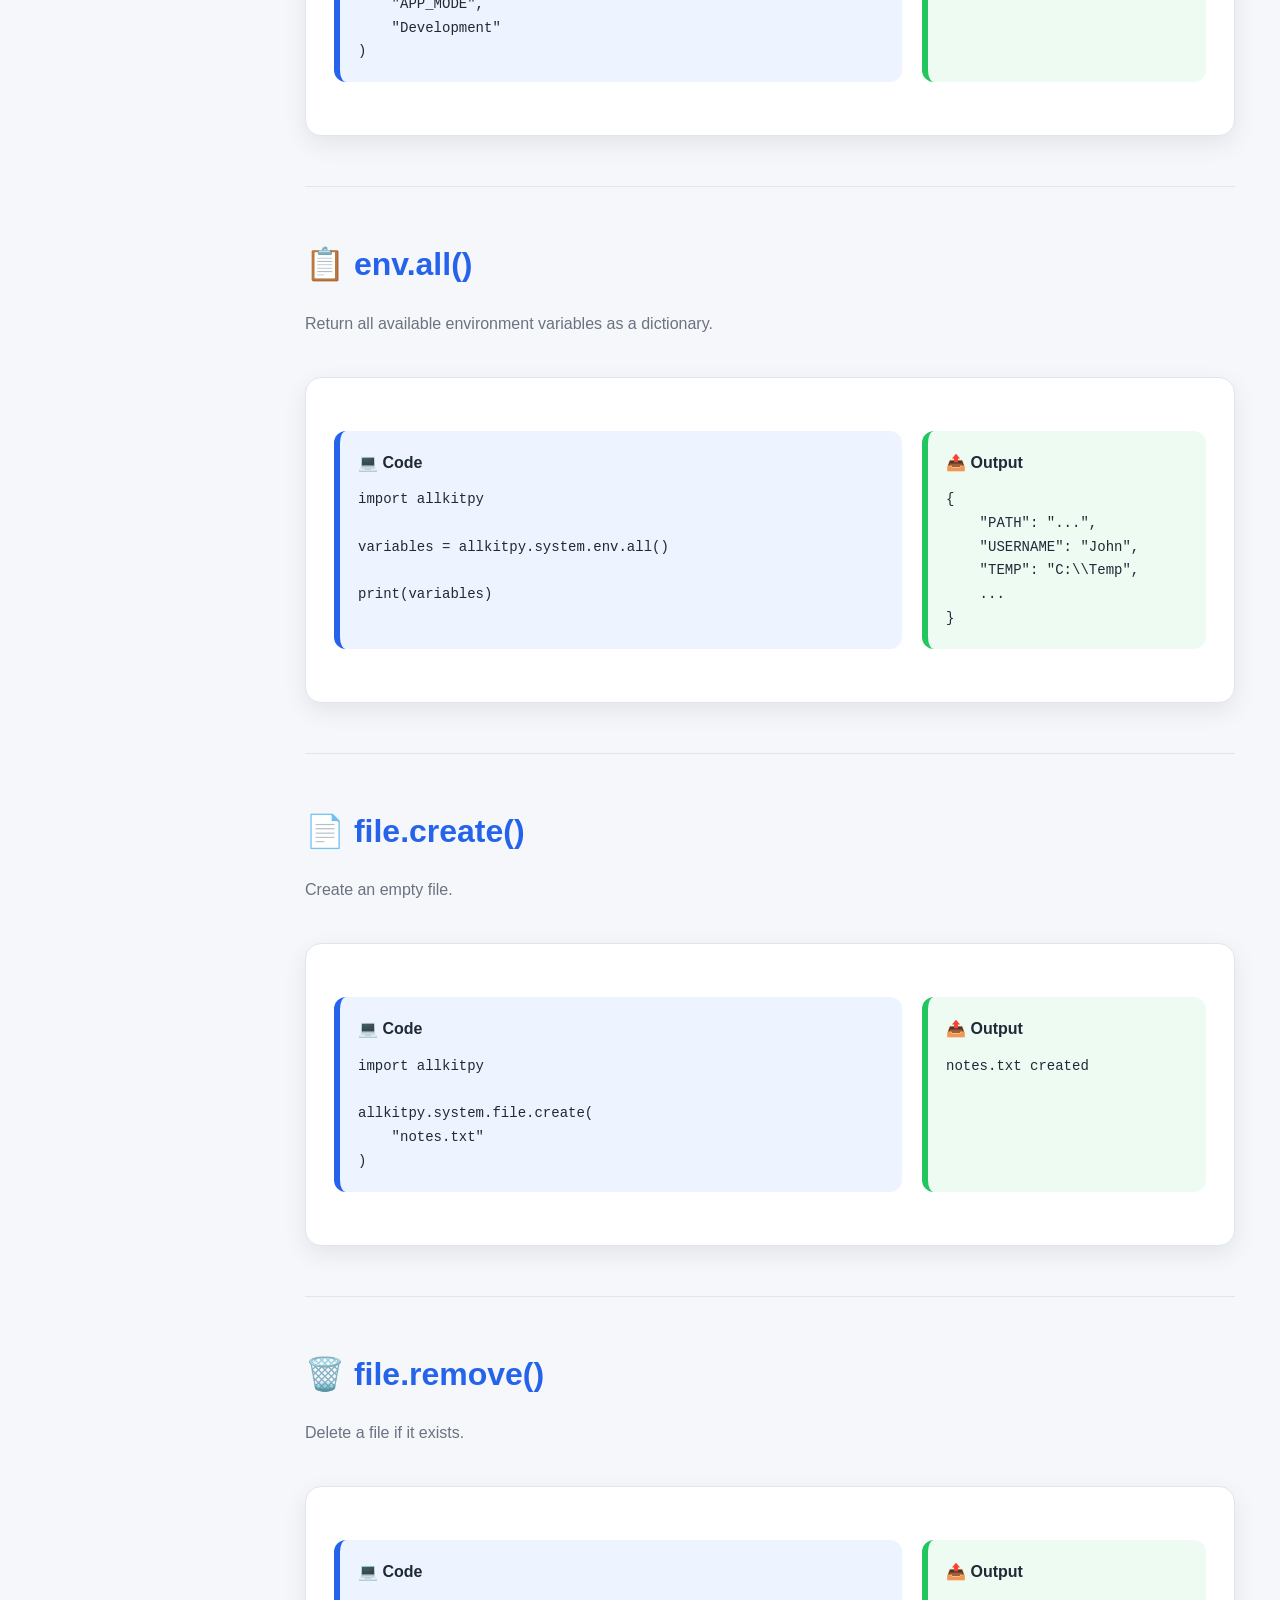
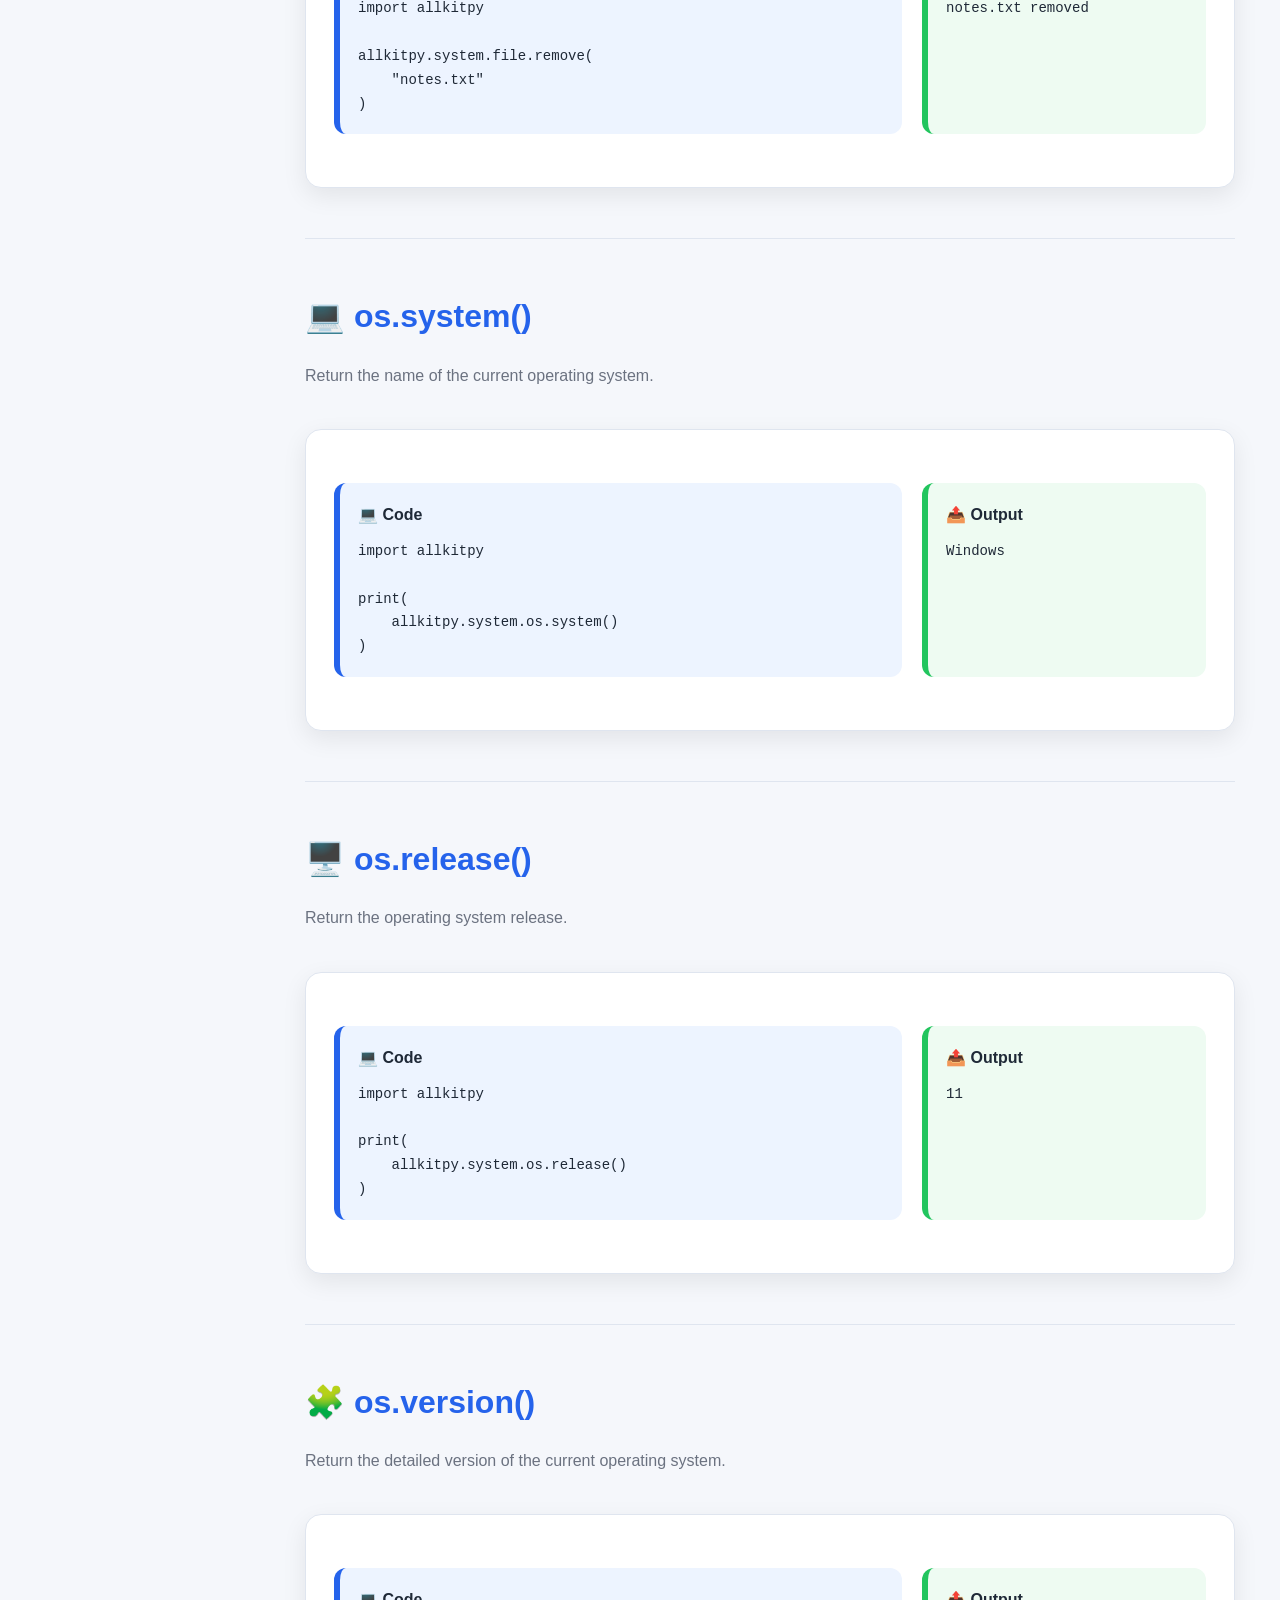
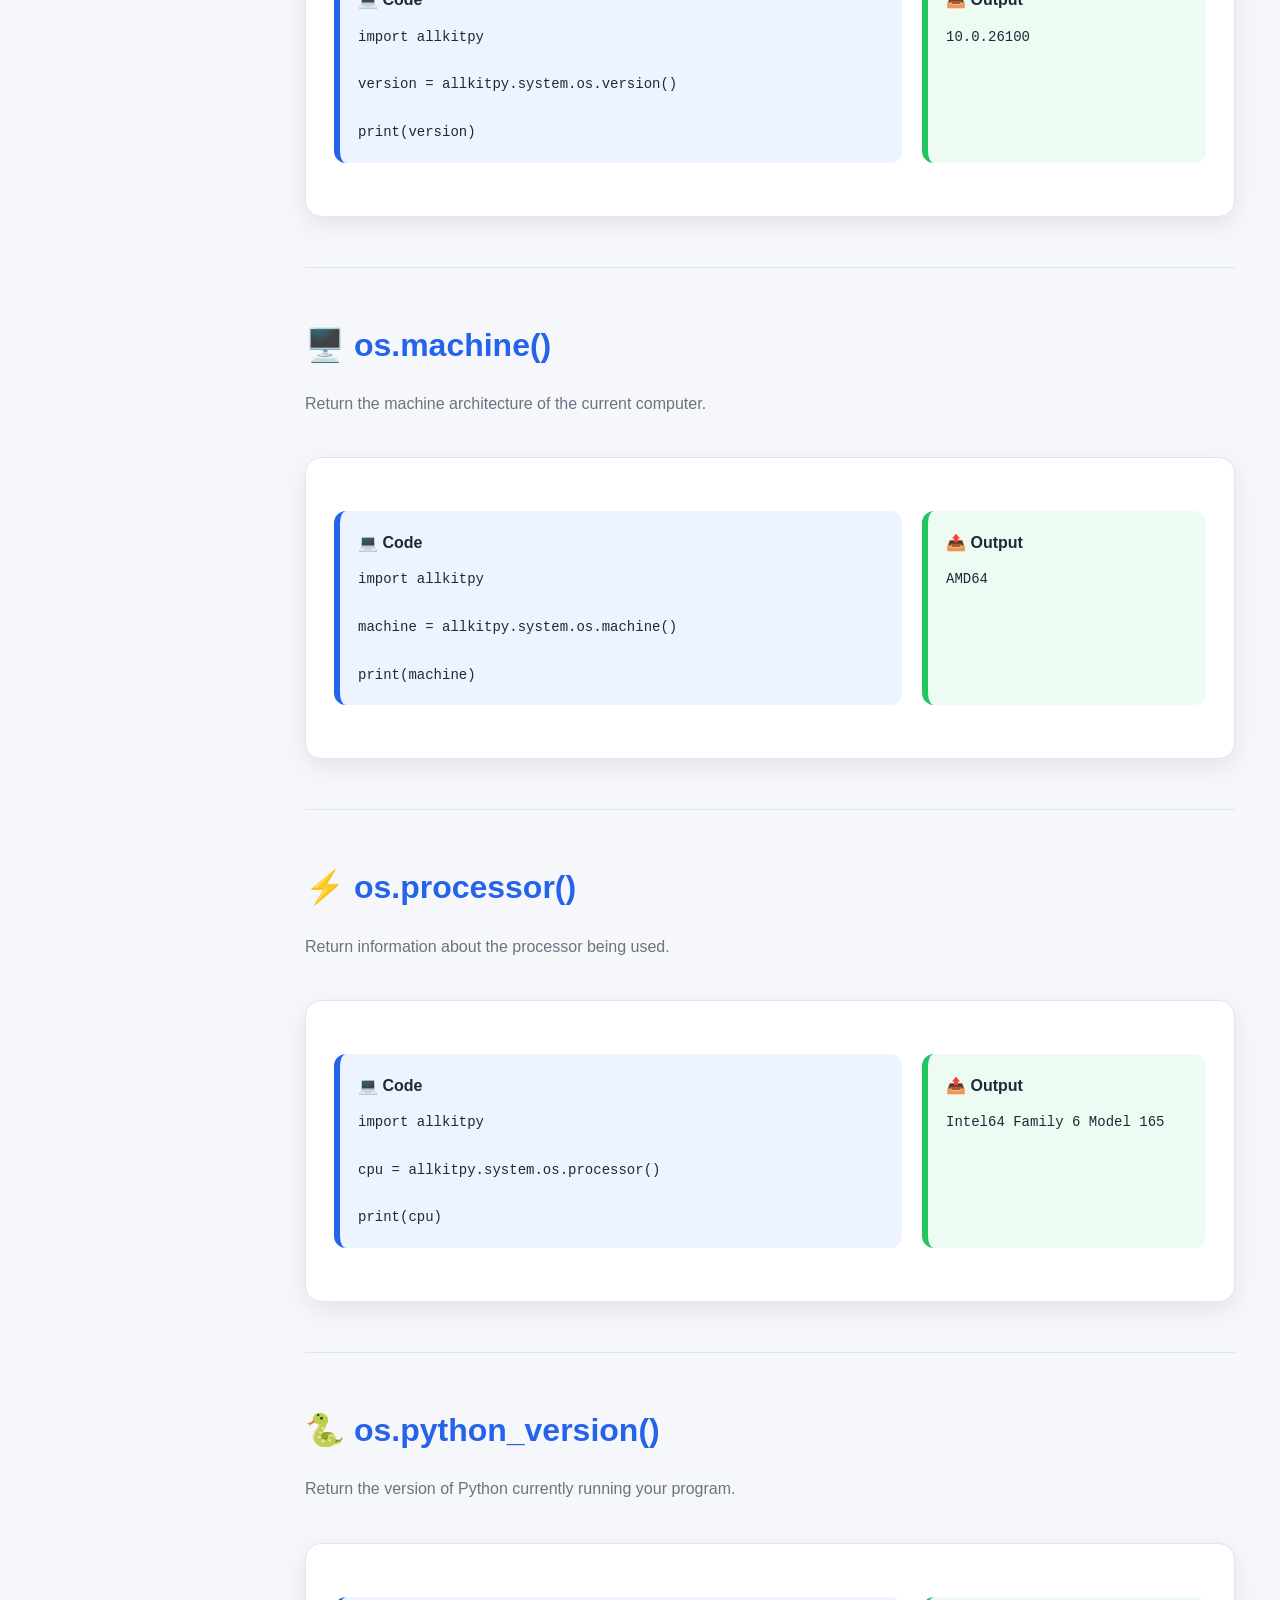
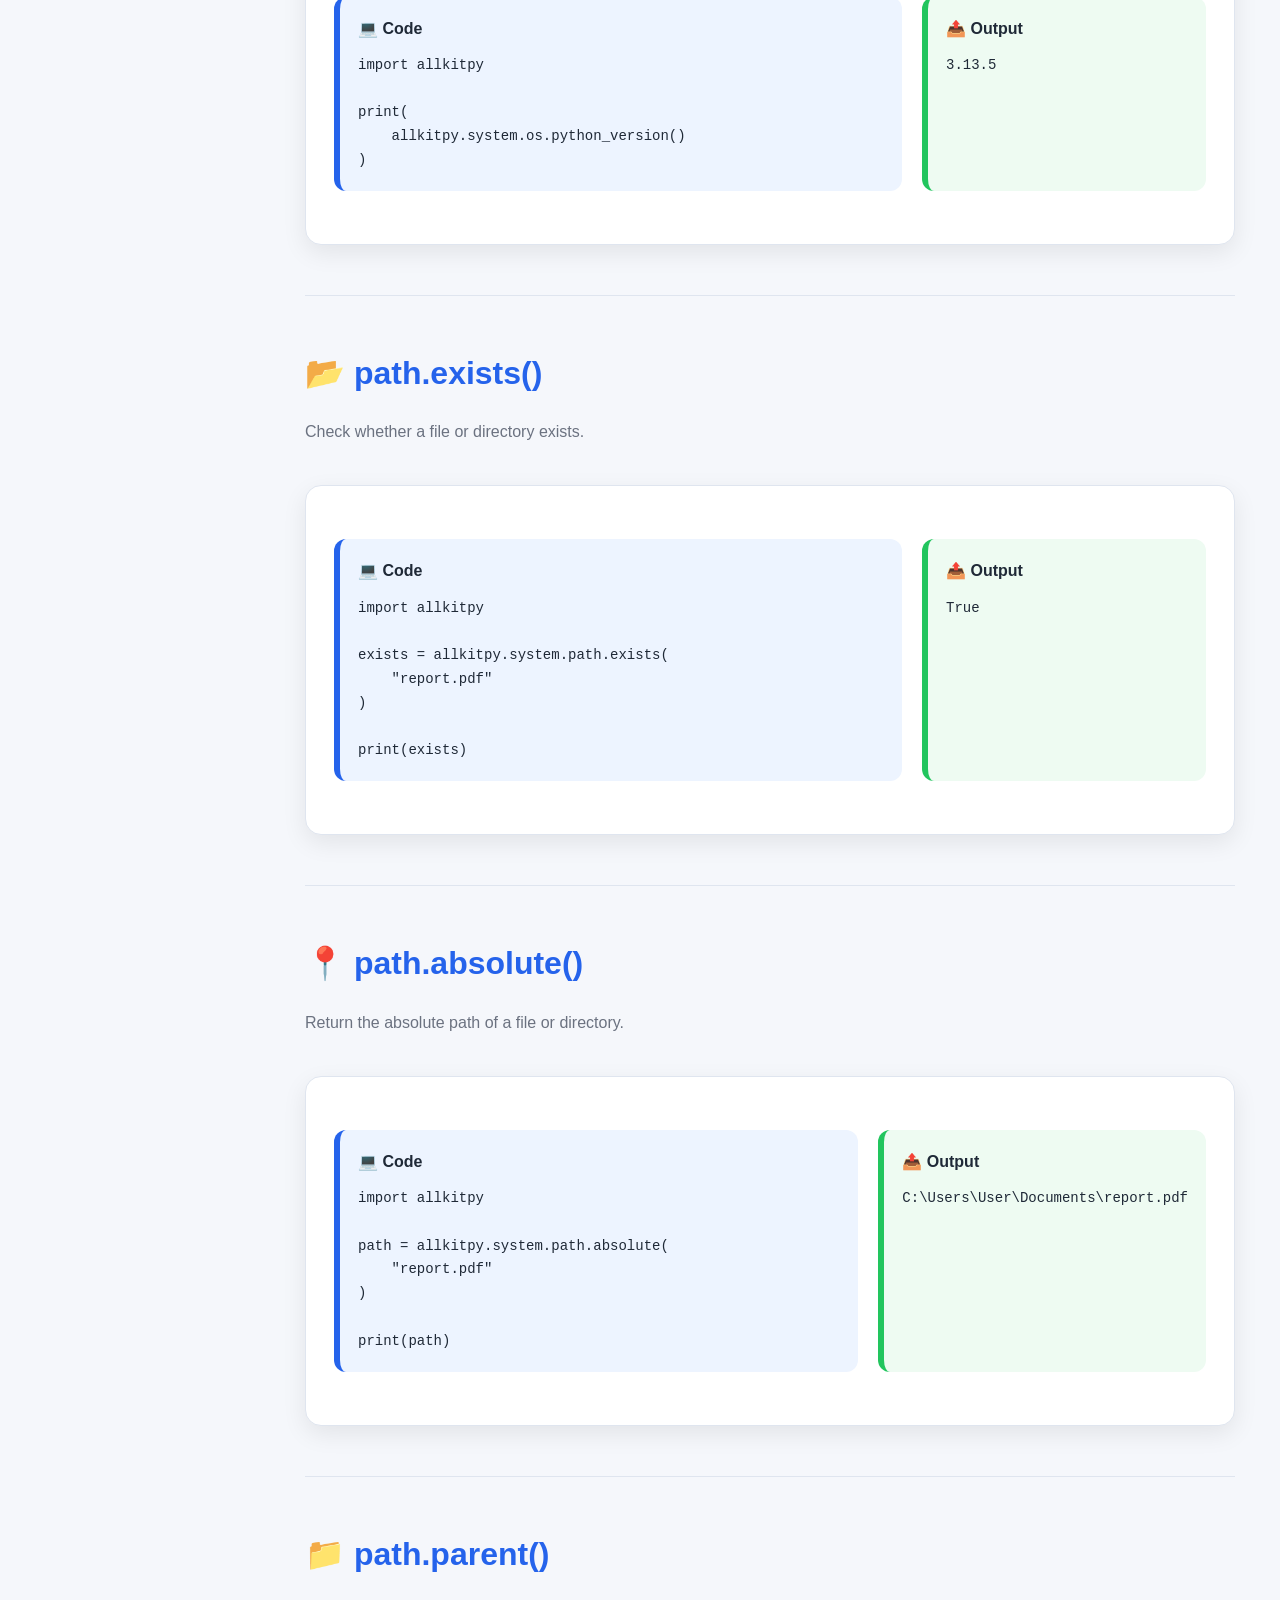
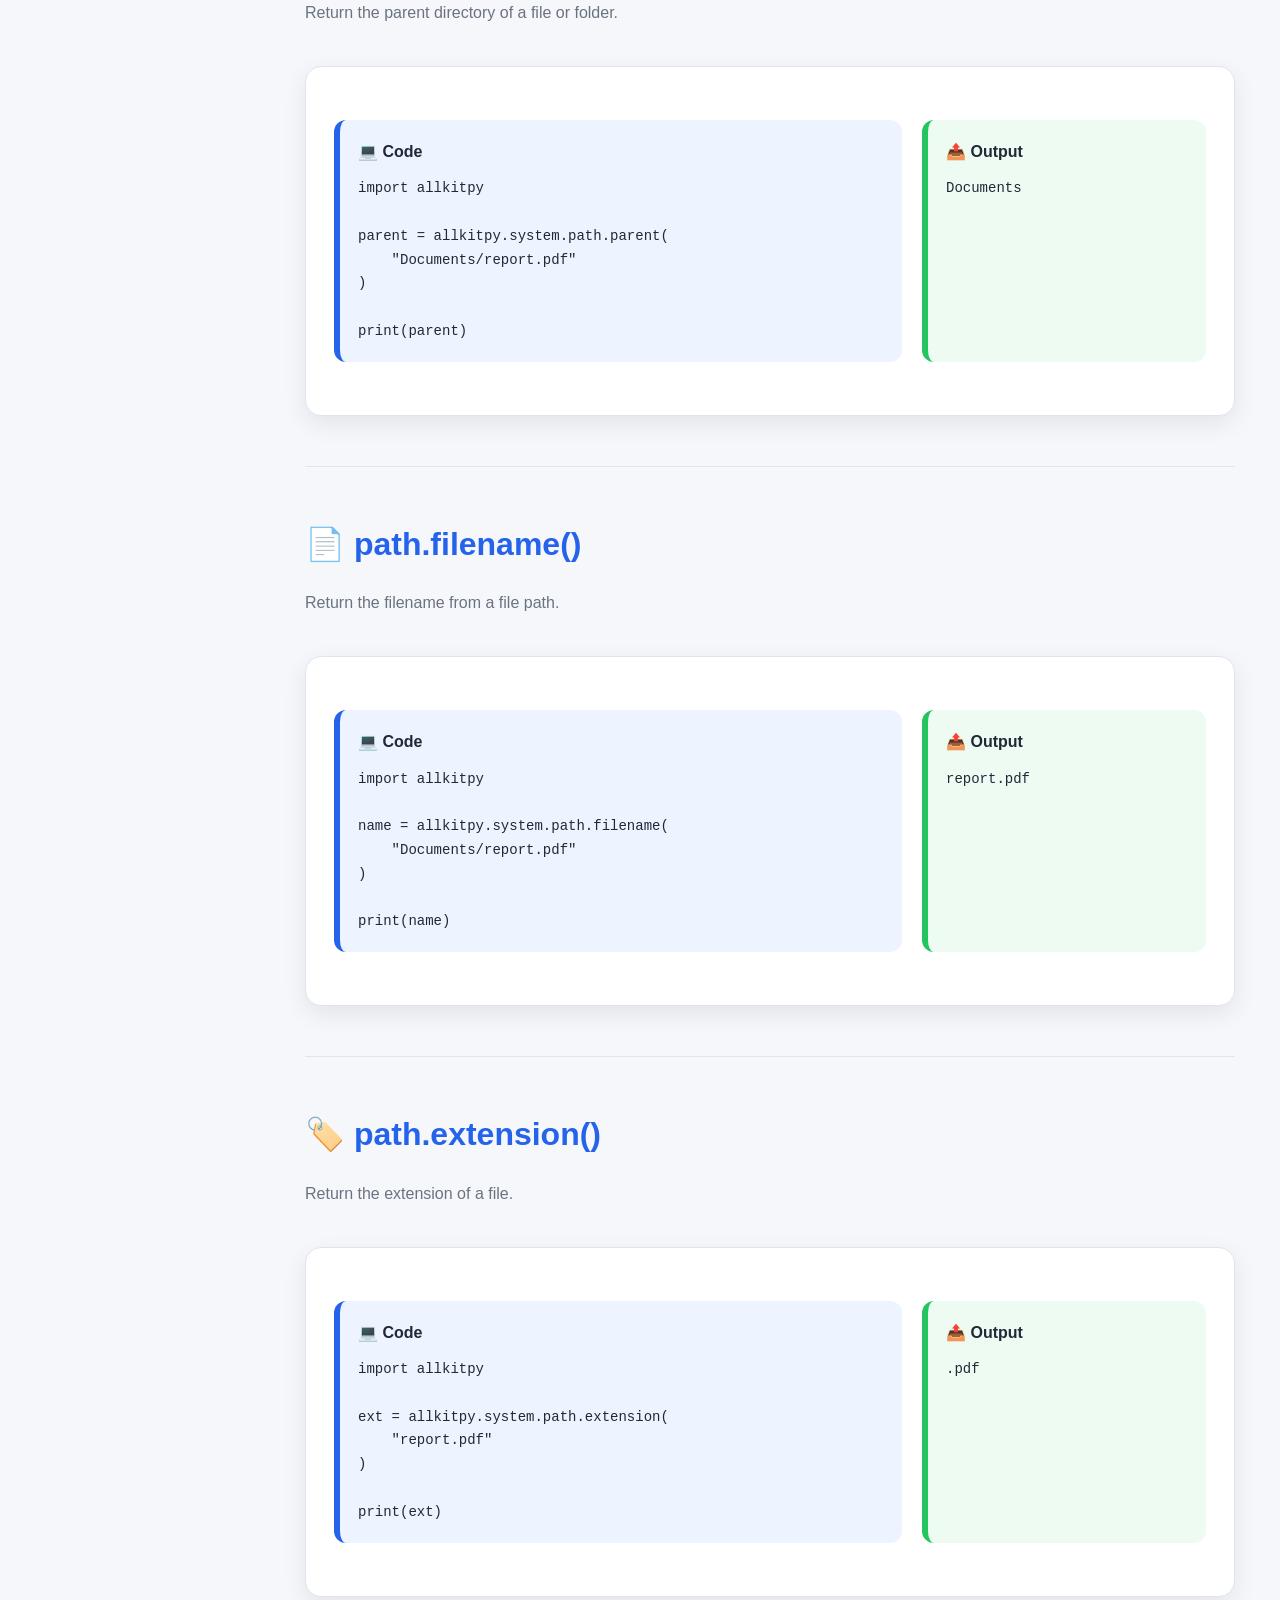
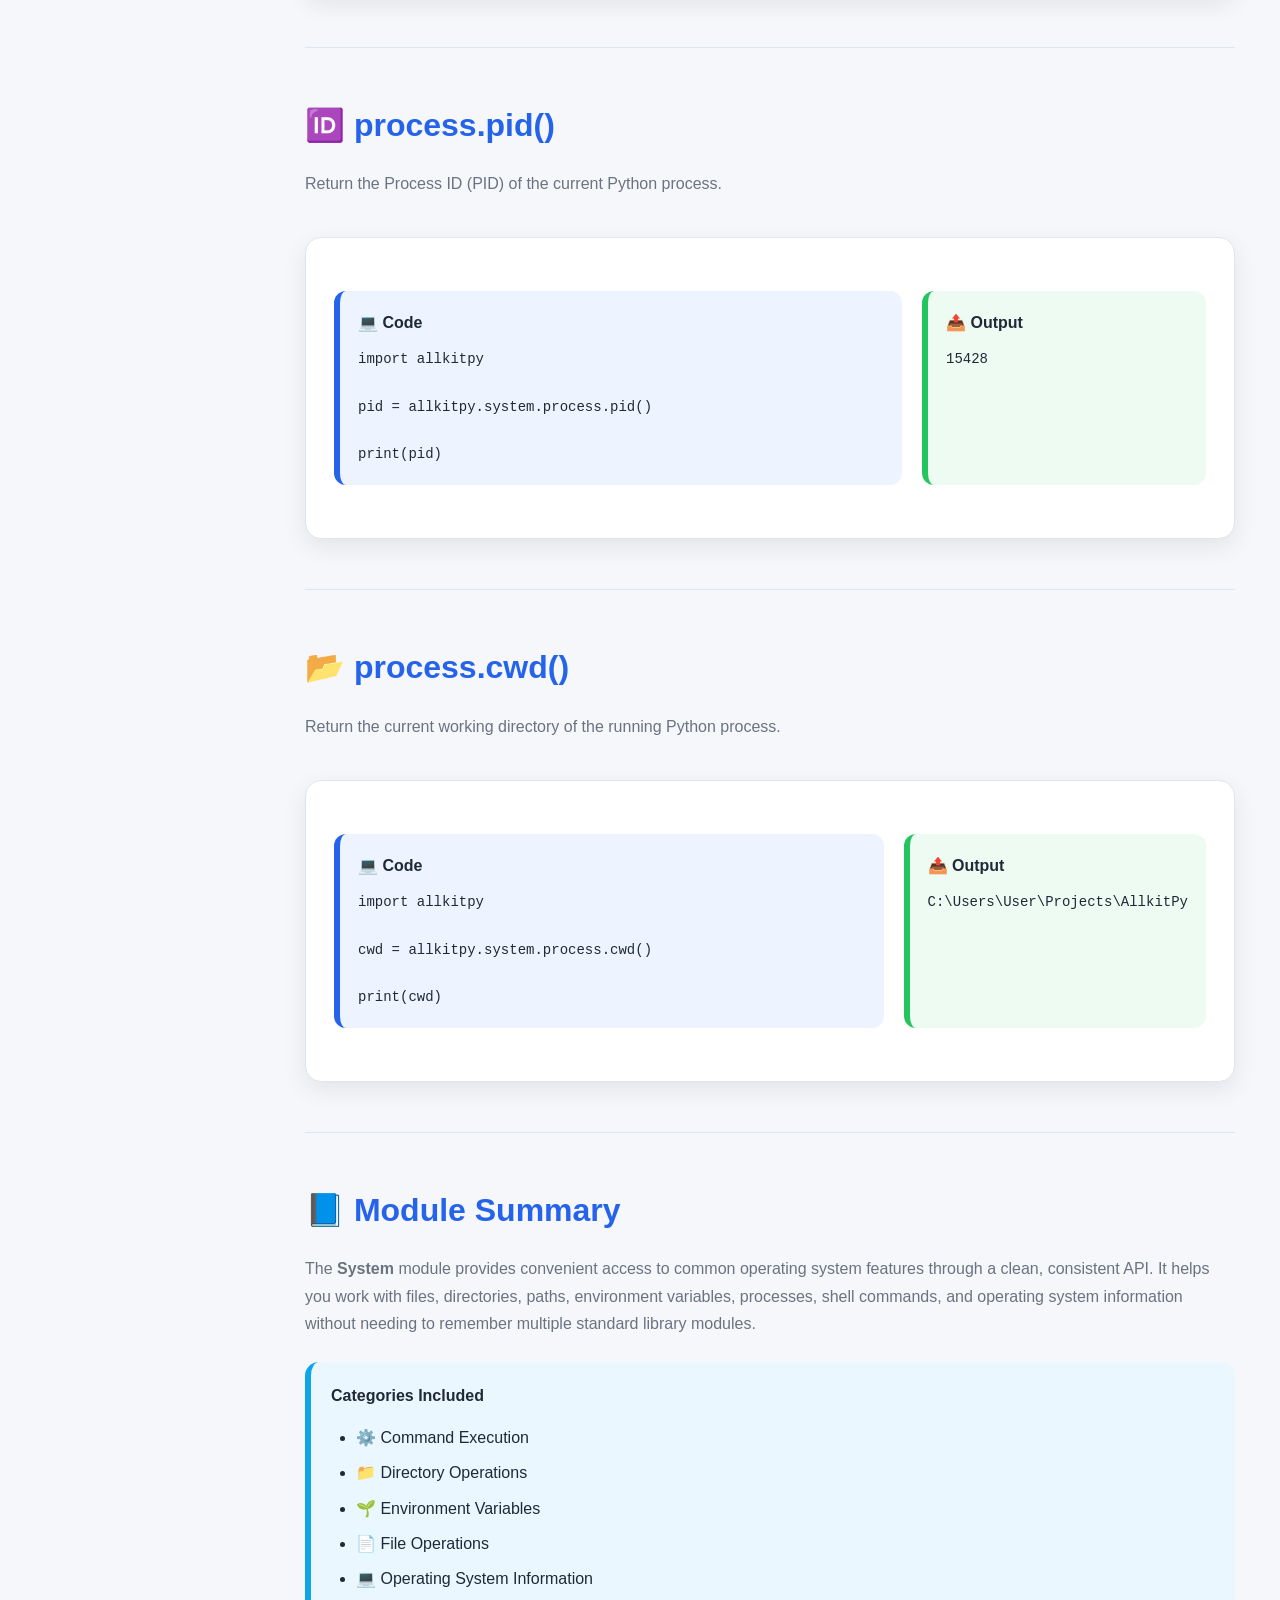
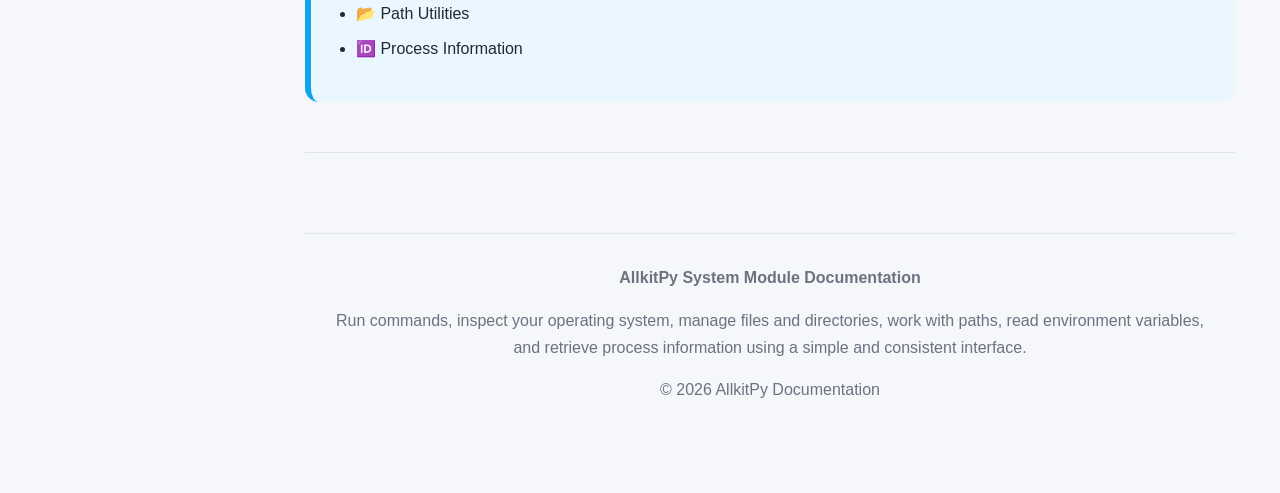
<file: system.html>
<!DOCTYPE html>
<html lang="en">

<head>

<meta charset="UTF-8">

<meta name="viewport"
content="width=device-width, initial-scale=1.0">

<title>System Module | AllkitPy</title>

<link rel="stylesheet" href="modules.css">
<link rel="stylesheet" href="image.css">


</head>

<body>

<!--==========================================================
TOP BAR
===========================================================-->

<header class="topbar">
        <div class="logo">
            <a class="brand" href="#">
            <img src="images/icon.png" alt="Allpykit">
            <span>Allpykit</span>
            </a>
              <!-- Allkit<span>Py</span> -->
            <small>v0.1.0</small>Documentation
        </div>
        <div class="search">
            <input type="search" placeholder="🔍 Search...(coming soon)">
        </div>
    </header>

<!-- ================= LAYOUT ================= -->
<div class="container">

<!-- ================= SIDEBAR ================= -->
<aside class="sidebar">

    <h2>&nbsp;📚 Modules</h2>


    <nav>
        <a href="index.html" style="font-size: 20px;"><b>🏠 Home</b></a>

        <a href="examples.html">📄 Introduction</a>
        <a href="text.html">📝 Text</a>
        <a href="math.html">➗ Math</a>
        <a href="image.html">🖼 Image</a>
        <a href="pdf.html">📕 PDF</a>
        <a href="audio.html">🎵 Audio</a>
        <a href="video.html">🎬 Video</a>
        <a href="web.html">🌐 Web</a>
        <a href="data.html">📊 Data</a>
        <a href="file.html">📁 File</a>
        <a class="active"  href="system.html">💻 System</a>
        <a href="ai.html">🤖 AI</a>
    </nav>

</aside>
<!--==========================================================
CONTENT
===========================================================-->

<main class="content">

<h1>💻 System Module</h1>

<p>

The <b>System</b> module provides a collection of utilities
for interacting with the operating system. It includes
commands, directories, files, environment variables,
paths, processes and operating system information.

</p>

<div class="info-box">

<b>Supported Features</b>

<ul>

<li>Run Shell Commands</li>

<li>Create & Remove Directories</li>

<li>Create & Remove Files</li>

<li>Environment Variables</li>

<li>Operating System Information</li>

<li>Path Utilities</li>

<li>Process Information</li>

</ul>

</div>

<hr class="divider">

<!--==========================================================
QUICK EXAMPLE
===========================================================-->

<h2 class="section-title">

🚀 Quick Example

</h2>

<p>

Execute a shell command.

</p>

<div class="example-grid">

<div class="code-box">

<h4>💻 Code</h4>

<pre><code>import allkitpy

result = allkitpy.system.command.run(
    "python --version"
)

print(result["stdout"])</code></pre>

</div>

<div class="output-box">

<h4>📤 Output</h4>

<pre><code>Python 3.13.5</code></pre>

</div>

</div>

<hr class="divider">

<!--==========================================================
FUNCTION NAVIGATION
===========================================================-->

<h2 class="section-title">

📚 Functions

</h2>

<div class="function-nav">

<a href="#command_run">command.run()</a>

<a href="#directory_create">directory.create()</a>

<a href="#directory_remove">directory.remove()</a>

<a href="#directory_list">directory.list()</a>

<a href="#env_get">env.get()</a>

<a href="#env_set">env.set()</a>

<a href="#env_all">env.all()</a>

<a href="#file_create">file.create()</a>

<a href="#file_remove">file.remove()</a>

<a href="#os_system">os.system()</a>

<a href="#os_release">os.release()</a>

<a href="#os_version">os.version()</a>

<a href="#os_machine">os.machine()</a>

<a href="#os_processor">os.processor()</a>

<a href="#os_python_version">os.python_version()</a>

<a href="#path_exists">path.exists()</a>

<a href="#path_absolute">path.absolute()</a>

<a href="#path_parent">path.parent()</a>

<a href="#path_filename">path.filename()</a>

<a href="#path_extension">path.extension()</a>

<a href="#process_pid">process.pid()</a>

<a href="#process_cwd">process.cwd()</a>

</div>

<hr class="divider">

<!--==========================================================
COMMAND.RUN
===========================================================-->

<h2 class="section-title" id="command_run">

⚙️ command.run()

</h2>

<p>

Execute a shell command and return its output.

</p>

<div class="function-card">

<div class="example-grid">

<div class="code-box">

<h4>💻 Code</h4>

<pre><code>import allkitpy

result = allkitpy.system.command.run(
    "dir"
)

print(result["stdout"])</code></pre>

</div>

<div class="output-box">

<h4>📤 Output</h4>

<pre><code>Directory listing...</code></pre>

</div>

</div>

</div>

<hr class="divider">

<!--==========================================================
DIRECTORY.CREATE
===========================================================-->

<h2 class="section-title"
id="directory_create">

📁 directory.create()

</h2>

<p>

Create a new directory. Parent folders are created
automatically if needed.

</p>

<div class="function-card">

<div class="example-grid">

<div class="code-box">

<h4>💻 Code</h4>

<pre><code>import allkitpy

allkitpy.system.directory.create(
    "Projects"
)</code></pre>

</div>

<div class="output-box">

<h4>📤 Output</h4>

<pre><code>Projects/</code></pre>

</div>

</div>

</div>

<hr class="divider">

<!--==========================================================
DIRECTORY.REMOVE
===========================================================-->

<h2 class="section-title"
id="directory_remove">

🗑️ directory.remove()

</h2>

<p>

Delete a directory and all of its contents.

</p>

<div class="function-card">

<div class="example-grid">

<div class="code-box">

<h4>💻 Code</h4>

<pre><code>import allkitpy

allkitpy.system.directory.remove(
    "Projects"
)</code></pre>

</div>

<div class="output-box">

<h4>📤 Output</h4>

<pre><code>Projects removed</code></pre>

</div>

</div>

</div>

<hr class="divider">

<!--==========================================================
PART 2 STARTS HERE

directory.list()

env.get()

env.set()

env.all()

file.create()

file.remove()

os.system()

os.release()

===========================================================-->
<!--==========================================================
DIRECTORY.LIST
===========================================================-->

<h2 class="section-title"
id="directory_list">

📂 directory.list()

</h2>

<p>

Return the names of files and folders inside a directory.

</p>

<div class="function-card">

<div class="example-grid">

<div class="code-box">

<h4>💻 Code</h4>

<pre><code>import allkitpy

items = allkitpy.system.directory.list(
    "Documents"
)

print(items)</code></pre>

</div>

<div class="output-box">

<h4>📤 Output</h4>

<pre><code>[
    "notes.txt",
    "report.pdf",
    "images",
    "backup"
]</code></pre>

</div>

</div>

</div>

<hr class="divider">

<!--==========================================================
ENV.GET
===========================================================-->

<h2 class="section-title"
id="env_get">

🌱 env.get()

</h2>

<p>

Retrieve the value of an environment variable.

</p>

<div class="function-card">

<div class="example-grid">

<div class="code-box">

<h4>💻 Code</h4>

<pre><code>import allkitpy

username = allkitpy.system.env.get(
    "USERNAME"
)

print(username)</code></pre>

</div>

<div class="output-box">

<h4>📤 Output</h4>

<pre><code>John</code></pre>

</div>

</div>

</div>

<hr class="divider">

<!--==========================================================
ENV.SET
===========================================================-->

<h2 class="section-title"
id="env_set">

⚙️ env.set()

</h2>

<p>

Create or update an environment variable for the current
Python process.

</p>

<div class="function-card">

<div class="example-grid">

<div class="code-box">

<h4>💻 Code</h4>

<pre><code>import allkitpy

allkitpy.system.env.set(
    "APP_MODE",
    "Development"
)</code></pre>

</div>

<div class="output-box">

<h4>📤 Output</h4>

<pre><code>Environment variable updated</code></pre>

</div>

</div>

</div>

<hr class="divider">

<!--==========================================================
ENV.ALL
===========================================================-->

<h2 class="section-title"
id="env_all">

📋 env.all()

</h2>

<p>

Return all available environment variables as a dictionary.

</p>

<div class="function-card">

<div class="example-grid">

<div class="code-box">

<h4>💻 Code</h4>

<pre><code>import allkitpy

variables = allkitpy.system.env.all()

print(variables)</code></pre>

</div>

<div class="output-box">

<h4>📤 Output</h4>

<pre><code>{
    "PATH": "...",
    "USERNAME": "John",
    "TEMP": "C:\\Temp",
    ...
}</code></pre>

</div>

</div>

</div>

<hr class="divider">

<!--==========================================================
FILE.CREATE
===========================================================-->

<h2 class="section-title"
id="file_create">

📄 file.create()

</h2>

<p>

Create an empty file.

</p>

<div class="function-card">

<div class="example-grid">

<div class="code-box">

<h4>💻 Code</h4>

<pre><code>import allkitpy

allkitpy.system.file.create(
    "notes.txt"
)</code></pre>

</div>

<div class="output-box">

<h4>📤 Output</h4>

<pre><code>notes.txt created</code></pre>

</div>

</div>

</div>

<hr class="divider">

<!--==========================================================
FILE.REMOVE
===========================================================-->

<h2 class="section-title"
id="file_remove">

🗑️ file.remove()

</h2>

<p>

Delete a file if it exists.

</p>

<div class="function-card">

<div class="example-grid">

<div class="code-box">

<h4>💻 Code</h4>

<pre><code>import allkitpy

allkitpy.system.file.remove(
    "notes.txt"
)</code></pre>

</div>

<div class="output-box">

<h4>📤 Output</h4>

<pre><code>notes.txt removed</code></pre>

</div>

</div>

</div>

<hr class="divider">

<!--==========================================================
OS.SYSTEM
===========================================================-->

<h2 class="section-title"
id="os_system">

💻 os.system()

</h2>

<p>

Return the name of the current operating system.

</p>

<div class="function-card">

<div class="example-grid">

<div class="code-box">

<h4>💻 Code</h4>

<pre><code>import allkitpy

print(
    allkitpy.system.os.system()
)</code></pre>

</div>

<div class="output-box">

<h4>📤 Output</h4>

<pre><code>Windows</code></pre>

</div>

</div>

</div>

<hr class="divider">

<!--==========================================================
OS.RELEASE
===========================================================-->

<h2 class="section-title"
id="os_release">

🖥️ os.release()

</h2>

<p>

Return the operating system release.

</p>

<div class="function-card">

<div class="example-grid">

<div class="code-box">

<h4>💻 Code</h4>

<pre><code>import allkitpy

print(
    allkitpy.system.os.release()
)</code></pre>

</div>

<div class="output-box">

<h4>📤 Output</h4>

<pre><code>11</code></pre>

</div>

</div>

</div>

<hr class="divider">

<!--==========================================================
PART 3 STARTS HERE

os.version()

os.machine()

os.processor()

os.python_version()

path.exists()

path.absolute()

path.parent()

===========================================================-->
<!--==========================================================
OS.VERSION
===========================================================-->

<h2 class="section-title"
id="os_version">

🧩 os.version()

</h2>

<p>

Return the detailed version of the current operating system.

</p>

<div class="function-card">

<div class="example-grid">

<div class="code-box">

<h4>💻 Code</h4>

<pre><code>import allkitpy

version = allkitpy.system.os.version()

print(version)</code></pre>

</div>

<div class="output-box">

<h4>📤 Output</h4>

<pre><code>10.0.26100</code></pre>

</div>

</div>

</div>

<hr class="divider">

<!--==========================================================
OS.MACHINE
===========================================================-->

<h2 class="section-title"
id="os_machine">

🖥️ os.machine()

</h2>

<p>

Return the machine architecture of the current computer.

</p>

<div class="function-card">

<div class="example-grid">

<div class="code-box">

<h4>💻 Code</h4>

<pre><code>import allkitpy

machine = allkitpy.system.os.machine()

print(machine)</code></pre>

</div>

<div class="output-box">

<h4>📤 Output</h4>

<pre><code>AMD64</code></pre>

</div>

</div>

</div>

<hr class="divider">

<!--==========================================================
OS.PROCESSOR
===========================================================-->

<h2 class="section-title"
id="os_processor">

⚡ os.processor()

</h2>

<p>

Return information about the processor being used.

</p>

<div class="function-card">

<div class="example-grid">

<div class="code-box">

<h4>💻 Code</h4>

<pre><code>import allkitpy

cpu = allkitpy.system.os.processor()

print(cpu)</code></pre>

</div>

<div class="output-box">

<h4>📤 Output</h4>

<pre><code>Intel64 Family 6 Model 165</code></pre>

</div>

</div>

</div>

<hr class="divider">

<!--==========================================================
OS.PYTHON_VERSION
===========================================================-->

<h2 class="section-title"
id="os_python_version">

🐍 os.python_version()

</h2>

<p>

Return the version of Python currently running your
program.

</p>

<div class="function-card">

<div class="example-grid">

<div class="code-box">

<h4>💻 Code</h4>

<pre><code>import allkitpy

print(
    allkitpy.system.os.python_version()
)</code></pre>

</div>

<div class="output-box">

<h4>📤 Output</h4>

<pre><code>3.13.5</code></pre>

</div>

</div>

</div>

<hr class="divider">

<!--==========================================================
PATH.EXISTS
===========================================================-->

<h2 class="section-title"
id="path_exists">

📂 path.exists()

</h2>

<p>

Check whether a file or directory exists.

</p>

<div class="function-card">

<div class="example-grid">

<div class="code-box">

<h4>💻 Code</h4>

<pre><code>import allkitpy

exists = allkitpy.system.path.exists(
    "report.pdf"
)

print(exists)</code></pre>

</div>

<div class="output-box">

<h4>📤 Output</h4>

<pre><code>True</code></pre>

</div>

</div>

</div>

<hr class="divider">

<!--==========================================================
PATH.ABSOLUTE
===========================================================-->

<h2 class="section-title"
id="path_absolute">

📍 path.absolute()

</h2>

<p>

Return the absolute path of a file or directory.

</p>

<div class="function-card">

<div class="example-grid">

<div class="code-box">

<h4>💻 Code</h4>

<pre><code>import allkitpy

path = allkitpy.system.path.absolute(
    "report.pdf"
)

print(path)</code></pre>

</div>

<div class="output-box">

<h4>📤 Output</h4>

<pre><code>C:\Users\User\Documents\report.pdf</code></pre>

</div>

</div>

</div>

<hr class="divider">

<!--==========================================================
PATH.PARENT
===========================================================-->

<h2 class="section-title"
id="path_parent">

📁 path.parent()

</h2>

<p>

Return the parent directory of a file or folder.

</p>

<div class="function-card">

<div class="example-grid">

<div class="code-box">

<h4>💻 Code</h4>

<pre><code>import allkitpy

parent = allkitpy.system.path.parent(
    "Documents/report.pdf"
)

print(parent)</code></pre>

</div>

<div class="output-box">

<h4>📤 Output</h4>

<pre><code>Documents</code></pre>

</div>

</div>

</div>

<hr class="divider">

<!--==========================================================
PART 4 STARTS HERE

path.filename()

path.extension()

process.pid()

process.cwd()

Footer

===========================================================-->
<!--==========================================================
PATH.FILENAME
===========================================================-->

<h2 class="section-title"
id="path_filename">

📄 path.filename()

</h2>

<p>

Return the filename from a file path.

</p>

<div class="function-card">

<div class="example-grid">

<div class="code-box">

<h4>💻 Code</h4>

<pre><code>import allkitpy

name = allkitpy.system.path.filename(
    "Documents/report.pdf"
)

print(name)</code></pre>

</div>

<div class="output-box">

<h4>📤 Output</h4>

<pre><code>report.pdf</code></pre>

</div>

</div>

</div>

<hr class="divider">

<!--==========================================================
PATH.EXTENSION
===========================================================-->

<h2 class="section-title"
id="path_extension">

🏷️ path.extension()

</h2>

<p>

Return the extension of a file.

</p>

<div class="function-card">

<div class="example-grid">

<div class="code-box">

<h4>💻 Code</h4>

<pre><code>import allkitpy

ext = allkitpy.system.path.extension(
    "report.pdf"
)

print(ext)</code></pre>

</div>

<div class="output-box">

<h4>📤 Output</h4>

<pre><code>.pdf</code></pre>

</div>

</div>

</div>

<hr class="divider">

<!--==========================================================
PROCESS.PID
===========================================================-->

<h2 class="section-title"
id="process_pid">

🆔 process.pid()

</h2>

<p>

Return the Process ID (PID) of the current Python process.

</p>

<div class="function-card">

<div class="example-grid">

<div class="code-box">

<h4>💻 Code</h4>

<pre><code>import allkitpy

pid = allkitpy.system.process.pid()

print(pid)</code></pre>

</div>

<div class="output-box">

<h4>📤 Output</h4>

<pre><code>15428</code></pre>

</div>

</div>

</div>

<hr class="divider">

<!--==========================================================
PROCESS.CWD
===========================================================-->

<h2 class="section-title"
id="process_cwd">

📂 process.cwd()

</h2>

<p>

Return the current working directory of the running
Python process.

</p>

<div class="function-card">

<div class="example-grid">

<div class="code-box">

<h4>💻 Code</h4>

<pre><code>import allkitpy

cwd = allkitpy.system.process.cwd()

print(cwd)</code></pre>

</div>

<div class="output-box">

<h4>📤 Output</h4>

<pre><code>C:\Users\User\Projects\AllkitPy</code></pre>

</div>

</div>

</div>

<hr class="divider">

<!--==========================================================
MODULE SUMMARY
===========================================================-->

<h2 class="section-title">

📘 Module Summary

</h2>

<p>

The <strong>System</strong> module provides convenient access
to common operating system features through a clean,
consistent API. It helps you work with files,
directories, paths, environment variables, processes,
shell commands, and operating system information without
needing to remember multiple standard library modules.

</p>

<div class="info-box">

<b>Categories Included</b>

<ul>

<li>⚙️ Command Execution</li>

<li>📁 Directory Operations</li>

<li>🌱 Environment Variables</li>

<li>📄 File Operations</li>

<li>💻 Operating System Information</li>

<li>📂 Path Utilities</li>

<li>🆔 Process Information</li>

</ul>

</div>

<hr class="divider">

<!--==========================================================
FOOTER
===========================================================-->

<footer class="footer">

<p>

<strong>AllkitPy System Module Documentation</strong>

</p>

<p>

Run commands, inspect your operating system, manage files
and directories, work with paths, read environment
variables, and retrieve process information using a simple
and consistent interface.

</p>

<p>

© 2026 AllkitPy Documentation

</p>

</footer>

</main>

</div>

</body>

</html>
</file>
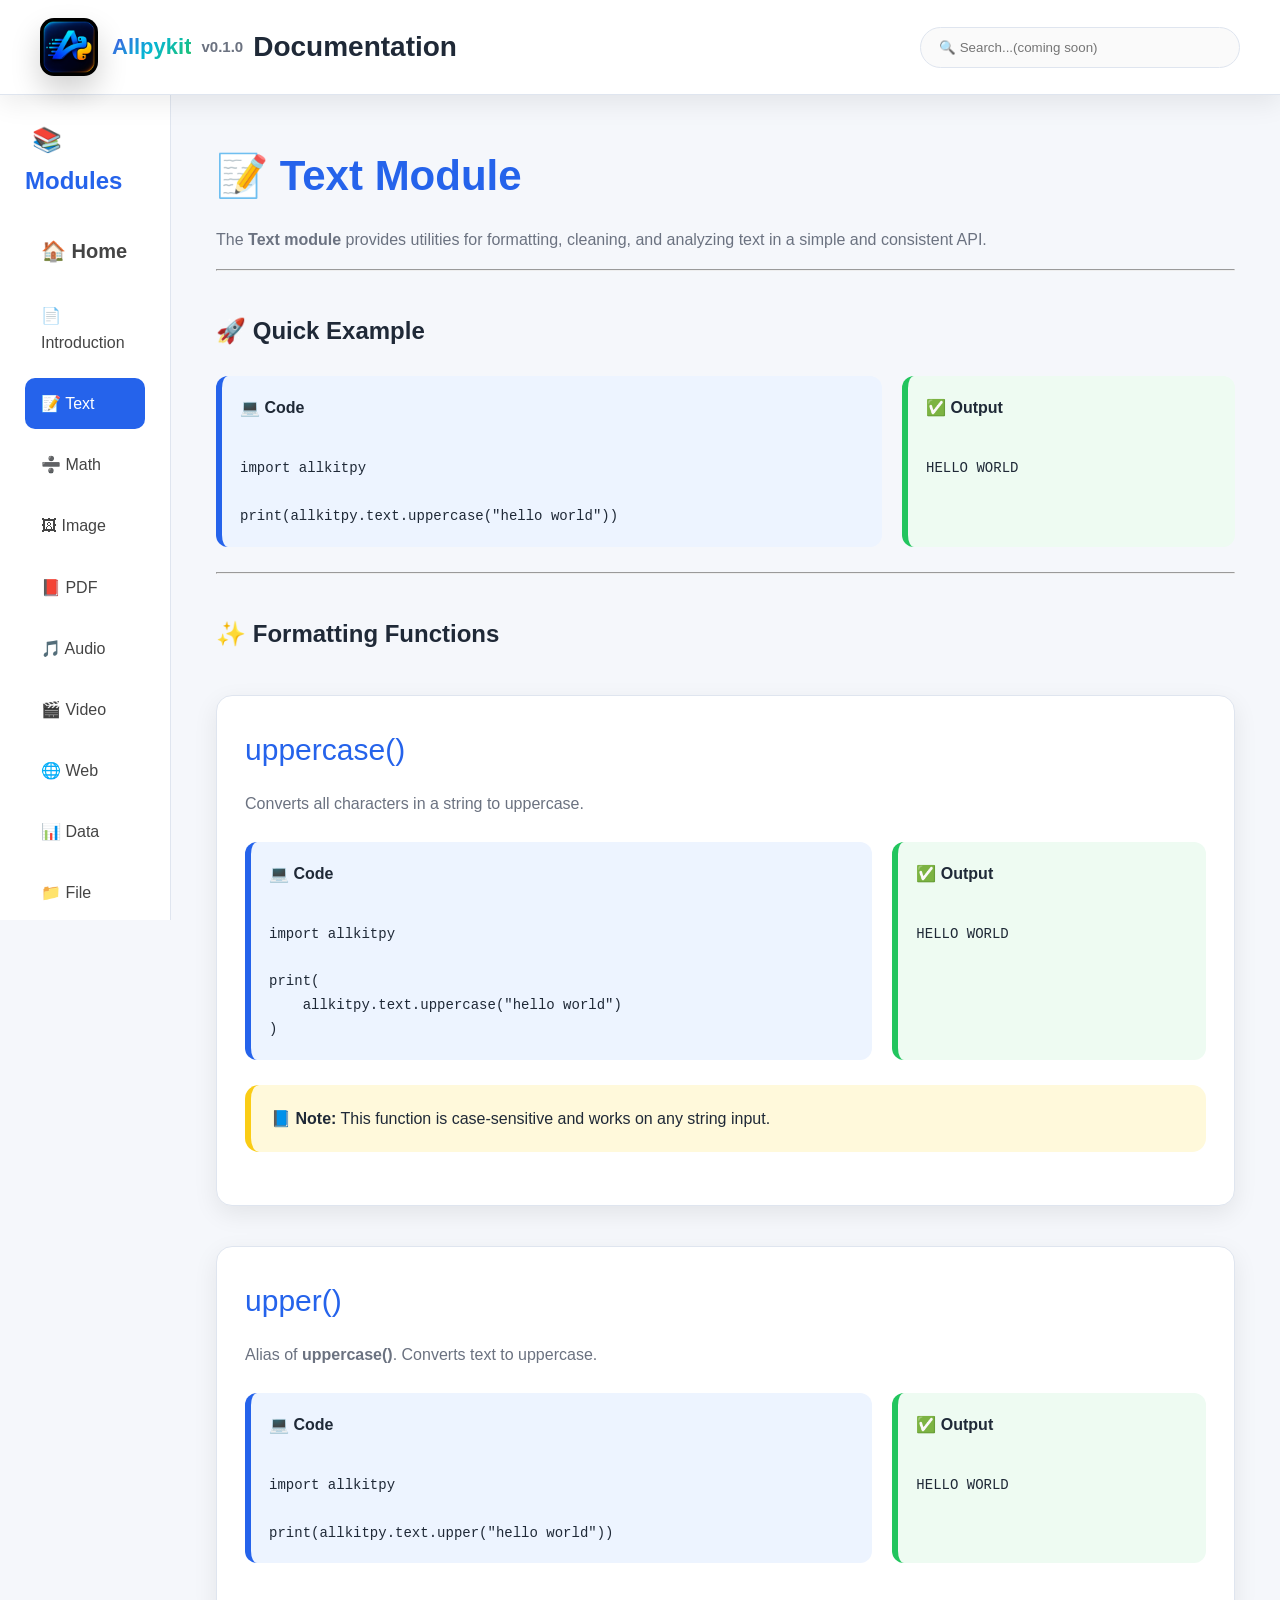
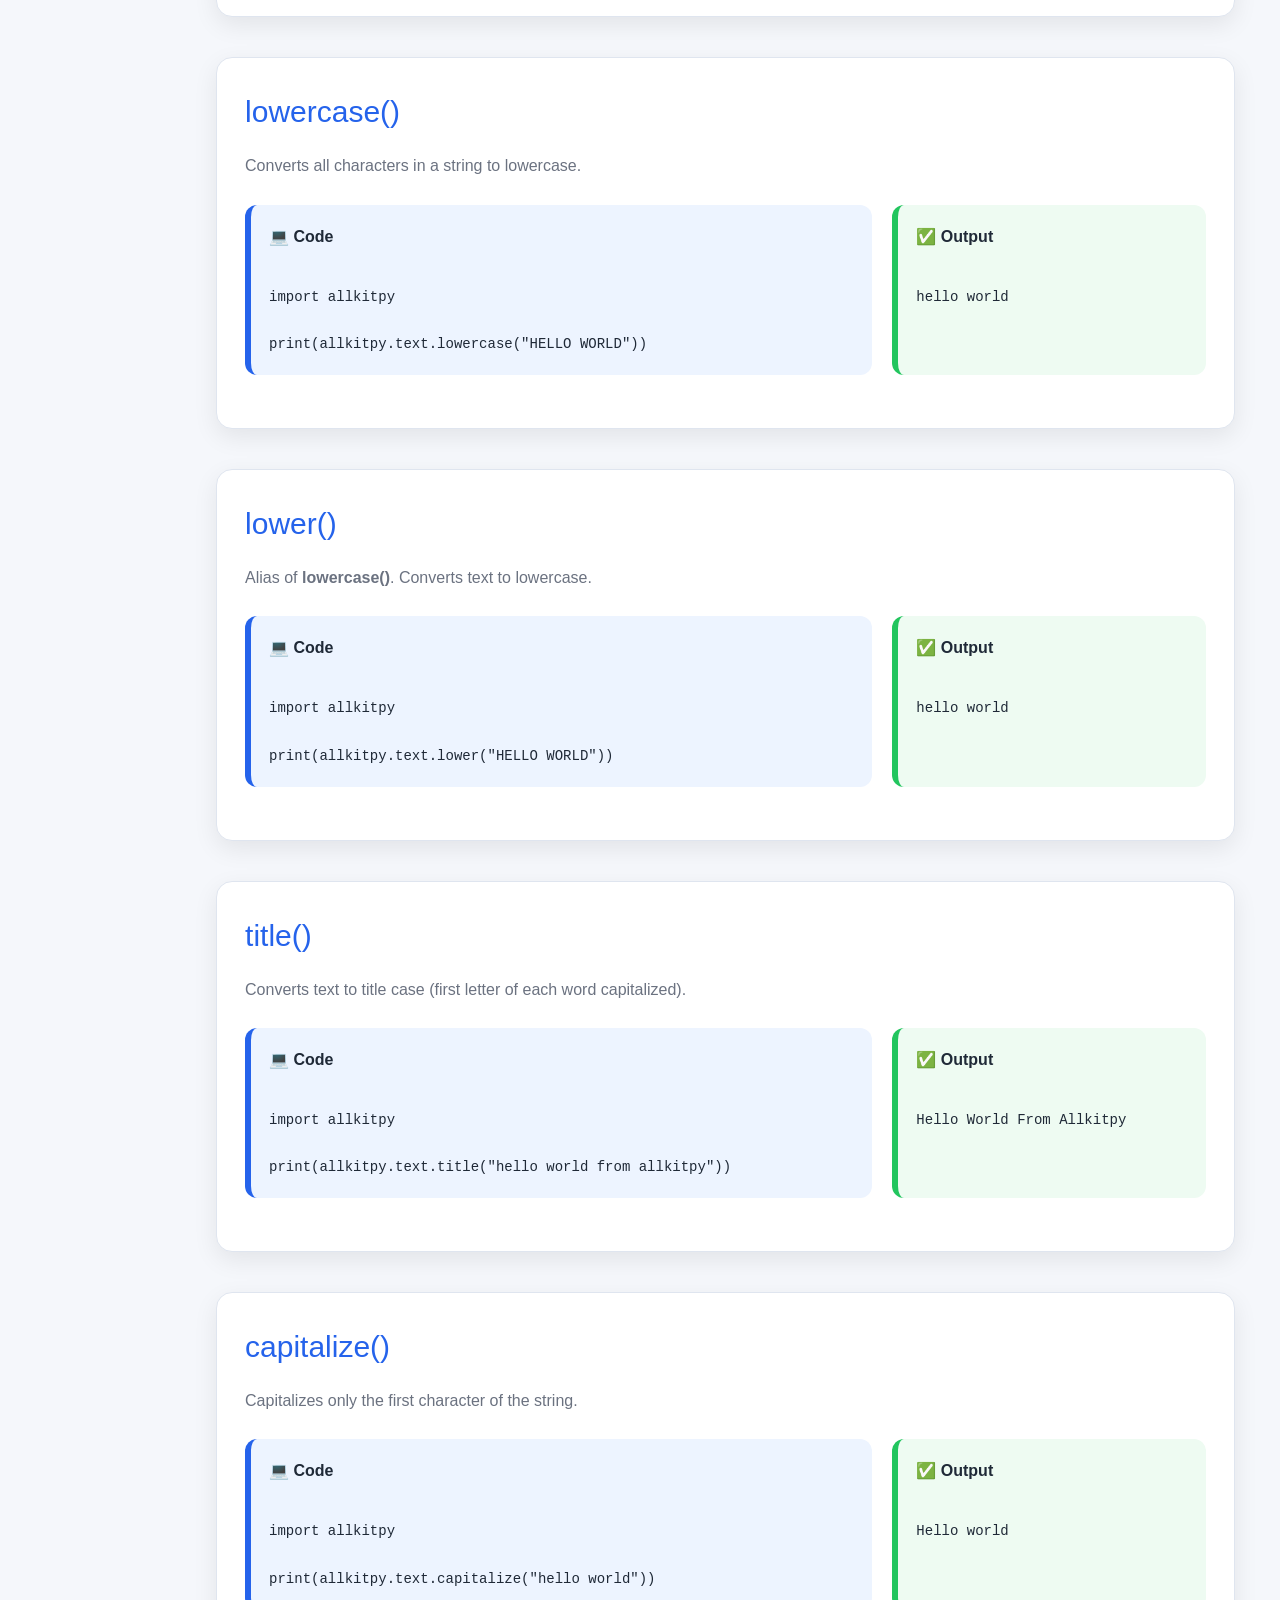
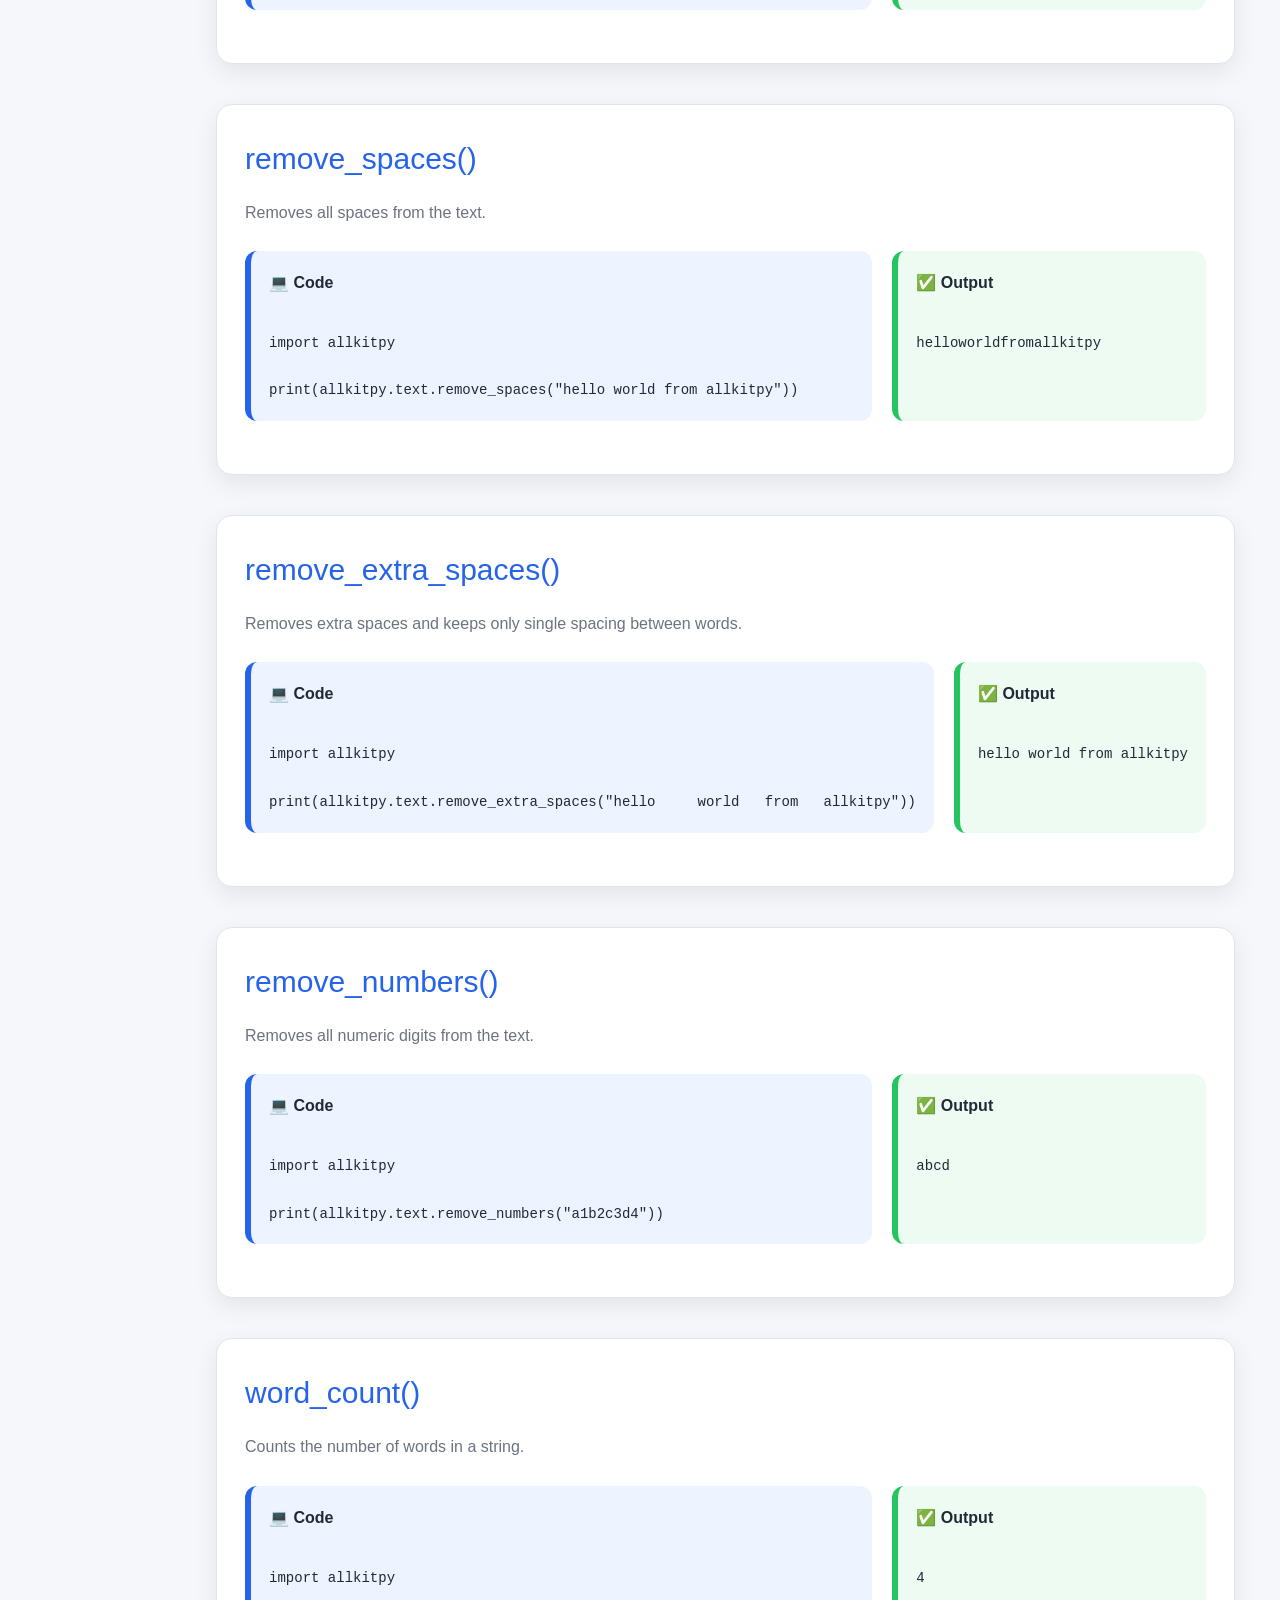
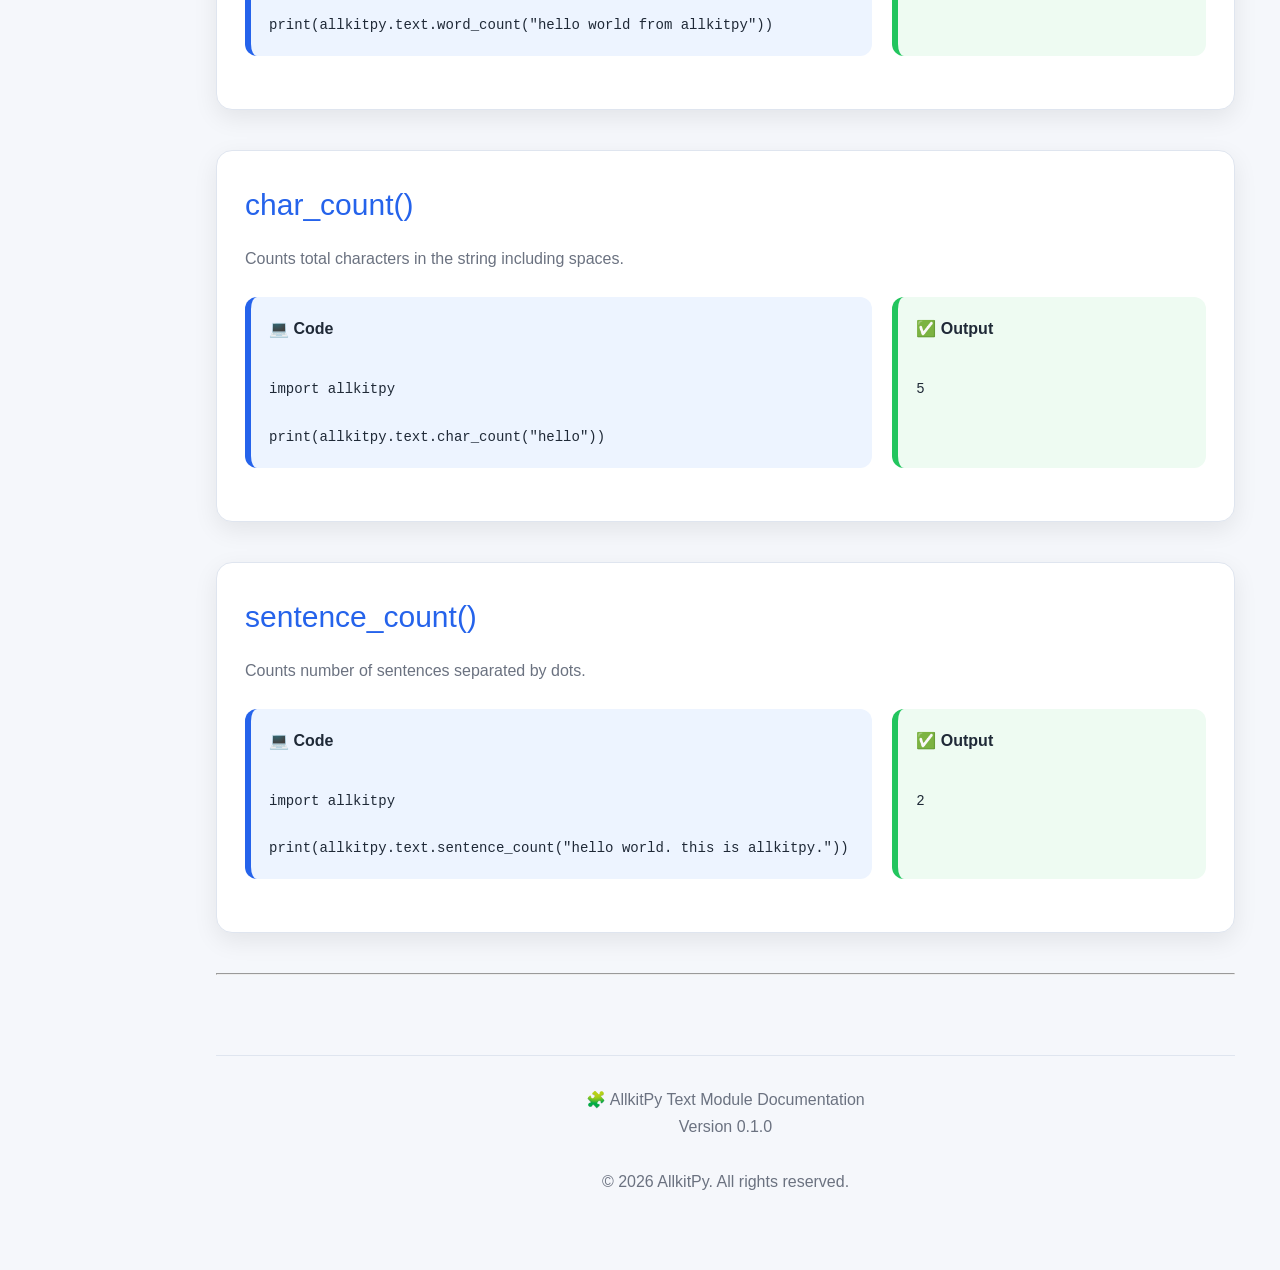
<file: text.html>
<!DOCTYPE html>
<html lang="en">

<head>
    <meta charset="UTF-8">
    <meta name="viewport" content="width=device-width, initial-scale=1.0">
    <title>Text Module | AllkitPy</title>

    <link rel="stylesheet" href="modules.css">
        <link rel="stylesheet" href="image.css">

</head>

<body>

<!-- ================= TOP BAR ================= -->
<header class="topbar">
        <div class="logo">
            <a class="brand" href="#">
            <img src="images/icon.png" alt="Allpykit">
            <span>Allpykit</span>
            </a>
              <!-- Allkit<span>Py</span> -->
            <small>v0.1.0</small>Documentation
        </div>
        <div class="search">
            <input type="search" placeholder="🔍 Search...(coming soon)">
        </div>
    </header>

<!-- ================= LAYOUT ================= -->
<div class="container">

<!-- ================= SIDEBAR ================= -->
<aside class="sidebar">

    <h2>&nbsp;📚 Modules</h2>


    <nav>
        <a href="index.html" style="font-size: 20px;"><b>🏠 Home</b></a>

        <a href="examples.html">📄 Introduction</a>
        <a class="active" href="text.html">📝 Text</a>
        <a href="math.html">➗ Math</a>
        <a href="image.html">🖼 Image</a>
        <a href="pdf.html">📕 PDF</a>
        <a href="audio.html">🎵 Audio</a>
        <a href="video.html">🎬 Video</a>
        <a href="web.html">🌐 Web</a>
        <a href="data.html">📊 Data</a>
        <a href="file.html">📁 File</a>
        <a href="system.html">💻 System</a>
        <a href="ai.html">🤖 AI</a>
    </nav>

</aside>

<!-- ================= CONTENT ================= -->
<main class="content">

<h1>📝 Text Module</h1>

<p>
The <b>Text module</b> provides utilities for formatting,
cleaning, and analyzing text in a simple and consistent API.
</p>

<hr>

<h2>🚀 Quick Example</h2>

<div class="example-grid">

<!-- CODE -->
<div class="code-box">
<h4>💻 Code</h4>
<pre><code>
import allkitpy

print(allkitpy.text.uppercase("hello world"))
</code></pre>
</div>

<!-- OUTPUT -->
<div class="output-box">
<h4>✅ Output</h4>
<pre><code>
HELLO WORLD
</code></pre>
</div>

</div>

<hr>

<h2>✨ Formatting Functions</h2>

<!-- ================= FUNCTION 1 ================= -->

<div class="function-card">

<div class="function-title">uppercase()</div>

<p class="function-description">
Converts all characters in a string to uppercase.
</p>

<div class="example-grid">

<div class="code-box">
<h4>💻 Code</h4>
<pre><code>
import allkitpy

print(
    allkitpy.text.uppercase("hello world")
)
</code></pre>
</div>

<div class="output-box">
<h4>✅ Output</h4>
<pre><code>
HELLO WORLD
</code></pre>
</div>

</div>

<div class="note-box">
<b>📘 Note:</b> This function is case-sensitive and works on any string input.
</div>

</div>

<!-- ================= PART 2 COMING ================= -->

<!-- ================= FUNCTION 2 ================= -->

<div class="function-card">

<div class="function-title">upper()</div>

<p class="function-description">
Alias of <b>uppercase()</b>. Converts text to uppercase.
</p>

<div class="example-grid">

<div class="code-box">
<h4>💻 Code</h4>
<pre><code>
import allkitpy

print(allkitpy.text.upper("hello world"))
</code></pre>
</div>

<div class="output-box">
<h4>✅ Output</h4>
<pre><code>
HELLO WORLD
</code></pre>
</div>

</div>

</div>

<!-- ================= FUNCTION 3 ================= -->

<div class="function-card">

<div class="function-title">lowercase()</div>

<p class="function-description">
Converts all characters in a string to lowercase.
</p>

<div class="example-grid">

<div class="code-box">
<h4>💻 Code</h4>
<pre><code>
import allkitpy

print(allkitpy.text.lowercase("HELLO WORLD"))
</code></pre>
</div>

<div class="output-box">
<h4>✅ Output</h4>
<pre><code>
hello world
</code></pre>
</div>

</div>

</div>

<!-- ================= FUNCTION 4 ================= -->

<div class="function-card">

<div class="function-title">lower()</div>

<p class="function-description">
Alias of <b>lowercase()</b>. Converts text to lowercase.
</p>

<div class="example-grid">

<div class="code-box">
<h4>💻 Code</h4>
<pre><code>
import allkitpy

print(allkitpy.text.lower("HELLO WORLD"))
</code></pre>
</div>

<div class="output-box">
<h4>✅ Output</h4>
<pre><code>
hello world
</code></pre>
</div>

</div>

</div>

<!-- ================= FUNCTION 5 ================= -->

<div class="function-card">

<div class="function-title">title()</div>

<p class="function-description">
Converts text to title case (first letter of each word capitalized).
</p>

<div class="example-grid">

<div class="code-box">
<h4>💻 Code</h4>
<pre><code>
import allkitpy

print(allkitpy.text.title("hello world from allkitpy"))
</code></pre>
</div>

<div class="output-box">
<h4>✅ Output</h4>
<pre><code>
Hello World From Allkitpy
</code></pre>
</div>

</div>

</div>

<!-- ================= FUNCTION 6 ================= -->

<div class="function-card">

<div class="function-title">capitalize()</div>

<p class="function-description">
Capitalizes only the first character of the string.
</p>

<div class="example-grid">

<div class="code-box">
<h4>💻 Code</h4>
<pre><code>
import allkitpy

print(allkitpy.text.capitalize("hello world"))
</code></pre>
</div>

<div class="output-box">
<h4>✅ Output</h4>
<pre><code>
Hello world
</code></pre>
</div>

</div>

</div>

<!-- ================= FUNCTION 7 ================= -->

<div class="function-card">

<div class="function-title">remove_spaces()</div>

<p class="function-description">
Removes all spaces from the text.
</p>

<div class="example-grid">

<div class="code-box">
<h4>💻 Code</h4>
<pre><code>
import allkitpy

print(allkitpy.text.remove_spaces("hello world from allkitpy"))
</code></pre>
</div>

<div class="output-box">
<h4>✅ Output</h4>
<pre><code>
helloworldfromallkitpy
</code></pre>
</div>

</div>

</div>

<!-- ================= FUNCTION 8 ================= -->

<div class="function-card">

<div class="function-title">remove_extra_spaces()</div>

<p class="function-description">
Removes extra spaces and keeps only single spacing between words.
</p>

<div class="example-grid">

<div class="code-box">
<h4>💻 Code</h4>
<pre><code>
import allkitpy

print(allkitpy.text.remove_extra_spaces("hello     world   from   allkitpy"))
</code></pre>
</div>

<div class="output-box">
<h4>✅ Output</h4>
<pre><code>
hello world from allkitpy
</code></pre>
</div>

</div>

</div>

<!-- ================= FUNCTION 9 ================= -->

<div class="function-card">

<div class="function-title">remove_numbers()</div>

<p class="function-description">
Removes all numeric digits from the text.
</p>

<div class="example-grid">

<div class="code-box">
<h4>💻 Code</h4>
<pre><code>
import allkitpy

print(allkitpy.text.remove_numbers("a1b2c3d4"))
</code></pre>
</div>

<div class="output-box">
<h4>✅ Output</h4>
<pre><code>
abcd
</code></pre>
</div>

</div>

</div>

<!-- ================= FUNCTION 10 ================= -->

<div class="function-card">

<div class="function-title">word_count()</div>

<p class="function-description">
Counts the number of words in a string.
</p>

<div class="example-grid">

<div class="code-box">
<h4>💻 Code</h4>
<pre><code>
import allkitpy

print(allkitpy.text.word_count("hello world from allkitpy"))
</code></pre>
</div>

<div class="output-box">
<h4>✅ Output</h4>
<pre><code>
4
</code></pre>
</div>

</div>

</div>

<!-- ================= FUNCTION 11 ================= -->

<div class="function-card">

<div class="function-title">char_count()</div>

<p class="function-description">
Counts total characters in the string including spaces.
</p>

<div class="example-grid">

<div class="code-box">
<h4>💻 Code</h4>
<pre><code>
import allkitpy

print(allkitpy.text.char_count("hello"))
</code></pre>
</div>

<div class="output-box">
<h4>✅ Output</h4>
<pre><code>
5
</code></pre>
</div>

</div>

</div>

<!-- ================= FUNCTION 12 ================= -->

<div class="function-card">

<div class="function-title">sentence_count()</div>

<p class="function-description">
Counts number of sentences separated by dots.
</p>

<div class="example-grid">

<div class="code-box">
<h4>💻 Code</h4>
<pre><code>
import allkitpy

print(allkitpy.text.sentence_count("hello world. this is allkitpy."))
</code></pre>
</div>

<div class="output-box">
<h4>✅ Output</h4>
<pre><code>
2
</code></pre>
</div>

</div>

</div>

<!-- ================= FOOTER ================= -->

<hr>

<div class="footer">

🧩 AllkitPy Text Module Documentation<br>
Version 0.1.0

<br><br>

© 2026 AllkitPy. All rights reserved.

</div>

</main>

</div>

</body>
</html>
</file>
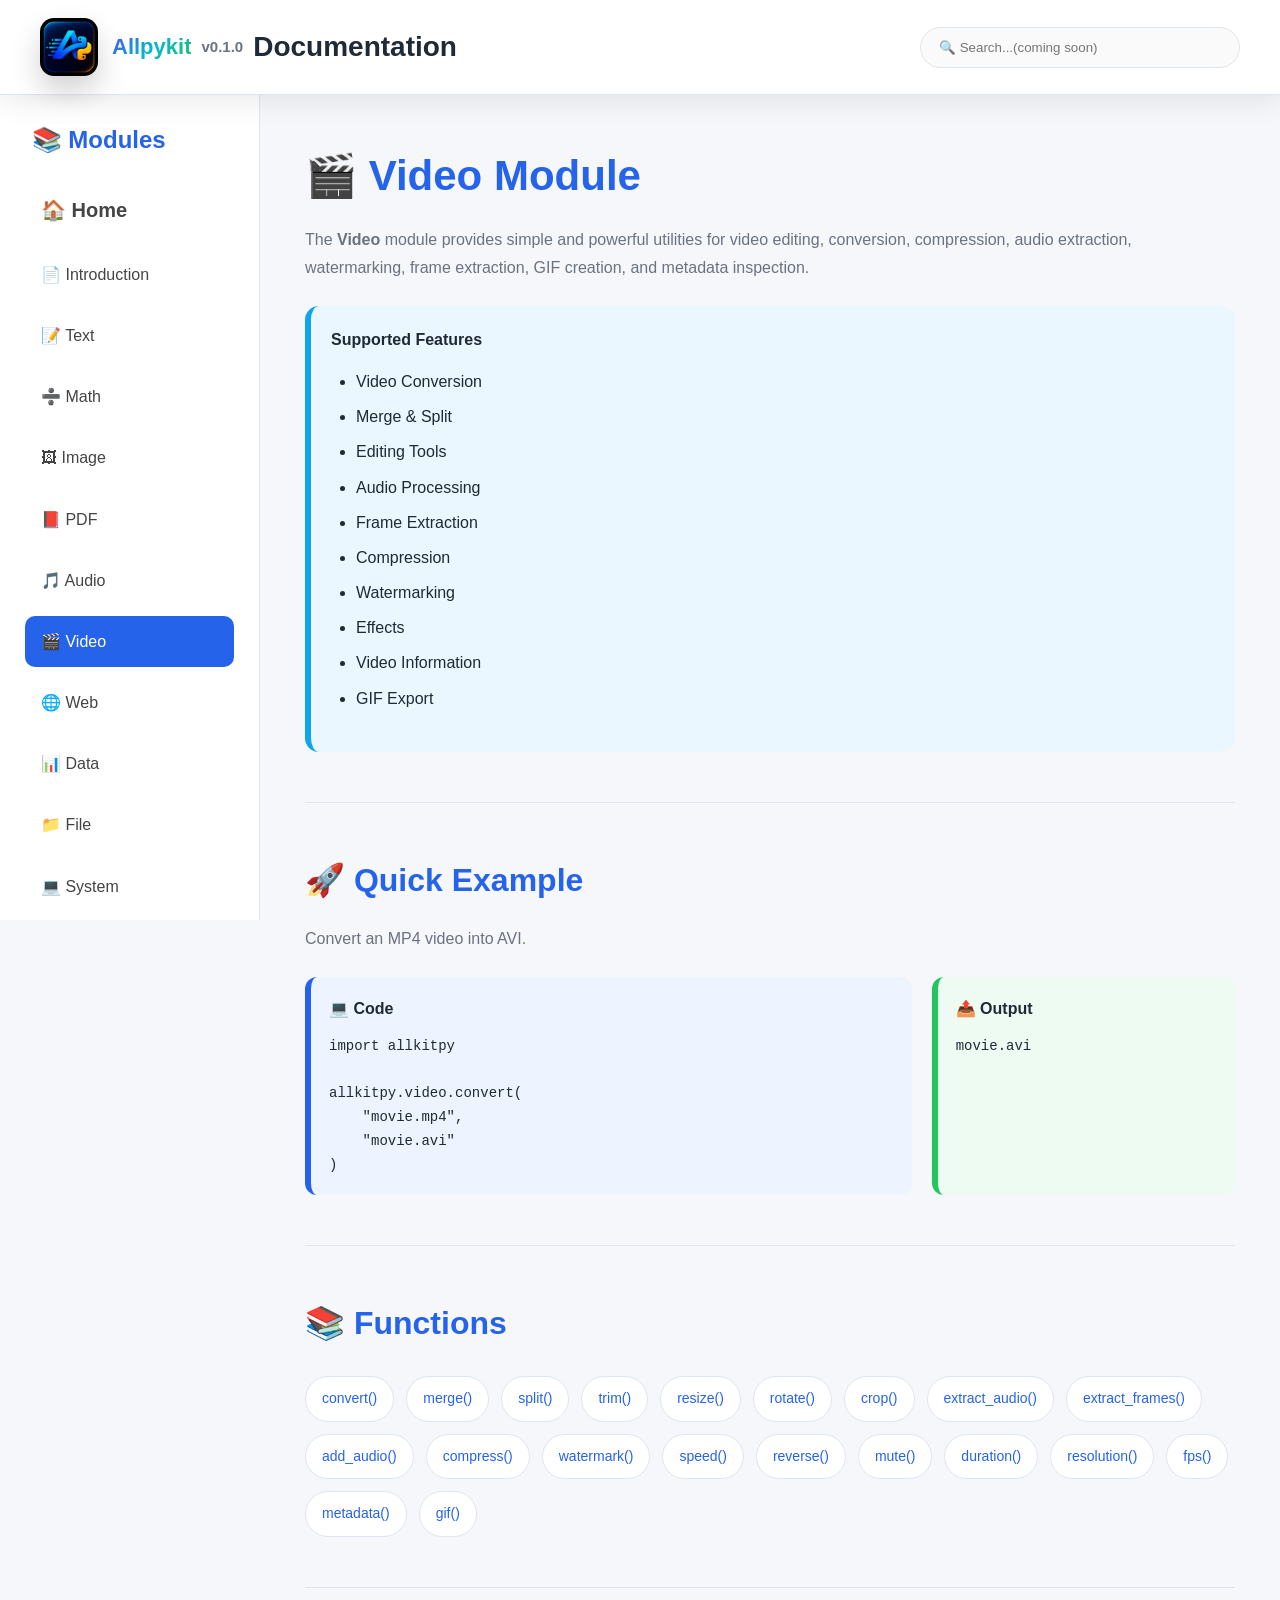
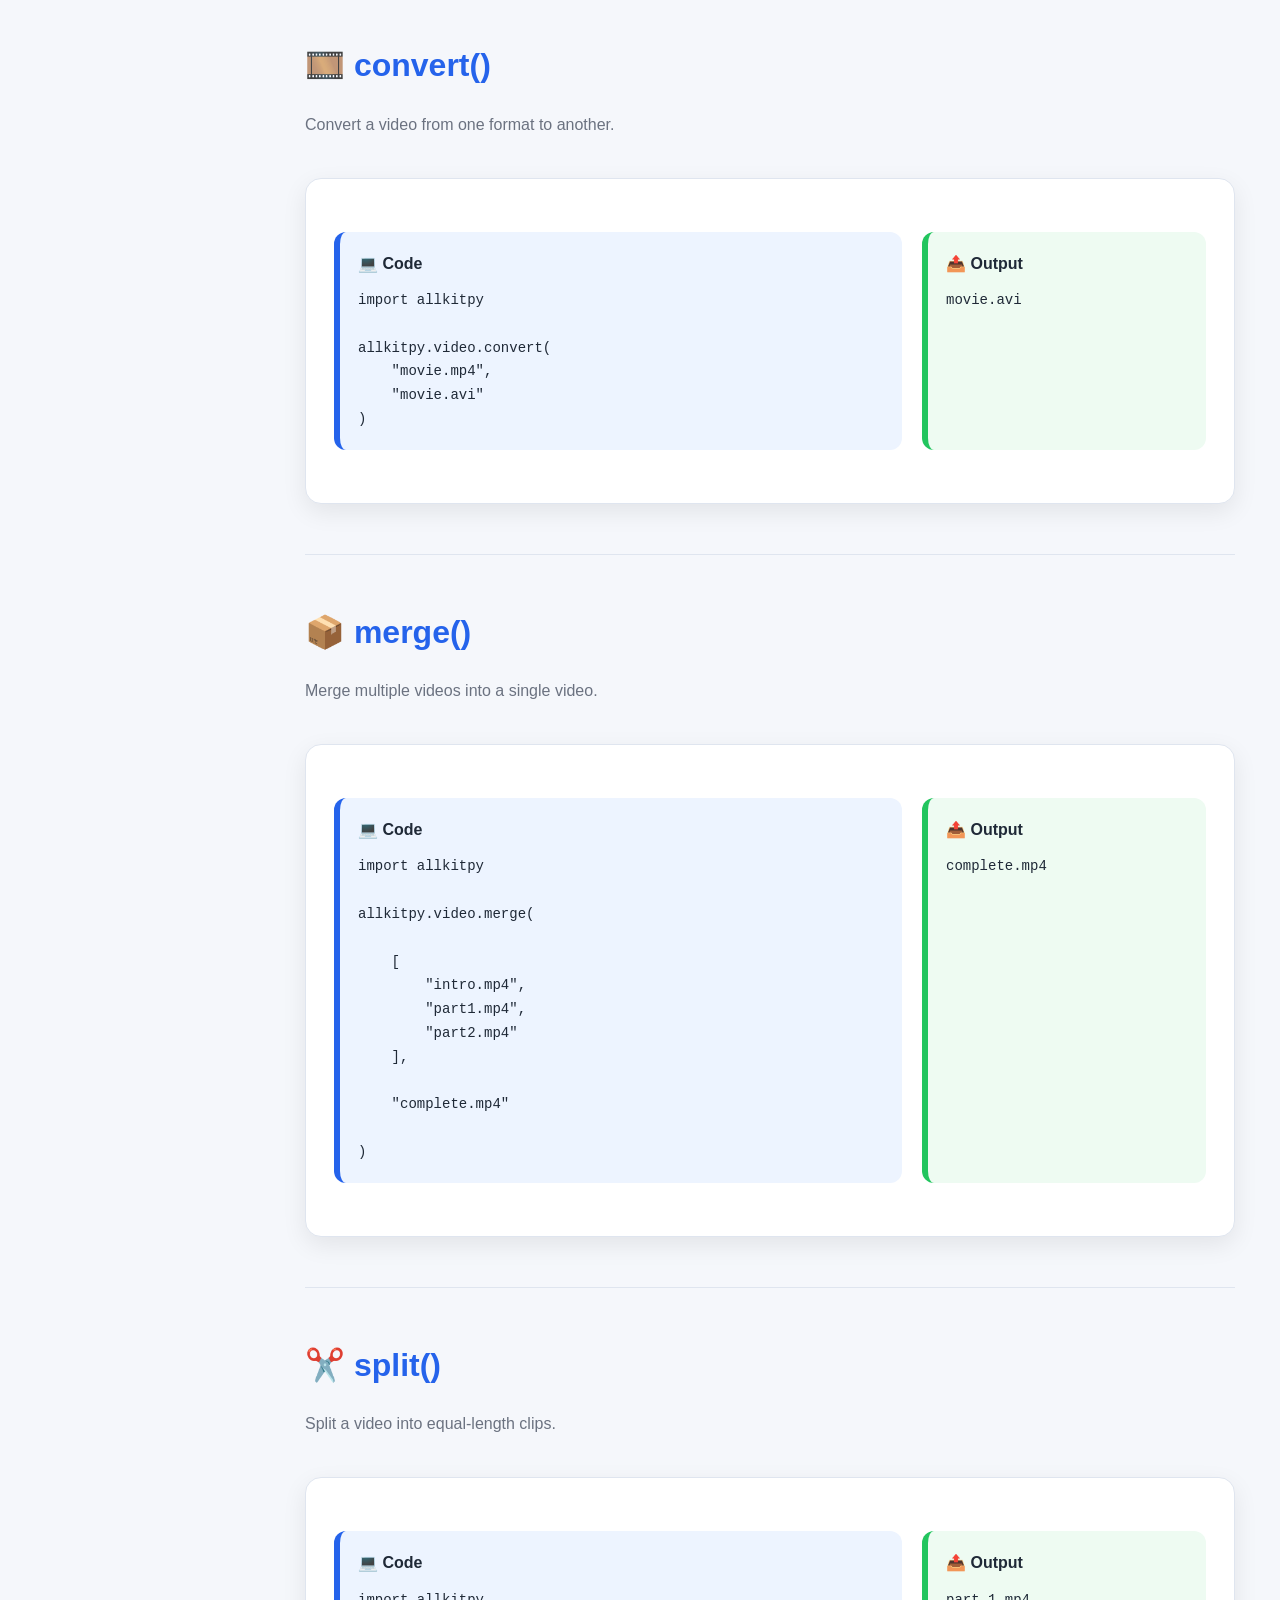
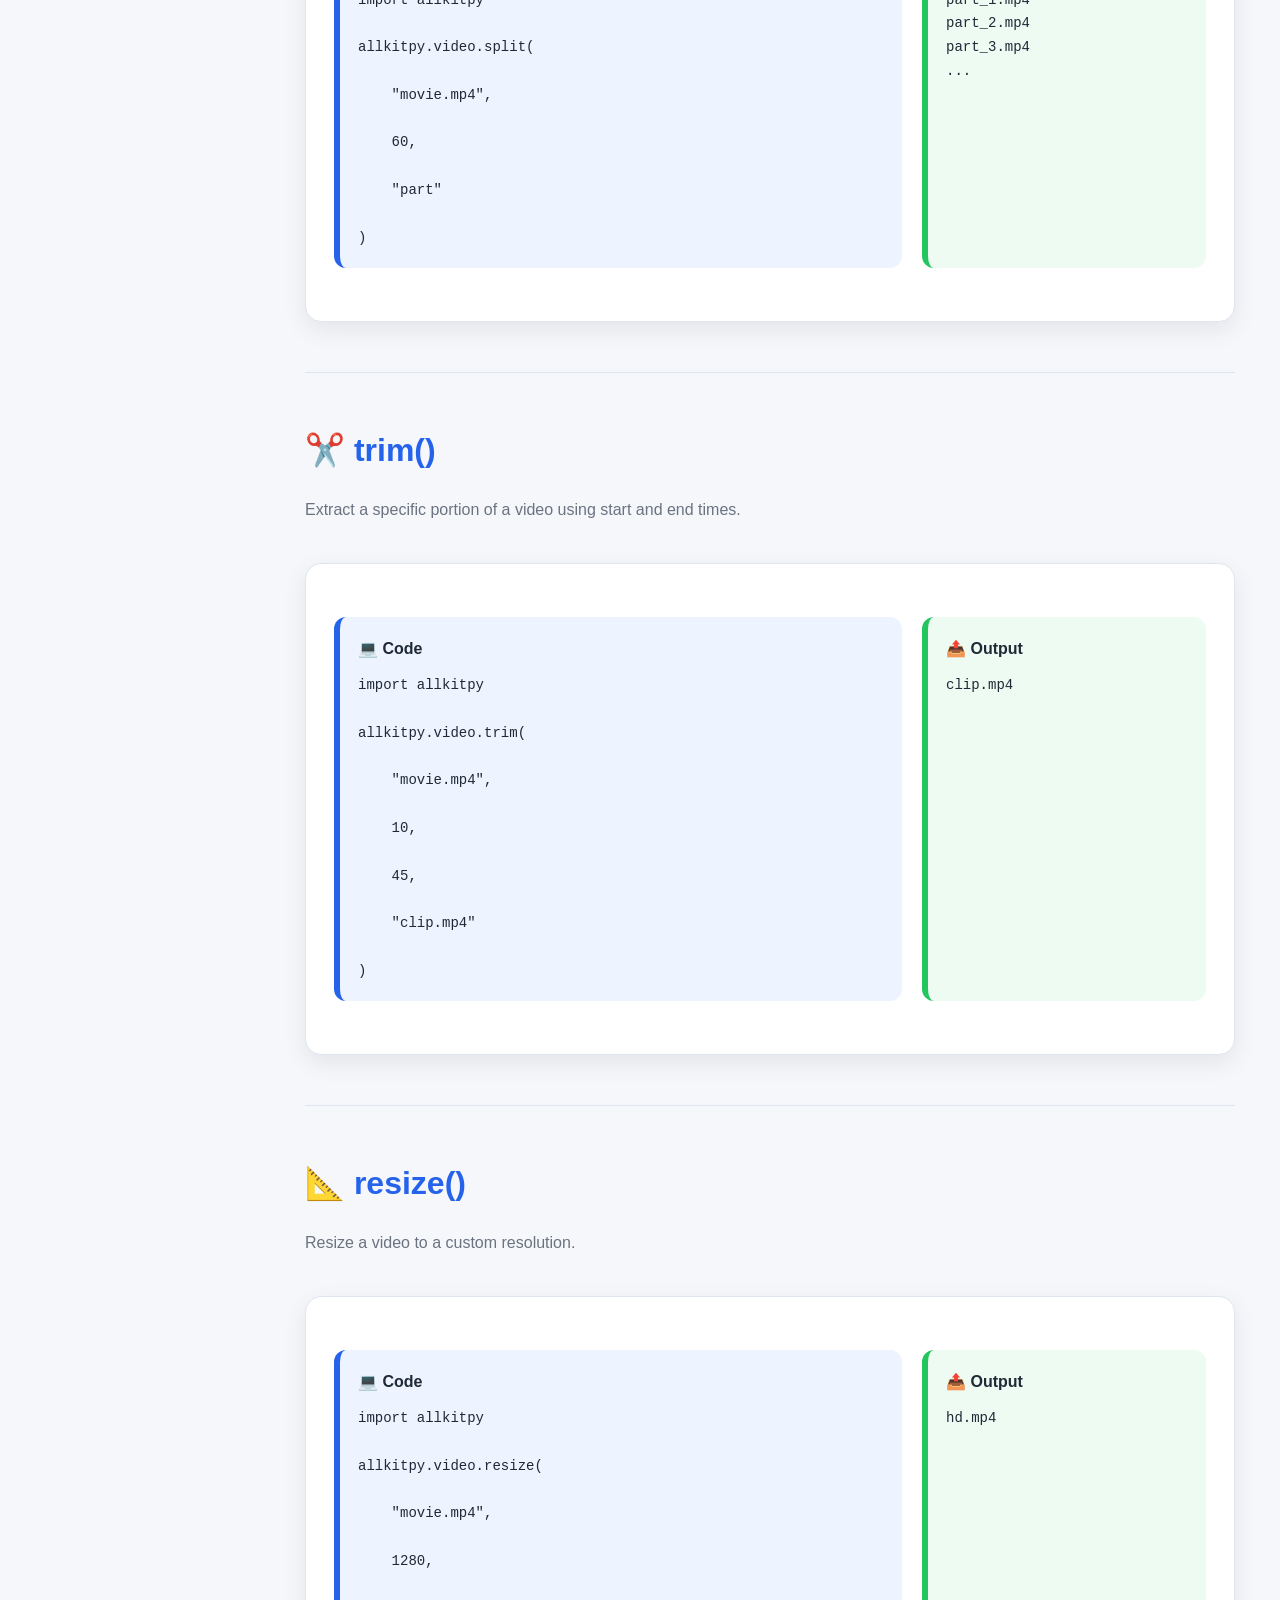
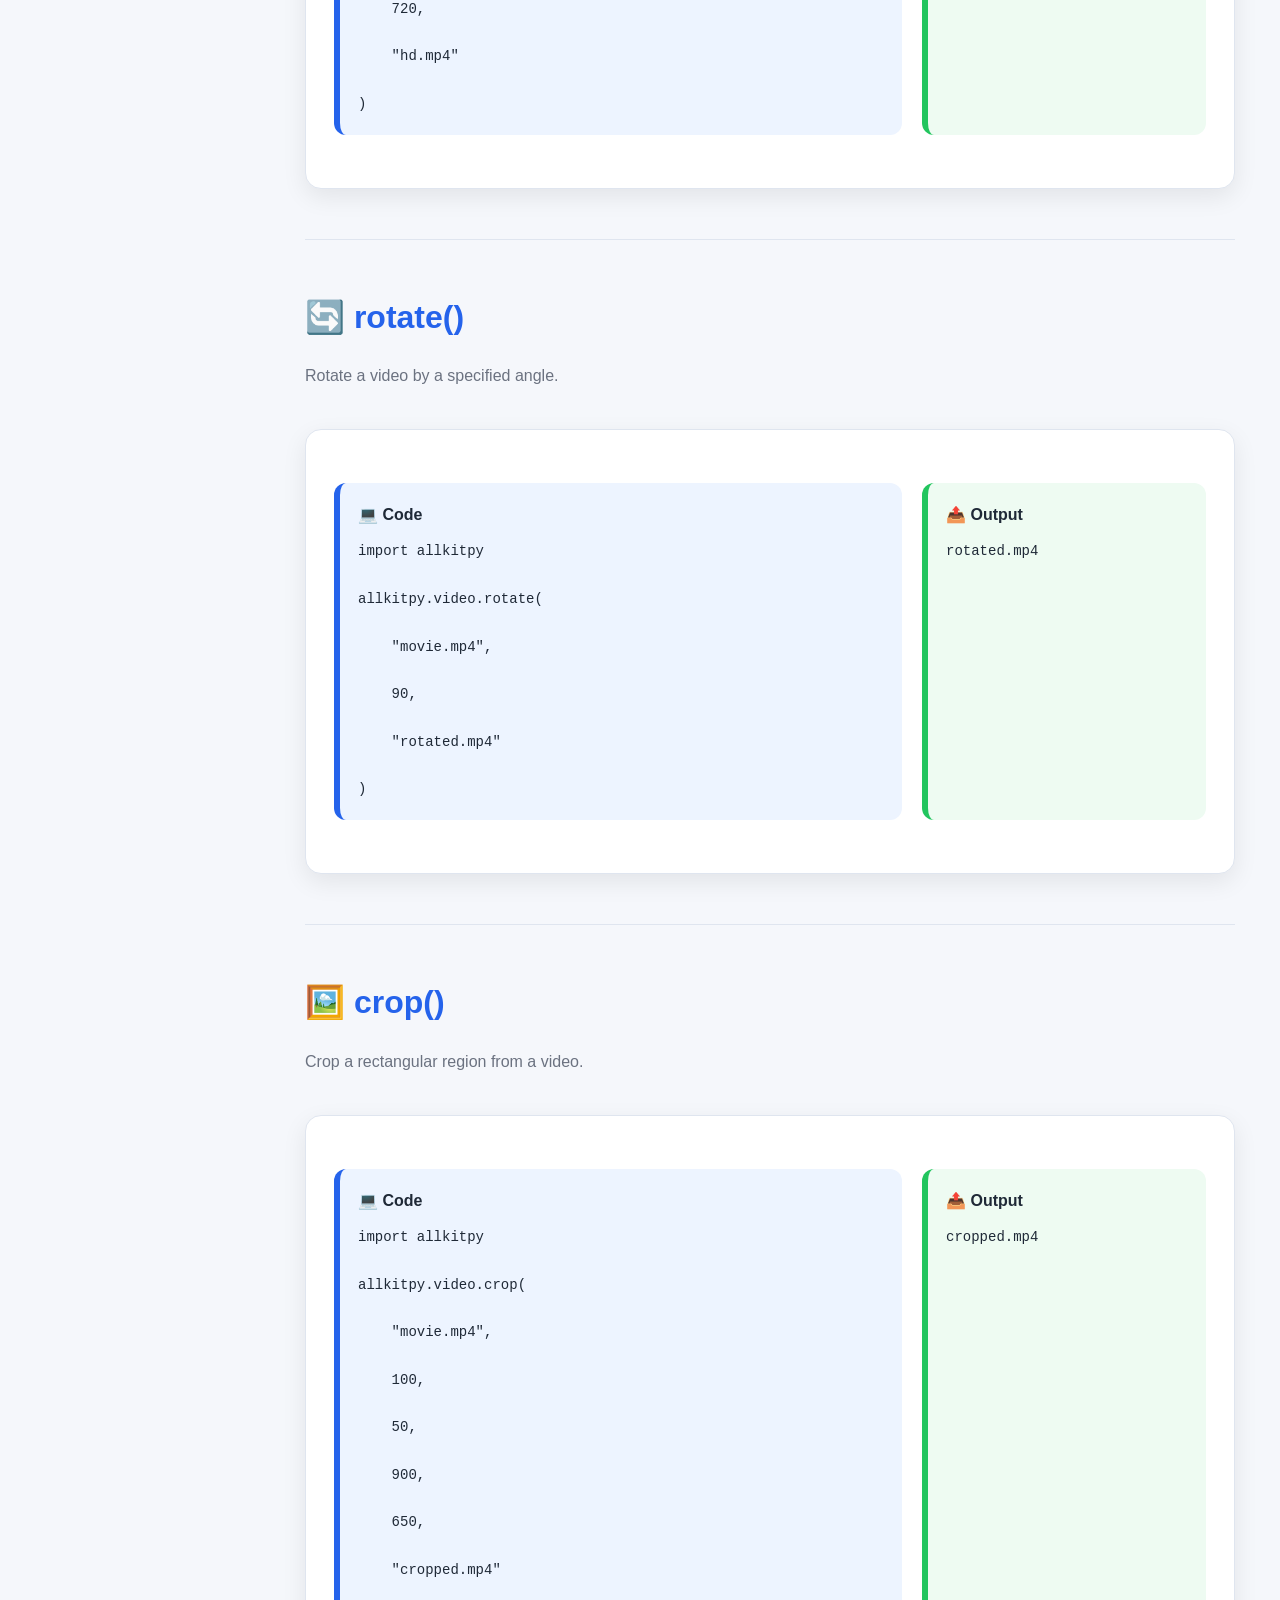
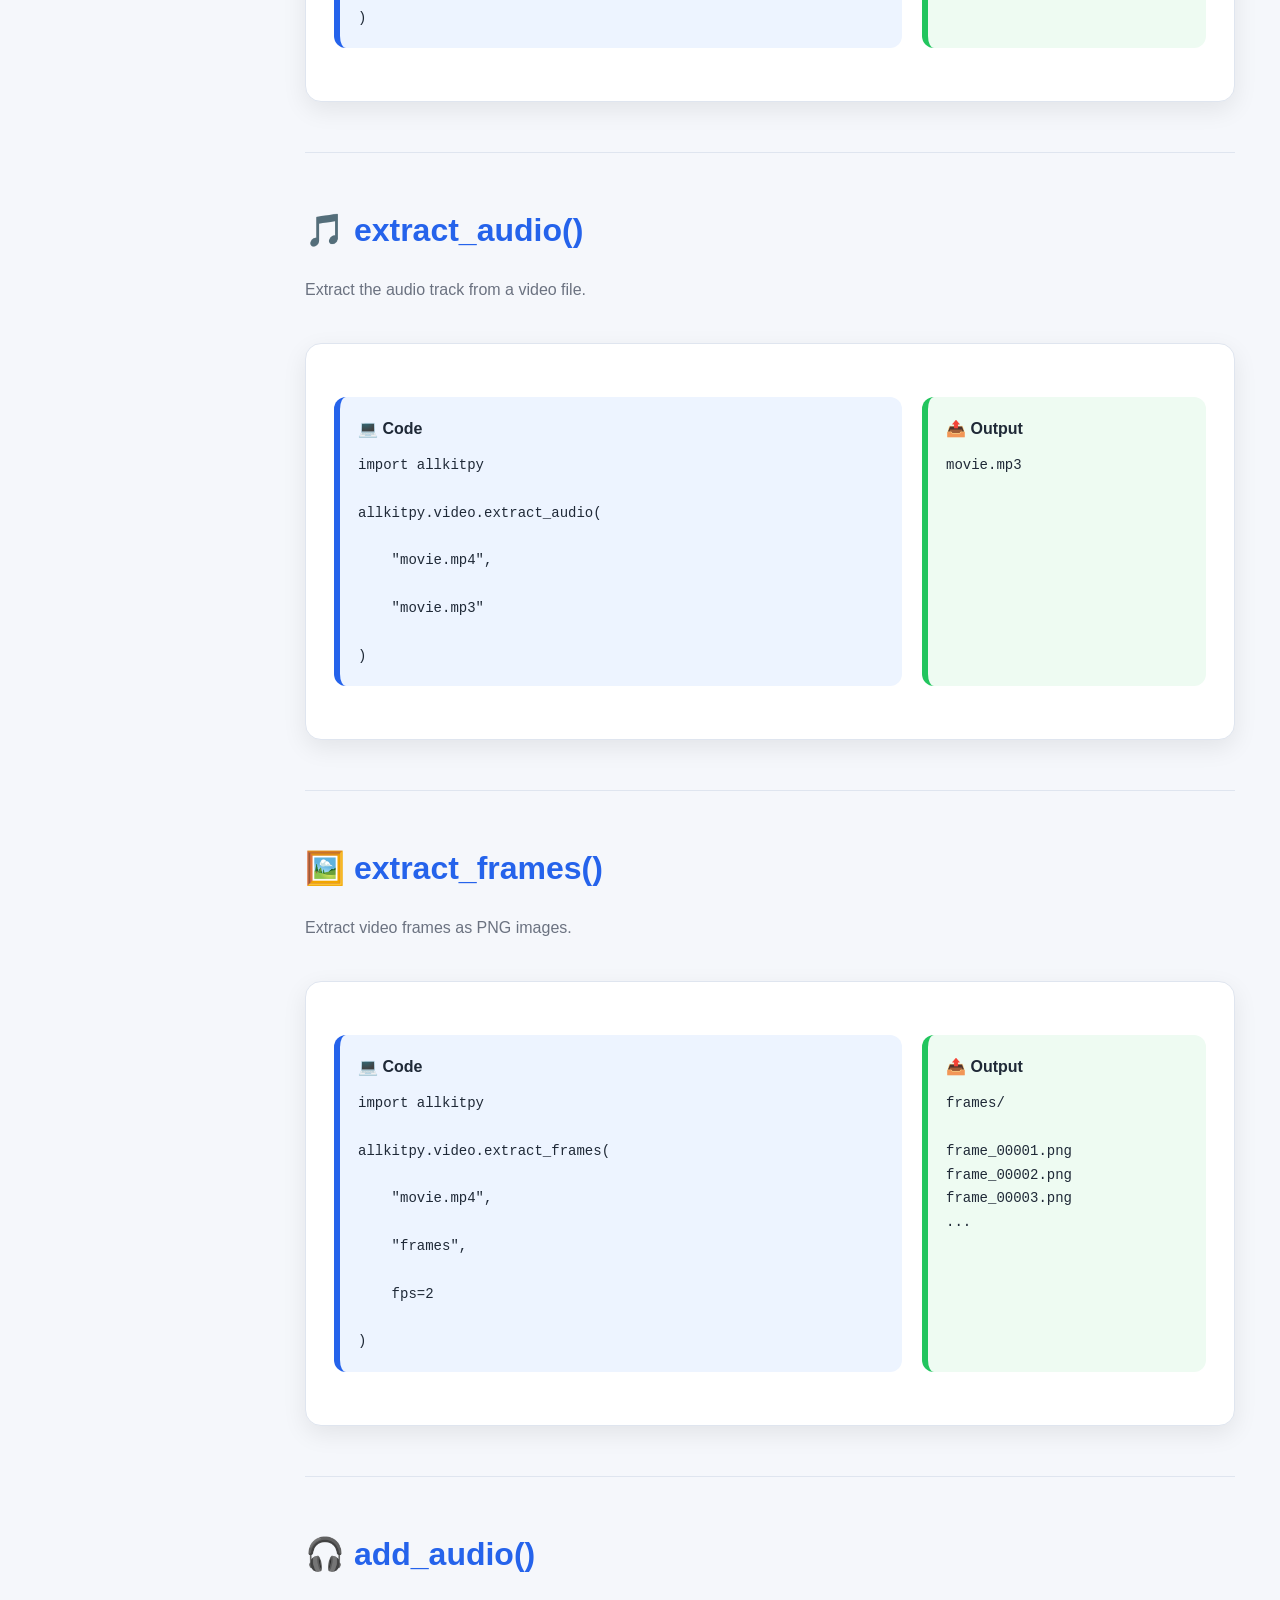
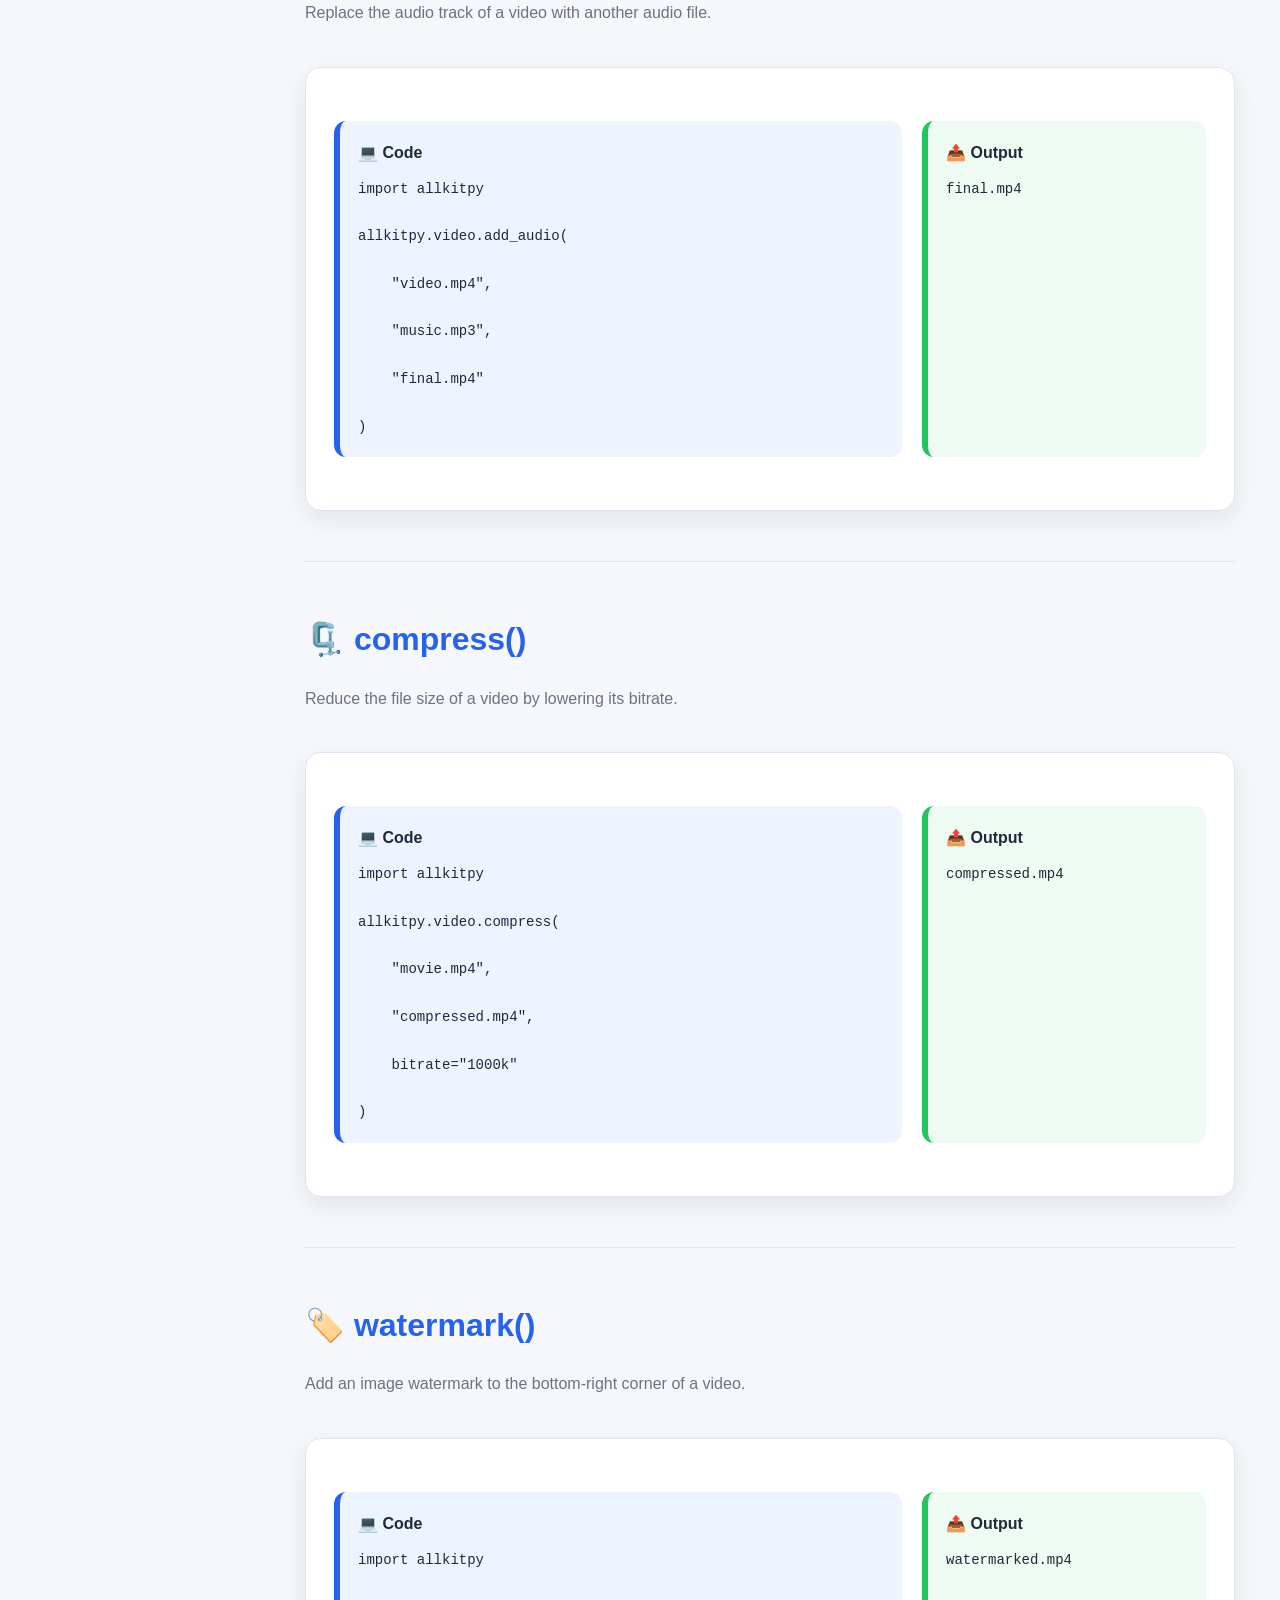
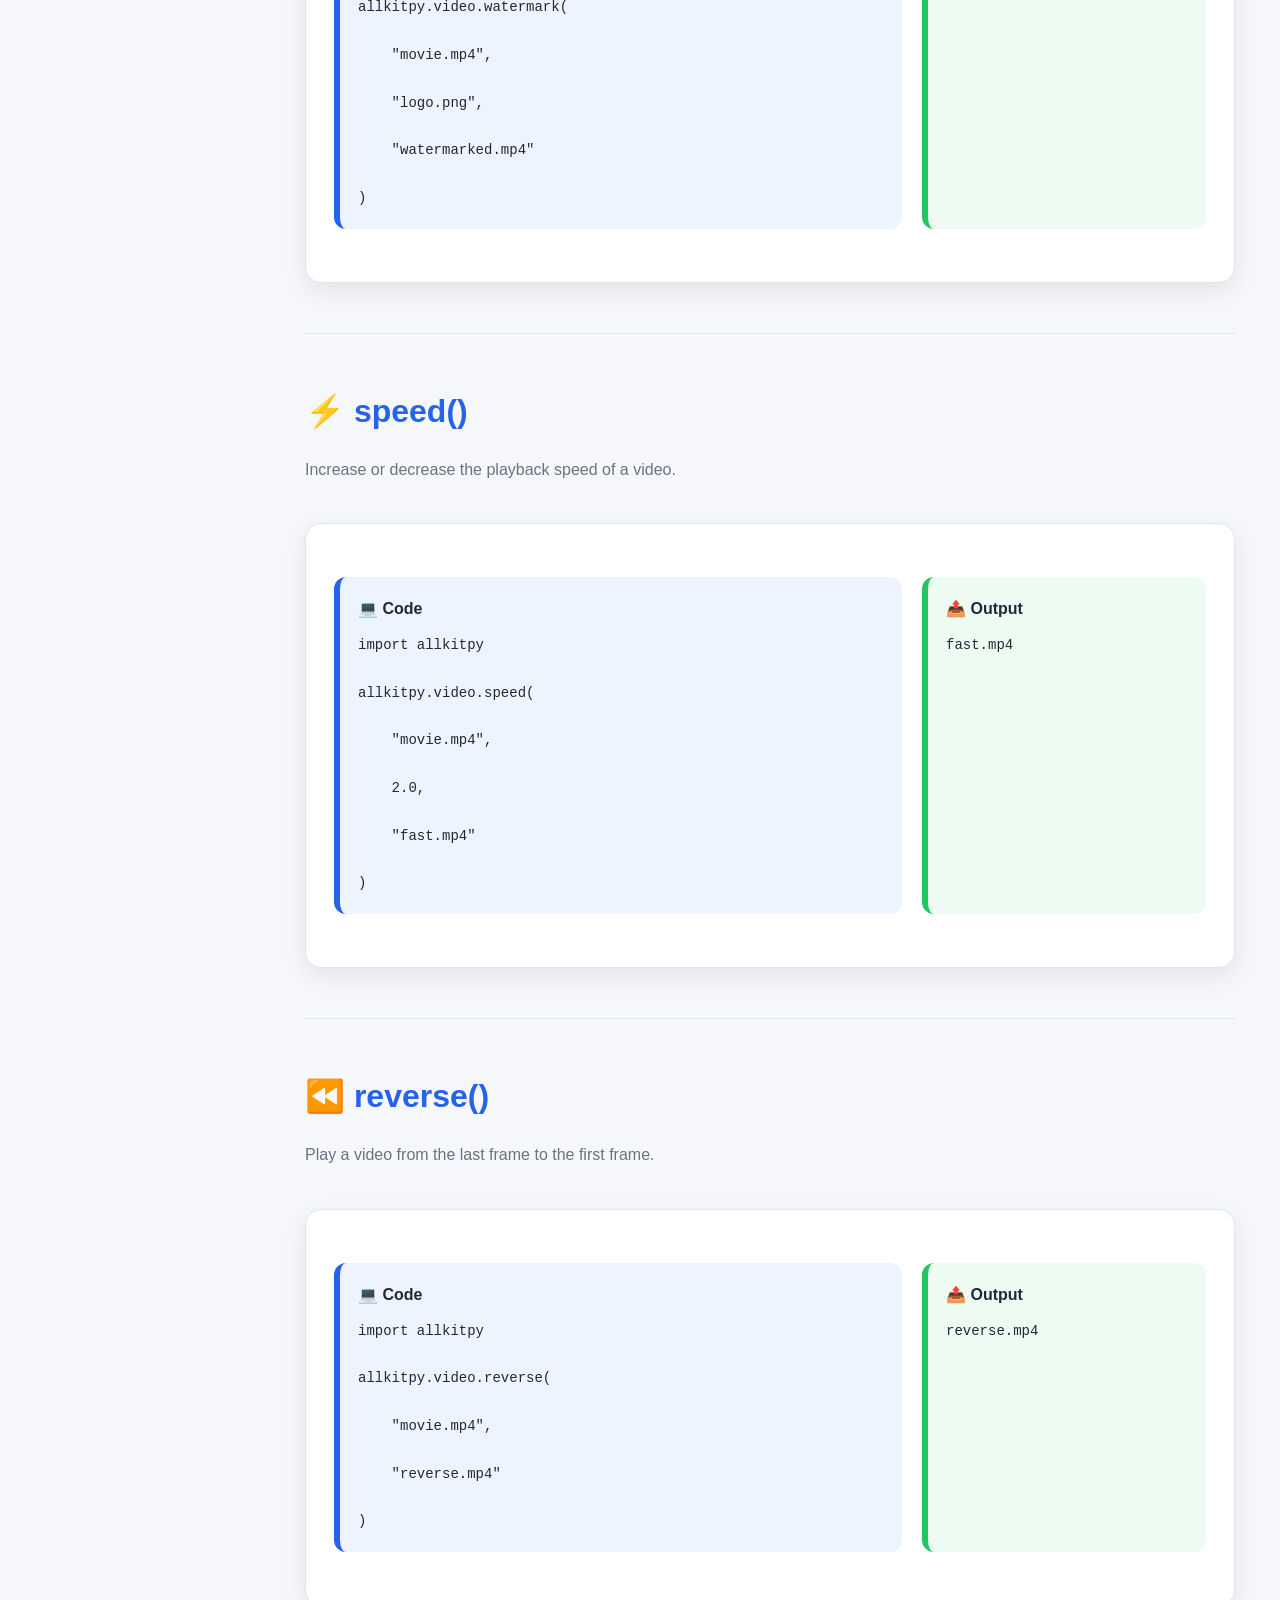
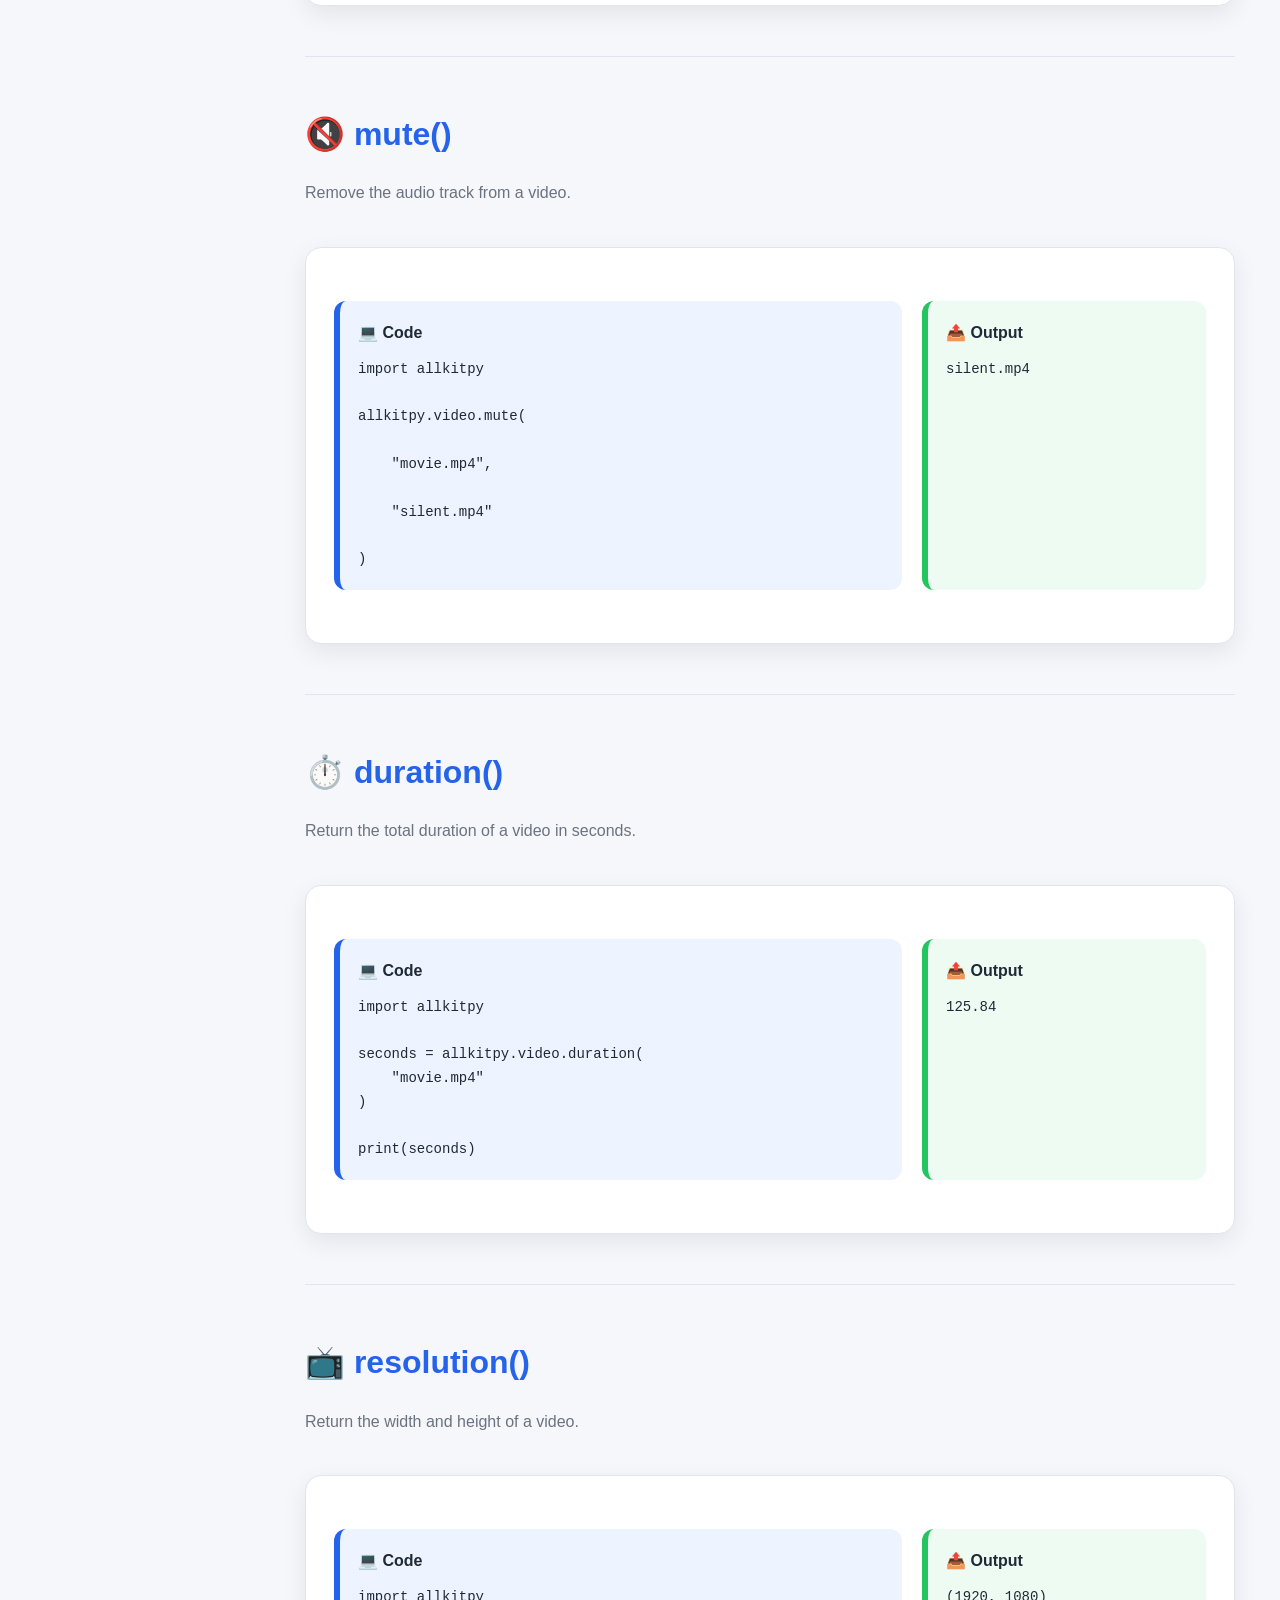
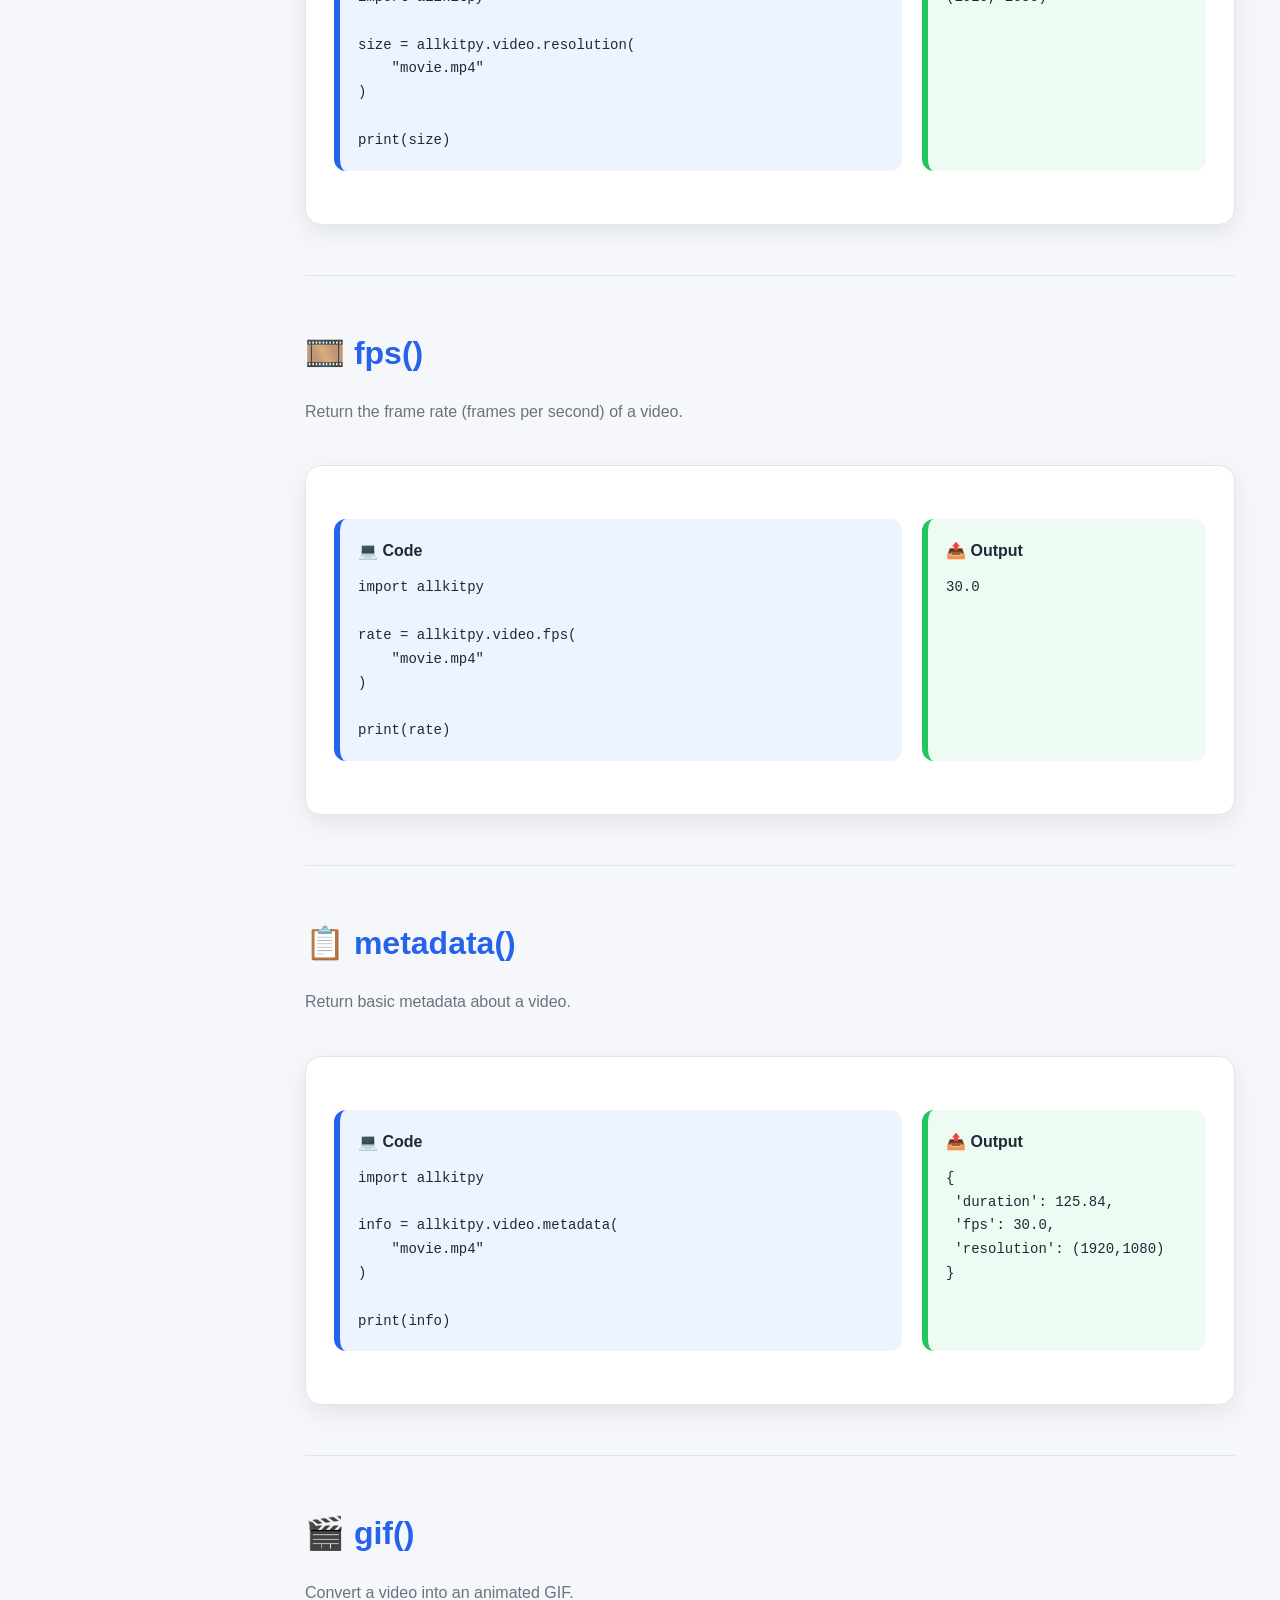
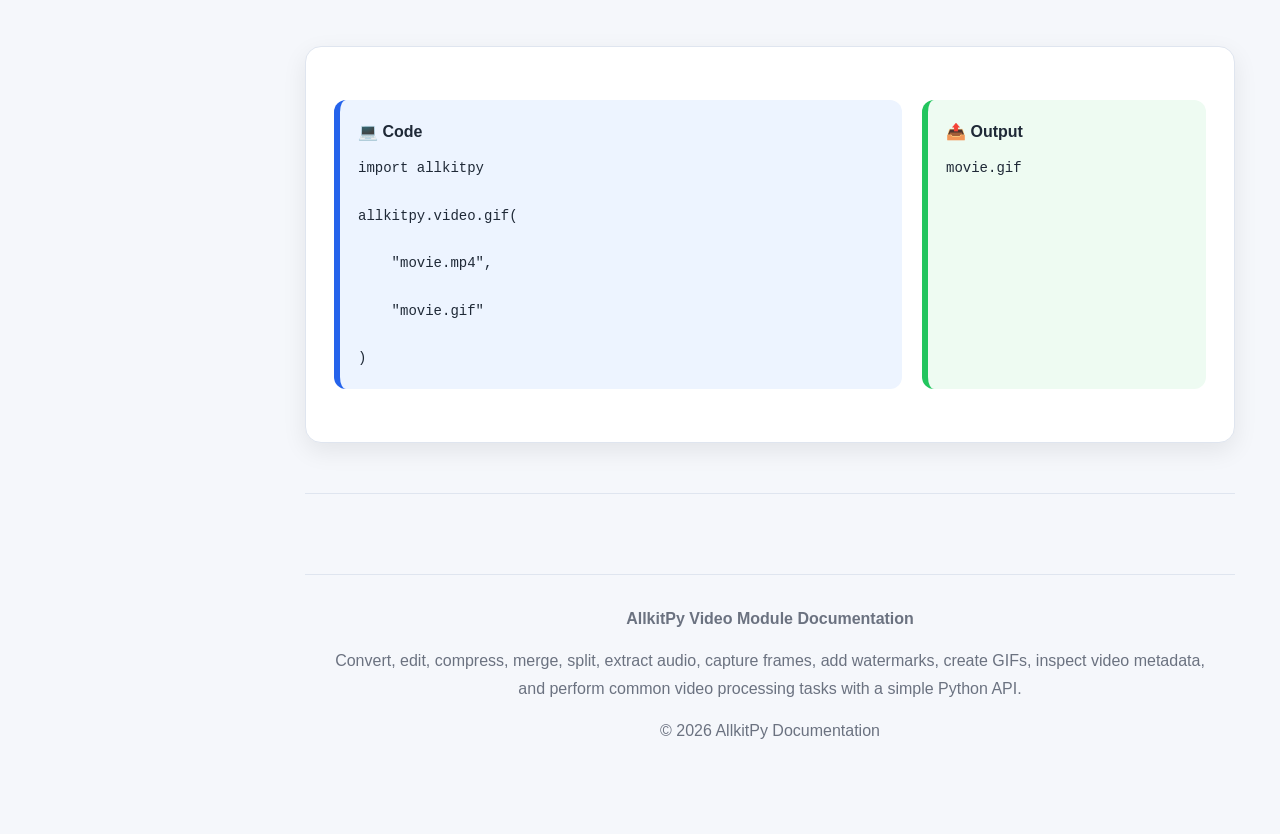
<file: video.html>
<!DOCTYPE html>
<html lang="en">

<head>
    <meta charset="UTF-8">
    <meta name="viewport" content="width=device-width, initial-scale=1.0">
    <title>Text Module | AllkitPy</title>

    <link rel="stylesheet" href="modules.css">
        <link rel="stylesheet" href="image.css">

</head>

<body>

<!--==========================================================
TOP BAR
===========================================================-->
<header class="topbar">
        <div class="logo">
            <a class="brand" href="#">
            <img src="images/icon.png" alt="Allpykit">
            <span>Allpykit</span>
            </a>
              <!-- Allkit<span>Py</span> -->
            <small>v0.1.0</small>Documentation
        </div>
        <div class="search">
            <input type="search" placeholder="🔍 Search...(coming soon)">
        </div>
    </header>

<!--==========================================================
LAYOUT
===========================================================-->

<div class="container">

<!--==========================================================
SIDEBAR
===========================================================-->

<aside class="sidebar">

    <h2>&nbsp;📚 Modules</h2>


    <nav>
        <a href="index.html" style="font-size: 20px;"><b>🏠 Home</b></a>

        <a href="examples.html">📄 Introduction</a>
        <a href="text.html">📝 Text</a>
        <a href="math.html">➗ Math</a>
        <a href="image.html">🖼 Image</a>
        <a href="pdf.html">📕 PDF</a>
        <a href="audio.html">🎵 Audio</a>
        <a class="active" href="video.html">🎬 Video</a>
        <a href="web.html">🌐 Web</a>
        <a href="data.html">📊 Data</a>
        <a href="file.html">📁 File</a>
        <a href="system.html">💻 System</a>
        <a href="ai.html">🤖 AI</a>
    </nav>

</aside>

<!--==========================================================
CONTENT
===========================================================-->

<main class="content">

<h1>🎬 Video Module</h1>

<p>

The <b>Video</b> module provides simple and powerful
utilities for video editing, conversion, compression,
audio extraction, watermarking, frame extraction,
GIF creation, and metadata inspection.

</p>

<div class="info-box">

<b>Supported Features</b>

<ul>

<li>Video Conversion</li>

<li>Merge & Split</li>

<li>Editing Tools</li>

<li>Audio Processing</li>

<li>Frame Extraction</li>

<li>Compression</li>

<li>Watermarking</li>

<li>Effects</li>

<li>Video Information</li>

<li>GIF Export</li>

</ul>

</div>

<hr class="divider">

<!--==========================================================
QUICK EXAMPLE
===========================================================-->

<h2 class="section-title">

🚀 Quick Example

</h2>

<p>

Convert an MP4 video into AVI.

</p>

<div class="example-grid">

<div class="code-box">

<h4>💻 Code</h4>

<pre><code>import allkitpy

allkitpy.video.convert(
    "movie.mp4",
    "movie.avi"
)</code></pre>

</div>

<div class="output-box">

<h4>📤 Output</h4>

<pre><code>movie.avi</code></pre>

</div>

</div>

<hr class="divider">

<!--==========================================================
FUNCTION NAVIGATION
===========================================================-->

<h2 class="section-title">

📚 Functions

</h2>

<div class="function-nav">

<a href="#convert">convert()</a>

<a href="#merge">merge()</a>

<a href="#split">split()</a>

<a href="#trim">trim()</a>

<a href="#resize">resize()</a>

<a href="#rotate">rotate()</a>

<a href="#crop">crop()</a>

<a href="#extract_audio">extract_audio()</a>

<a href="#extract_frames">extract_frames()</a>

<a href="#add_audio">add_audio()</a>

<a href="#compress">compress()</a>

<a href="#watermark">watermark()</a>

<a href="#speed">speed()</a>

<a href="#reverse">reverse()</a>

<a href="#mute">mute()</a>

<a href="#duration">duration()</a>

<a href="#resolution">resolution()</a>

<a href="#fps">fps()</a>

<a href="#metadata">metadata()</a>

<a href="#gif">gif()</a>

</div>

<hr class="divider">

<!--==========================================================
PART 2 STARTS HERE
(convert, merge, split)
===========================================================-->
<!--==========================================================
CONVERT
===========================================================-->

<h2 class="section-title" id="convert">

🎞️ convert()

</h2>

<p>

Convert a video from one format to another.

</p>

<div class="function-card">

<div class="example-grid">

<div class="code-box">

<h4>💻 Code</h4>

<pre><code>import allkitpy

allkitpy.video.convert(
    "movie.mp4",
    "movie.avi"
)</code></pre>

</div>

<div class="output-box">

<h4>📤 Output</h4>

<pre><code>movie.avi</code></pre>

</div>

</div>

</div>

<hr class="divider">

<!--==========================================================
MERGE
===========================================================-->

<h2 class="section-title" id="merge">

📦 merge()

</h2>

<p>

Merge multiple videos into a single video.

</p>

<div class="function-card">

<div class="example-grid">

<div class="code-box">

<h4>💻 Code</h4>

<pre><code>import allkitpy

allkitpy.video.merge(

    [
        "intro.mp4",
        "part1.mp4",
        "part2.mp4"
    ],

    "complete.mp4"

)</code></pre>

</div>

<div class="output-box">

<h4>📤 Output</h4>

<pre><code>complete.mp4</code></pre>

</div>

</div>

</div>

<hr class="divider">

<!--==========================================================
SPLIT
===========================================================-->

<h2 class="section-title" id="split">

✂️ split()

</h2>

<p>

Split a video into equal-length clips.

</p>

<div class="function-card">

<div class="example-grid">

<div class="code-box">

<h4>💻 Code</h4>

<pre><code>import allkitpy

allkitpy.video.split(

    "movie.mp4",

    60,

    "part"

)</code></pre>

</div>

<div class="output-box">

<h4>📤 Output</h4>

<pre><code>part_1.mp4
part_2.mp4
part_3.mp4
...</code></pre>

</div>

</div>

</div>

<hr class="divider">

<!--==========================================================
PART 3 STARTS HERE
(trim, resize, rotate, crop)
===========================================================-->
<!--==========================================================
TRIM
===========================================================-->

<h2 class="section-title" id="trim">

✂️ trim()

</h2>

<p>

Extract a specific portion of a video using start and end times.

</p>

<div class="function-card">

<div class="example-grid">

<div class="code-box">

<h4>💻 Code</h4>

<pre><code>import allkitpy

allkitpy.video.trim(

    "movie.mp4",

    10,

    45,

    "clip.mp4"

)</code></pre>

</div>

<div class="output-box">

<h4>📤 Output</h4>

<pre><code>clip.mp4</code></pre>

</div>

</div>

</div>

<hr class="divider">

<!--==========================================================
RESIZE
===========================================================-->

<h2 class="section-title" id="resize">

📐 resize()

</h2>

<p>

Resize a video to a custom resolution.

</p>

<div class="function-card">

<div class="example-grid">

<div class="code-box">

<h4>💻 Code</h4>

<pre><code>import allkitpy

allkitpy.video.resize(

    "movie.mp4",

    1280,

    720,

    "hd.mp4"

)</code></pre>

</div>

<div class="output-box">

<h4>📤 Output</h4>

<pre><code>hd.mp4</code></pre>

</div>

</div>

</div>

<hr class="divider">

<!--==========================================================
ROTATE
===========================================================-->

<h2 class="section-title" id="rotate">

🔄 rotate()

</h2>

<p>

Rotate a video by a specified angle.

</p>

<div class="function-card">

<div class="example-grid">

<div class="code-box">

<h4>💻 Code</h4>

<pre><code>import allkitpy

allkitpy.video.rotate(

    "movie.mp4",

    90,

    "rotated.mp4"

)</code></pre>

</div>

<div class="output-box">

<h4>📤 Output</h4>

<pre><code>rotated.mp4</code></pre>

</div>

</div>

</div>

<hr class="divider">

<!--==========================================================
CROP
===========================================================-->

<h2 class="section-title" id="crop">

🖼️ crop()

</h2>

<p>

Crop a rectangular region from a video.

</p>

<div class="function-card">

<div class="example-grid">

<div class="code-box">

<h4>💻 Code</h4>

<pre><code>import allkitpy

allkitpy.video.crop(

    "movie.mp4",

    100,

    50,

    900,

    650,

    "cropped.mp4"

)</code></pre>

</div>

<div class="output-box">

<h4>📤 Output</h4>

<pre><code>cropped.mp4</code></pre>

</div>

</div>

</div>

<hr class="divider">

<!--==========================================================
PART 4 STARTS HERE
(extract_audio, extract_frames, add_audio)
===========================================================-->
<!--==========================================================
EXTRACT AUDIO
===========================================================-->

<h2 class="section-title" id="extract_audio">

🎵 extract_audio()

</h2>

<p>

Extract the audio track from a video file.

</p>

<div class="function-card">

<div class="example-grid">

<div class="code-box">

<h4>💻 Code</h4>

<pre><code>import allkitpy

allkitpy.video.extract_audio(

    "movie.mp4",

    "movie.mp3"

)</code></pre>

</div>

<div class="output-box">

<h4>📤 Output</h4>

<pre><code>movie.mp3</code></pre>

</div>

</div>

</div>

<hr class="divider">

<!--==========================================================
EXTRACT FRAMES
===========================================================-->

<h2 class="section-title" id="extract_frames">

🖼️ extract_frames()

</h2>

<p>

Extract video frames as PNG images.

</p>

<div class="function-card">

<div class="example-grid">

<div class="code-box">

<h4>💻 Code</h4>

<pre><code>import allkitpy

allkitpy.video.extract_frames(

    "movie.mp4",

    "frames",

    fps=2

)</code></pre>

</div>

<div class="output-box">

<h4>📤 Output</h4>

<pre><code>frames/

frame_00001.png
frame_00002.png
frame_00003.png
...</code></pre>

</div>

</div>

</div>

<hr class="divider">

<!--==========================================================
ADD AUDIO
===========================================================-->

<h2 class="section-title" id="add_audio">

🎧 add_audio()

</h2>

<p>

Replace the audio track of a video with another audio file.

</p>

<div class="function-card">

<div class="example-grid">

<div class="code-box">

<h4>💻 Code</h4>

<pre><code>import allkitpy

allkitpy.video.add_audio(

    "video.mp4",

    "music.mp3",

    "final.mp4"

)</code></pre>

</div>

<div class="output-box">

<h4>📤 Output</h4>

<pre><code>final.mp4</code></pre>

</div>

</div>

</div>

<hr class="divider">

<!--==========================================================
PART 5 STARTS HERE
(compress, watermark, speed,
reverse, mute)
===========================================================-->
<!--==========================================================
COMPRESS
===========================================================-->

<h2 class="section-title" id="compress">

🗜️ compress()

</h2>

<p>

Reduce the file size of a video by lowering its bitrate.

</p>

<div class="function-card">

<div class="example-grid">

<div class="code-box">

<h4>💻 Code</h4>

<pre><code>import allkitpy

allkitpy.video.compress(

    "movie.mp4",

    "compressed.mp4",

    bitrate="1000k"

)</code></pre>

</div>

<div class="output-box">

<h4>📤 Output</h4>

<pre><code>compressed.mp4</code></pre>

</div>

</div>

</div>

<hr class="divider">

<!--==========================================================
WATERMARK
===========================================================-->

<h2 class="section-title" id="watermark">

🏷️ watermark()

</h2>

<p>

Add an image watermark to the bottom-right corner of a video.

</p>

<div class="function-card">

<div class="example-grid">

<div class="code-box">

<h4>💻 Code</h4>

<pre><code>import allkitpy

allkitpy.video.watermark(

    "movie.mp4",

    "logo.png",

    "watermarked.mp4"

)</code></pre>

</div>

<div class="output-box">

<h4>📤 Output</h4>

<pre><code>watermarked.mp4</code></pre>

</div>

</div>

</div>

<hr class="divider">

<!--==========================================================
SPEED
===========================================================-->

<h2 class="section-title" id="speed">

⚡ speed()

</h2>

<p>

Increase or decrease the playback speed of a video.

</p>

<div class="function-card">

<div class="example-grid">

<div class="code-box">

<h4>💻 Code</h4>

<pre><code>import allkitpy

allkitpy.video.speed(

    "movie.mp4",

    2.0,

    "fast.mp4"

)</code></pre>

</div>

<div class="output-box">

<h4>📤 Output</h4>

<pre><code>fast.mp4</code></pre>

</div>

</div>

</div>

<hr class="divider">

<!--==========================================================
REVERSE
===========================================================-->

<h2 class="section-title" id="reverse">

⏪ reverse()

</h2>

<p>

Play a video from the last frame to the first frame.

</p>

<div class="function-card">

<div class="example-grid">

<div class="code-box">

<h4>💻 Code</h4>

<pre><code>import allkitpy

allkitpy.video.reverse(

    "movie.mp4",

    "reverse.mp4"

)</code></pre>

</div>

<div class="output-box">

<h4>📤 Output</h4>

<pre><code>reverse.mp4</code></pre>

</div>

</div>

</div>

<hr class="divider">

<!--==========================================================
MUTE
===========================================================-->

<h2 class="section-title" id="mute">

🔇 mute()

</h2>

<p>

Remove the audio track from a video.

</p>

<div class="function-card">

<div class="example-grid">

<div class="code-box">

<h4>💻 Code</h4>

<pre><code>import allkitpy

allkitpy.video.mute(

    "movie.mp4",

    "silent.mp4"

)</code></pre>

</div>

<div class="output-box">

<h4>📤 Output</h4>

<pre><code>silent.mp4</code></pre>

</div>

</div>

</div>

<hr class="divider">

<!--==========================================================
PART 6 STARTS HERE
(duration, resolution, fps,
metadata, gif, footer)
===========================================================-->
<!--==========================================================
DURATION
===========================================================-->

<h2 class="section-title" id="duration">

⏱️ duration()

</h2>

<p>

Return the total duration of a video in seconds.

</p>

<div class="function-card">

<div class="example-grid">

<div class="code-box">

<h4>💻 Code</h4>

<pre><code>import allkitpy

seconds = allkitpy.video.duration(
    "movie.mp4"
)

print(seconds)</code></pre>

</div>

<div class="output-box">

<h4>📤 Output</h4>

<pre><code>125.84</code></pre>

</div>

</div>

</div>

<hr class="divider">

<!--==========================================================
RESOLUTION
===========================================================-->

<h2 class="section-title" id="resolution">

📺 resolution()

</h2>

<p>

Return the width and height of a video.

</p>

<div class="function-card">

<div class="example-grid">

<div class="code-box">

<h4>💻 Code</h4>

<pre><code>import allkitpy

size = allkitpy.video.resolution(
    "movie.mp4"
)

print(size)</code></pre>

</div>

<div class="output-box">

<h4>📤 Output</h4>

<pre><code>(1920, 1080)</code></pre>

</div>

</div>

</div>

<hr class="divider">

<!--==========================================================
FPS
===========================================================-->

<h2 class="section-title" id="fps">

🎞️ fps()

</h2>

<p>

Return the frame rate (frames per second) of a video.

</p>

<div class="function-card">

<div class="example-grid">

<div class="code-box">

<h4>💻 Code</h4>

<pre><code>import allkitpy

rate = allkitpy.video.fps(
    "movie.mp4"
)

print(rate)</code></pre>

</div>

<div class="output-box">

<h4>📤 Output</h4>

<pre><code>30.0</code></pre>

</div>

</div>

</div>

<hr class="divider">

<!--==========================================================
METADATA
===========================================================-->

<h2 class="section-title" id="metadata">

📋 metadata()

</h2>

<p>

Return basic metadata about a video.

</p>

<div class="function-card">

<div class="example-grid">

<div class="code-box">

<h4>💻 Code</h4>

<pre><code>import allkitpy

info = allkitpy.video.metadata(
    "movie.mp4"
)

print(info)</code></pre>

</div>

<div class="output-box">

<h4>📤 Output</h4>

<pre><code>{
 'duration': 125.84,
 'fps': 30.0,
 'resolution': (1920,1080)
}</code></pre>

</div>

</div>

</div>

<hr class="divider">

<!--==========================================================
GIF
===========================================================-->

<h2 class="section-title" id="gif">

🎬 gif()

</h2>

<p>

Convert a video into an animated GIF.

</p>

<div class="function-card">

<div class="example-grid">

<div class="code-box">

<h4>💻 Code</h4>

<pre><code>import allkitpy

allkitpy.video.gif(

    "movie.mp4",

    "movie.gif"

)</code></pre>

</div>

<div class="output-box">

<h4>📤 Output</h4>

<pre><code>movie.gif</code></pre>

</div>

</div>

</div>

<hr class="divider">

<!--==========================================================
FOOTER
===========================================================-->

<footer class="footer">

<p>

<strong>AllkitPy Video Module Documentation</strong>

</p>

<p>

Convert, edit, compress, merge, split, extract audio,
capture frames, add watermarks, create GIFs, inspect
video metadata, and perform common video processing
tasks with a simple Python API.

</p>

<p>

© 2026 AllkitPy Documentation

</p>

</footer>

</main>

</div>

</body>

</html>
</file>
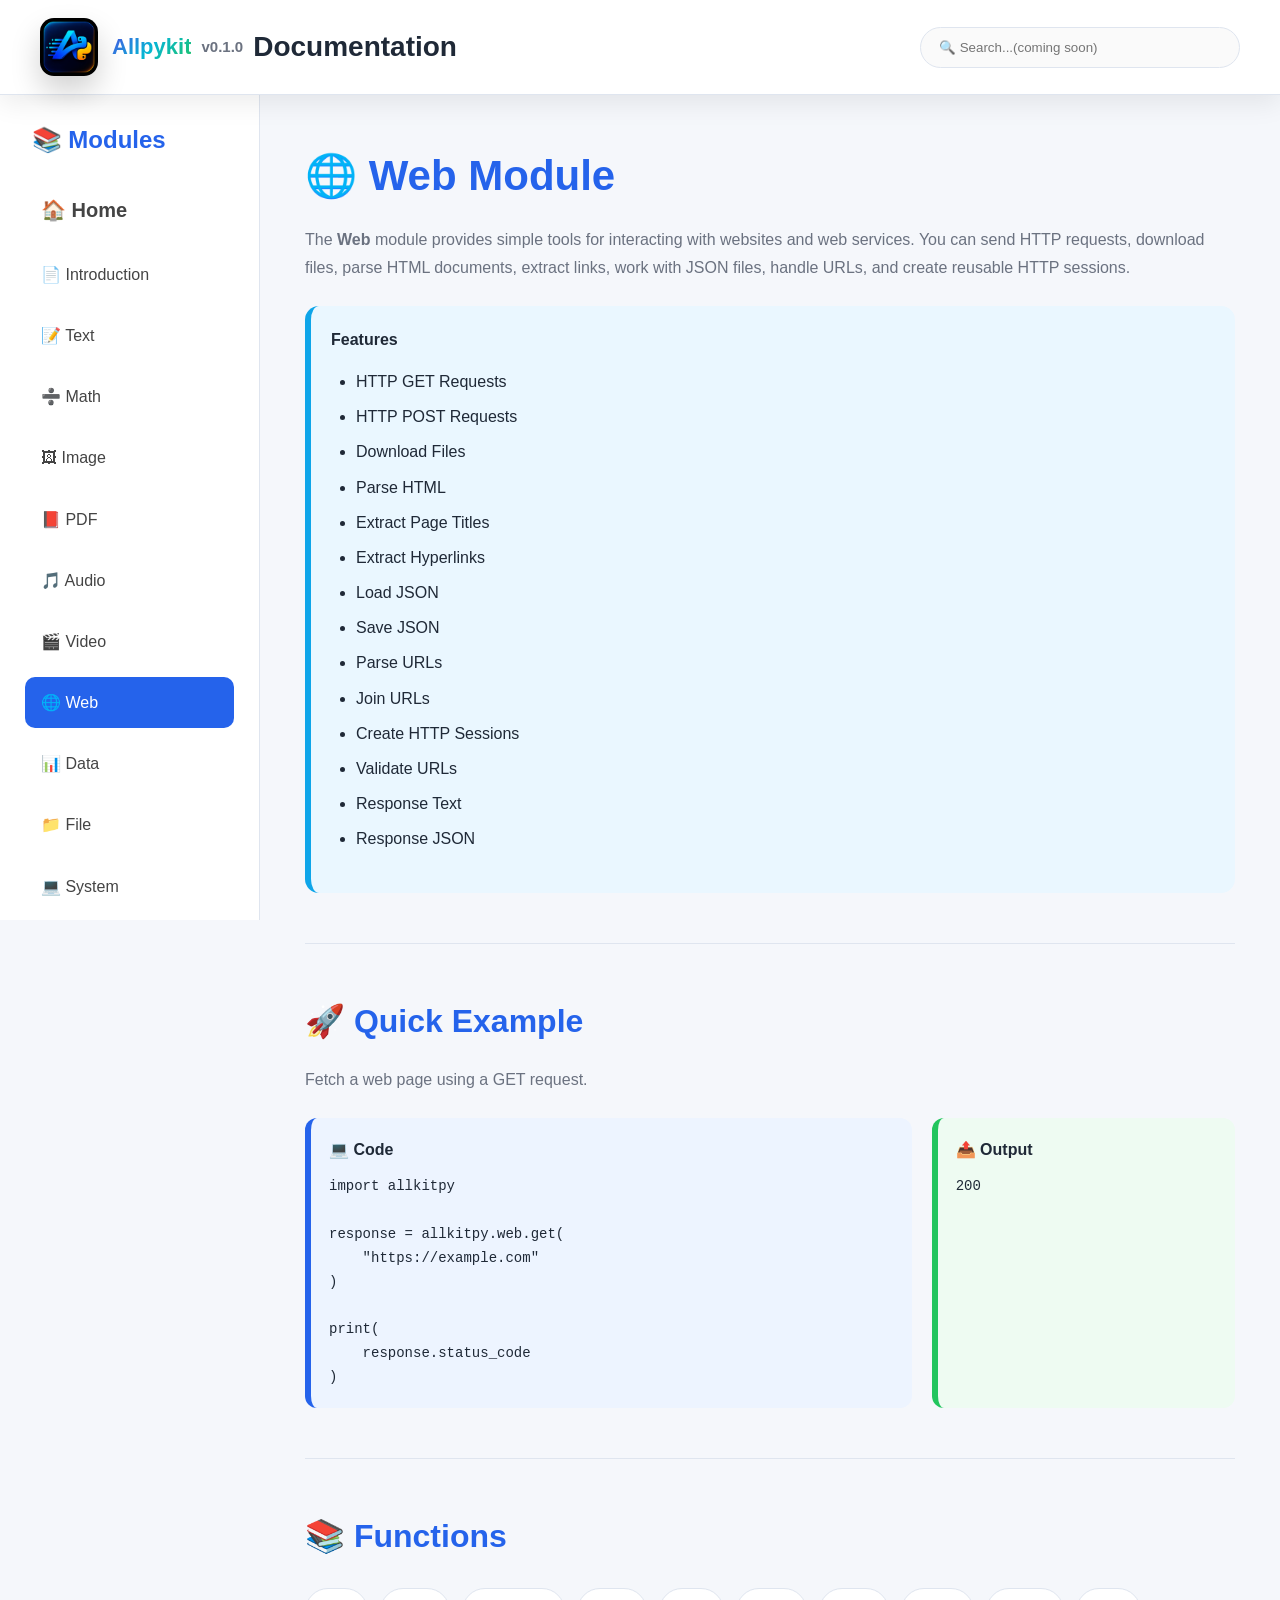
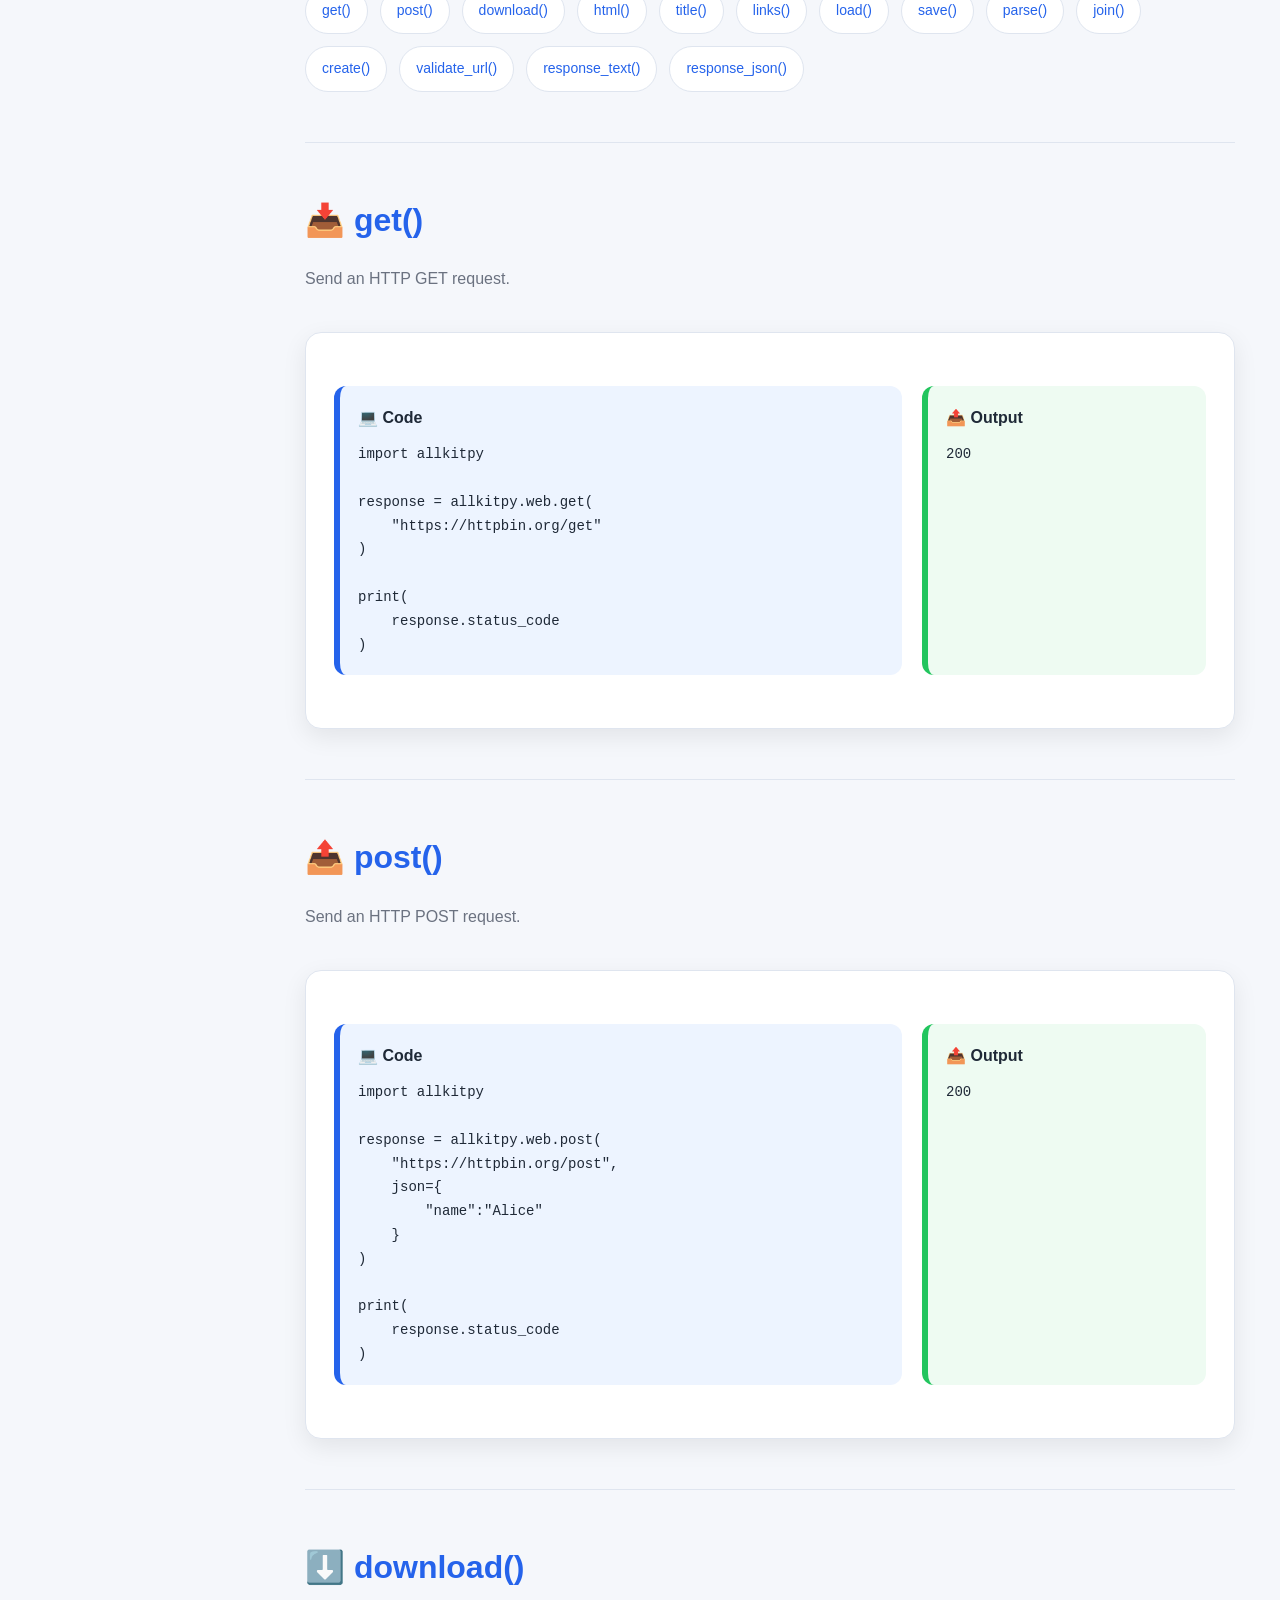
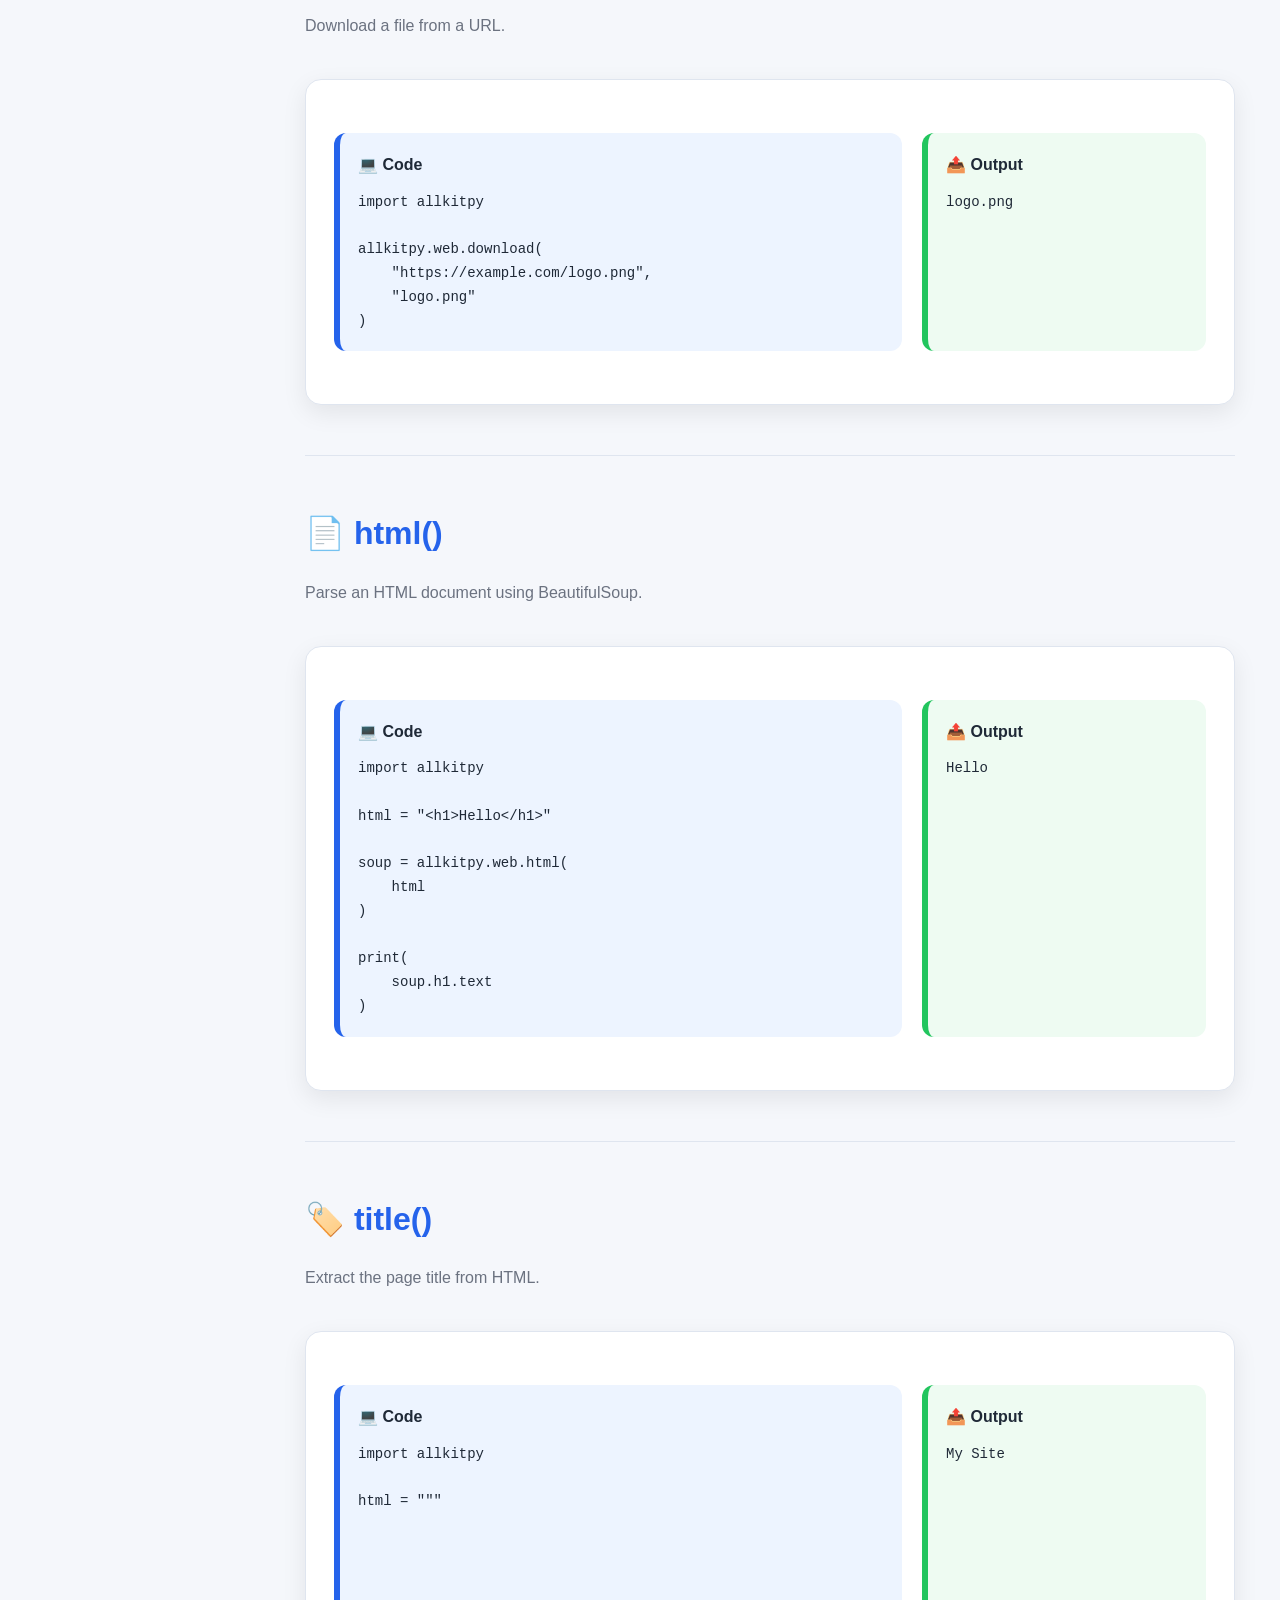
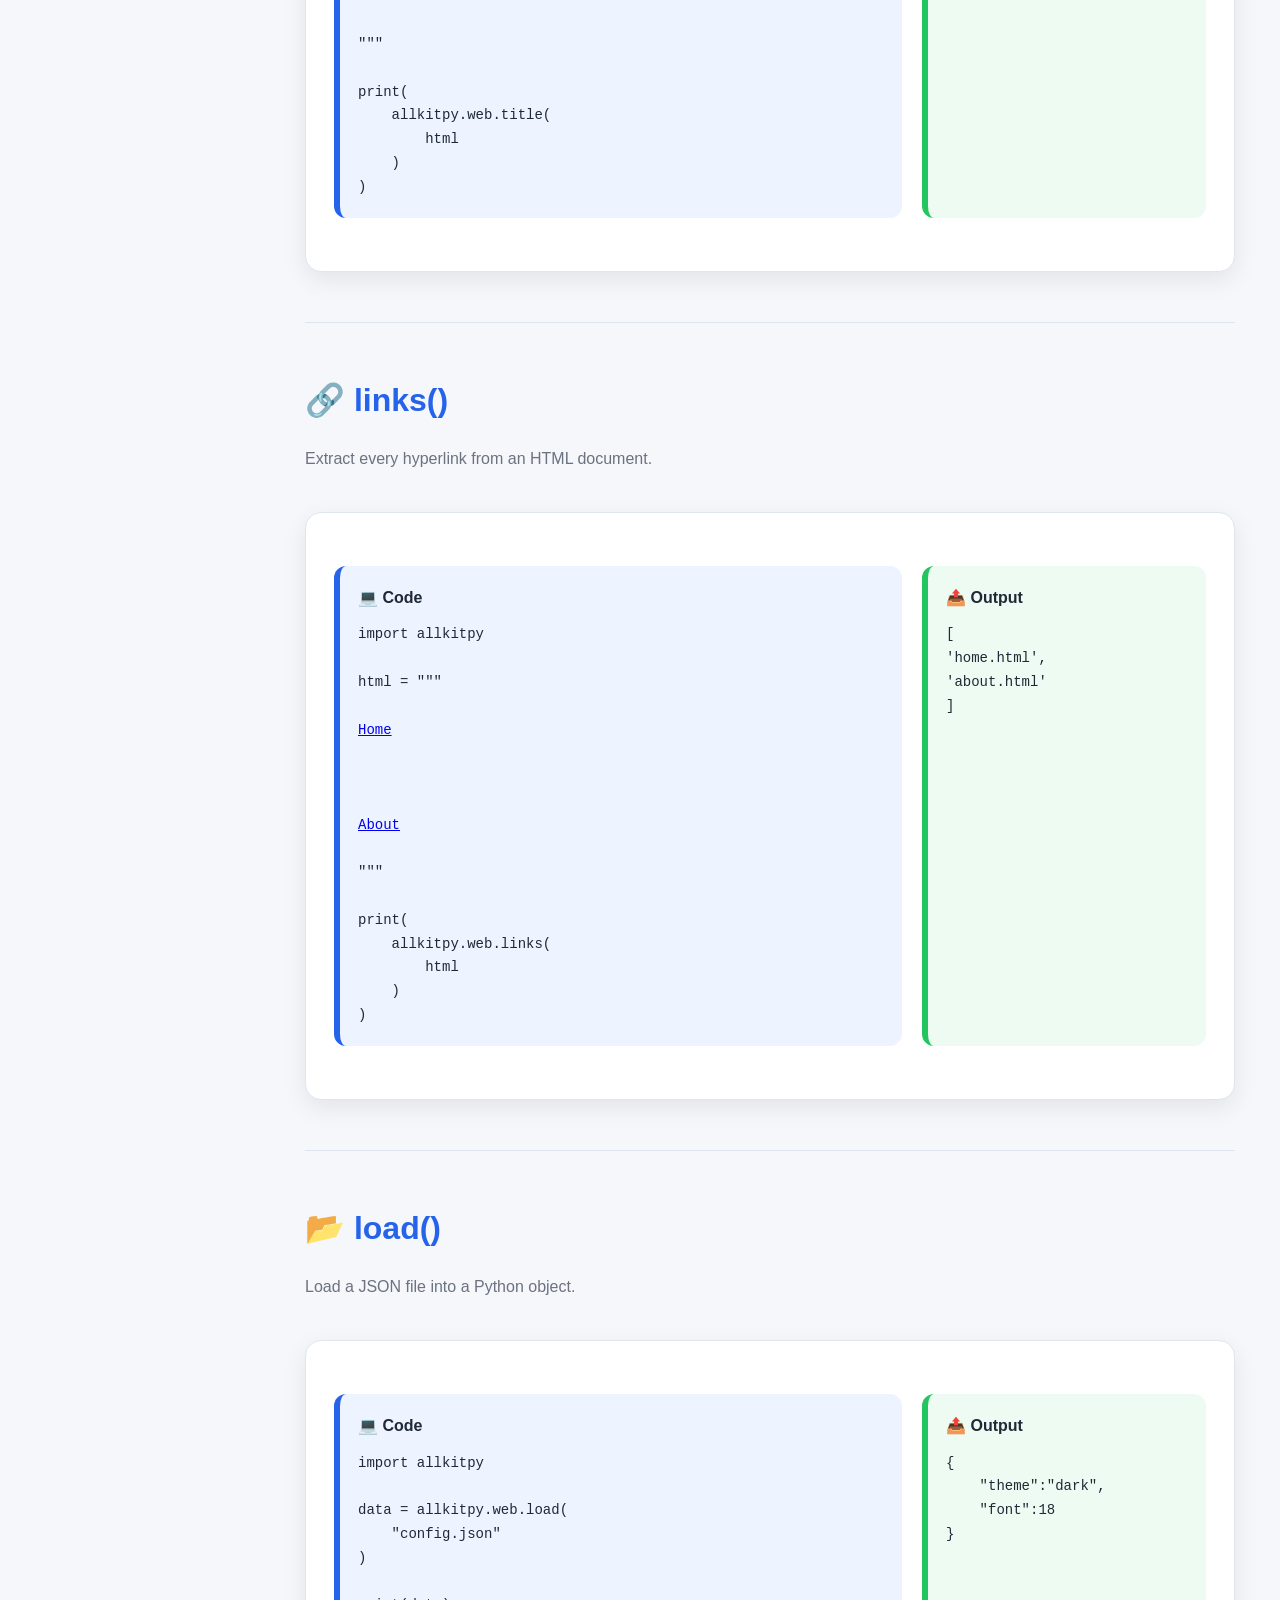
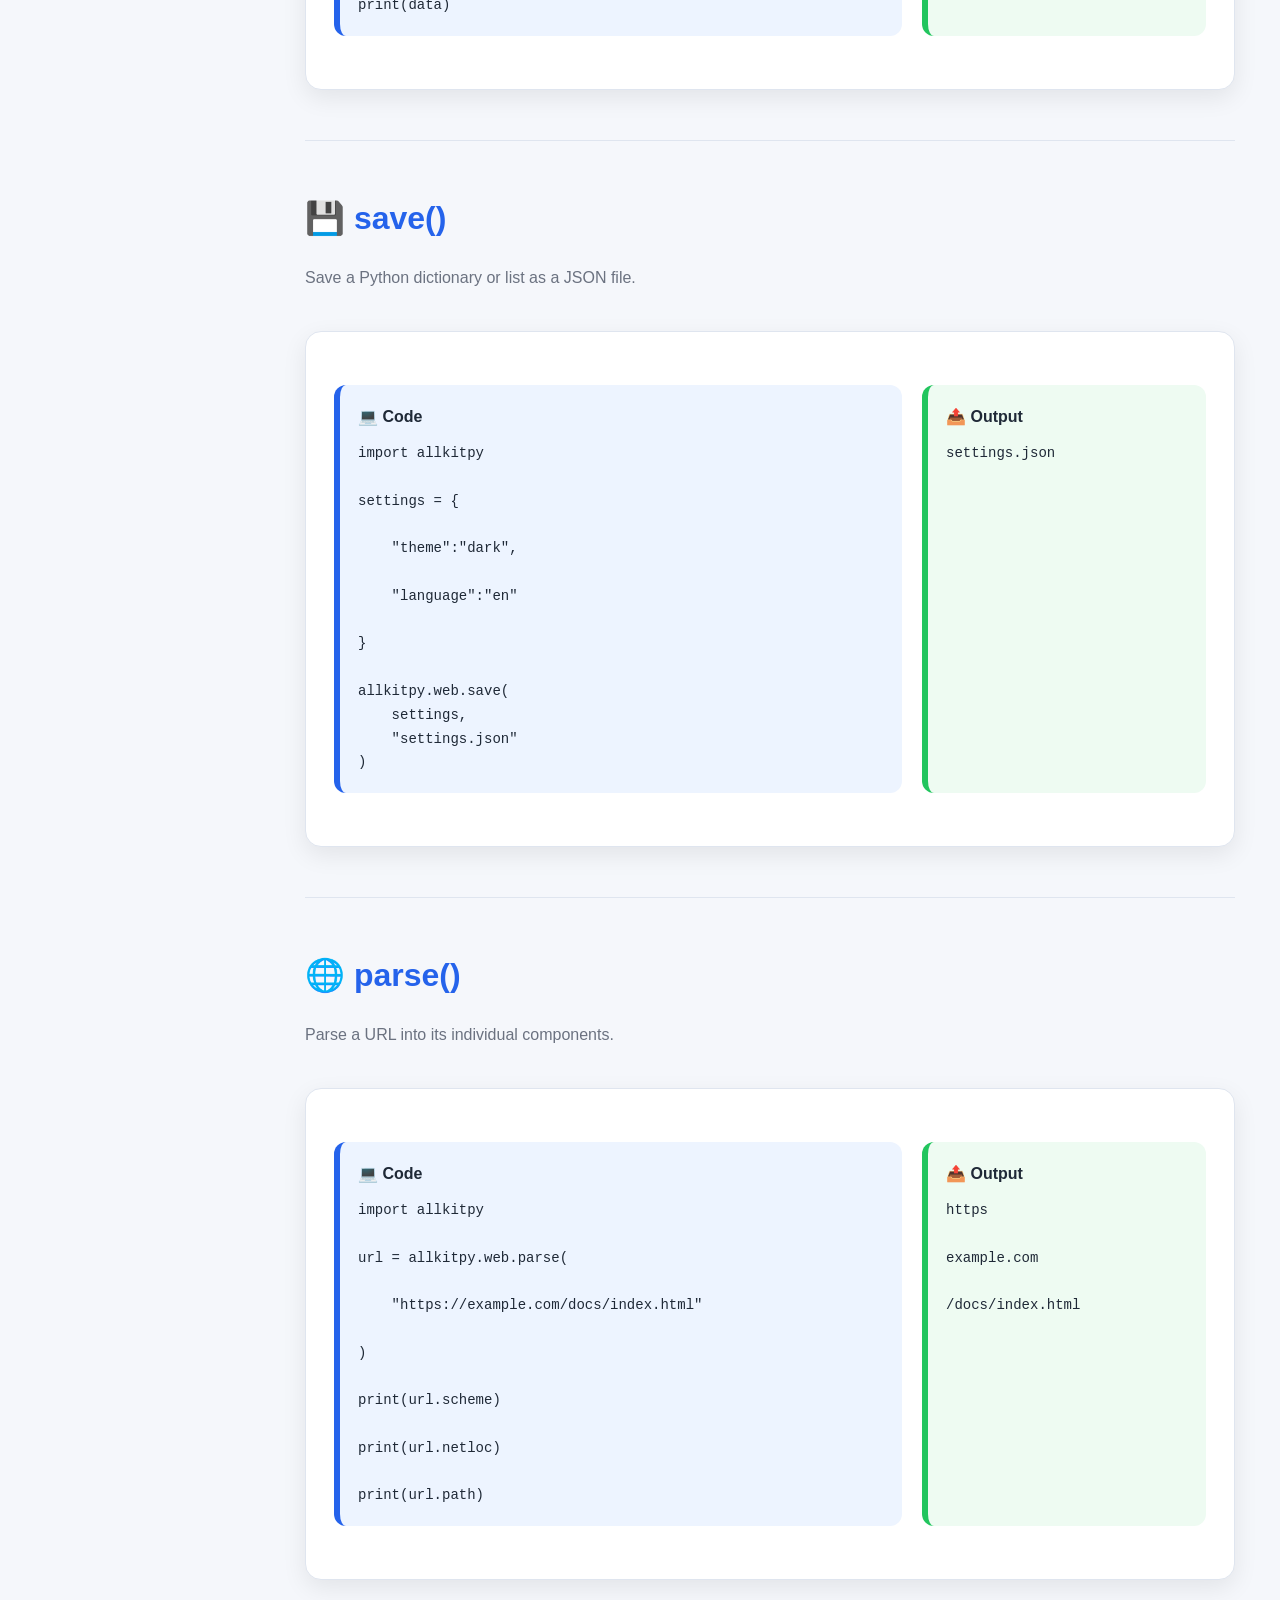
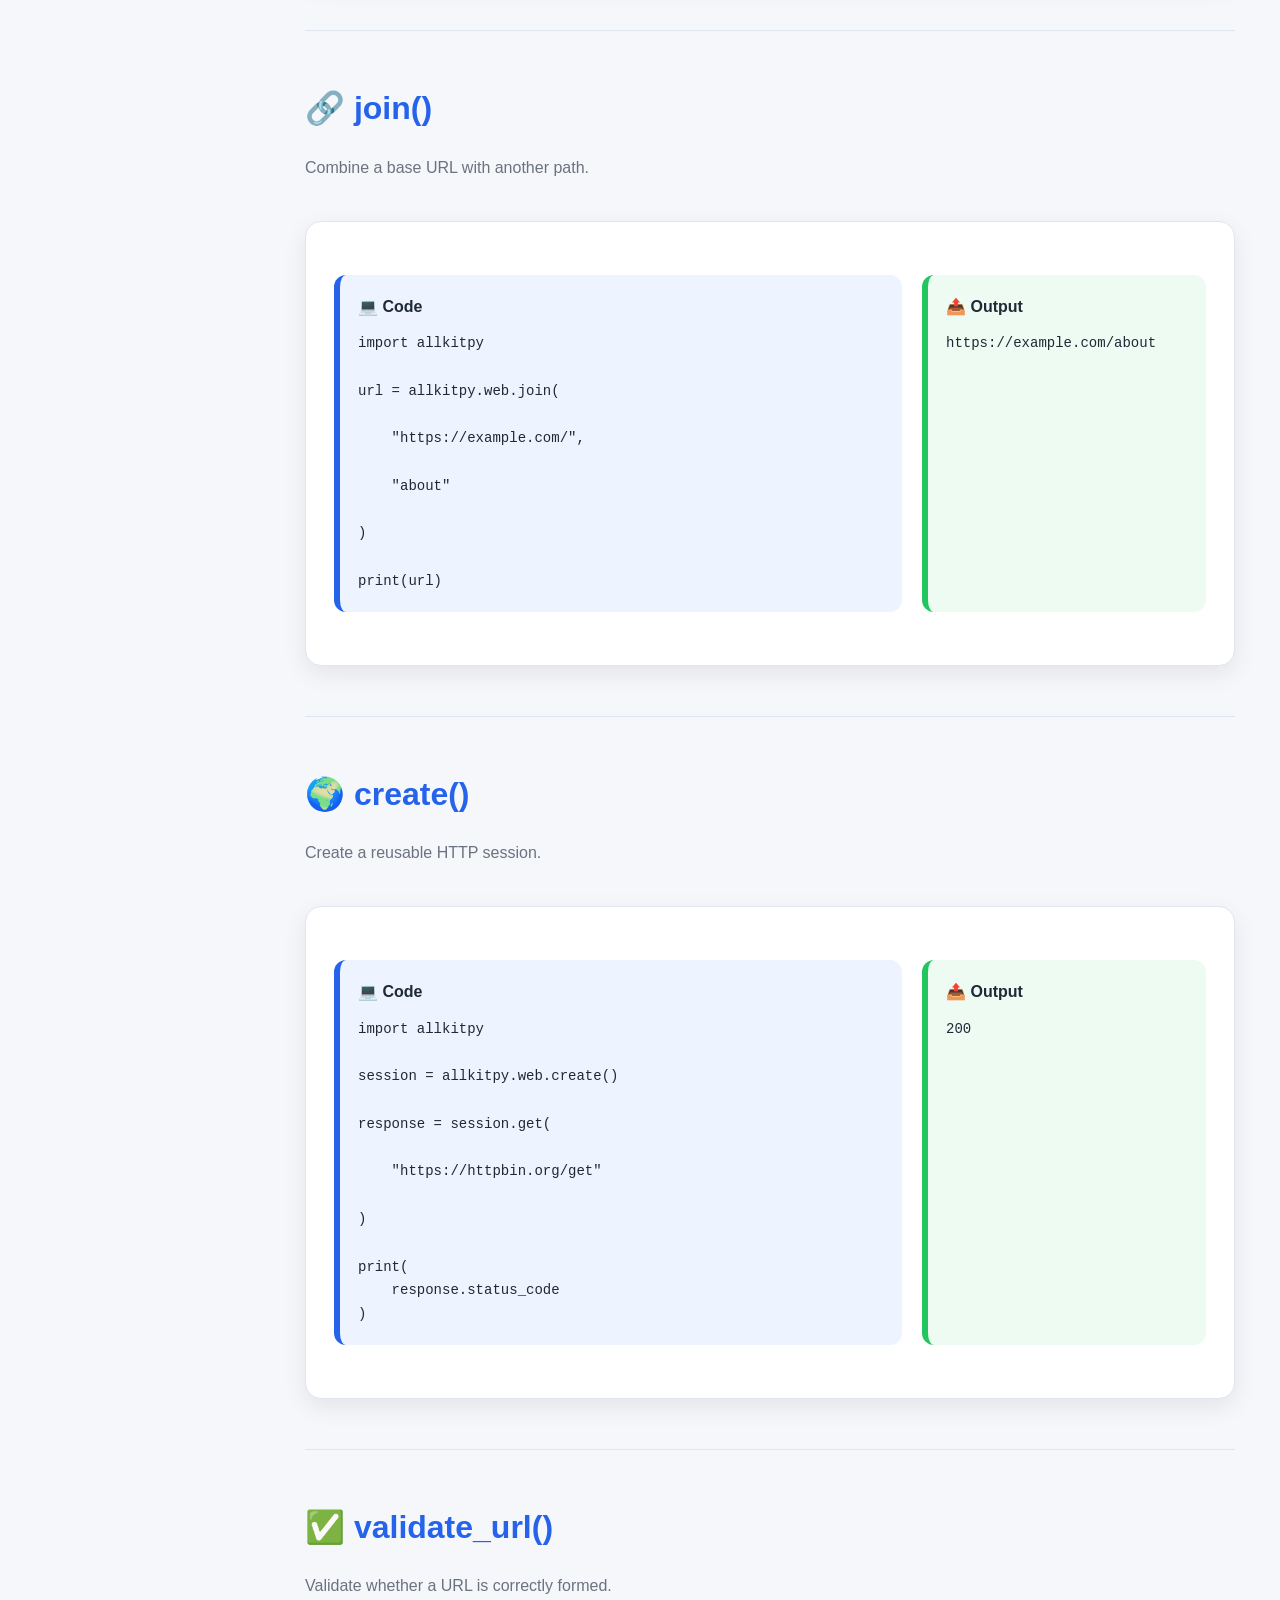
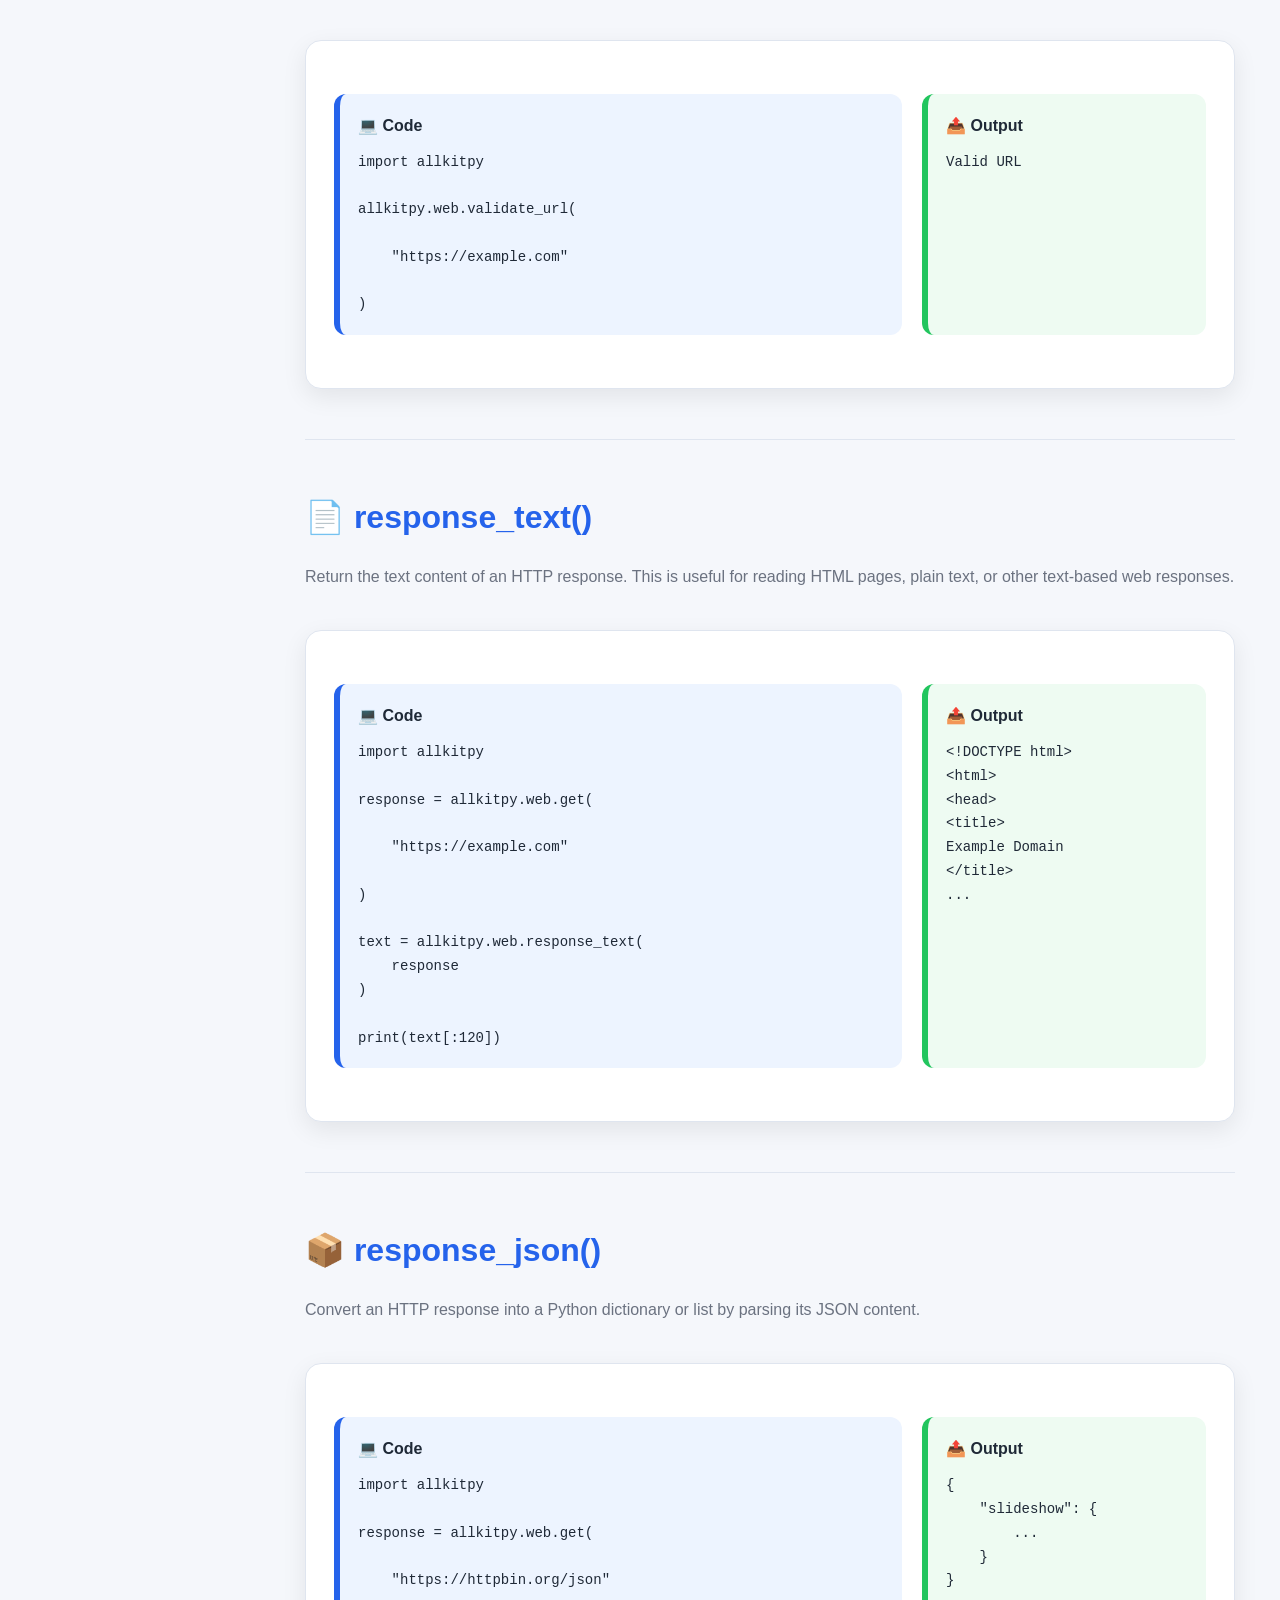
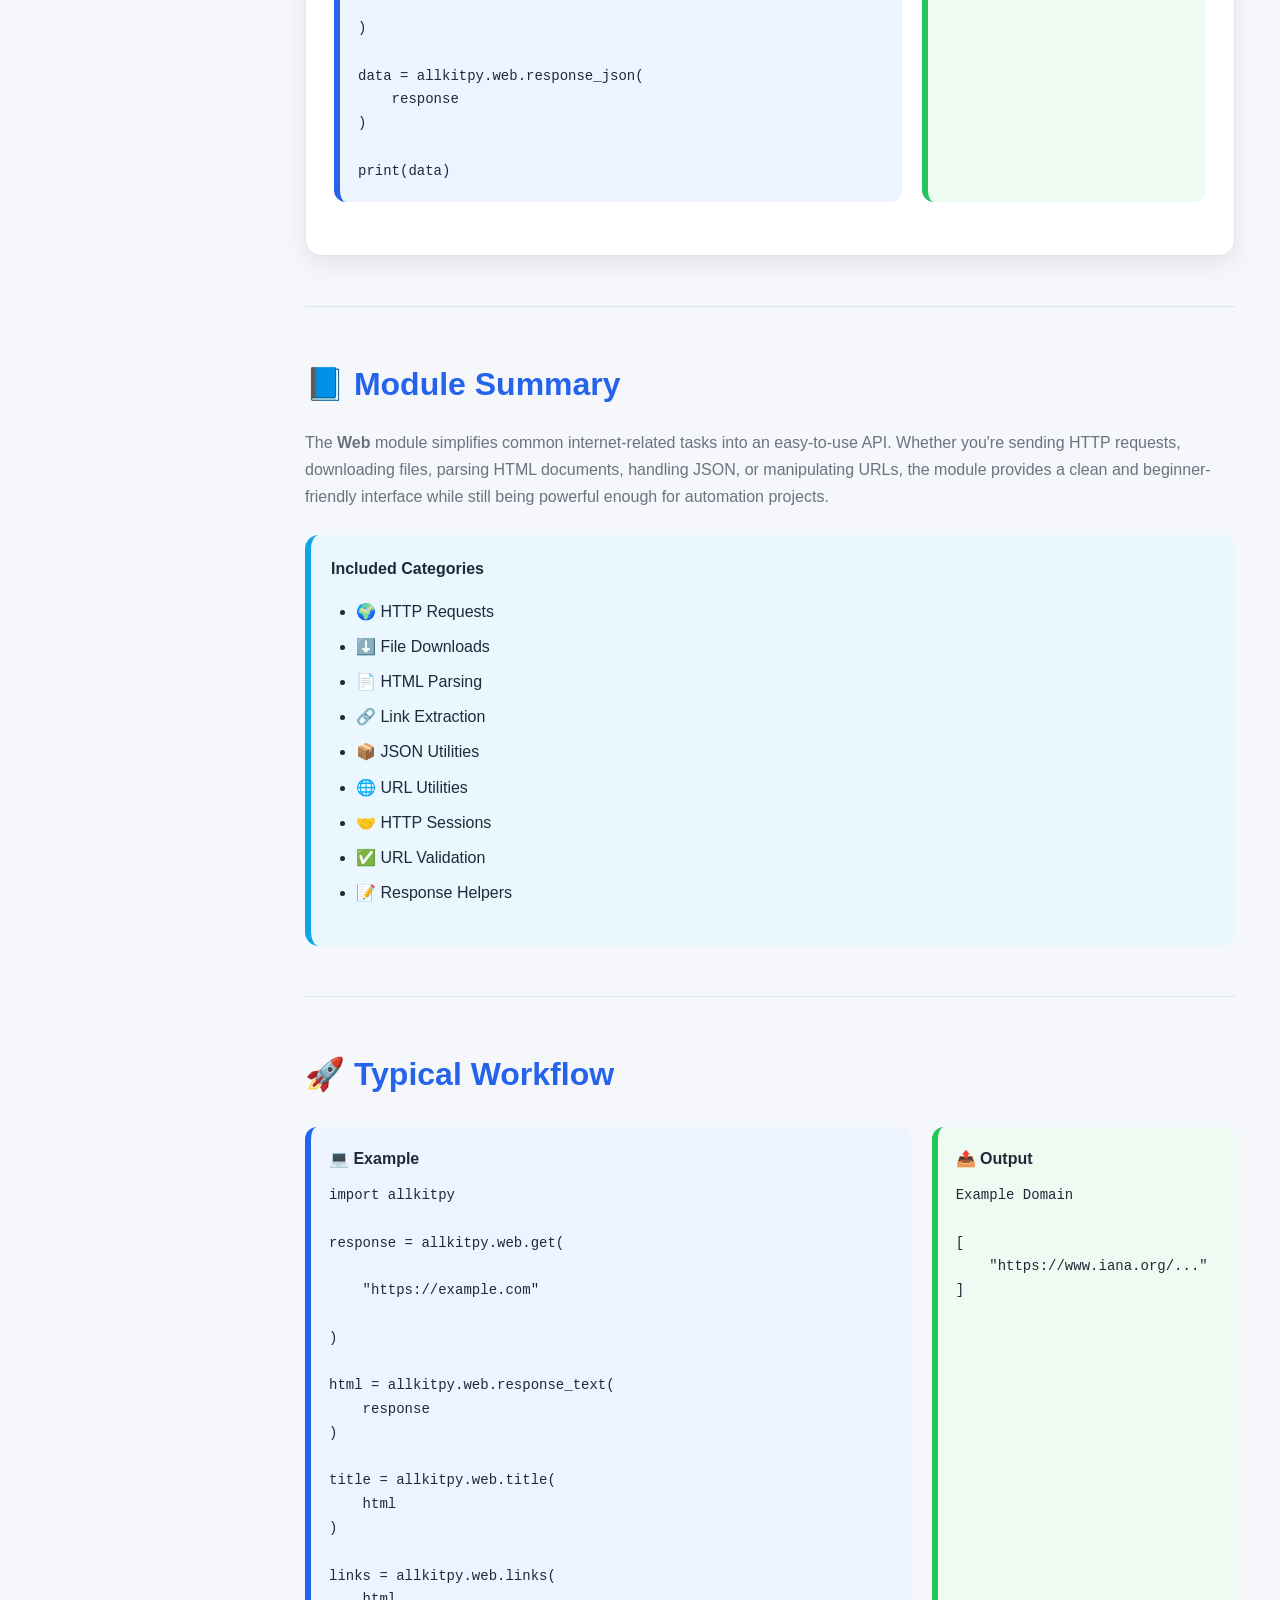
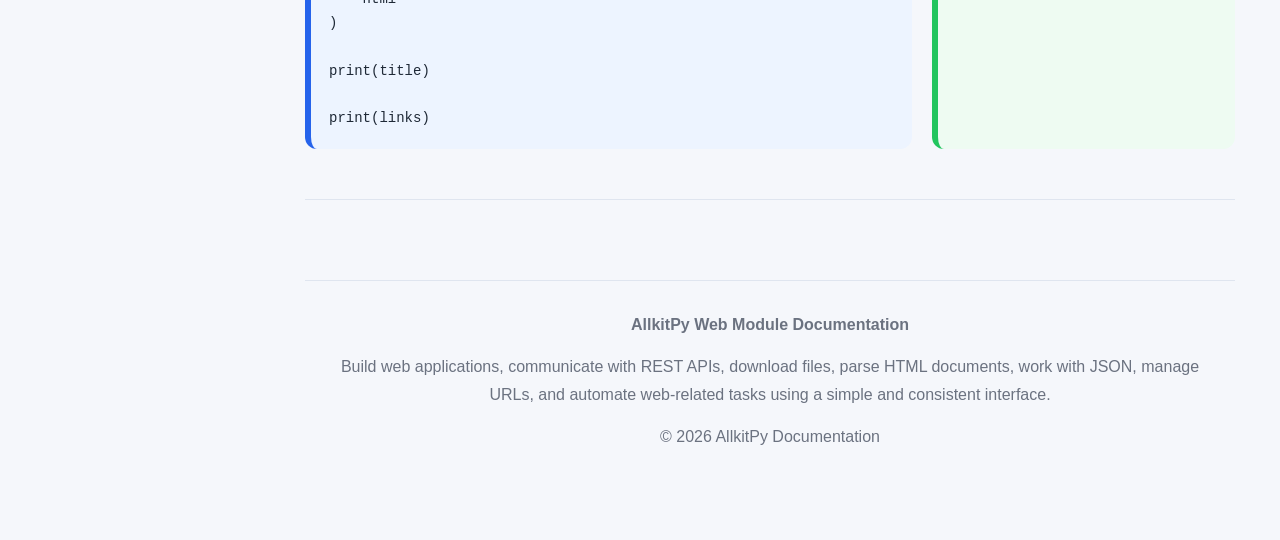
<file: web.html>
<!DOCTYPE html>

<html lang="en">

<head>

<meta charset="UTF-8">

<meta
name="viewport"
content="width=device-width, initial-scale=1.0">

<title>Web Module | AllkitPy</title>

<link
rel="stylesheet"
href="modules.css">
<link rel="stylesheet"
href="image.css">

</head>

<body>

<!--==========================================================
HEADER
===========================================================-->

<header class="topbar">
        <div class="logo">
            <a class="brand" href="#">
            <img src="images/icon.png" alt="Allpykit">
            <span>Allpykit</span>
            </a>
              <!-- Allkit<span>Py</span> -->
            <small>v0.1.0</small>Documentation
        </div>
        <div class="search">
            <input type="search" placeholder="🔍 Search...(coming soon)">
        </div>
    </header>

<!--==========================================================
LAYOUT
===========================================================-->

<div class="container">

<!--==========================================================
SIDEBAR
===========================================================-->

<aside class="sidebar">

    <h2>&nbsp;📚 Modules</h2>


    <nav>
        <a href="index.html" style="font-size: 20px;"><b>🏠 Home</b></a>

        <a href="examples.html">📄 Introduction</a>
        <a href="text.html">📝 Text</a>
        <a href="math.html">➗ Math</a>
        <a href="image.html">🖼 Image</a>
        <a href="pdf.html">📕 PDF</a>
        <a href="audio.html">🎵 Audio</a>
        <a href="video.html">🎬 Video</a>
        <a class="active" href="web.html">🌐 Web</a>
        <a href="data.html">📊 Data</a>
        <a href="file.html">📁 File</a>
        <a href="system.html">💻 System</a>
        <a href="ai.html">🤖 AI</a>
    </nav>

</aside>
<!--==========================================================
CONTENT
===========================================================-->

<main class="content">

<h1>

🌐 Web Module

</h1>

<p>

The <strong>Web</strong> module provides simple tools
for interacting with websites and web services.
You can send HTTP requests, download files,
parse HTML documents, extract links,
work with JSON files,
handle URLs,
and create reusable HTTP sessions.

</p>

<div class="info-box">

<b>

Features

</b>

<ul>

<li>HTTP GET Requests</li>

<li>HTTP POST Requests</li>

<li>Download Files</li>

<li>Parse HTML</li>

<li>Extract Page Titles</li>

<li>Extract Hyperlinks</li>

<li>Load JSON</li>

<li>Save JSON</li>

<li>Parse URLs</li>

<li>Join URLs</li>

<li>Create HTTP Sessions</li>

<li>Validate URLs</li>

<li>Response Text</li>

<li>Response JSON</li>

</ul>

</div>

<hr class="divider">

<!--==========================================================
QUICK EXAMPLE
===========================================================-->

<h2 class="section-title">

🚀 Quick Example

</h2>

<p>

Fetch a web page using a GET request.

</p>

<div class="example-grid">

<div class="code-box">

<h4>

💻 Code

</h4>

<pre><code>import allkitpy

response = allkitpy.web.get(
    "https://example.com"
)

print(
    response.status_code
)</code></pre>

</div>

<div class="output-box">

<h4>

📤 Output

</h4>

<pre><code>200</code></pre>

</div>

</div>

<hr class="divider">

<!--==========================================================
FUNCTIONS
===========================================================-->

<h2 class="section-title">

📚 Functions

</h2>

<div class="function-nav">

<a href="#get">

get()

</a>

<a href="#post">

post()

</a>

<a href="#download">

download()

</a>

<a href="#html">

html()

</a>

<a href="#title">

title()

</a>

<a href="#links">

links()

</a>

<a href="#load">

load()

</a>

<a href="#save">

save()

</a>

<a href="#parse">

parse()

</a>

<a href="#join">

join()

</a>

<a href="#create">

create()

</a>

<a href="#validate_url">

validate_url()

</a>

<a href="#response_text">

response_text()

</a>

<a href="#response_json">

response_json()

</a>

</div>

<hr class="divider">

<!--==========================================================
GET
===========================================================-->

<h2
class="section-title"
id="get">

📥 get()

</h2>

<p>

Send an HTTP GET request.

</p>

<div class="function-card">

<div class="example-grid">

<div class="code-box">

<h4>

💻 Code

</h4>

<pre><code>import allkitpy

response = allkitpy.web.get(
    "https://httpbin.org/get"
)

print(
    response.status_code
)</code></pre>

</div>

<div class="output-box">

<h4>

📤 Output

</h4>

<pre><code>200</code></pre>

</div>

</div>

</div>

<hr class="divider">

<!--==========================================================
POST
===========================================================-->

<h2
class="section-title"
id="post">

📤 post()

</h2>

<p>

Send an HTTP POST request.

</p>

<div class="function-card">

<div class="example-grid">

<div class="code-box">

<h4>

💻 Code

</h4>

<pre><code>import allkitpy

response = allkitpy.web.post(
    "https://httpbin.org/post",
    json={
        "name":"Alice"
    }
)

print(
    response.status_code
)</code></pre>

</div>

<div class="output-box">

<h4>

📤 Output

</h4>

<pre><code>200</code></pre>

</div>

</div>

</div>

<hr class="divider">

<!--==========================================================
DOWNLOAD
===========================================================-->

<h2
class="section-title"
id="download">

⬇️ download()

</h2>

<p>

Download a file from a URL.

</p>

<div class="function-card">

<div class="example-grid">

<div class="code-box">

<h4>

💻 Code

</h4>

<pre><code>import allkitpy

allkitpy.web.download(
    "https://example.com/logo.png",
    "logo.png"
)</code></pre>

</div>

<div class="output-box">

<h4>

📤 Output

</h4>

<pre><code>logo.png</code></pre>

</div>

</div>

</div>

<hr class="divider">

<!--==========================================================
HTML
===========================================================-->

<h2
class="section-title"
id="html">

📄 html()

</h2>

<p>

Parse an HTML document using BeautifulSoup.

</p>

<div class="function-card">

<div class="example-grid">

<div class="code-box">

<h4>

💻 Code

</h4>

<pre><code>import allkitpy

html = "&lt;h1&gt;Hello&lt;/h1&gt;"

soup = allkitpy.web.html(
    html
)

print(
    soup.h1.text
)</code></pre>

</div>

<div class="output-box">

<h4>

📤 Output

</h4>

<pre><code>Hello</code></pre>

</div>

</div>

</div>

<hr class="divider">

<!--==========================================================
TITLE
===========================================================-->

<h2
class="section-title"
id="title">

🏷️ title()

</h2>

<p>

Extract the page title from HTML.

</p>

<div class="function-card">

<div class="example-grid">

<div class="code-box">

<h4>

💻 Code

</h4>

<pre><code>import allkitpy

html = """
<html>
<head>
<title>
My Site
</title>
</head>
</html>
"""

print(
    allkitpy.web.title(
        html
    )
)</code></pre>

</div>

<div class="output-box">

<h4>

📤 Output

</h4>

<pre><code>My Site</code></pre>

</div>

</div>

</div>

<hr class="divider">

<!--==========================================================
PART 2 STARTS HERE

links()

load()

save()

parse()

join()

create()

validate_url()

response_text()

response_json()

===========================================================-->
<!--==========================================================
LINKS
===========================================================-->

<h2
class="section-title"
id="links">

🔗 links()

</h2>

<p>

Extract every hyperlink from an HTML document.

</p>

<div class="function-card">

<div class="example-grid">

<div class="code-box">

<h4>

💻 Code

</h4>

<pre><code>import allkitpy

html = """
<a href="home.html">
Home
</a>

<a href="about.html">
About
</a>
"""

print(
    allkitpy.web.links(
        html
    )
)</code></pre>

</div>

<div class="output-box">

<h4>

📤 Output

</h4>

<pre><code>[
'home.html',
'about.html'
]</code></pre>

</div>

</div>

</div>

<hr class="divider">

<!--==========================================================
LOAD
===========================================================-->

<h2
class="section-title"
id="load">

📂 load()

</h2>

<p>

Load a JSON file into a Python object.

</p>

<div class="function-card">

<div class="example-grid">

<div class="code-box">

<h4>

💻 Code

</h4>

<pre><code>import allkitpy

data = allkitpy.web.load(
    "config.json"
)

print(data)</code></pre>

</div>

<div class="output-box">

<h4>

📤 Output

</h4>

<pre><code>{
    "theme":"dark",
    "font":18
}</code></pre>

</div>

</div>

</div>

<hr class="divider">

<!--==========================================================
SAVE
===========================================================-->

<h2
class="section-title"
id="save">

💾 save()

</h2>

<p>

Save a Python dictionary or list as a JSON file.

</p>

<div class="function-card">

<div class="example-grid">

<div class="code-box">

<h4>

💻 Code

</h4>

<pre><code>import allkitpy

settings = {

    "theme":"dark",

    "language":"en"

}

allkitpy.web.save(
    settings,
    "settings.json"
)</code></pre>

</div>

<div class="output-box">

<h4>

📤 Output

</h4>

<pre><code>settings.json</code></pre>

</div>

</div>

</div>

<hr class="divider">

<!--==========================================================
PARSE
===========================================================-->

<h2
class="section-title"
id="parse">

🌐 parse()

</h2>

<p>

Parse a URL into its individual components.

</p>

<div class="function-card">

<div class="example-grid">

<div class="code-box">

<h4>

💻 Code

</h4>

<pre><code>import allkitpy

url = allkitpy.web.parse(

    "https://example.com/docs/index.html"

)

print(url.scheme)

print(url.netloc)

print(url.path)</code></pre>

</div>

<div class="output-box">

<h4>

📤 Output

</h4>

<pre><code>https

example.com

/docs/index.html</code></pre>

</div>

</div>

</div>

<hr class="divider">

<!--==========================================================
JOIN
===========================================================-->

<h2
class="section-title"
id="join">

🔗 join()

</h2>

<p>

Combine a base URL with another path.

</p>

<div class="function-card">

<div class="example-grid">

<div class="code-box">

<h4>

💻 Code

</h4>

<pre><code>import allkitpy

url = allkitpy.web.join(

    "https://example.com/",

    "about"

)

print(url)</code></pre>

</div>

<div class="output-box">

<h4>

📤 Output

</h4>

<pre><code>https://example.com/about</code></pre>

</div>

</div>

</div>

<hr class="divider">

<!--==========================================================
CREATE
===========================================================-->

<h2
class="section-title"
id="create">

🌍 create()

</h2>

<p>

Create a reusable HTTP session.

</p>

<div class="function-card">

<div class="example-grid">

<div class="code-box">

<h4>

💻 Code

</h4>

<pre><code>import allkitpy

session = allkitpy.web.create()

response = session.get(

    "https://httpbin.org/get"

)

print(
    response.status_code
)</code></pre>

</div>

<div class="output-box">

<h4>

📤 Output

</h4>

<pre><code>200</code></pre>

</div>

</div>

</div>

<hr class="divider">

<!--==========================================================
VALIDATE_URL
===========================================================-->

<h2
class="section-title"
id="validate_url">

✅ validate_url()

</h2>

<p>

Validate whether a URL is correctly formed.

</p>

<div class="function-card">

<div class="example-grid">

<div class="code-box">

<h4>

💻 Code

</h4>

<pre><code>import allkitpy

allkitpy.web.validate_url(

    "https://example.com"

)</code></pre>

</div>

<div class="output-box">

<h4>

📤 Output

</h4>

<pre><code>Valid URL</code></pre>

</div>

</div>

</div>

<hr class="divider">

<!--==========================================================
PART 3 STARTS HERE

response_text()

response_json()

Summary

Footer

===========================================================-->
<!--==========================================================
RESPONSE_TEXT
===========================================================-->

<h2
class="section-title"
id="response_text">

📄 response_text()

</h2>

<p>

Return the text content of an HTTP response.

This is useful for reading HTML pages, plain text,
or other text-based web responses.

</p>

<div class="function-card">

<div class="example-grid">

<div class="code-box">

<h4>

💻 Code

</h4>

<pre><code>import allkitpy

response = allkitpy.web.get(

    "https://example.com"

)

text = allkitpy.web.response_text(
    response
)

print(text[:120])</code></pre>

</div>

<div class="output-box">

<h4>

📤 Output

</h4>

<pre><code>&lt;!DOCTYPE html&gt;
&lt;html&gt;
&lt;head&gt;
&lt;title&gt;
Example Domain
&lt;/title&gt;
...</code></pre>

</div>

</div>

</div>

<hr class="divider">

<!--==========================================================
RESPONSE_JSON
===========================================================-->

<h2
class="section-title"
id="response_json">

📦 response_json()

</h2>

<p>

Convert an HTTP response into a Python dictionary
or list by parsing its JSON content.

</p>

<div class="function-card">

<div class="example-grid">

<div class="code-box">

<h4>

💻 Code

</h4>

<pre><code>import allkitpy

response = allkitpy.web.get(

    "https://httpbin.org/json"

)

data = allkitpy.web.response_json(
    response
)

print(data)</code></pre>

</div>

<div class="output-box">

<h4>

📤 Output

</h4>

<pre><code>{
    "slideshow": {
        ...
    }
}</code></pre>

</div>

</div>

</div>

<hr class="divider">

<!--==========================================================
MODULE SUMMARY
===========================================================-->

<h2
class="section-title">

📘 Module Summary

</h2>

<p>

The <strong>Web</strong> module simplifies common
internet-related tasks into an easy-to-use API.
Whether you're sending HTTP requests, downloading
files, parsing HTML documents, handling JSON,
or manipulating URLs, the module provides a clean
and beginner-friendly interface while still being
powerful enough for automation projects.

</p>

<div class="info-box">

<b>

Included Categories

</b>

<ul>

<li>🌍 HTTP Requests</li>

<li>⬇️ File Downloads</li>

<li>📄 HTML Parsing</li>

<li>🔗 Link Extraction</li>

<li>📦 JSON Utilities</li>

<li>🌐 URL Utilities</li>

<li>🤝 HTTP Sessions</li>

<li>✅ URL Validation</li>

<li>📝 Response Helpers</li>

</ul>

</div>

<hr class="divider">

<!--==========================================================
COMMON WORKFLOW
===========================================================-->

<h2
class="section-title">

🚀 Typical Workflow

</h2>

<div class="example-grid">

<div class="code-box">

<h4>

💻 Example

</h4>

<pre><code>import allkitpy

response = allkitpy.web.get(

    "https://example.com"

)

html = allkitpy.web.response_text(
    response
)

title = allkitpy.web.title(
    html
)

links = allkitpy.web.links(
    html
)

print(title)

print(links)</code></pre>

</div>

<div class="output-box">

<h4>

📤 Output

</h4>

<pre><code>Example Domain

[
    "https://www.iana.org/..."
]</code></pre>

</div>

</div>

<hr class="divider">

<!--==========================================================
FOOTER
===========================================================-->

<footer class="footer">

<p>

<strong>

AllkitPy Web Module Documentation

</strong>

</p>

<p>

Build web applications, communicate with REST APIs,
download files, parse HTML documents, work with JSON,
manage URLs, and automate web-related tasks using a
simple and consistent interface.

</p>

<p>

© 2026 AllkitPy Documentation

</p>

</footer>

</main>

</div>

</body>

</html>
</file>
<file: style.css>
/*==================================================
    ALLKITPY WEBSITE
==================================================*/

:root{

    --primary:#4F46E5;
    --primary-dark:#3730A3;

    --secondary:#06B6D4;

    --bg:#F8FAFC;

    --white:#FFFFFF;

    --text:#111827;

    --text-light:#6B7280;

    --border:#E5E7EB;

    --shadow:0 15px 35px rgba(0,0,0,.08);

    --radius:16px;

    --transition:.35s ease;

}

/*==================================================
RESET
==================================================*/

*{
    margin:0;
    padding:0;
    box-sizing:border-box;
}

html{

    scroll-behavior:smooth;

}

body{

    font-family:
    Inter,
    Segoe UI,
    Arial,
    sans-serif;

    background:var(--bg);

    color:var(--text);

    line-height:1.7;

}

/*==================================================
COMMON
==================================================*/

.container{

    width:min(1200px,92%);

    margin:auto;

}

section{

    padding:90px 0;

}

h1{

    font-size:3.7rem;

    line-height:1.15;

    font-weight:800;

}

h2{

    text-align:center;

    font-size:2.4rem;

    margin-bottom:45px;

}

h3{

    margin-bottom:12px;

}

p{

    color:var(--text-light);

}

img{

    max-width:100%;

}

a{

    text-decoration:none;

}

pre{

    overflow:auto;

}

code{

    font-family:
    Consolas,
    monospace;

}

/*==================================================
  STUNNING SIMPLE HEADER (NO STRUCTURE CHANGE)
==================================================*/

.header{

    position:sticky;
    top:0;
    z-index:9999;

    padding:18px 0;

    background:rgba(255,255,255,0.6);
    backdrop-filter:blur(25px);

    border-bottom:1px solid rgba(0,0,0,0.06);

}

/* CENTER ALIGN LAYOUT */
.header-inner{

    width:min(1200px,92%);
    margin:auto;

    display:flex;
    align-items:center;
    justify-content:space-between;

}

/* ================= BRAND (BIG + STRONG) ================= */

.brand{

    display:flex;
    align-items:center;
    gap:14px;

    text-decoration:none;

}

.brand img{

    width:58px;
    height:58px;

    border-radius:14px;

    box-shadow:0 15px 30px rgba(0,0,0,0.18);

    transition:.3s;

}

.brand img:hover{

    transform:rotate(-5deg) scale(1.1);

}

.brand span{

    font-size:22px;
    font-weight:900;

    background:linear-gradient(135deg,#4F46E5,#06B6D4,#22C55E);
    -webkit-background-clip:text;
    -webkit-text-fill-color:transparent;

}

/* ================= NAV (KEEP SIMPLE BUT BIG) ================= */

.nav{

    display:flex;
    align-items:center;
    gap:18px;

    padding:19px 25px;

    border-radius:999px;

    background:rgba(255,255,255,0.75);

    box-shadow:0 12px 35px rgba(0,0,0,0.08);

}

/* NAV ITEMS BIGGER + CLEAN */
.nav-item{

    padding:12px 18px;

    font-size:25px;
    font-weight:1000;

    color:#3179de;

    text-decoration:none;

    border-radius:999px;

    transition:.3s;

}

/* HOVER BIG IMPACT */
.nav-item:hover{

    background:linear-gradient(135deg,#4F46E5,#06B6D4);

    color:white;

    transform:translateY(-3px) scale(1.08);

    box-shadow:0 15px 35px rgba(79,70,229,0.35);

}

/* ================= MENU BUTTON (BIG + CLEAN) ================= */

.menu-btn{

    font-size:30px;

    border:black;
    background:none;

    cursor:pointer;

    padding:10px 14px;

    border-radius:12px;

    transition:.3s;

}

.menu-btn:hover{

    background:rgba(0,0,0,0.05);

    transform:scale(1.1);

}

/* ================= MOBILE ================= */

@media(max-width:900px){

    .nav{

        display:none;

        position:absolute;

        top:85px;
        left:5%;
        right:5%;

        flex-direction:column;

        padding:18px;

        border-radius:18px;

    }

    .nav.active{
        display:flex;
    }

}
/*==================================================
LOGO
==================================================*/

.logo-section{

    padding:10px 0 10px;

    text-align:center;

}

.main-logo{

    width:70%;

}

/*==================================================
HERO
==================================================*/

.hero{

    text-align:center;

    padding-top:40px;

}

.hero h1{

    margin-bottom:25px;

}

.hero p{

    max-width:900px;

    margin:auto;

    font-size:1.15rem;

}

.inline-icon{

    width:26px;

    vertical-align:middle;

    margin-right:10px;

}

.hero-buttons{

    margin-top:45px;

    display:flex;

    justify-content:center;

    gap:18px;

    flex-wrap:wrap;

}

/*==================================================
BUTTONS
==================================================*/

.btn{

    padding:15px 32px;

    border-radius:50px;

    border:2px solid var(--primary);

    color:var(--primary);

    transition:var(--transition);

    font-weight:700;

}

.btn:hover{

    transform:translateY(-3px);

}

.primary{

    background:var(--primary);

    color:white;

}

.primary:hover{

    background:var(--primary-dark);

}

/*==================================================
CODE PREVIEW
==================================================*/

.code-preview{

    margin-top:70px;

}

.code-preview pre{

    background:#0F172A;

    color:#E2E8F0;

    border-radius:18px;

    padding:35px;

    text-align:left;

    box-shadow:var(--shadow);

    font-size:15px;

    overflow-x:auto;

}

/*==================================================
GENERAL CARDS
==================================================*/

.card{

    background:white;

    padding:30px;

    border-radius:var(--radius);

    box-shadow:var(--shadow);

    transition:.3s;

}

.card:hover{

    transform:translateY(-10px);

}
/*==================================================
STATISTICS
==================================================*/

.stats{

    background:#ffffff;

}

.stats-grid{

    display:grid;

    grid-template-columns:repeat(4,1fr);

    gap:30px;

    margin-top:40px;

}

.stats-grid div{

    background:#fff;

    padding:35px;

    border-radius:18px;

    text-align:center;

    box-shadow:var(--shadow);

    transition:var(--transition);

    border:1px solid var(--border);

}

.stats-grid div:hover{

    transform:translateY(-8px);

    border-color:var(--primary);

}

.stats-grid h3{

    font-size:2.3rem;

    color:var(--primary);

    margin-bottom:10px;

}

.stats-grid p{

    font-weight:600;

    color:var(--text);

}

/*==================================================
WHY ALLKITPY
==================================================*/

.features{

    display:grid;

    grid-template-columns:repeat(auto-fit,minmax(240px,1fr));

    gap:30px;

    margin-top:45px;

}

.features .card{

    text-align:center;

    border:1px solid var(--border);

}

.features .card h3{

    color:var(--primary);

    font-size:1.35rem;

}

.features .card p{

    margin-top:15px;

}

/*==================================================
POPULAR MODULES
==================================================*/

.module-grid{

    display:grid;

    grid-template-columns:repeat(auto-fit,minmax(180px,1fr));

    gap:25px;

    margin-top:45px;

}

.module-grid .card{

    text-align:center;

    font-size:1.2rem;

    font-weight:700;

    cursor:pointer;

    border:1px solid var(--border);

    transition:var(--transition);

}

.module-grid .card:hover{

    background:var(--primary);

    color:white;

    transform:translateY(-8px);

}

/*==================================================
INSTALLATION
==================================================*/

#installation{

    background:#F1F5F9;

}

#installation pre{

    background:#0F172A;

    color:#22C55E;

    border-radius:18px;

    padding:30px;

    font-size:18px;

    box-shadow:var(--shadow);

    overflow-x:auto;

}

/*==================================================
QUICK EXAMPLE
==================================================*/

#examples pre{

    background:#111827;

    color:#F8FAFC;

    border-radius:18px;

    padding:35px;

    font-size:15px;

    line-height:1.8;

    box-shadow:var(--shadow);

    overflow-x:auto;

}

/*==================================================
SECTION TITLES
==================================================*/

section h2{

    position:relative;

    display:inline-block;

    left:50%;

    transform:translateX(-50%);

    padding-bottom:15px;

}

section h2::after{

    content:"";

    position:absolute;

    left:50%;

    bottom:0;

    width:80px;

    height:4px;

    transform:translateX(-50%);

    background:var(--primary);

    border-radius:10px;

}

/*==================================================
SECTION BACKGROUNDS
==================================================*/

#modules{

    background:#ffffff;

}

#examples{

    background:#F8FAFC;

}

/*==================================================
HOVER EFFECTS
==================================================*/

.card{

    transition:
    transform .35s,
    box-shadow .35s;

}

.card:hover{

    box-shadow:
    0 18px 40px rgba(0,0,0,.12);

}

/*==================================================
SMOOTH FADE
==================================================*/

.hero,
.stats,
.features,
.module-grid,
#installation,
#examples{

    animation:fadeUp .8s ease;

}

@keyframes fadeUp{

    from{

        opacity:0;

        transform:translateY(35px);

    }

    to{

        opacity:1;

        transform:translateY(0);

    }

}

/*==================================================
SCROLLBAR
==================================================*/

::-webkit-scrollbar{

    width:10px;

}

::-webkit-scrollbar-thumb{

    background:var(--primary);

    border-radius:20px;

}

::-webkit-scrollbar-track{

    background:#E5E7EB;

}
/*==================================================
DOCUMENTATION
==================================================*/

#docs{

    background:#ffffff;

}

.doc-links{

    display:grid;

    grid-template-columns:repeat(auto-fit,minmax(220px,1fr));

    gap:25px;

    margin-top:50px;

}

.doc-links a{

    display:block;

    padding:22px;

    text-align:center;

    background:#fff;

    color:var(--text);

    font-weight:700;

    border-radius:16px;

    border:1px solid var(--border);

    box-shadow:var(--shadow);

    transition:var(--transition);

}

.doc-links a:hover{

    background:var(--primary);

    color:#fff;

    transform:translateY(-8px);

}

/*==================================================
ROADMAP
==================================================*/

#roadmap{

    background:#F8FAFC;

}

#roadmap ul{

    list-style:none;

    max-width:900px;

    margin:50px auto 0;

}

#roadmap li{

    background:#fff;

    margin-bottom:20px;

    padding:22px 28px;

    border-left:6px solid var(--primary);

    border-radius:14px;

    box-shadow:var(--shadow);

    transition:var(--transition);

}

#roadmap li:hover{

    transform:translateX(8px);

}

/*==================================================
COMMUNITY
==================================================*/

section:last-of-type{

    text-align:center;

}

section:last-of-type p{

    margin-top:25px;

    font-size:1.1rem;

}

/*==================================================
FOOTER
==================================================*/

footer{

    background:#0F172A;

    color:#E5E7EB;

    padding:50px 20px;

    text-align:center;

}

footer p{

    color:#CBD5E1;

    line-height:2;

}

/*==================================================
LINK ANIMATION
==================================================*/

a{

    transition:var(--transition);

}

a:hover{

    opacity:.95;

}

/*==================================================
IMAGE EFFECTS
==================================================*/

.main-logo{

    transition:transform .4s ease;

}

.main-logo:hover{

    transform:scale(1.05);

}

.inline-icon{

    transition:transform .3s ease;

}

.inline-icon:hover{

    transform:rotate(20deg);

}

/*==================================================
BUTTON EFFECT
==================================================*/

.btn{

    position:relative;

    overflow:hidden;

}

.btn::before{

    content:"";

    position:absolute;

    top:0;

    left:-120%;

    width:100%;

    height:100%;

    background:rgba(255,255,255,.25);

    transition:.6s;

}

.btn:hover::before{

    left:120%;

}

/*==================================================
RESPONSIVE
==================================================*/

@media(max-width:1100px){

    h1{

        font-size:3rem;

    }

}

@media(max-width:900px){

    nav{

        display:none;

        position:absolute;

        top:80px;

        right:20px;

        width:260px;

        background:#fff;

        border-radius:16px;

        box-shadow:0 15px 40px rgba(0,0,0,.12);

        padding:20px;

        flex-direction:column;

        gap:20px;

    }

    nav.active{

        display:flex;

    }

    .menu-btn{

        display:block;

    }

    .stats-grid{

        grid-template-columns:repeat(2,1fr);

    }

}

@media(max-width:700px){

    h1{

        font-size:2.3rem;

    }

    h2{

        font-size:1.9rem;

    }

    .hero-buttons{

        flex-direction:column;

        align-items:center;

    }

    .btn{

        width:260px;

        text-align:center;

    }

    .stats-grid{

        grid-template-columns:1fr;

    }

    .features{

        grid-template-columns:1fr;

    }

    .module-grid{

        grid-template-columns:repeat(2,1fr);

    }

    .doc-links{

        grid-template-columns:1fr;

    }

    .main-logo{

        width:200px;

    }

}

@media(max-width:480px){

    section{

        padding:70px 0;

    }

    .module-grid{

        grid-template-columns:1fr;

    }

    .container{

        width:94%;

    }

    .code-preview pre,
    #examples pre,
    #installation pre{

        font-size:13px;

        padding:22px;

    }

}

/*==================================================
SELECTION
==================================================*/

::selection{

    background:var(--primary);

    color:#fff;

}

/*==================================================
FOCUS
==================================================*/

button:focus,
a:focus{

    outline:3px solid rgba(79,70,229,.3);

    outline-offset:3px;

}






















/* JavaScript Animation Classes */

.hidden{

    opacity:0;

    transform:translateY(40px);

    transition:all .8s ease;

}

.show{

    opacity:1;

    transform:translateY(0);

}

nav a.active{

    color:var(--primary);

}

.btn{

    position:relative;

    overflow:hidden;

}

.ripple{

    position:absolute;

    border-radius:50%;

    background:rgba(255,255,255,.35);

    transform:scale(0);

    animation:ripple .6s linear;

    pointer-events:none;

}

@keyframes ripple{

    to{

        transform:scale(4);

        opacity:0;

    }

}
</file>
<file: modules.css>
/*==========================================================
  AllkitPy Documentation Theme
  modules.css
==========================================================*/

/*==========================================================
  Variables
==========================================================*/

:root{

    --primary:#2563eb;
    --primary-dark:#1d4ed8;

    --background:#f5f7fb;

    --card:#ffffff;

    --border:#dfe5ef;

    --text:#1f2937;

    --text-light:#6b7280;

    --code-bg:#edf4ff;

    --output-bg:#eefbf2;

    --note-bg:#fff9db;

    --warning-bg:#ffe8e8;

    --info-bg:#eaf7ff;

    --purple-bg:#f4edff;

    --shadow:
        0 8px 25px rgba(0,0,0,.08);

    --radius:16px;

}

/*==========================================================
  Reset
==========================================================*/

*{

    margin:0;

    padding:0;

    box-sizing:border-box;

}

html{

    scroll-behavior:smooth;

}

body{

    font-family:

        "Segoe UI",

        Arial,

        sans-serif;

    background:var(--background);

    color:var(--text);

    line-height:1.7;

}

/*==========================================================
  Header
==========================================================*/

.topbar{

    position:sticky;

    top:0;

    z-index:999;

    background:white;

    display:flex;

    justify-content:space-between;

    align-items:center;

    padding:18px 40px;

    border-bottom:1px solid var(--border);

    box-shadow:var(--shadow);

}

.logo{

    display:flex;

    align-items:center;

    gap:10px;

    font-size:28px;

    font-weight:bold;

}

.logo span{

    color:var(--primary);

}

.logo small{

    color:var(--text-light);

    font-size:15px;

}

.search input{

    width:320px;

    padding:12px 18px;

    border-radius:30px;

    border:1px solid var(--border);

    background:#fafafa;

}

/*==========================================================
  Layout
==========================================================*/

.container{

    display:flex;

    min-height:100vh;

}

/*==========================================================
  Sidebar
==========================================================*/

.sidebar{

    width:260px;

    background:white;

    border-right:1px solid var(--border);

    padding:25px;

    position:sticky;

    top:75px;

    height:calc(100vh - 75px);

    overflow:auto;

}

.sidebar h2{

    margin-bottom:20px;

    color:var(--primary);

}

.sidebar nav{

    display:flex;

    flex-direction:column;

    gap:10px;

}

.sidebar a{

    text-decoration:none;

    color:#444;

    padding:12px 16px;

    border-radius:10px;

    transition:.25s;

}

.sidebar a:hover{

    background:var(--primary);

    color:white;

    transform:translateX(5px);

}

.sidebar .active{

    background:var(--primary);

    color:white;

}

/*==========================================================
  Content
==========================================================*/

.content{

    flex:1;

    padding:45px;

}

.content h1{

    font-size:42px;

    margin-bottom:15px;

    color:var(--primary);

}

.content h2{

    margin-top:40px;

    margin-bottom:18px;

}

.content h3{

    margin-top:25px;

    margin-bottom:12px;

}

.content p{

    color:var(--text-light);

    margin-bottom:15px;

}

/*==========================================================
  Function Card
==========================================================*/

.function-card{

    background:white;

    border-radius:var(--radius);

    padding:28px;

    margin:40px 0;

    box-shadow:var(--shadow);

    border:1px solid var(--border);

}

.function-title{

    font-size:30px;

    color:var(--primary);

    margin-bottom:15px;

}

.function-description{

    margin-bottom:25px;

}

/*==========================================================
  Code + Output
==========================================================*/

.example-grid{

    display:grid;

    grid-template-columns:2fr 1fr;

    gap:20px;

    margin:25px 0;

}

.code-box{

    background:var(--code-bg);

    border-left:6px solid var(--primary);

    padding:18px;

    border-radius:12px;

}

.output-box{

    background:var(--output-bg);

    border-left:6px solid #22c55e;

    padding:18px;

    border-radius:12px;

}

.code-box h4,

.output-box h4{

    margin-bottom:12px;

}

pre{

    overflow:auto;

}

code{

    font-family:

        Consolas,

        monospace;

    font-size:14px;

}
/*==========================================================
  Section Titles
==========================================================*/

.section-title{

    display:flex;

    align-items:center;

    gap:12px;

    font-size:32px;

    color:var(--primary);

    margin:45px 0 20px;

}

.section-subtitle{

    font-size:22px;

    margin-bottom:18px;

    color:#374151;

}

/*==========================================================
  Documentation Tables
==========================================================*/

.doc-table{

    width:100%;

    border-collapse:collapse;

    margin:20px 0;

    overflow:hidden;

    border-radius:14px;

    background:white;

    box-shadow:var(--shadow);

}

.doc-table th{

    background:var(--primary);

    color:white;

    padding:16px;

    text-align:left;

}

.doc-table td{

    padding:16px;

    border-bottom:1px solid var(--border);

}

.doc-table tr:hover{

    background:#f8fbff;

}

/*==========================================================
  Information Boxes
==========================================================*/

.note-box,
.info-box,
.tip-box,
.warning-box{

    padding:20px;

    border-radius:14px;

    margin:25px 0;

    border-left:6px solid;

}

.note-box{

    background:var(--note-bg);

    border-color:#facc15;

}

.info-box{

    background:var(--info-bg);

    border-color:#0ea5e9;

}

.tip-box{

    background:#eefcf5;

    border-color:#22c55e;

}

.warning-box{

    background:var(--warning-bg);

    border-color:#ef4444;

}

/*==========================================================
  Parameter Cards
==========================================================*/

.parameter-grid{

    display:grid;

    grid-template-columns:repeat(auto-fit,minmax(240px,1fr));

    gap:18px;

    margin:20px 0;

}

.parameter-card{

    background:var(--purple-bg);

    border-radius:14px;

    padding:18px;

    border-left:5px solid #7c3aed;

}

.parameter-card h4{

    color:#6d28d9;

    margin-bottom:10px;

}

/*==========================================================
  Badges
==========================================================*/

.badge{

    display:inline-block;

    padding:6px 14px;

    border-radius:40px;

    font-size:13px;

    font-weight:600;

    margin-right:8px;

    margin-bottom:8px;

}

.badge-blue{

    background:#dbeafe;

    color:#1d4ed8;

}

.badge-green{

    background:#dcfce7;

    color:#15803d;

}

.badge-purple{

    background:#ede9fe;

    color:#6d28d9;

}

.badge-orange{

    background:#ffedd5;

    color:#c2410c;

}

.badge-red{

    background:#fee2e2;

    color:#dc2626;

}

/*==========================================================
  Buttons
==========================================================*/

.button{

    display:inline-block;

    padding:12px 22px;

    border-radius:10px;

    text-decoration:none;

    transition:.25s;

    font-weight:600;

    cursor:pointer;

}

.button-primary{

    background:var(--primary);

    color:white;

}

.button-primary:hover{

    background:var(--primary-dark);

}

.button-outline{

    border:2px solid var(--primary);

    color:var(--primary);

    background:white;

}

.button-outline:hover{

    background:var(--primary);

    color:white;

}

/*==========================================================
  Code Copy Button
==========================================================*/

.copy-button{

    float:right;

    border:none;

    background:var(--primary);

    color:white;

    padding:8px 14px;

    border-radius:8px;

    cursor:pointer;

    transition:.25s;

}

.copy-button:hover{

    background:var(--primary-dark);

}

/*==========================================================
  Horizontal Divider
==========================================================*/

.divider{

    margin:50px 0;

    border:none;

    border-top:1px solid var(--border);

}

/*==========================================================
  Lists
==========================================================*/

.content ul{

    margin:15px 0 20px 25px;

}

.content li{

    margin-bottom:8px;

}

/*==========================================================
  Inline Code
==========================================================*/

.inline-code{

    background:#eef2ff;

    color:#4338ca;

    padding:3px 8px;

    border-radius:6px;

    font-family:Consolas, monospace;

    font-size:14px;

}
/*==========================================================
  Module Cards
==========================================================*/

.module-grid{

    display:grid;

    grid-template-columns:repeat(auto-fit,minmax(260px,1fr));

    gap:24px;

    margin:30px 0;

}

.module-card{

    background:white;

    border:1px solid var(--border);

    border-radius:18px;

    padding:25px;

    transition:.3s;

    box-shadow:var(--shadow);

}

.module-card:hover{

    transform:translateY(-8px);

    border-color:var(--primary);

}

.module-card h3{

    color:var(--primary);

    margin-bottom:12px;

}

.module-card p{

    margin-bottom:0;

}

/*==========================================================
  Function Navigation
==========================================================*/

.function-nav{

    display:flex;

    flex-wrap:wrap;

    gap:12px;

    margin:25px 0 40px;

}

.function-nav a{

    text-decoration:none;

    background:white;

    color:var(--primary);

    border:1px solid var(--border);

    padding:10px 16px;

    border-radius:30px;

    font-size:14px;

    transition:.25s;

}

.function-nav a:hover{

    background:var(--primary);

    color:white;

}

/*==========================================================
  Footer
==========================================================*/

.footer{

    margin-top:80px;

    padding:30px;

    text-align:center;

    color:var(--text-light);

    border-top:1px solid var(--border);

}

/*==========================================================
  Images
==========================================================*/

img{

    max-width:100%;

    height:auto;

    border-radius:12px;

}

/*==========================================================
  Block Quotes
==========================================================*/

blockquote{

    background:#f8fbff;

    border-left:6px solid var(--primary);

    padding:18px 22px;

    margin:25px 0;

    border-radius:10px;

    color:#374151;

}

/*==========================================================
  Selection
==========================================================*/

::selection{

    background:#bfdbfe;

    color:#111827;

}

/*==========================================================
  Scrollbar
==========================================================*/

::-webkit-scrollbar{

    width:10px;

}

::-webkit-scrollbar-track{

    background:#edf2f7;

}

::-webkit-scrollbar-thumb{

    background:#b6c3d6;

    border-radius:20px;

}

::-webkit-scrollbar-thumb:hover{

    background:#8fa5c5;

}

/*==========================================================
  Animations
==========================================================*/

.function-card,
.module-card,
.doc-table{

    animation:fadeUp .45s ease;

}

@keyframes fadeUp{

    from{

        opacity:0;

        transform:translateY(20px);

    }

    to{

        opacity:1;

        transform:translateY(0);

    }

}

/*==========================================================
  Responsive
==========================================================*/

@media(max-width:1000px){

    .container{

        flex-direction:column;

    }

    .sidebar{

        width:100%;

        height:auto;

        position:relative;

        top:0;

        border-right:none;

        border-bottom:1px solid var(--border);

    }

    .content{

        padding:30px;

    }

    .example-grid{

        grid-template-columns:1fr;

    }

}

@media(max-width:700px){

    .topbar{

        flex-direction:column;

        gap:16px;

        padding:20px;

    }

    .search input{

        width:100%;

    }

    .logo{

        font-size:22px;

    }

    .content h1{

        font-size:34px;

    }

    .function-title{

        font-size:26px;

    }

    .parameter-grid{

        grid-template-columns:1fr;

    }

}

@media(max-width:480px){

    .content{

        padding:20px;

    }

    .function-card{

        padding:20px;

    }

    .doc-table th,

    .doc-table td{

        padding:10px;

        font-size:14px;

    }

}

/*==========================================================
  End
==========================================================*/
</file>
<file: image.css>
.brand{

    display:flex;
    align-items:center;
    gap:14px;

    text-decoration:none;

}

.brand img{

    width:58px;
    height:58px;

    border-radius:14px;

    box-shadow:0 15px 30px rgba(0,0,0,0.18);

    transition:.3s;

}

.brand img:hover{

    transform:rotate(-5deg) scale(1.1);

}

.brand span{

    font-size:22px;
    font-weight:900;

    background:linear-gradient(135deg,#4F46E5,#06B6D4,#22C55E);
    -webkit-background-clip:text;
    -webkit-text-fill-color:transparent;

}
</file>
<file: docs.css>
/* ===========================================================
   AllkitPy Documentation
   =========================================================== */

*{
    margin:0;
    padding:0;
    box-sizing:border-box;
}

html{
    scroll-behavior:smooth;
}

body{

    font-family:
        "Segoe UI",
        Arial,
        Helvetica,
        sans-serif;

    background:#f5f7fb;

    color:#222;

}

/* ===========================================================
   Header
   =========================================================== */

.topbar{

    position:sticky;

    top:0;

    z-index:1000;

    height:70px;

    background:#ffffff;

    display:flex;

    justify-content:space-between;

    align-items:center;

    padding:0 40px;

    border-bottom:1px solid #dddddd;

    box-shadow:0 3px 15px rgba(0,0,0,.08);

}

.logo{

    display:flex;

    align-items:center;

    gap:10px;

    font-size:28px;

    font-weight:bold;

}

.logo span{

    color:#1f4fff;

}

.logo small{

    color:#666;

    font-size:15px;

    font-weight:500;

}

.search input{

    width:320px;

    padding:11px 18px;

    border-radius:30px;

    border:1px solid #cccccc;

    background:#f3f4f8;

    color:#555;

}

/* ===========================================================
   Layout
   =========================================================== */

.container{

    display:flex;

    min-height:calc(100vh - 70px);

}

/* ===========================================================
   Sidebar
   =========================================================== */

.sidebar{

    width:260px;

    background:white;

    border-right:1px solid #e2e2e2;

    padding:25px;

    position:sticky;

    top:70px;

    height:calc(100vh - 70px);

    overflow:auto;

}

.sidebar h2{

    margin-bottom:20px;

    color:#1f4fff;

}

.sidebar nav{

    display:flex;

    flex-direction:column;

    gap:10px;

}

.sidebar a{

    text-decoration:none;

    color:#444;

    padding:12px 16px;

    border-radius:10px;

    transition:.25s;

}

.sidebar a:hover{

    background:#1f4fff;

    color:white;

    transform:translateX(5px);

}

.sidebar .active{

    background:#1f4fff;

    color:white;

}

/* ===========================================================
   Content
   =========================================================== */

.content{

    flex:1;

    padding:45px;

}

.content h1{

    font-size:40px;

    margin-bottom:20px;

    color:#1f4fff;

}

.content h2{

    margin-top:40px;

    margin-bottom:20px;

}

.content p{

    line-height:1.8;

    color:#444;

    margin-bottom:15px;

}

.content hr{

    margin:35px 0;

    border:none;

    border-top:1px solid #dddddd;

}

/* ===========================================================
   Cards
   =========================================================== */

.module-grid{

    display:grid;

    grid-template-columns:
        repeat(auto-fit,minmax(250px,1fr));

    gap:25px;

}

.card{

    background:white;

    padding:25px;

    border-radius:15px;

    text-decoration:none;

    color:#222;

    border:1px solid #e5e5e5;

    transition:.3s;

}

.card:hover{

    transform:translateY(-8px);

    box-shadow:0 10px 30px rgba(0,0,0,.15);

    border-color:#1f4fff;

}

.card h3{

    margin-bottom:12px;

    color:#1f4fff;

}

.card p{

    color:#666;

}

/* ===========================================================
   Footer
   =========================================================== */

footer{

    background:white;

    border-top:1px solid #dddddd;

    padding:20px 40px;

    display:flex;

    justify-content:space-between;

    color:#666;

}

/* ===========================================================
   Responsive
   =========================================================== */

@media(max-width:900px){

    .container{

        flex-direction:column;

    }

    .sidebar{

        position:relative;

        width:100%;

        height:auto;

        top:0;

    }

    .search input{

        width:180px;

    }

    .content{

        padding:25px;

    }

    .content h1{

        font-size:32px;

    }

}

@media(max-width:600px){

    .topbar{

        padding:15px;

        flex-direction:column;

        height:auto;

        gap:15px;

    }

    .logo{

        font-size:22px;

    }

    .search input{

        width:100%;

    }

    footer{

        flex-direction:column;

        gap:10px;

        text-align:center;

    }

}
</file>
